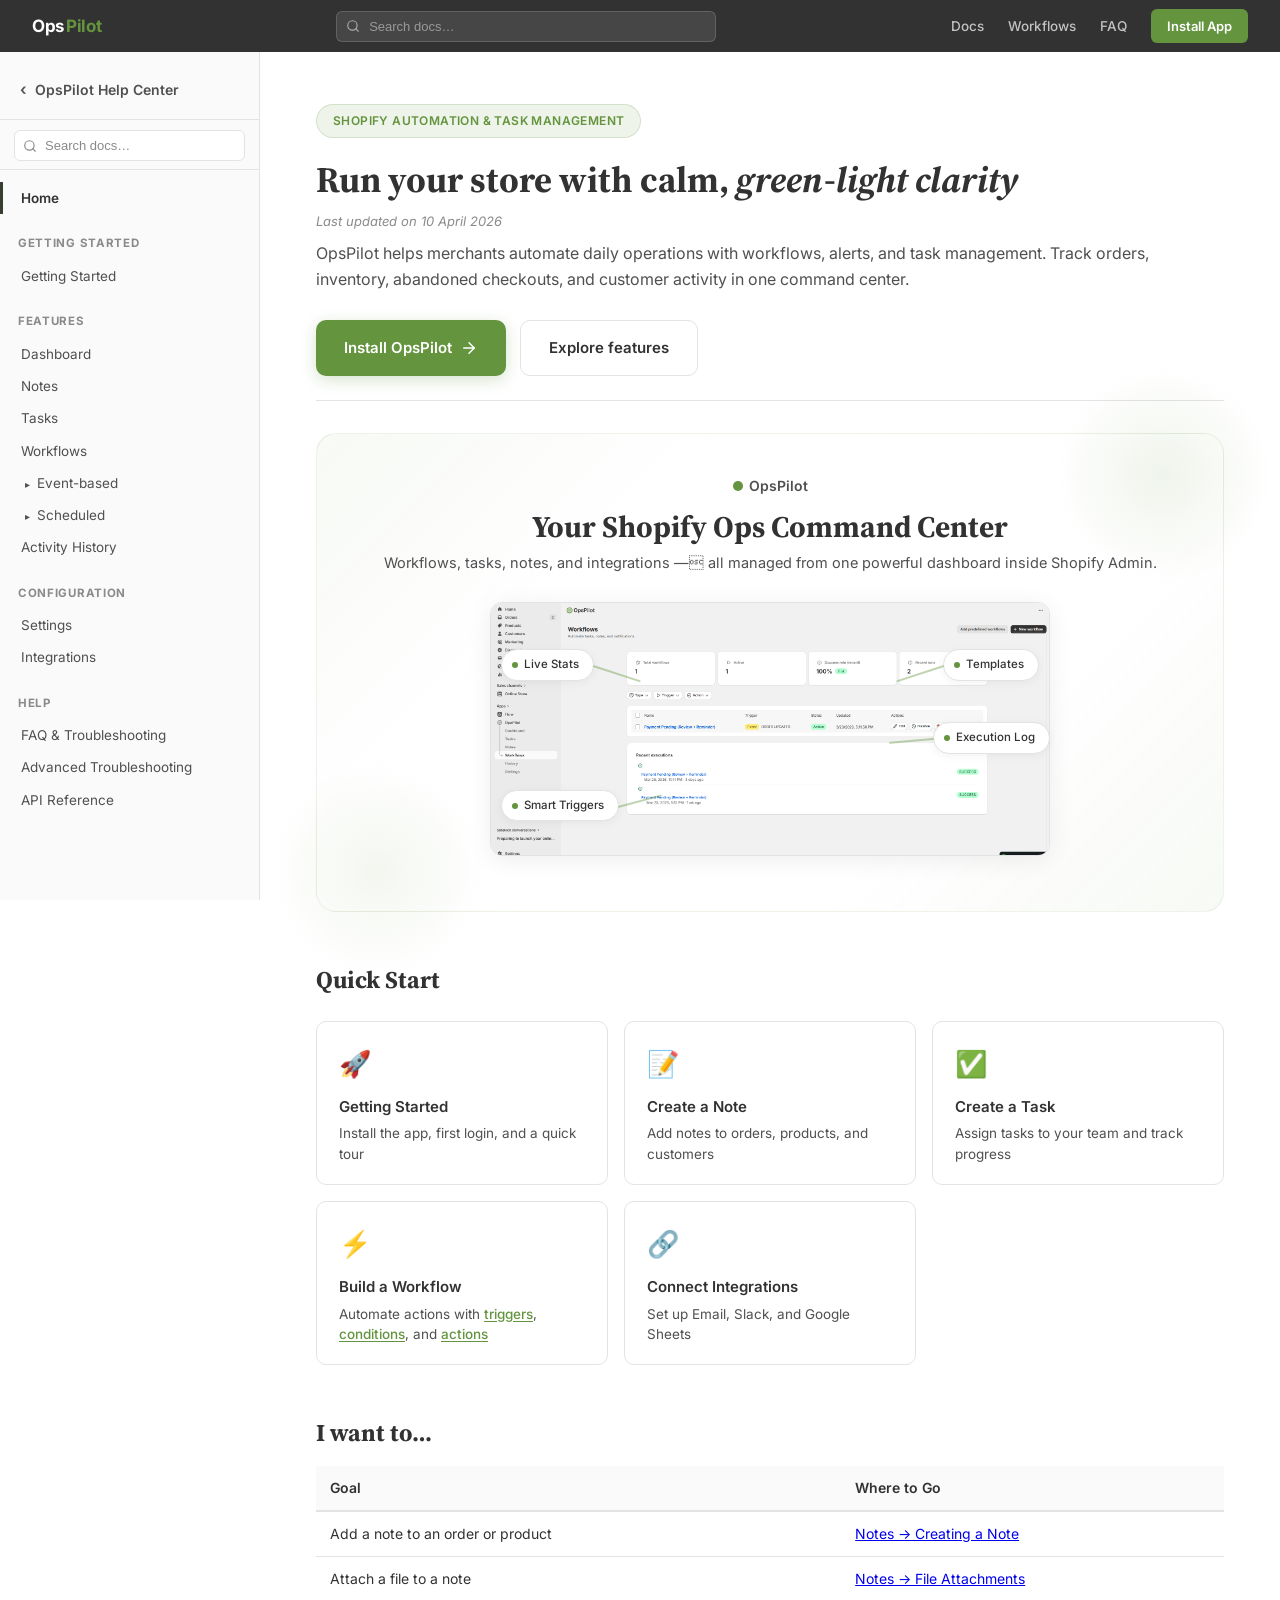
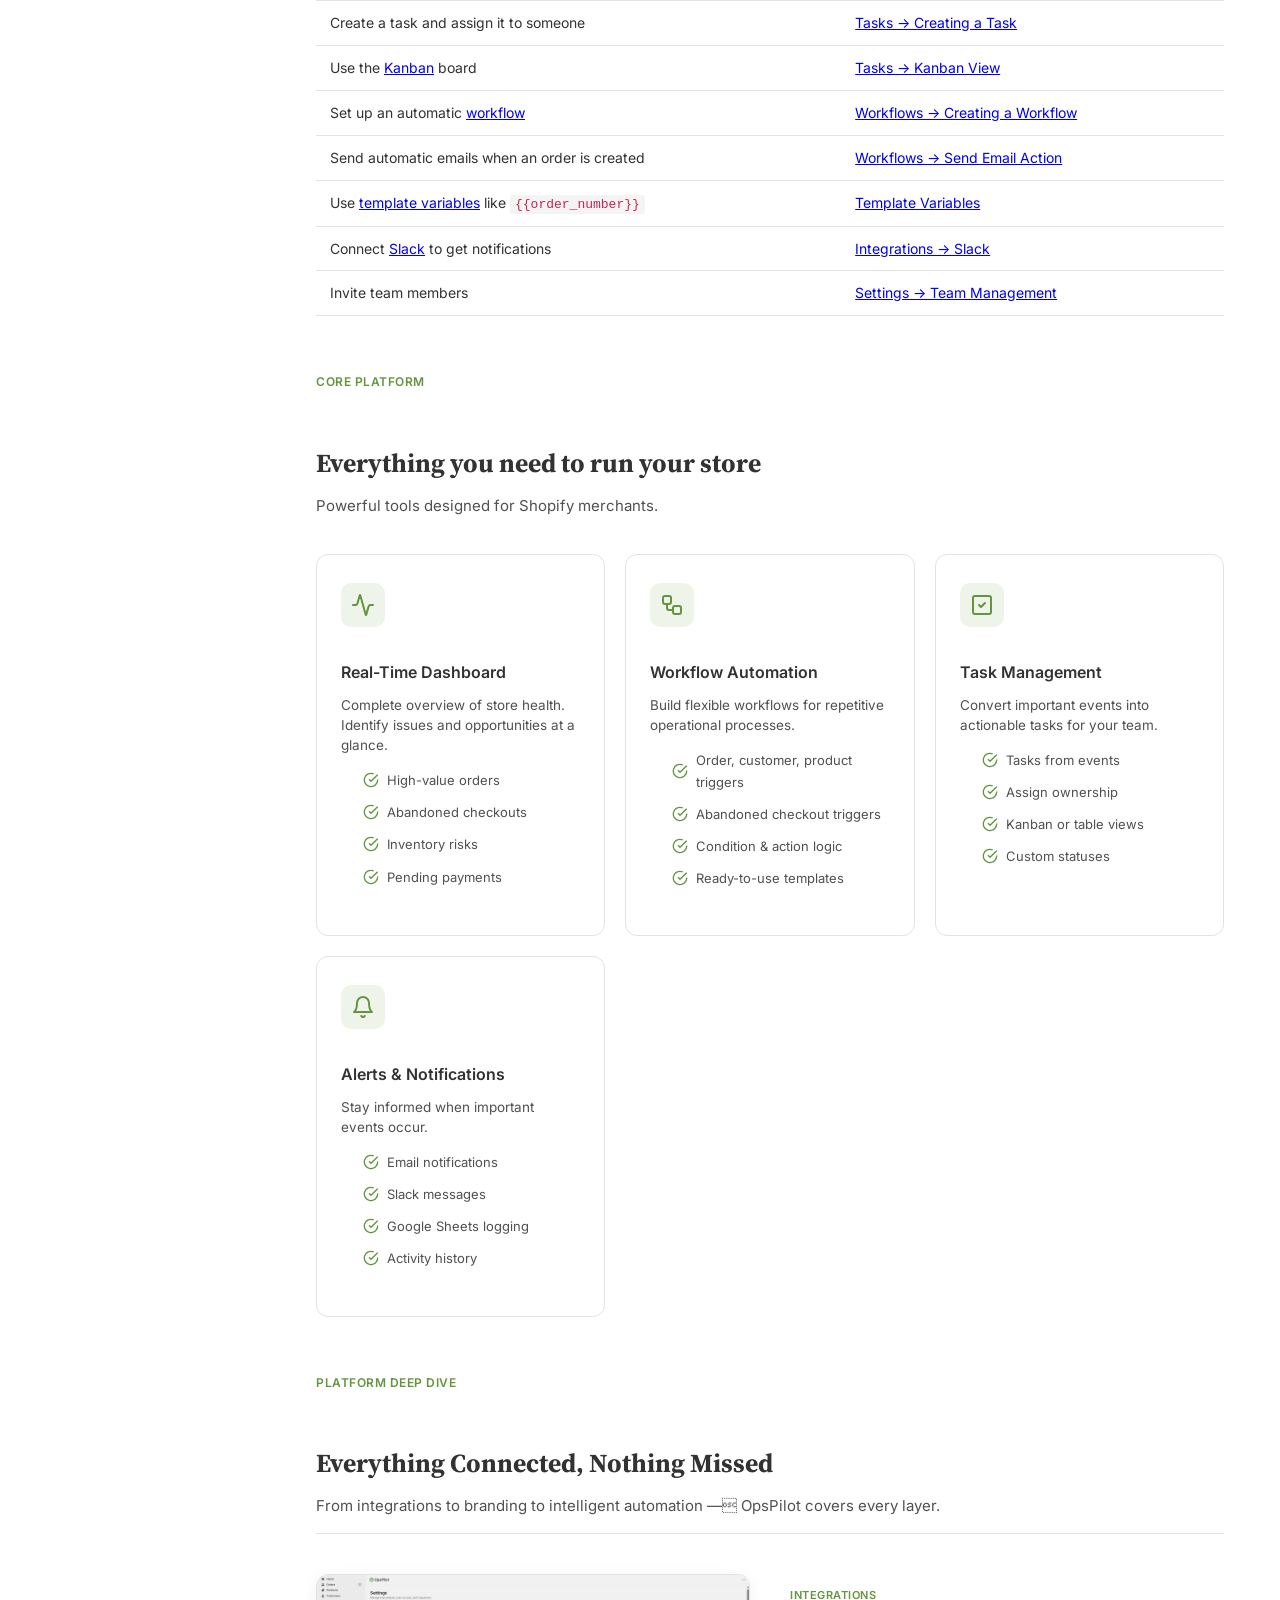
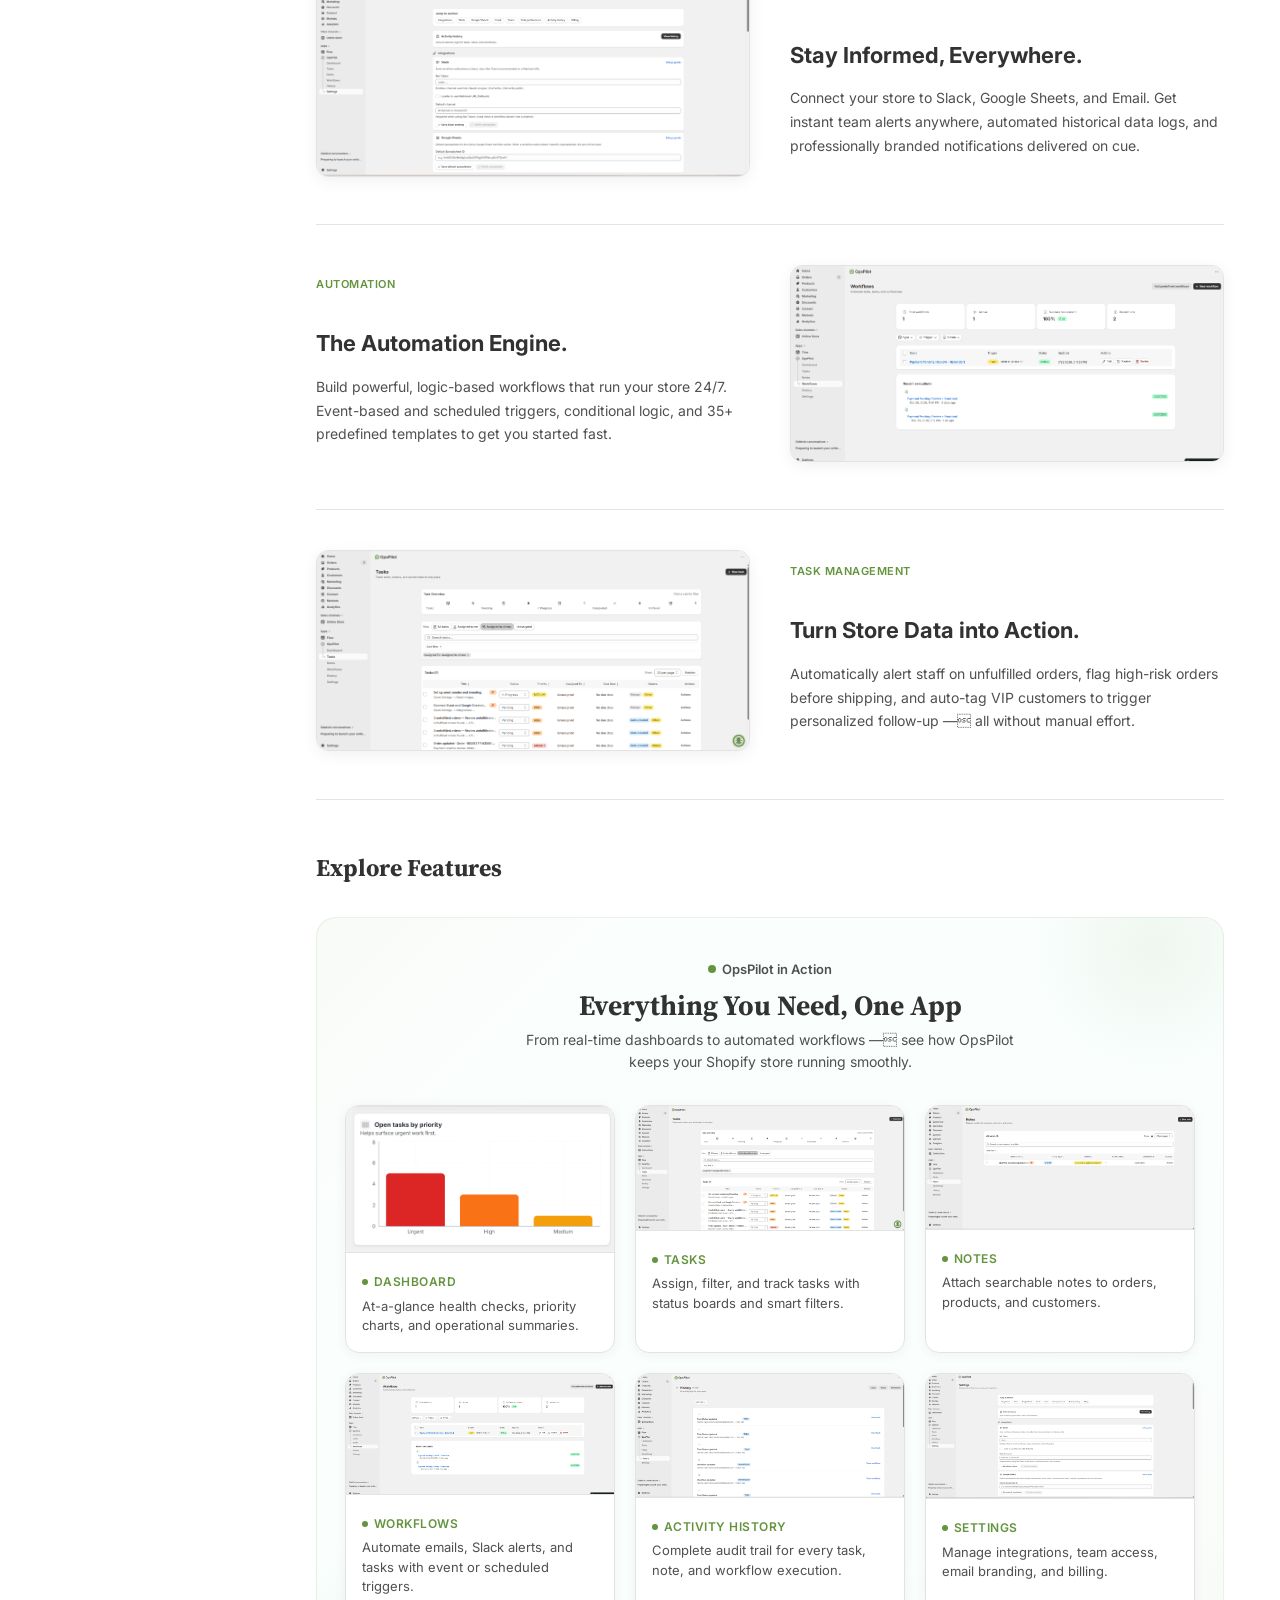
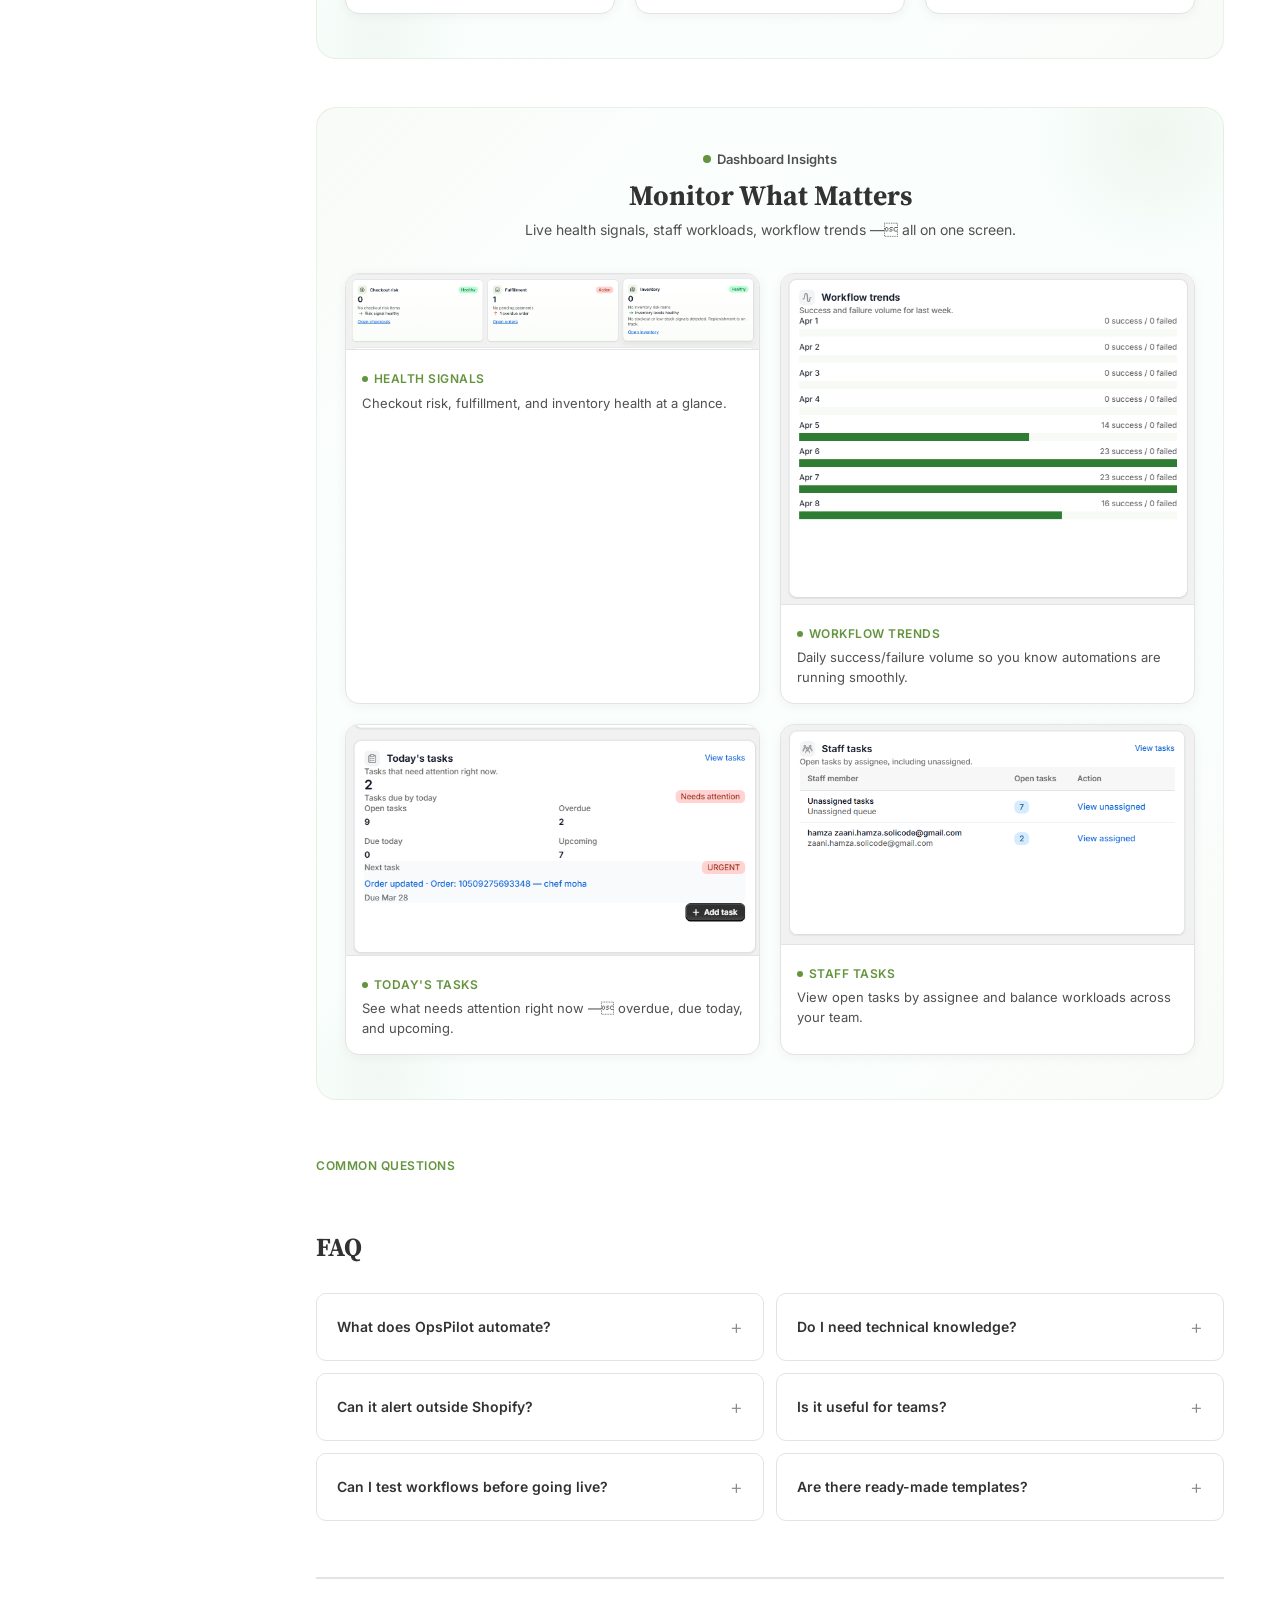
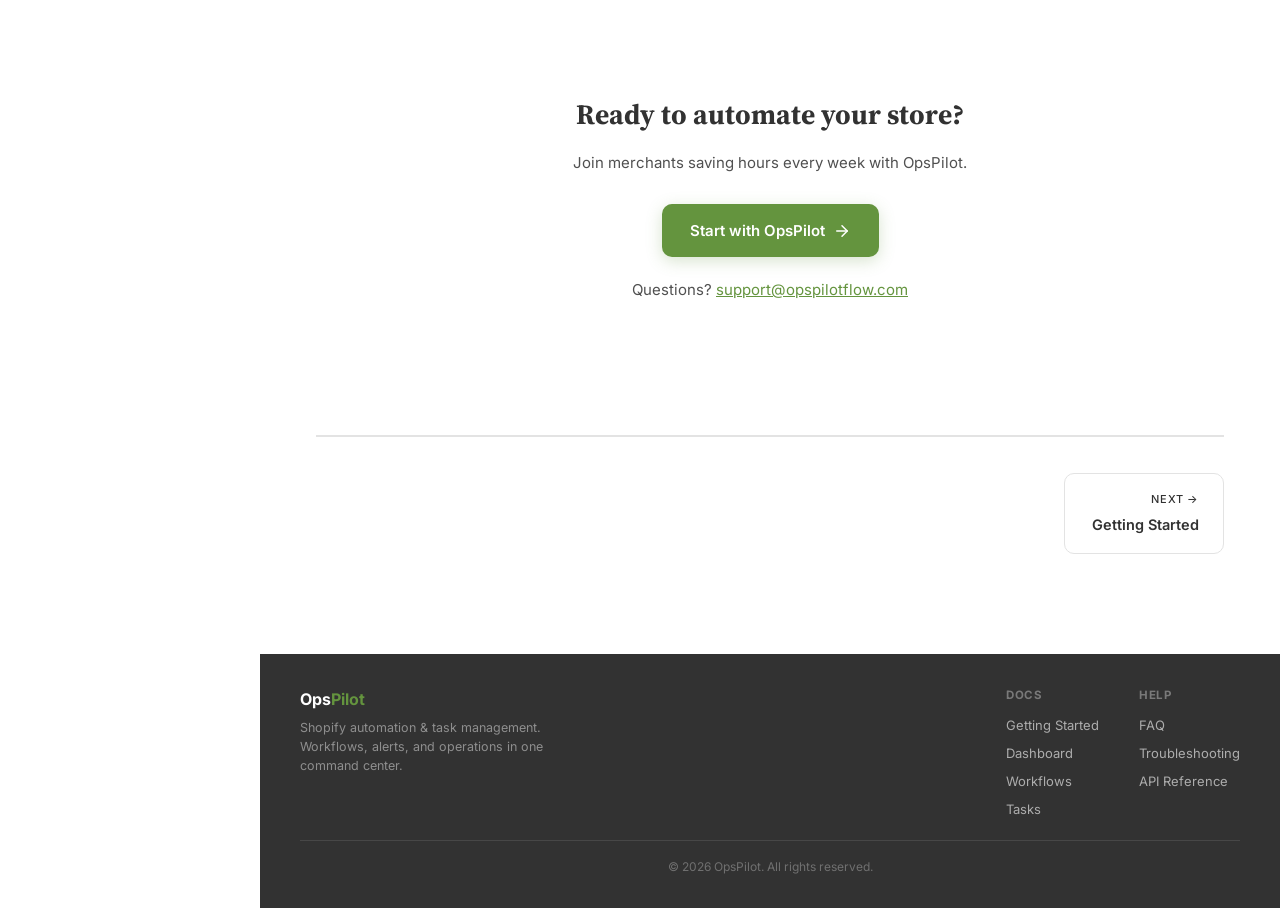
<file: index.html>
<!DOCTYPE html>
<html lang="en">
<head>
  <meta charset="UTF-8" />
  <meta name="viewport" content="width=device-width, initial-scale=1.0" />
  <title>OpsPilot — Help Center</title>
  <link rel="stylesheet" href="styles.css" />
</head>
<body>

<header class="site-header">
  <a class="site-header-logo" href="index.html"><span class="logo-ops">Ops</span><span class="logo-pilot">Pilot</span></a>
  <div class="header-search">
    <input type="text" id="header-doc-search" placeholder="Search docs…" autocomplete="off" />
    <div id="header-search-results" class="header-search-results" style="display:none;"></div>
  </div>
  <nav class="site-header-nav">
    <a href="getting-started.html">Docs</a>
    <a href="workflows.html">Workflows</a>
    <a href="faq.html">FAQ</a>
    <a href="https://apps.shopify.com/" class="header-btn">Install App</a>
  </nav>
</header>

<div class="sidebar-overlay" id="overlay" onclick="toggleSidebar()"></div>

<aside class="sidebar" id="sidebar">
  <div class="sidebar-header">
    <a class="logo" href="index.html"><span class="back-arrow">&lsaquo;</span> OpsPilot Help Center</a>
  </div>
  <div class="sidebar-search">
    <input type="text" id="doc-search" placeholder="Search docs…" autocomplete="off" />
    <div id="search-results" class="search-results" style="display:none;"></div>
  </div>
  <nav>
    <a href="index.html" class="active">Home</a>
    <div class="section-label">Getting Started</div>
    <a href="getting-started.html">Getting Started</a>
    <div class="section-label">Features</div>
    <a href="dashboard.html">Dashboard</a>
    <a href="notes.html">Notes</a>
    <a href="tasks.html">Tasks</a>
    <div class="nav-tree">
      <a href="workflows.html">Workflows</a>
      <div class="tree-branch">
        <div class="tree-node">
          <a href="workflows.html#event-based-triggers" class="tree-toggle" onclick="toggleTree(this)">
            <span class="tree-arrow">&#9656;</span> Event-based
          </a>
          <div class="tree-children">
            <a href="workflows.html#event-based-triggers">Triggers</a>
            <a href="workflows.html#conditions">Conditions</a>
            <a href="workflows.html#actions">Actions</a>
            <a href="template-variables.html">Template Variables</a>
            <a href="workflows.html#delayed-actions">Delayed Actions</a>
            <a href="workflows.html#deduplication">Deduplication</a>
          </div>
        </div>
        <div class="tree-node">
          <a href="workflows.html#scheduled-workflows" class="tree-toggle" onclick="toggleTree(this)">
            <span class="tree-arrow">&#9656;</span> Scheduled
          </a>
          <div class="tree-children">
            <a href="workflows.html#scheduled-trigger">Scheduled Trigger</a>
            <a href="workflows.html#scheduled-workflows">Scheduled Workflows</a>
          </div>
        </div>
      </div>
    </div>
    <a href="activity.html">Activity History</a>
    <div class="section-label">Configuration</div>
    <a href="settings.html">Settings</a>
    <a href="integrations.html">Integrations</a>
    <div class="section-label">Help</div>
    <a href="faq.html">FAQ &amp; Troubleshooting</a>
    <a href="troubleshooting.html">Advanced Troubleshooting</a>
    <a href="api-reference.html">API Reference</a>
  </nav>
</aside>

<div class="main">
  <button class="hamburger" onclick="toggleSidebar()">&#9776;</button>
  <div class="content">

    <div class="section-hero">
      <div class="hero-badge">Shopify Automation &amp; Task Management</div>
      <h1>Run your store with calm, <em>green-light clarity</em></h1>
      <div class="last-updated">Last updated on 10 April 2026</div>
      <p>OpsPilot helps merchants automate daily operations with workflows, alerts, and task management. Track orders, inventory, abandoned checkouts, and customer activity in one command center.</p>
      <div class="hero-actions">
        <a class="btn-hero btn-hero-primary" href="https://apps.shopify.com/">Install OpsPilot <svg width="18" height="18" viewBox="0 0 24 24" fill="none" stroke="currentColor" stroke-width="2" stroke-linecap="round" stroke-linejoin="round"><path d="M5 12h14"/><path d="m12 5 7 7-7 7"/></svg></a>
        <a class="btn-hero btn-hero-secondary" href="#explore-features">Explore features</a>
      </div>
    </div>

    <!-- ── HERO SHOWCASE ── -->
    <div class="feature-showcase">
      <div class="blob-tr"></div>
      <div class="blob-bl"></div>
      <div class="showcase-logo">
        <span class="showcase-logo-dot"></span> OpsPilot
      </div>
      <div class="showcase-title">Your Shopify Ops Command Center</div>
      <div class="showcase-subtitle">Workflows, tasks, notes, and integrations — all managed from one powerful dashboard inside Shopify Admin.</div>
      <div class="showcase-body">
        <img class="showcase-image" src="images/workflows_list_.png" alt="OpsPilot Workflows overview showing stats, workflow list, and recent executions" />
        <span class="showcase-annotation ann-left ann-pos-tl" style="--ann-w:50px;--ann-rot:18deg" data-tip="Track total, active, and success rates at a glance">
          <span class="ann-icon"></span> Live Stats
        </span>
        <span class="showcase-annotation ann-left ann-pos-bl" style="--ann-w:45px;--ann-rot:-15deg" data-tip="Event-based and scheduled automation triggers">
          <span class="ann-icon"></span> Smart Triggers
        </span>
        <span class="showcase-annotation ann-right ann-pos-tr" style="--ann-w:50px;--ann-rot:-18deg" data-tip="Use predefined templates or create custom workflows">
          <span class="ann-icon"></span> Templates
        </span>
        <span class="showcase-annotation ann-right ann-pos-mr" style="--ann-w:45px;--ann-rot:-5deg" data-tip="Full execution history with success/failure status">
          <span class="ann-icon"></span> Execution Log
        </span>
      </div>
    </div>


    <h2 id="quick-start">Quick Start</h2>
    <div class="quick-links">
      <a class="quick-link" href="getting-started.html">
        <div class="ql-icon">🚀</div>
        <div class="ql-title">Getting Started</div>
        <div class="ql-desc">Install the app, first login, and a quick tour</div>
      </a>
      <a class="quick-link" href="notes.html">
        <div class="ql-icon">📝</div>
        <div class="ql-title">Create a Note</div>
        <div class="ql-desc">Add notes to orders, products, and customers</div>
      </a>
      <a class="quick-link" href="tasks.html">
        <div class="ql-icon">✅</div>
        <div class="ql-title">Create a Task</div>
        <div class="ql-desc">Assign tasks to your team and track progress</div>
      </a>
      <div class="quick-link">
        <div class="ql-icon">⚡</div>
        <div class="ql-title"><a href="workflows.html" style="text-decoration:none;color:inherit">Build a Workflow</a></div>
        <div class="ql-desc">Automate actions with <a href="workflows.html#triggers">triggers</a>, <a href="workflows.html#conditions">conditions</a>, and <a href="workflows.html#actions">actions</a></div>
      </div>
      <a class="quick-link" href="integrations.html">
        <div class="ql-icon">🔗</div>
        <div class="ql-title">Connect Integrations</div>
        <div class="ql-desc">Set up Email, Slack, and Google Sheets</div>
      </a>
    </div>

    <h2 id="i-want-to">I want to…</h2>
    <table>
      <thead><tr><th>Goal</th><th>Where to Go</th></tr></thead>
      <tbody>
        <tr><td>Add a note to an order or product</td><td><a href="notes.html#creating-a-note">Notes → Creating a Note</a></td></tr>
        <tr><td>Attach a file to a note</td><td><a href="notes.html#attaching-files">Notes → File Attachments</a></td></tr>
        <tr><td>Create a task and assign it to someone</td><td><a href="tasks.html#creating-a-task">Tasks → Creating a Task</a></td></tr>
        <tr><td>Use the <a href="tasks.html#kanban-board-view">Kanban</a> board</td><td><a href="tasks.html#kanban-board-view">Tasks → Kanban View</a></td></tr>
        <tr><td>Set up an automatic <a href="workflows.html#creating-a-workflow">workflow</a></td><td><a href="workflows.html#creating-a-workflow">Workflows → Creating a Workflow</a></td></tr>
        <tr><td>Send automatic emails when an order is created</td><td><a href="workflows.html#send-email">Workflows → Send Email Action</a></td></tr>
        <tr><td>Use <a href="template-variables.html">template variables</a> like <code>{{order_number}}</code></td><td><a href="template-variables.html">Template Variables</a></td></tr>
        <tr><td>Connect <a href="integrations.html#slack-integration">Slack</a> to get notifications</td><td><a href="integrations.html#slack-integration">Integrations → Slack</a></td></tr>
        <tr><td>Invite team members</td><td><a href="settings.html#team-management">Settings → Team Management</a></td></tr>
      </tbody>
    </table>

    <!-- ── CORE PLATFORM FEATURES ── -->
    <div class="lp-section-header" style="margin-top:56px;">
      <p class="lp-eyebrow">Core Platform</p>
      <h2 class="lp-section-title" id="core-features">Everything you need to run your store</h2>
      <p class="lp-section-sub">Powerful tools designed for Shopify merchants.</p>
    </div>
    <div class="lp-features">
      <article class="lp-card">
        <div class="lp-card-icon"><svg width="24" height="24" viewBox="0 0 24 24" fill="none" stroke="currentColor" stroke-width="2" stroke-linecap="round" stroke-linejoin="round"><path d="M22 12h-2.48a2 2 0 0 0-1.93 1.46l-2.35 8.36a.25.25 0 0 1-.48 0L9.24 2.18a.25.25 0 0 0-.48 0l-2.35 8.36A2 2 0 0 1 4.49 12H2"/></svg></div>
        <h3>Real-Time Dashboard</h3>
        <p>Complete overview of store health. Identify issues and opportunities at a glance.</p>
        <ul class="lp-card-list">
          <li><svg viewBox="0 0 24 24" fill="none" stroke="currentColor" stroke-width="2"><path d="M22 11.08V12a10 10 0 1 1-5.93-9.14"/><path d="m9 11 3 3L22 4"/></svg> High-value orders</li>
          <li><svg viewBox="0 0 24 24" fill="none" stroke="currentColor" stroke-width="2"><path d="M22 11.08V12a10 10 0 1 1-5.93-9.14"/><path d="m9 11 3 3L22 4"/></svg> Abandoned checkouts</li>
          <li><svg viewBox="0 0 24 24" fill="none" stroke="currentColor" stroke-width="2"><path d="M22 11.08V12a10 10 0 1 1-5.93-9.14"/><path d="m9 11 3 3L22 4"/></svg> Inventory risks</li>
          <li><svg viewBox="0 0 24 24" fill="none" stroke="currentColor" stroke-width="2"><path d="M22 11.08V12a10 10 0 1 1-5.93-9.14"/><path d="m9 11 3 3L22 4"/></svg> Pending payments</li>
        </ul>
      </article>
      <article class="lp-card">
        <div class="lp-card-icon"><svg width="24" height="24" viewBox="0 0 24 24" fill="none" stroke="currentColor" stroke-width="2" stroke-linecap="round" stroke-linejoin="round"><rect x="3" y="3" width="8" height="8" rx="2"/><rect x="13" y="13" width="8" height="8" rx="2"/><path d="M7 11v4a2 2 0 0 0 2 2h4"/></svg></div>
        <h3>Workflow Automation</h3>
        <p>Build flexible workflows for repetitive operational processes.</p>
        <ul class="lp-card-list">
          <li><svg viewBox="0 0 24 24" fill="none" stroke="currentColor" stroke-width="2"><path d="M22 11.08V12a10 10 0 1 1-5.93-9.14"/><path d="m9 11 3 3L22 4"/></svg> Order, customer, product triggers</li>
          <li><svg viewBox="0 0 24 24" fill="none" stroke="currentColor" stroke-width="2"><path d="M22 11.08V12a10 10 0 1 1-5.93-9.14"/><path d="m9 11 3 3L22 4"/></svg> Abandoned checkout triggers</li>
          <li><svg viewBox="0 0 24 24" fill="none" stroke="currentColor" stroke-width="2"><path d="M22 11.08V12a10 10 0 1 1-5.93-9.14"/><path d="m9 11 3 3L22 4"/></svg> Condition &amp; action logic</li>
          <li><svg viewBox="0 0 24 24" fill="none" stroke="currentColor" stroke-width="2"><path d="M22 11.08V12a10 10 0 1 1-5.93-9.14"/><path d="m9 11 3 3L22 4"/></svg> Ready-to-use templates</li>
        </ul>
      </article>
      <article class="lp-card">
        <div class="lp-card-icon"><svg width="24" height="24" viewBox="0 0 24 24" fill="none" stroke="currentColor" stroke-width="2" stroke-linecap="round" stroke-linejoin="round"><rect x="3" y="3" width="18" height="18" rx="2"/><path d="m9 12 2 2 4-4"/></svg></div>
        <h3>Task Management</h3>
        <p>Convert important events into actionable tasks for your team.</p>
        <ul class="lp-card-list">
          <li><svg viewBox="0 0 24 24" fill="none" stroke="currentColor" stroke-width="2"><path d="M22 11.08V12a10 10 0 1 1-5.93-9.14"/><path d="m9 11 3 3L22 4"/></svg> Tasks from events</li>
          <li><svg viewBox="0 0 24 24" fill="none" stroke="currentColor" stroke-width="2"><path d="M22 11.08V12a10 10 0 1 1-5.93-9.14"/><path d="m9 11 3 3L22 4"/></svg> Assign ownership</li>
          <li><svg viewBox="0 0 24 24" fill="none" stroke="currentColor" stroke-width="2"><path d="M22 11.08V12a10 10 0 1 1-5.93-9.14"/><path d="m9 11 3 3L22 4"/></svg> Kanban or table views</li>
          <li><svg viewBox="0 0 24 24" fill="none" stroke="currentColor" stroke-width="2"><path d="M22 11.08V12a10 10 0 1 1-5.93-9.14"/><path d="m9 11 3 3L22 4"/></svg> Custom statuses</li>
        </ul>
      </article>
      <article class="lp-card">
        <div class="lp-card-icon"><svg width="24" height="24" viewBox="0 0 24 24" fill="none" stroke="currentColor" stroke-width="2" stroke-linecap="round" stroke-linejoin="round"><path d="M6 8a6 6 0 0 1 12 0c0 7 3 9 3 9H3s3-2 3-9"/><path d="M10.3 21a1.94 1.94 0 0 0 3.4 0"/></svg></div>
        <h3>Alerts &amp; Notifications</h3>
        <p>Stay informed when important events occur.</p>
        <ul class="lp-card-list">
          <li><svg viewBox="0 0 24 24" fill="none" stroke="currentColor" stroke-width="2"><path d="M22 11.08V12a10 10 0 1 1-5.93-9.14"/><path d="m9 11 3 3L22 4"/></svg> Email notifications</li>
          <li><svg viewBox="0 0 24 24" fill="none" stroke="currentColor" stroke-width="2"><path d="M22 11.08V12a10 10 0 1 1-5.93-9.14"/><path d="m9 11 3 3L22 4"/></svg> Slack messages</li>
          <li><svg viewBox="0 0 24 24" fill="none" stroke="currentColor" stroke-width="2"><path d="M22 11.08V12a10 10 0 1 1-5.93-9.14"/><path d="m9 11 3 3L22 4"/></svg> Google Sheets logging</li>
          <li><svg viewBox="0 0 24 24" fill="none" stroke="currentColor" stroke-width="2"><path d="M22 11.08V12a10 10 0 1 1-5.93-9.14"/><path d="m9 11 3 3L22 4"/></svg> Activity history</li>
        </ul>
      </article>
    </div>

    <!-- ── SPOTLIGHT — Alternating rows ── -->
    <div class="lp-spotlight">
      <div class="lp-section-header">
        <p class="lp-eyebrow">Platform Deep Dive</p>
        <h2 class="lp-section-title">Everything Connected, Nothing Missed</h2>
        <p class="lp-section-sub">From integrations to branding to intelligent automation — OpsPilot covers every layer.</p>
      </div>
      <div class="lp-spotlight-row">
        <div class="lp-spotlight-img"><img src="images/settings/Screenshot%202026-04-08%20175929.png" alt="Stay Informed Everywhere — Slack, Email, Google Sheets" loading="lazy" /></div>
        <div class="lp-spotlight-text">
          <p class="lp-eyebrow">Integrations</p>
          <h3>Stay Informed, Everywhere.</h3>
          <p>Connect your store to Slack, Google Sheets, and Email. Get instant team alerts anywhere, automated historical data logs, and professionally branded notifications delivered on cue.</p>
        </div>
      </div>
      <div class="lp-spotlight-row reverse">
        <div class="lp-spotlight-img"><img src="images/workflows_list_.png" alt="The Automation Engine — Workflows" loading="lazy" /></div>
        <div class="lp-spotlight-text">
          <p class="lp-eyebrow">Automation</p>
          <h3>The Automation Engine.</h3>
          <p>Build powerful, logic-based workflows that run your store 24/7. Event-based and scheduled triggers, conditional logic, and 35+ predefined templates to get you started fast.</p>
        </div>
      </div>
      <div class="lp-spotlight-row">
        <div class="lp-spotlight-img"><img src="images/tasks/Screenshot%202026-04-09%20142352.png" alt="Turn Alerts into Action — Kanban tasks" loading="lazy" /></div>
        <div class="lp-spotlight-text">
          <p class="lp-eyebrow">Task Management</p>
          <h3>Turn Store Data into Action.</h3>
          <p>Automatically alert staff on unfulfilled orders, flag high-risk orders before shipping, and auto-tag VIP customers to trigger personalized follow-up — all without manual effort.</p>
        </div>
      </div>
    </div>

    <!-- ── FEATURE HIGHLIGHTS ── -->
    <h2 id="explore-features">Explore Features</h2>
    <div class="pro-showcase">
      <div class="pro-showcase-header">
        <div class="pro-showcase-logo">OpsPilot in Action</div>
        <div class="pro-showcase-title">Everything You Need, One App</div>
        <div class="pro-showcase-subtitle">From real-time dashboards to automated workflows — see how OpsPilot keeps your Shopify store running smoothly.</div>
      </div>

      <div class="pro-showcase-grid cols-3">
        <a href="dashboard.html" class="pro-card" style="text-decoration:none;color:inherit">
          <img class="pro-card-img" src="images/dashboard/Screenshot%202026-04-08%20183943.png" alt="Dashboard — Open tasks by priority chart" />
          <div class="pro-card-body">
            <div class="pro-card-label">Dashboard</div>
            <p class="pro-card-desc">At-a-glance health checks, priority charts, and operational summaries.</p>
          </div>
        </a>

        <a href="tasks.html" class="pro-card" style="text-decoration:none;color:inherit">
          <img class="pro-card-img" src="images/tasks/Screenshot%202026-04-09%20142352.png" alt="Tasks — overview with filters and status tracking" />
          <div class="pro-card-body">
            <div class="pro-card-label">Tasks</div>
            <p class="pro-card-desc">Assign, filter, and track tasks with status boards and smart filters.</p>
          </div>
        </a>

        <a href="notes.html" class="pro-card" style="text-decoration:none;color:inherit">
          <img class="pro-card-img" src="images/note/Screenshot%202026-04-09%20143148.png" alt="Notes — searchable notes linked to orders and products" />
          <div class="pro-card-body">
            <div class="pro-card-label">Notes</div>
            <p class="pro-card-desc">Attach searchable notes to orders, products, and customers.</p>
          </div>
        </a>

        <a href="workflows.html" class="pro-card" style="text-decoration:none;color:inherit">
          <img class="pro-card-img" src="images/workflows_list_.png" alt="Workflows — automation list with triggers and execution log" />
          <div class="pro-card-body">
            <div class="pro-card-label">Workflows</div>
            <p class="pro-card-desc">Automate emails, Slack alerts, and tasks with event or scheduled triggers.</p>
          </div>
        </a>

        <a href="activity.html" class="pro-card" style="text-decoration:none;color:inherit">
          <img class="pro-card-img" src="images/history/Screenshot%202026-04-09%20143316.png" alt="Activity History — full log of all task, note, and workflow changes" />
          <div class="pro-card-body">
            <div class="pro-card-label">Activity History</div>
            <p class="pro-card-desc">Complete audit trail for every task, note, and workflow execution.</p>
          </div>
        </a>

        <a href="settings.html" class="pro-card" style="text-decoration:none;color:inherit">
          <img class="pro-card-img" src="images/settings/Screenshot%202026-04-08%20175929.png" alt="Settings — integrations, team management, and billing" />
          <div class="pro-card-body">
            <div class="pro-card-label">Settings</div>
            <p class="pro-card-desc">Manage integrations, team access, email branding, and billing.</p>
          </div>
        </a>
      </div>
    </div>

    <!-- ── DASHBOARD DEEP DIVE ── -->
    <div class="pro-showcase" style="margin-top:12px">
      <div class="pro-showcase-header">
        <div class="pro-showcase-logo">Dashboard Insights</div>
        <div class="pro-showcase-title">Monitor What Matters</div>
        <div class="pro-showcase-subtitle">Live health signals, staff workloads, workflow trends — all on one screen.</div>
      </div>

      <div class="pro-showcase-grid cols-2">
        <div class="pro-card">
          <img class="pro-card-img" src="images/dashboard/Screenshot%202026-04-08%20183754.png" alt="Health cards — checkout risk, fulfillment, and inventory status" />
          <div class="pro-card-body">
            <div class="pro-card-label">Health Signals</div>
            <p class="pro-card-desc">Checkout risk, fulfillment, and inventory health at a glance.</p>
          </div>
        </div>

        <div class="pro-card">
          <img class="pro-card-img" src="images/dashboard/Screenshot%202026-04-08%20184024.png" alt="Workflow trends — daily success and failure chart" />
          <div class="pro-card-body">
            <div class="pro-card-label">Workflow Trends</div>
            <p class="pro-card-desc">Daily success/failure volume so you know automations are running smoothly.</p>
          </div>
        </div>

        <div class="pro-card">
          <img class="pro-card-img" src="images/dashboard/Screenshot%202026-04-08%20183912.png" alt="Today's tasks panel with due dates and urgency" />
          <div class="pro-card-body">
            <div class="pro-card-label">Today's Tasks</div>
            <p class="pro-card-desc">See what needs attention right now — overdue, due today, and upcoming.</p>
          </div>
        </div>

        <div class="pro-card">
          <img class="pro-card-img" src="images/dashboard/Screenshot%202026-04-08%20184004.png" alt="Staff tasks — workload split by team member" />
          <div class="pro-card-body">
            <div class="pro-card-label">Staff Tasks</div>
            <p class="pro-card-desc">View open tasks by assignee and balance workloads across your team.</p>
          </div>
        </div>
      </div>
    </div>

    <!-- ── FAQ ── -->
    <div class="lp-faq">
      <div class="lp-section-header">
        <p class="lp-eyebrow">Common Questions</p>
        <h2 class="lp-section-title">FAQ</h2>
      </div>
      <div class="lp-faq-grid">
        <details class="lp-faq-item">
          <summary class="lp-faq-q"><span>What does OpsPilot automate?</span><span class="lp-faq-marker">+</span></summary>
          <p class="lp-faq-a">Operational follow-up across orders, customers, products, inventory, checkouts, and scheduled workflows.</p>
        </details>
        <details class="lp-faq-item">
          <summary class="lp-faq-q"><span>Do I need technical knowledge?</span><span class="lp-faq-marker">+</span></summary>
          <p class="lp-faq-a">No. Use templates or the visual builder — no code needed.</p>
        </details>
        <details class="lp-faq-item">
          <summary class="lp-faq-q"><span>Can it alert outside Shopify?</span><span class="lp-faq-marker">+</span></summary>
          <p class="lp-faq-a">Yes. Slack, email, and Google Sheets integrations are built in.</p>
        </details>
        <details class="lp-faq-item">
          <summary class="lp-faq-q"><span>Is it useful for teams?</span><span class="lp-faq-marker">+</span></summary>
          <p class="lp-faq-a">Yes — task assignments, notes, activity history, and shared workflows keep everyone aligned.</p>
        </details>
        <details class="lp-faq-item">
          <summary class="lp-faq-q"><span>Can I test workflows before going live?</span><span class="lp-faq-marker">+</span></summary>
          <p class="lp-faq-a">Yes. Run manually or test with the latest order payload to verify everything works.</p>
        </details>
        <details class="lp-faq-item">
          <summary class="lp-faq-q"><span>Are there ready-made templates?</span><span class="lp-faq-marker">+</span></summary>
          <p class="lp-faq-a">Yes. Built-in templates for common use cases that you can customize anytime.</p>
        </details>
      </div>
    </div>

    <!-- ── CTA ── -->
    <div class="lp-cta">
      <h2>Ready to automate your store?</h2>
      <p>Join merchants saving hours every week with OpsPilot.</p>
      <a class="btn-hero btn-hero-primary" href="https://apps.shopify.com/">Start with OpsPilot <svg width="18" height="18" viewBox="0 0 24 24" fill="none" stroke="currentColor" stroke-width="2" stroke-linecap="round" stroke-linejoin="round"><path d="M5 12h14"/><path d="m12 5 7 7-7 7"/></svg></a>
      <p class="lp-support-text">Questions? <a href="mailto:support@opspilotflow.com">support@opspilotflow.com</a></p>
    </div>

    <div class="page-nav">
      <span class="page-nav-btn page-nav-prev disabled"></span>
      <a class="page-nav-btn page-nav-next" href="getting-started.html"><span class="nav-label">Next &#8594;</span>Getting Started </a>
    </div>

  </div>
</div>

<footer class="site-footer">
  <div class="site-footer-inner">
    <div class="site-footer-brand">
      <a class="footer-logo" href="index.html"><span>Ops</span><span class="logo-pilot">Pilot</span></a>
      <p>Shopify automation &amp; task management. Workflows, alerts, and operations in one command center.</p>
    </div>
    <div class="site-footer-links">
      <div>
        <span class="footer-heading">Docs</span>
        <a href="getting-started.html">Getting Started</a>
        <a href="dashboard.html">Dashboard</a>
        <a href="workflows.html">Workflows</a>
        <a href="tasks.html">Tasks</a>
      </div>
      <div>
        <span class="footer-heading">Help</span>
        <a href="faq.html">FAQ</a>
        <a href="troubleshooting.html">Troubleshooting</a>
        <a href="api-reference.html">API Reference</a>
      </div>
    </div>
  </div>
  <div class="site-footer-bottom">&copy; 2026 OpsPilot. All rights reserved.</div>
</footer>

<script src="nav.js"></script>
<!-- Crisp Live Chat -->
<script type="text/javascript">
  window.$crisp=[];window.CRISP_WEBSITE_ID="6f9ec4d1-3401-45af-af1c-9f0f0315773c";
  (function(){var d=document;var s=d.createElement("script");s.src="https://client.crisp.chat/l.js";s.async=1;d.getElementsByTagName("head")[0].appendChild(s);})();
</script>
</body>
</html>
</file>
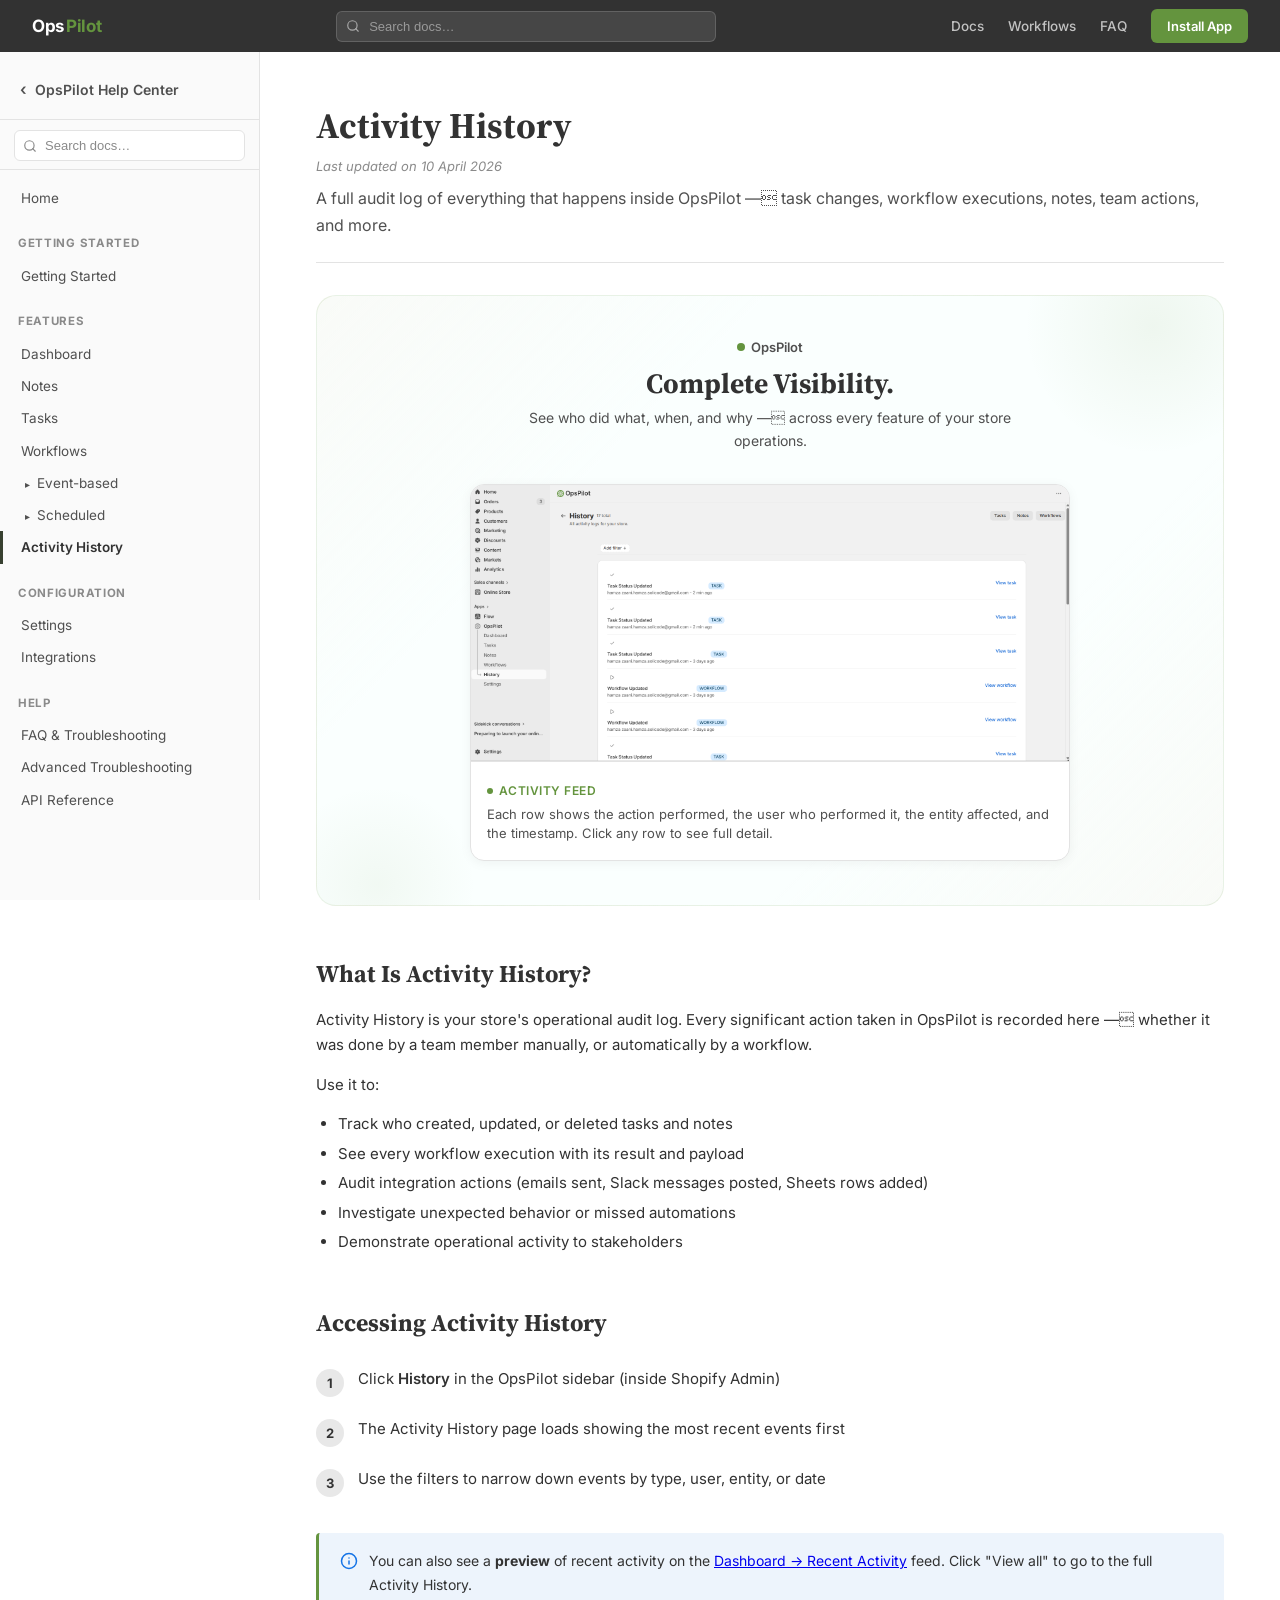
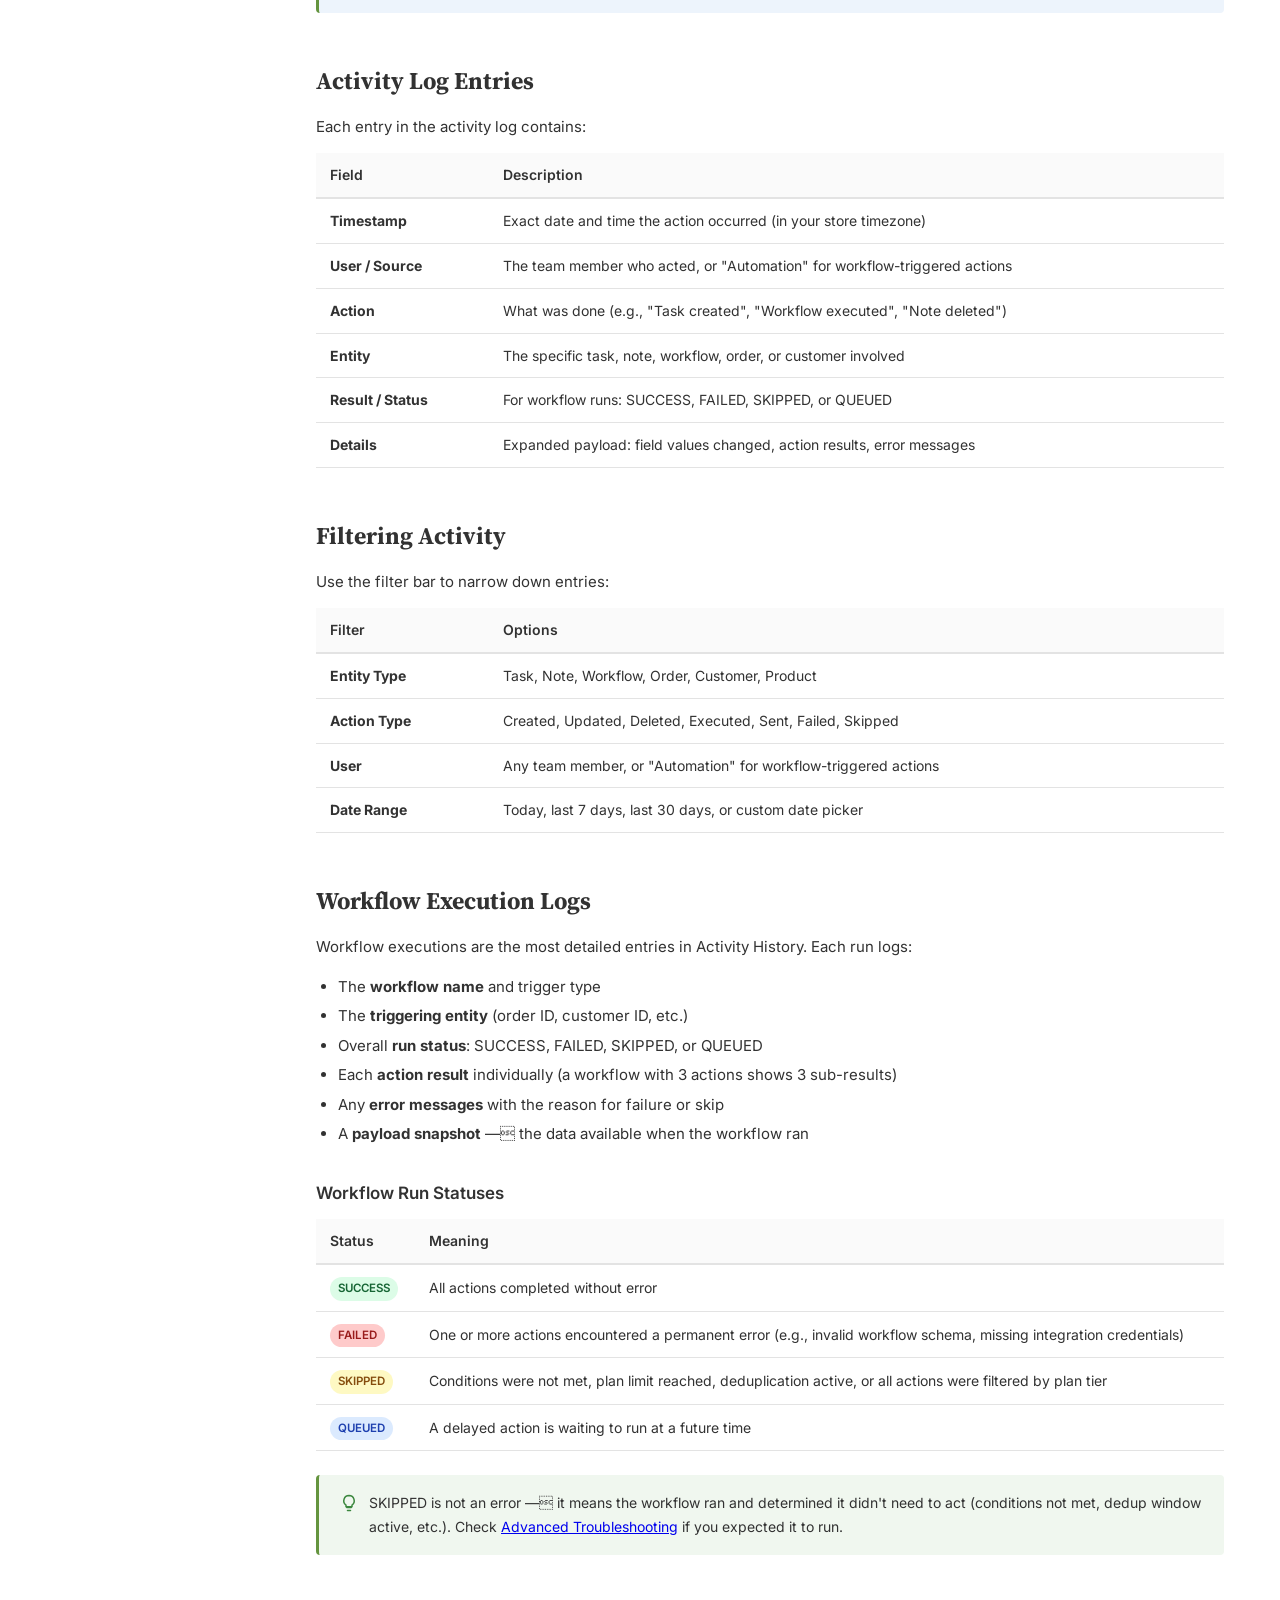
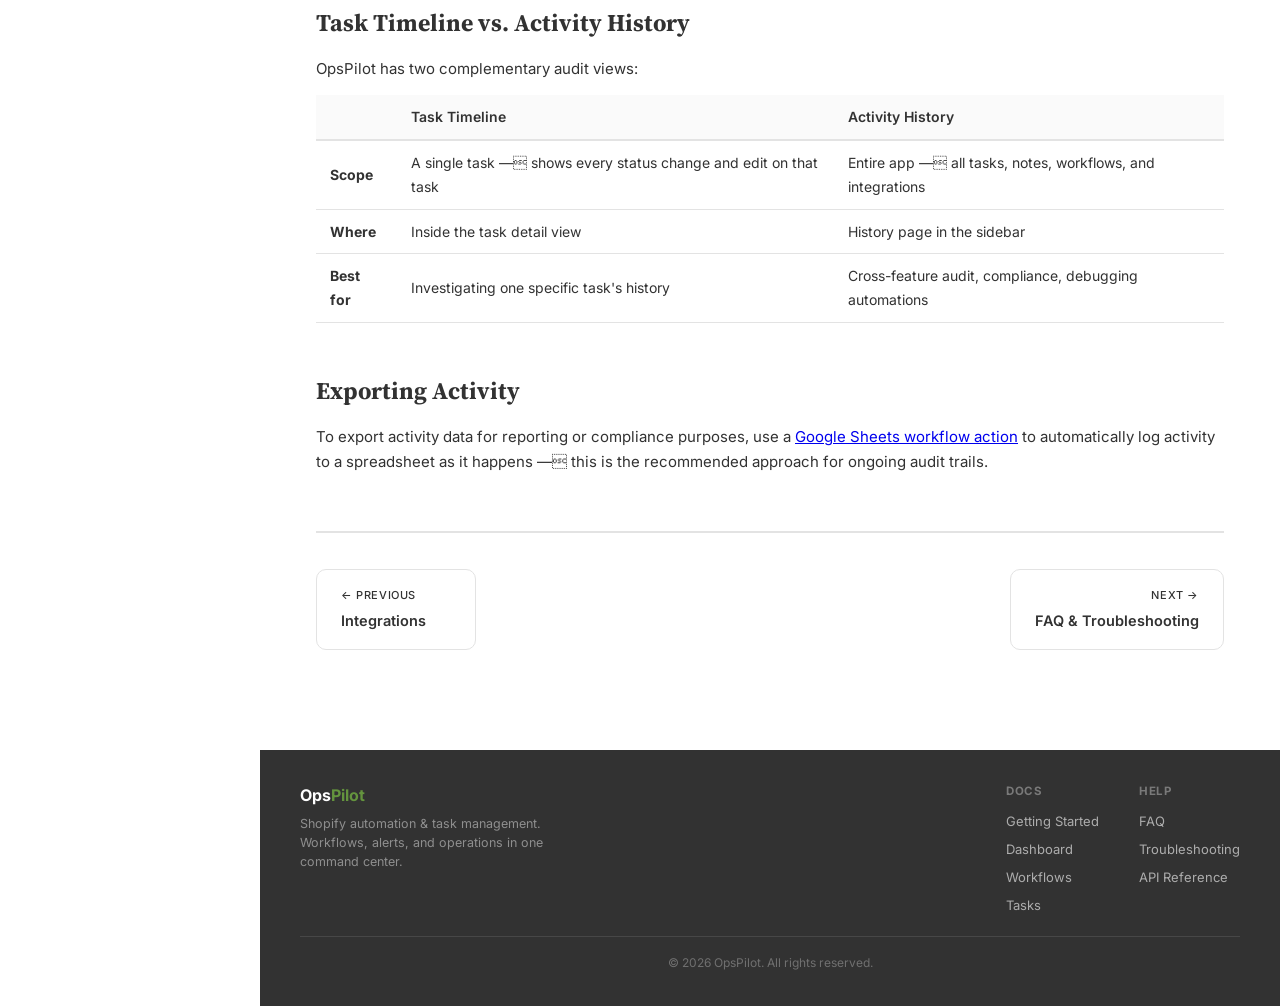
<file: activity.html>
<!DOCTYPE html>
<html lang="en">
<head>
  <meta charset="UTF-8" />
  <meta name="viewport" content="width=device-width, initial-scale=1.0" />
  <title>Activity History — OpsPilot</title>
  <link rel="stylesheet" href="styles.css" />
</head>
<body>

<header class="site-header">
  <a class="site-header-logo" href="index.html"><span class="logo-ops">Ops</span><span class="logo-pilot">Pilot</span></a>
  <div class="header-search">
    <input type="text" id="header-doc-search" placeholder="Search docs…" autocomplete="off" />
    <div id="header-search-results" class="header-search-results" style="display:none;"></div>
  </div>
  <nav class="site-header-nav">
    <a href="getting-started.html">Docs</a>
    <a href="workflows.html">Workflows</a>
    <a href="faq.html">FAQ</a>
    <a href="https://apps.shopify.com/" class="header-btn">Install App</a>
  </nav>
</header>

<div class="sidebar-overlay" id="overlay" onclick="toggleSidebar()"></div>

<aside class="sidebar" id="sidebar">
  <div class="sidebar-header">
    <a class="logo" href="index.html"><span class="back-arrow">&lsaquo;</span> OpsPilot Help Center</a>
  </div>
  <div class="sidebar-search">
    <input type="text" id="doc-search" placeholder="Search docs…" autocomplete="off" />
    <div id="search-results" class="search-results" style="display:none;"></div>
  </div>
  <nav>
    <a href="index.html">Home</a>
    <div class="section-label">Getting Started</div>
    <a href="getting-started.html">Getting Started</a>
    <div class="section-label">Features</div>
    <a href="dashboard.html">Dashboard</a>
    <a href="notes.html">Notes</a>
    <a href="tasks.html">Tasks</a>
    <div class="nav-tree">
      <a href="workflows.html">Workflows</a>
      <div class="tree-branch">
        <div class="tree-node">
          <a href="workflows.html#event-based-triggers" class="tree-toggle" onclick="toggleTree(this)">
            <span class="tree-arrow">&#9656;</span> Event-based
          </a>
          <div class="tree-children">
            <a href="workflows.html#event-based-triggers">Triggers</a>
            <a href="workflows.html#conditions">Conditions</a>
            <a href="workflows.html#actions">Actions</a>
            <a href="template-variables.html">Template Variables</a>
            <a href="workflows.html#delayed-actions">Delayed Actions</a>
            <a href="workflows.html#deduplication">Deduplication</a>
          </div>
        </div>
        <div class="tree-node">
          <a href="workflows.html#scheduled-workflows" class="tree-toggle" onclick="toggleTree(this)">
            <span class="tree-arrow">&#9656;</span> Scheduled
          </a>
          <div class="tree-children">
            <a href="workflows.html#scheduled-trigger">Scheduled Trigger</a>
            <a href="workflows.html#scheduled-workflows">Scheduled Workflows</a>
          </div>
        </div>
      </div>
    </div>
    <a href="activity.html" class="active">Activity History</a>
    <div class="section-label">Configuration</div>
    <a href="settings.html">Settings</a>
    <a href="integrations.html">Integrations</a>
    <div class="section-label">Help</div>
    <a href="faq.html">FAQ &amp; Troubleshooting</a>
    <a href="troubleshooting.html">Advanced Troubleshooting</a>
    <a href="api-reference.html">API Reference</a>
  </nav>
</aside>

<div class="main">
  <button class="hamburger" onclick="toggleSidebar()">&#9776;</button>
  <div class="content">

    <div class="section-hero">
      <h1>Activity History</h1>
      <div class="last-updated">Last updated on 10 April 2026</div>
      <p>A full audit log of everything that happens inside OpsPilot — task changes, workflow executions, notes, team actions, and more.</p>
    </div>

    <!-- Hero Showcase -->
    <div class="pro-showcase">
      <div class="pro-showcase-header">
        <div class="pro-showcase-logo">OpsPilot</div>
        <div class="pro-showcase-title">Complete Visibility.</div>
        <div class="pro-showcase-subtitle">See who did what, when, and why — across every feature of your store operations.</div>
      </div>
      <div class="pro-showcase-grid cols-1">
        <div class="pro-card">
          <img class="pro-card-img" src="images/history/Screenshot%202026-04-09%20143316.png" alt="Recent activity feed showing action log entries with user, action, and time" loading="lazy" />
          <div class="pro-card-body">
            <div class="pro-card-label">Activity Feed</div>
            <p class="pro-card-desc">Each row shows the action performed, the user who performed it, the entity affected, and the timestamp. Click any row to see full detail.</p>
          </div>
        </div>
      </div>
    </div>

    <h2 id="what-is-activity-history">What Is Activity History?</h2>
    <p>Activity History is your store's operational audit log. Every significant action taken in OpsPilot is recorded here — whether it was done by a team member manually, or automatically by a workflow.</p>
    <p>Use it to:</p>
    <ul>
      <li>Track who created, updated, or deleted tasks and notes</li>
      <li>See every workflow execution with its result and payload</li>
      <li>Audit integration actions (emails sent, Slack messages posted, Sheets rows added)</li>
      <li>Investigate unexpected behavior or missed automations</li>
      <li>Demonstrate operational activity to stakeholders</li>
    </ul>

    <h2 id="accessing-activity-history">Accessing Activity History</h2>
    <div class="steps">
      <div class="step"><div class="step-content">Click <strong>History</strong> in the OpsPilot sidebar (inside Shopify Admin)</div></div>
      <div class="step"><div class="step-content">The Activity History page loads showing the most recent events first</div></div>
      <div class="step"><div class="step-content">Use the filters to narrow down events by type, user, entity, or date</div></div>
    </div>

    <div class="callout callout-note">
      <span class="callout-icon"><svg xmlns="http://www.w3.org/2000/svg" width="18" height="18" viewBox="0 0 24 24" fill="none" stroke="#1473e6" stroke-width="2" stroke-linecap="round" stroke-linejoin="round"><circle cx="12" cy="12" r="10"/><path d="M12 16v-4"/><path d="M12 8h.01"/></svg></span>
      <div>You can also see a <strong>preview</strong> of recent activity on the <a href="dashboard.html#recent-activity">Dashboard &rarr; Recent Activity</a> feed. Click "View all" to go to the full Activity History.</div>
    </div>

    <h2 id="activity-log-entries">Activity Log Entries</h2>
    <p>Each entry in the activity log contains:</p>
    <table>
      <thead><tr><th>Field</th><th>Description</th></tr></thead>
      <tbody>
        <tr><td><strong>Timestamp</strong></td><td>Exact date and time the action occurred (in your store timezone)</td></tr>
        <tr><td><strong>User / Source</strong></td><td>The team member who acted, or "Automation" for workflow-triggered actions</td></tr>
        <tr><td><strong>Action</strong></td><td>What was done (e.g., "Task created", "Workflow executed", "Note deleted")</td></tr>
        <tr><td><strong>Entity</strong></td><td>The specific task, note, workflow, order, or customer involved</td></tr>
        <tr><td><strong>Result / Status</strong></td><td>For workflow runs: SUCCESS, FAILED, SKIPPED, or QUEUED</td></tr>
        <tr><td><strong>Details</strong></td><td>Expanded payload: field values changed, action results, error messages</td></tr>
      </tbody>
    </table>

    <h2 id="filtering-activity">Filtering Activity</h2>
    <p>Use the filter bar to narrow down entries:</p>
    <table>
      <thead><tr><th>Filter</th><th>Options</th></tr></thead>
      <tbody>
        <tr><td><strong>Entity Type</strong></td><td>Task, Note, Workflow, Order, Customer, Product</td></tr>
        <tr><td><strong>Action Type</strong></td><td>Created, Updated, Deleted, Executed, Sent, Failed, Skipped</td></tr>
        <tr><td><strong>User</strong></td><td>Any team member, or "Automation" for workflow-triggered actions</td></tr>
        <tr><td><strong>Date Range</strong></td><td>Today, last 7 days, last 30 days, or custom date picker</td></tr>
      </tbody>
    </table>

    <h2 id="workflow-execution-logs">Workflow Execution Logs</h2>
    <p>Workflow executions are the most detailed entries in Activity History. Each run logs:</p>
    <ul>
      <li>The <strong>workflow name</strong> and trigger type</li>
      <li>The <strong>triggering entity</strong> (order ID, customer ID, etc.)</li>
      <li>Overall <strong>run status</strong>: SUCCESS, FAILED, SKIPPED, or QUEUED</li>
      <li>Each <strong>action result</strong> individually (a workflow with 3 actions shows 3 sub-results)</li>
      <li>Any <strong>error messages</strong> with the reason for failure or skip</li>
      <li>A <strong>payload snapshot</strong> — the data available when the workflow ran</li>
    </ul>

    <h3 id="workflow-run-statuses">Workflow Run Statuses</h3>
    <table>
      <thead><tr><th>Status</th><th>Meaning</th></tr></thead>
      <tbody>
        <tr><td><span class="badge badge-green">SUCCESS</span></td><td>All actions completed without error</td></tr>
        <tr><td><span class="badge badge-red">FAILED</span></td><td>One or more actions encountered a permanent error (e.g., invalid workflow schema, missing integration credentials)</td></tr>
        <tr><td><span class="badge badge-yellow">SKIPPED</span></td><td>Conditions were not met, plan limit reached, deduplication active, or all actions were filtered by plan tier</td></tr>
        <tr><td><span class="badge badge-blue">QUEUED</span></td><td>A delayed action is waiting to run at a future time</td></tr>
      </tbody>
    </table>

    <div class="callout callout-tip">
      <span class="callout-icon"><svg xmlns="http://www.w3.org/2000/svg" width="18" height="18" viewBox="0 0 24 24" fill="none" stroke="#3b873e" stroke-width="2" stroke-linecap="round" stroke-linejoin="round"><path d="M9 18h6"/><path d="M10 22h4"/><path d="M12 2a7 7 0 0 0-4 12.7V17h8v-2.3A7 7 0 0 0 12 2z"/></svg></span>
      <div>SKIPPED is not an error — it means the workflow ran and determined it didn't need to act (conditions not met, dedup window active, etc.). Check <a href="troubleshooting.html#workflow-errors">Advanced Troubleshooting</a> if you expected it to run.</div>
    </div>

    <h2 id="task-timeline">Task Timeline vs. Activity History</h2>
    <p>OpsPilot has two complementary audit views:</p>
    <table>
      <thead><tr><th></th><th>Task Timeline</th><th>Activity History</th></tr></thead>
      <tbody>
        <tr><td><strong>Scope</strong></td><td>A single task — shows every status change and edit on that task</td><td>Entire app — all tasks, notes, workflows, and integrations</td></tr>
        <tr><td><strong>Where</strong></td><td>Inside the task detail view</td><td>History page in the sidebar</td></tr>
        <tr><td><strong>Best for</strong></td><td>Investigating one specific task's history</td><td>Cross-feature audit, compliance, debugging automations</td></tr>
      </tbody>
    </table>

    <h2 id="exporting-activity">Exporting Activity</h2>
    <p>To export activity data for reporting or compliance purposes, use a <a href="workflows.html#add-to-google-sheet">Google Sheets workflow action</a> to automatically log activity to a spreadsheet as it happens — this is the recommended approach for ongoing audit trails.</p>

    <div class="page-nav">
      <a class="page-nav-btn page-nav-prev" href="integrations.html"><span class="nav-label">&#8592; Previous</span>Integrations</a>
      <a class="page-nav-btn page-nav-next" href="faq.html"><span class="nav-label">Next &#8594;</span>FAQ &amp; Troubleshooting</a>
    </div>

</div>
</div>


<footer class="site-footer">
  <div class="site-footer-inner">
    <div class="site-footer-brand">
      <a class="footer-logo" href="index.html"><span>Ops</span><span class="logo-pilot">Pilot</span></a>
      <p>Shopify automation &amp; task management. Workflows, alerts, and operations in one command center.</p>
    </div>
    <div class="site-footer-links">
      <div>
        <span class="footer-heading">Docs</span>
        <a href="getting-started.html">Getting Started</a>
        <a href="dashboard.html">Dashboard</a>
        <a href="workflows.html">Workflows</a>
        <a href="tasks.html">Tasks</a>
      </div>
      <div>
        <span class="footer-heading">Help</span>
        <a href="faq.html">FAQ</a>
        <a href="troubleshooting.html">Troubleshooting</a>
        <a href="api-reference.html">API Reference</a>
      </div>
    </div>
  </div>
  <div class="site-footer-bottom">&copy; 2026 OpsPilot. All rights reserved.</div>
</footer>

<script src="nav.js"></script>
<!-- Crisp Live Chat -->
<script type="text/javascript">
  window.$crisp=[];window.CRISP_WEBSITE_ID="6f9ec4d1-3401-45af-af1c-9f0f0315773c";
  (function(){var d=document;var s=d.createElement("script");s.src="https://client.crisp.chat/l.js";s.async=1;d.getElementsByTagName("head")[0].appendChild(s);})();
</script>
</body>
</html>
</file>
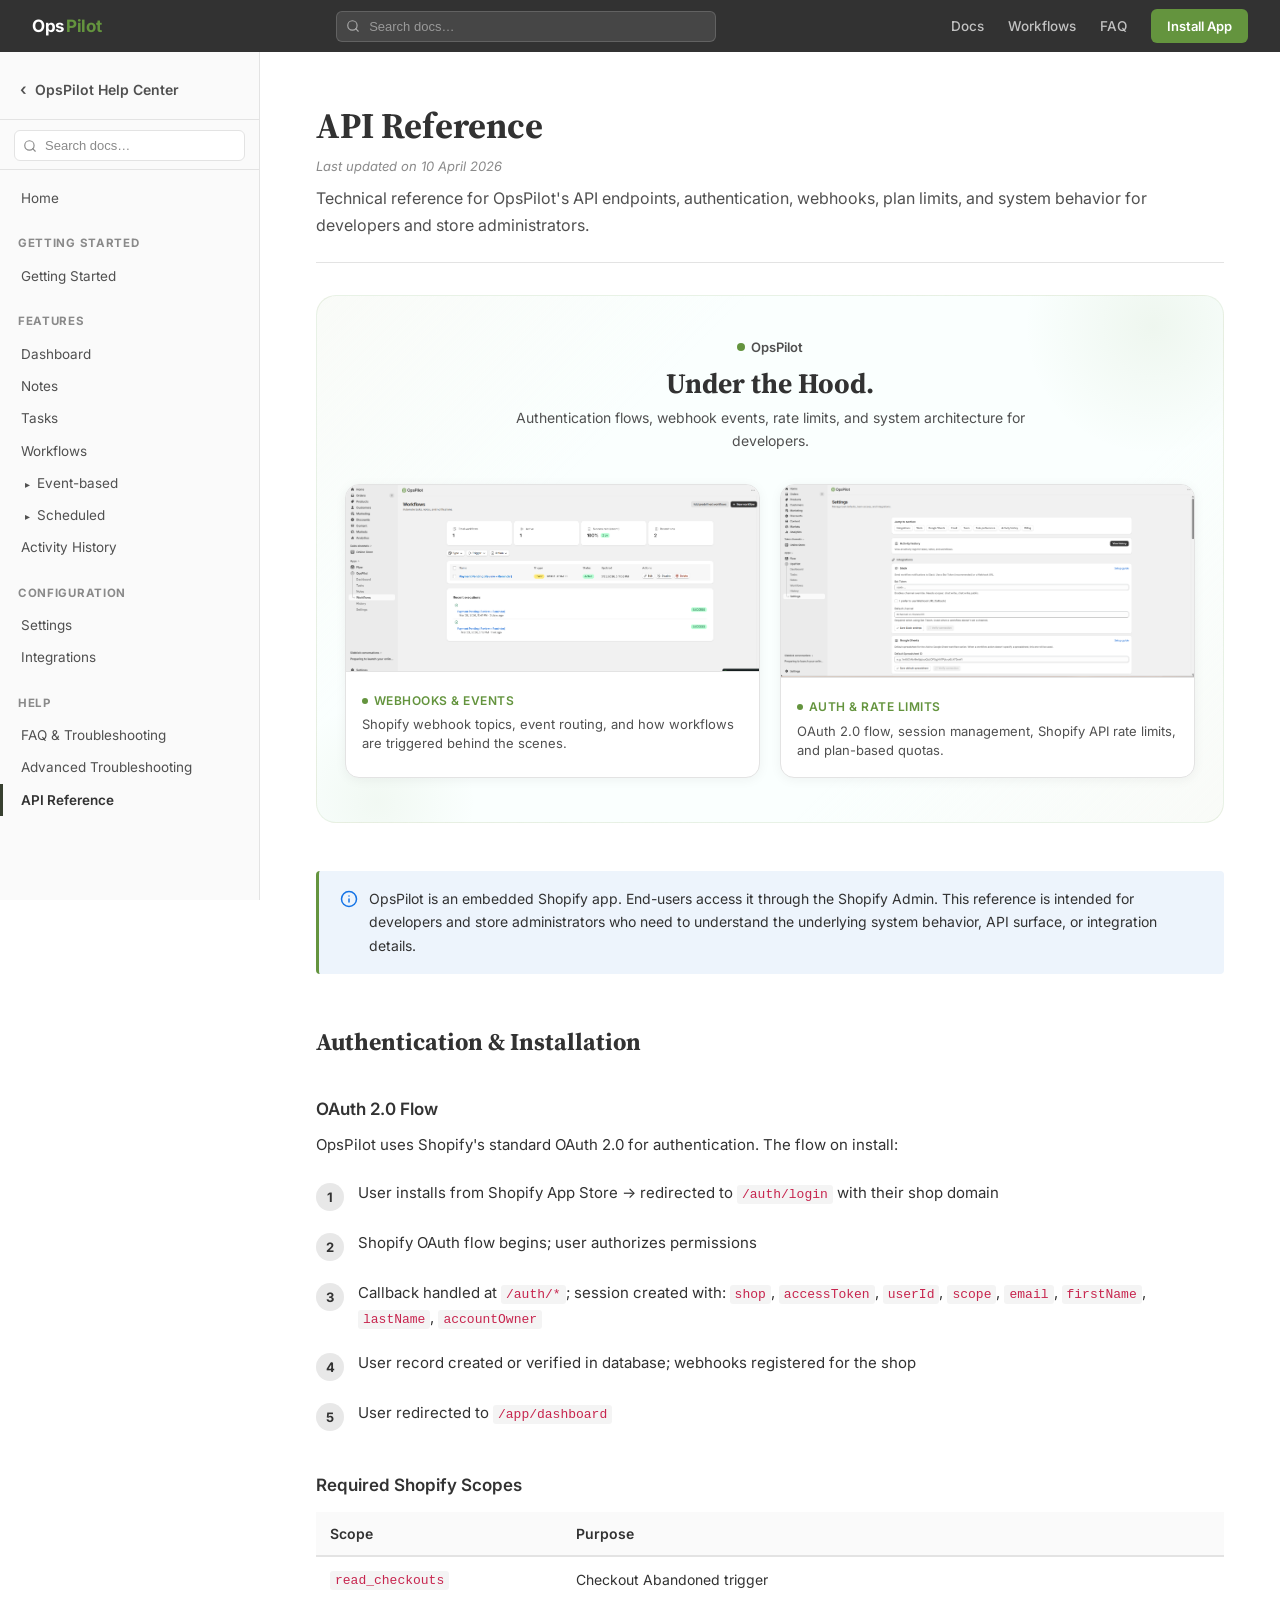
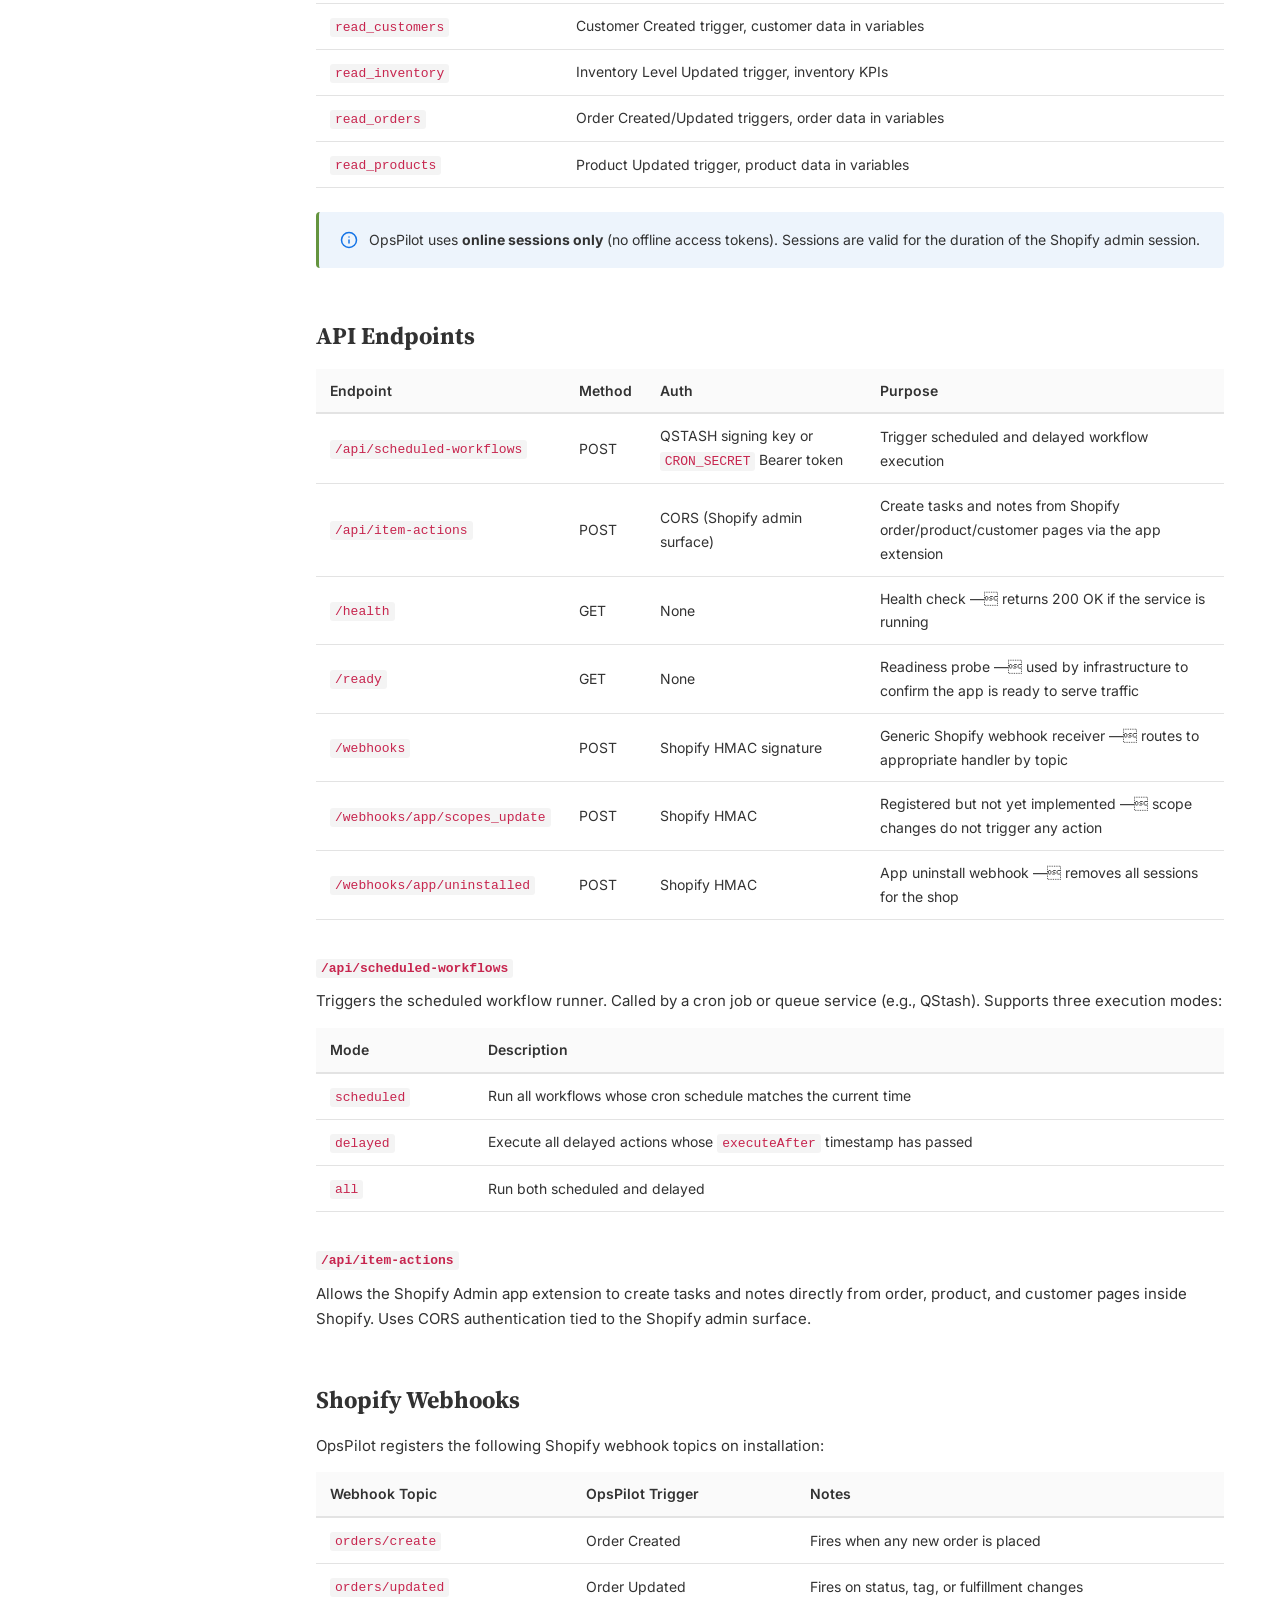
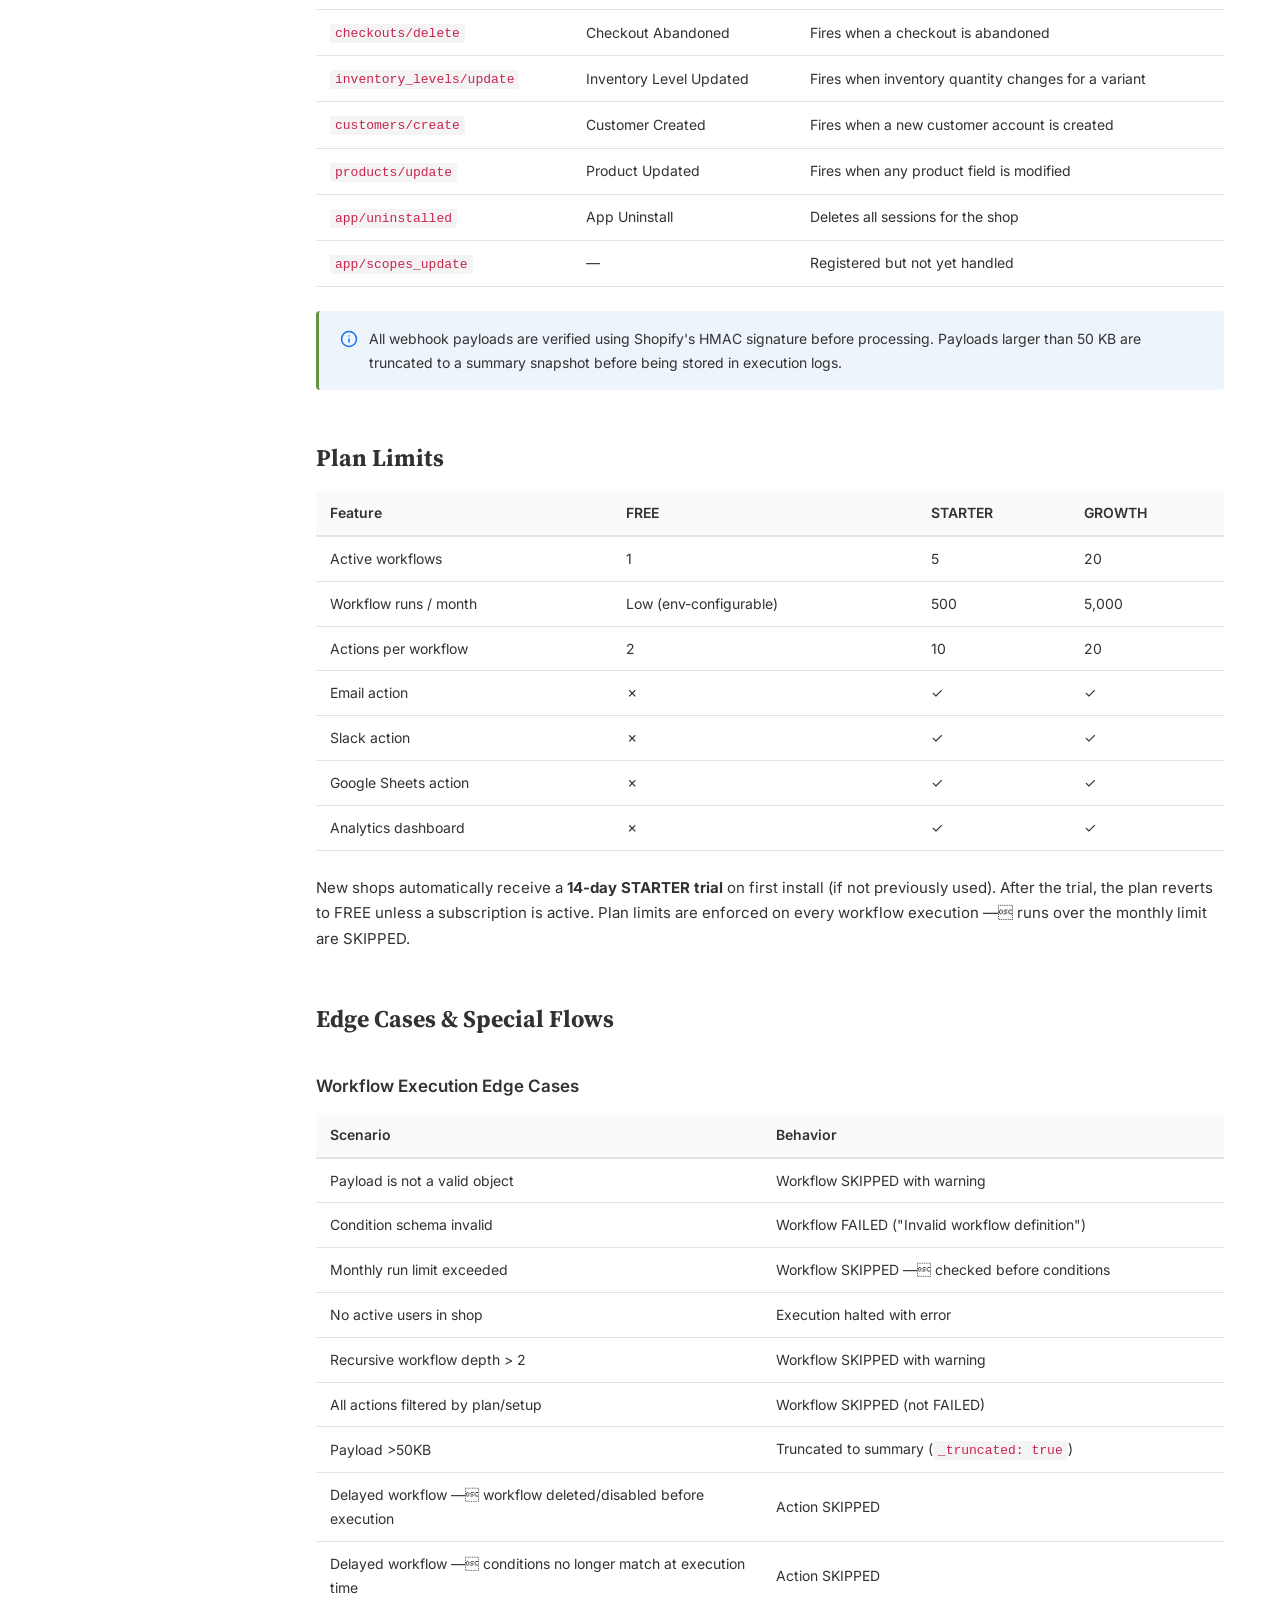
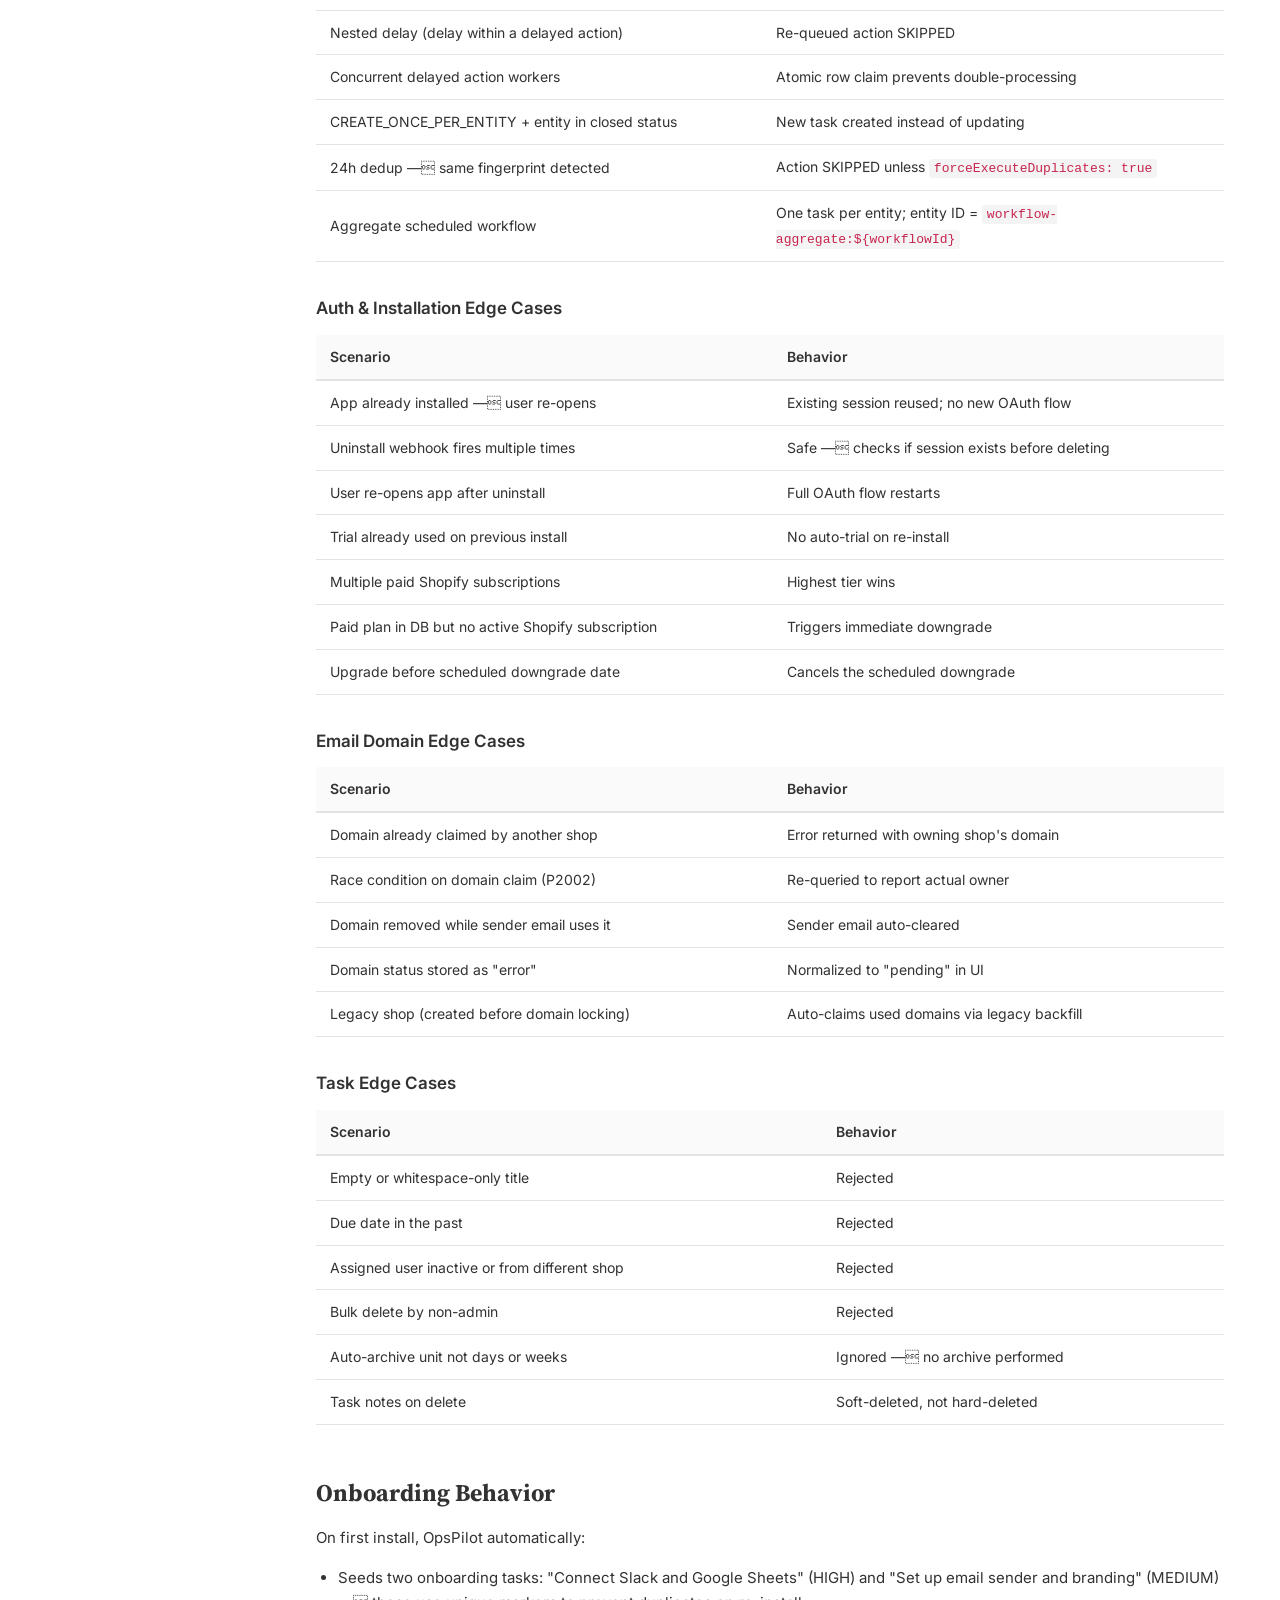
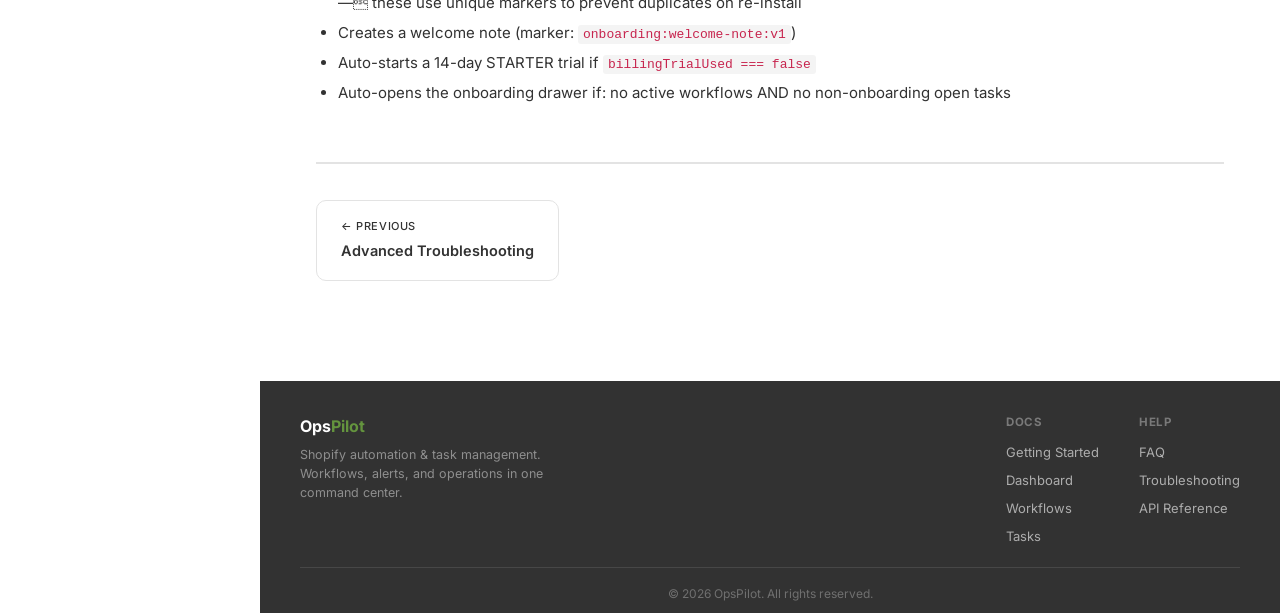
<file: api-reference.html>
<!DOCTYPE html>
<html lang="en">
<head>
  <meta charset="UTF-8" />
  <meta name="viewport" content="width=device-width, initial-scale=1.0" />
  <title>API Reference — OpsPilot</title>
  <link rel="stylesheet" href="styles.css" />
</head>
<body>

<header class="site-header">
  <a class="site-header-logo" href="index.html"><span class="logo-ops">Ops</span><span class="logo-pilot">Pilot</span></a>
  <div class="header-search">
    <input type="text" id="header-doc-search" placeholder="Search docs…" autocomplete="off" />
    <div id="header-search-results" class="header-search-results" style="display:none;"></div>
  </div>
  <nav class="site-header-nav">
    <a href="getting-started.html">Docs</a>
    <a href="workflows.html">Workflows</a>
    <a href="faq.html">FAQ</a>
    <a href="https://apps.shopify.com/" class="header-btn">Install App</a>
  </nav>
</header>

<div class="sidebar-overlay" id="overlay" onclick="toggleSidebar()"></div>

<aside class="sidebar" id="sidebar">
  <div class="sidebar-header">
    <a class="logo" href="index.html"><span class="back-arrow">&lsaquo;</span> OpsPilot Help Center</a>
  </div>
  <div class="sidebar-search">
    <input type="text" id="doc-search" placeholder="Search docs…" autocomplete="off" />
    <div id="search-results" class="search-results" style="display:none;"></div>
  </div>
  <nav>
    <a href="index.html">Home</a>
    <div class="section-label">Getting Started</div>
    <a href="getting-started.html">Getting Started</a>
    <div class="section-label">Features</div>
    <a href="dashboard.html">Dashboard</a>
    <a href="notes.html">Notes</a>
    <a href="tasks.html">Tasks</a>
    <div class="nav-tree">
      <a href="workflows.html">Workflows</a>
      <div class="tree-branch">
        <div class="tree-node">
          <a href="workflows.html#event-based-triggers" class="tree-toggle" onclick="toggleTree(this)">
            <span class="tree-arrow">&#9656;</span> Event-based
          </a>
          <div class="tree-children">
            <a href="workflows.html#event-based-triggers">Triggers</a>
            <a href="workflows.html#conditions">Conditions</a>
            <a href="workflows.html#actions">Actions</a>
            <a href="template-variables.html">Template Variables</a>
            <a href="workflows.html#delayed-actions">Delayed Actions</a>
            <a href="workflows.html#deduplication">Deduplication</a>
          </div>
        </div>
        <div class="tree-node">
          <a href="workflows.html#scheduled-workflows" class="tree-toggle" onclick="toggleTree(this)">
            <span class="tree-arrow">&#9656;</span> Scheduled
          </a>
          <div class="tree-children">
            <a href="workflows.html#scheduled-trigger">Scheduled Trigger</a>
            <a href="workflows.html#scheduled-workflows">Scheduled Workflows</a>
          </div>
        </div>
      </div>
    </div>
    <a href="activity.html">Activity History</a>
    <div class="section-label">Configuration</div>
    <a href="settings.html">Settings</a>
    <a href="integrations.html">Integrations</a>
    <div class="section-label">Help</div>
    <a href="faq.html">FAQ &amp; Troubleshooting</a>
    <a href="troubleshooting.html">Advanced Troubleshooting</a>
    <a href="api-reference.html" class="active">API Reference</a>
  </nav>
</aside>

<div class="main">
  <button class="hamburger" onclick="toggleSidebar()">&#9776;</button>
  <div class="content">

    <div class="section-hero">
      <h1>API Reference</h1>
      <div class="last-updated">Last updated on 10 April 2026</div>
      <p>Technical reference for OpsPilot's API endpoints, authentication, webhooks, plan limits, and system behavior for developers and store administrators.</p>
    </div>

    <!-- Hero Showcase -->
    <div class="pro-showcase">
      <div class="pro-showcase-header">
        <div class="pro-showcase-logo">OpsPilot</div>
        <div class="pro-showcase-title">Under the Hood.</div>
        <div class="pro-showcase-subtitle">Authentication flows, webhook events, rate limits, and system architecture for developers.</div>
      </div>
      <div class="pro-showcase-grid cols-2">
        <div class="pro-card">
          <img class="pro-card-img" src="images/workflows_list_.png" alt="Workflows list with stats and execution data" loading="lazy" />
          <div class="pro-card-body">
            <div class="pro-card-label">Webhooks &amp; Events</div>
            <p class="pro-card-desc">Shopify webhook topics, event routing, and how workflows are triggered behind the scenes.</p>
          </div>
        </div>
        <div class="pro-card">
          <img class="pro-card-img" src="images/settings/Screenshot%202026-04-08%20175929.png" alt="Settings page with integration configuration" loading="lazy" />
          <div class="pro-card-body">
            <div class="pro-card-label">Auth &amp; Rate Limits</div>
            <p class="pro-card-desc">OAuth 2.0 flow, session management, Shopify API rate limits, and plan-based quotas.</p>
          </div>
        </div>
      </div>
    </div>

    <div class="callout callout-note">
      <span class="callout-icon"><svg xmlns="http://www.w3.org/2000/svg" width="18" height="18" viewBox="0 0 24 24" fill="none" stroke="#1473e6" stroke-width="2" stroke-linecap="round" stroke-linejoin="round"><circle cx="12" cy="12" r="10"/><path d="M12 16v-4"/><path d="M12 8h.01"/></svg></span>
      <div>OpsPilot is an embedded Shopify app. End-users access it through the Shopify Admin. This reference is intended for developers and store administrators who need to understand the underlying system behavior, API surface, or integration details.</div>
    </div>

    <h2 id="authentication">Authentication &amp; Installation</h2>

    <h3 id="oauth-flow">OAuth 2.0 Flow</h3>
    <p>OpsPilot uses Shopify's standard OAuth 2.0 for authentication. The flow on install:</p>
    <div class="steps">
      <div class="step"><div class="step-content">User installs from Shopify App Store → redirected to <code>/auth/login</code> with their shop domain</div></div>
      <div class="step"><div class="step-content">Shopify OAuth flow begins; user authorizes permissions</div></div>
      <div class="step"><div class="step-content">Callback handled at <code>/auth/*</code>; session created with: <code>shop</code>, <code>accessToken</code>, <code>userId</code>, <code>scope</code>, <code>email</code>, <code>firstName</code>, <code>lastName</code>, <code>accountOwner</code></div></div>
      <div class="step"><div class="step-content">User record created or verified in database; webhooks registered for the shop</div></div>
      <div class="step"><div class="step-content">User redirected to <code>/app/dashboard</code></div></div>
    </div>

    <h3 id="required-scopes">Required Shopify Scopes</h3>
    <table>
      <thead><tr><th>Scope</th><th>Purpose</th></tr></thead>
      <tbody>
        <tr><td><code>read_checkouts</code></td><td>Checkout Abandoned trigger</td></tr>
        <tr><td><code>read_customers</code></td><td>Customer Created trigger, customer data in variables</td></tr>
        <tr><td><code>read_inventory</code></td><td>Inventory Level Updated trigger, inventory KPIs</td></tr>
        <tr><td><code>read_orders</code></td><td>Order Created/Updated triggers, order data in variables</td></tr>
        <tr><td><code>read_products</code></td><td>Product Updated trigger, product data in variables</td></tr>
      </tbody>
    </table>

    <div class="callout callout-note">
      <span class="callout-icon"><svg xmlns="http://www.w3.org/2000/svg" width="18" height="18" viewBox="0 0 24 24" fill="none" stroke="#1473e6" stroke-width="2" stroke-linecap="round" stroke-linejoin="round"><circle cx="12" cy="12" r="10"/><path d="M12 16v-4"/><path d="M12 8h.01"/></svg></span>
      <div>OpsPilot uses <strong>online sessions only</strong> (no offline access tokens). Sessions are valid for the duration of the Shopify admin session.</div>
    </div>

    <h2 id="api-endpoints">API Endpoints</h2>

    <table>
      <thead><tr><th>Endpoint</th><th>Method</th><th>Auth</th><th>Purpose</th></tr></thead>
      <tbody>
        <tr><td><code>/api/scheduled-workflows</code></td><td>POST</td><td>QSTASH signing key or <code>CRON_SECRET</code> Bearer token</td><td>Trigger scheduled and delayed workflow execution</td></tr>
        <tr><td><code>/api/item-actions</code></td><td>POST</td><td>CORS (Shopify admin surface)</td><td>Create tasks and notes from Shopify order/product/customer pages via the app extension</td></tr>
        <tr><td><code>/health</code></td><td>GET</td><td>None</td><td>Health check — returns 200 OK if the service is running</td></tr>
        <tr><td><code>/ready</code></td><td>GET</td><td>None</td><td>Readiness probe — used by infrastructure to confirm the app is ready to serve traffic</td></tr>
        <tr><td><code>/webhooks</code></td><td>POST</td><td>Shopify HMAC signature</td><td>Generic Shopify webhook receiver — routes to appropriate handler by topic</td></tr>
        <tr><td><code>/webhooks/app/scopes_update</code></td><td>POST</td><td>Shopify HMAC</td><td>Registered but not yet implemented — scope changes do not trigger any action</td></tr>
        <tr><td><code>/webhooks/app/uninstalled</code></td><td>POST</td><td>Shopify HMAC</td><td>App uninstall webhook — removes all sessions for the shop</td></tr>
      </tbody>
    </table>

    <h3 id="scheduled-workflows-endpoint"><code>/api/scheduled-workflows</code></h3>
    <p>Triggers the scheduled workflow runner. Called by a cron job or queue service (e.g., QStash). Supports three execution modes:</p>
    <table>
      <thead><tr><th>Mode</th><th>Description</th></tr></thead>
      <tbody>
        <tr><td><code>scheduled</code></td><td>Run all workflows whose cron schedule matches the current time</td></tr>
        <tr><td><code>delayed</code></td><td>Execute all delayed actions whose <code>executeAfter</code> timestamp has passed</td></tr>
        <tr><td><code>all</code></td><td>Run both scheduled and delayed</td></tr>
      </tbody>
    </table>

    <h3 id="item-actions-endpoint"><code>/api/item-actions</code></h3>
    <p>Allows the Shopify Admin app extension to create tasks and notes directly from order, product, and customer pages inside Shopify. Uses CORS authentication tied to the Shopify admin surface.</p>

    <h2 id="webhooks">Shopify Webhooks</h2>
    <p>OpsPilot registers the following Shopify webhook topics on installation:</p>

    <table>
      <thead><tr><th>Webhook Topic</th><th>OpsPilot Trigger</th><th>Notes</th></tr></thead>
      <tbody>
        <tr><td><code>orders/create</code></td><td>Order Created</td><td>Fires when any new order is placed</td></tr>
        <tr><td><code>orders/updated</code></td><td>Order Updated</td><td>Fires on status, tag, or fulfillment changes</td></tr>
        <tr><td><code>checkouts/delete</code></td><td>Checkout Abandoned</td><td>Fires when a checkout is abandoned</td></tr>
        <tr><td><code>inventory_levels/update</code></td><td>Inventory Level Updated</td><td>Fires when inventory quantity changes for a variant</td></tr>
        <tr><td><code>customers/create</code></td><td>Customer Created</td><td>Fires when a new customer account is created</td></tr>
        <tr><td><code>products/update</code></td><td>Product Updated</td><td>Fires when any product field is modified</td></tr>
        <tr><td><code>app/uninstalled</code></td><td>App Uninstall</td><td>Deletes all sessions for the shop</td></tr>
        <tr><td><code>app/scopes_update</code></td><td>&mdash;</td><td>Registered but not yet handled</td></tr>
      </tbody>
    </table>

    <div class="callout callout-note">
      <span class="callout-icon"><svg xmlns="http://www.w3.org/2000/svg" width="18" height="18" viewBox="0 0 24 24" fill="none" stroke="#1473e6" stroke-width="2" stroke-linecap="round" stroke-linejoin="round"><circle cx="12" cy="12" r="10"/><path d="M12 16v-4"/><path d="M12 8h.01"/></svg></span>
      <div>All webhook payloads are verified using Shopify's HMAC signature before processing. Payloads larger than 50 KB are truncated to a summary snapshot before being stored in execution logs.</div>
    </div>

    <h2 id="plan-limits">Plan Limits</h2>

    <table>
      <thead><tr><th>Feature</th><th>FREE</th><th>STARTER</th><th>GROWTH</th></tr></thead>
      <tbody>
        <tr><td>Active workflows</td><td>1</td><td>5</td><td>20</td></tr>
        <tr><td>Workflow runs / month</td><td>Low (env-configurable)</td><td>500</td><td>5,000</td></tr>
        <tr><td>Actions per workflow</td><td>2</td><td>10</td><td>20</td></tr>
        <tr><td>Email action</td><td>&#10007;</td><td>&#10003;</td><td>&#10003;</td></tr>
        <tr><td>Slack action</td><td>&#10007;</td><td>&#10003;</td><td>&#10003;</td></tr>
        <tr><td>Google Sheets action</td><td>&#10007;</td><td>&#10003;</td><td>&#10003;</td></tr>
        <tr><td>Analytics dashboard</td><td>&#10007;</td><td>&#10003;</td><td>&#10003;</td></tr>
      </tbody>
    </table>

    <p>New shops automatically receive a <strong>14-day STARTER trial</strong> on first install (if not previously used). After the trial, the plan reverts to FREE unless a subscription is active. Plan limits are enforced on every workflow execution — runs over the monthly limit are SKIPPED.</p>

    <h2 id="edge-cases">Edge Cases &amp; Special Flows</h2>

    <h3 id="workflow-edge-cases">Workflow Execution Edge Cases</h3>
    <table>
      <thead><tr><th>Scenario</th><th>Behavior</th></tr></thead>
      <tbody>
        <tr><td>Payload is not a valid object</td><td>Workflow SKIPPED with warning</td></tr>
        <tr><td>Condition schema invalid</td><td>Workflow FAILED ("Invalid workflow definition")</td></tr>
        <tr><td>Monthly run limit exceeded</td><td>Workflow SKIPPED — checked before conditions</td></tr>
        <tr><td>No active users in shop</td><td>Execution halted with error</td></tr>
        <tr><td>Recursive workflow depth &gt; 2</td><td>Workflow SKIPPED with warning</td></tr>
        <tr><td>All actions filtered by plan/setup</td><td>Workflow SKIPPED (not FAILED)</td></tr>
        <tr><td>Payload &gt;50KB</td><td>Truncated to summary (<code>_truncated: true</code>)</td></tr>
        <tr><td>Delayed workflow — workflow deleted/disabled before execution</td><td>Action SKIPPED</td></tr>
        <tr><td>Delayed workflow — conditions no longer match at execution time</td><td>Action SKIPPED</td></tr>
        <tr><td>Nested delay (delay within a delayed action)</td><td>Re-queued action SKIPPED</td></tr>
        <tr><td>Concurrent delayed action workers</td><td>Atomic row claim prevents double-processing</td></tr>
        <tr><td>CREATE_ONCE_PER_ENTITY + entity in closed status</td><td>New task created instead of updating</td></tr>
        <tr><td>24h dedup — same fingerprint detected</td><td>Action SKIPPED unless <code>forceExecuteDuplicates: true</code></td></tr>
        <tr><td>Aggregate scheduled workflow</td><td>One task per entity; entity ID = <code>workflow-aggregate:${workflowId}</code></td></tr>
      </tbody>
    </table>

    <h3 id="auth-edge-cases">Auth &amp; Installation Edge Cases</h3>
    <table>
      <thead><tr><th>Scenario</th><th>Behavior</th></tr></thead>
      <tbody>
        <tr><td>App already installed — user re-opens</td><td>Existing session reused; no new OAuth flow</td></tr>
        <tr><td>Uninstall webhook fires multiple times</td><td>Safe — checks if session exists before deleting</td></tr>
        <tr><td>User re-opens app after uninstall</td><td>Full OAuth flow restarts</td></tr>
        <tr><td>Trial already used on previous install</td><td>No auto-trial on re-install</td></tr>
        <tr><td>Multiple paid Shopify subscriptions</td><td>Highest tier wins</td></tr>
        <tr><td>Paid plan in DB but no active Shopify subscription</td><td>Triggers immediate downgrade</td></tr>
        <tr><td>Upgrade before scheduled downgrade date</td><td>Cancels the scheduled downgrade</td></tr>
      </tbody>
    </table>

    <h3 id="email-domain-edge-cases">Email Domain Edge Cases</h3>
    <table>
      <thead><tr><th>Scenario</th><th>Behavior</th></tr></thead>
      <tbody>
        <tr><td>Domain already claimed by another shop</td><td>Error returned with owning shop's domain</td></tr>
        <tr><td>Race condition on domain claim (P2002)</td><td>Re-queried to report actual owner</td></tr>
        <tr><td>Domain removed while sender email uses it</td><td>Sender email auto-cleared</td></tr>
        <tr><td>Domain status stored as "error"</td><td>Normalized to "pending" in UI</td></tr>
        <tr><td>Legacy shop (created before domain locking)</td><td>Auto-claims used domains via legacy backfill</td></tr>
      </tbody>
    </table>

    <h3 id="task-edge-cases">Task Edge Cases</h3>
    <table>
      <thead><tr><th>Scenario</th><th>Behavior</th></tr></thead>
      <tbody>
        <tr><td>Empty or whitespace-only title</td><td>Rejected</td></tr>
        <tr><td>Due date in the past</td><td>Rejected</td></tr>
        <tr><td>Assigned user inactive or from different shop</td><td>Rejected</td></tr>
        <tr><td>Bulk delete by non-admin</td><td>Rejected</td></tr>
        <tr><td>Auto-archive unit not days or weeks</td><td>Ignored — no archive performed</td></tr>
        <tr><td>Task notes on delete</td><td>Soft-deleted, not hard-deleted</td></tr>
      </tbody>
    </table>

    <h2 id="onboarding">Onboarding Behavior</h2>
    <p>On first install, OpsPilot automatically:</p>
    <ul>
      <li>Seeds two onboarding tasks: "Connect Slack and Google Sheets" (HIGH) and "Set up email sender and branding" (MEDIUM) — these use unique markers to prevent duplicates on re-install</li>
      <li>Creates a welcome note (marker: <code>onboarding:welcome-note:v1</code>)</li>
      <li>Auto-starts a 14-day STARTER trial if <code>billingTrialUsed === false</code></li>
      <li>Auto-opens the onboarding drawer if: no active workflows AND no non-onboarding open tasks</li>
    </ul>

    <div class="page-nav">
      <a class="page-nav-btn page-nav-prev" href="troubleshooting.html"><span class="nav-label">&#8592; Previous</span>Advanced Troubleshooting</a>
      <span class="page-nav-btn page-nav-next disabled"></span>
    </div>

  </div>
</div>


<footer class="site-footer">
  <div class="site-footer-inner">
    <div class="site-footer-brand">
      <a class="footer-logo" href="index.html"><span>Ops</span><span class="logo-pilot">Pilot</span></a>
      <p>Shopify automation &amp; task management. Workflows, alerts, and operations in one command center.</p>
    </div>
    <div class="site-footer-links">
      <div>
        <span class="footer-heading">Docs</span>
        <a href="getting-started.html">Getting Started</a>
        <a href="dashboard.html">Dashboard</a>
        <a href="workflows.html">Workflows</a>
        <a href="tasks.html">Tasks</a>
      </div>
      <div>
        <span class="footer-heading">Help</span>
        <a href="faq.html">FAQ</a>
        <a href="troubleshooting.html">Troubleshooting</a>
        <a href="api-reference.html">API Reference</a>
      </div>
    </div>
  </div>
  <div class="site-footer-bottom">&copy; 2026 OpsPilot. All rights reserved.</div>
</footer>

<script src="nav.js"></script>
<!-- Crisp Live Chat -->
<script type="text/javascript">
  window.$crisp=[];window.CRISP_WEBSITE_ID="6f9ec4d1-3401-45af-af1c-9f0f0315773c";
  (function(){var d=document;var s=d.createElement("script");s.src="https://client.crisp.chat/l.js";s.async=1;d.getElementsByTagName("head")[0].appendChild(s);})();
</script>
</body>
</html>
</file>
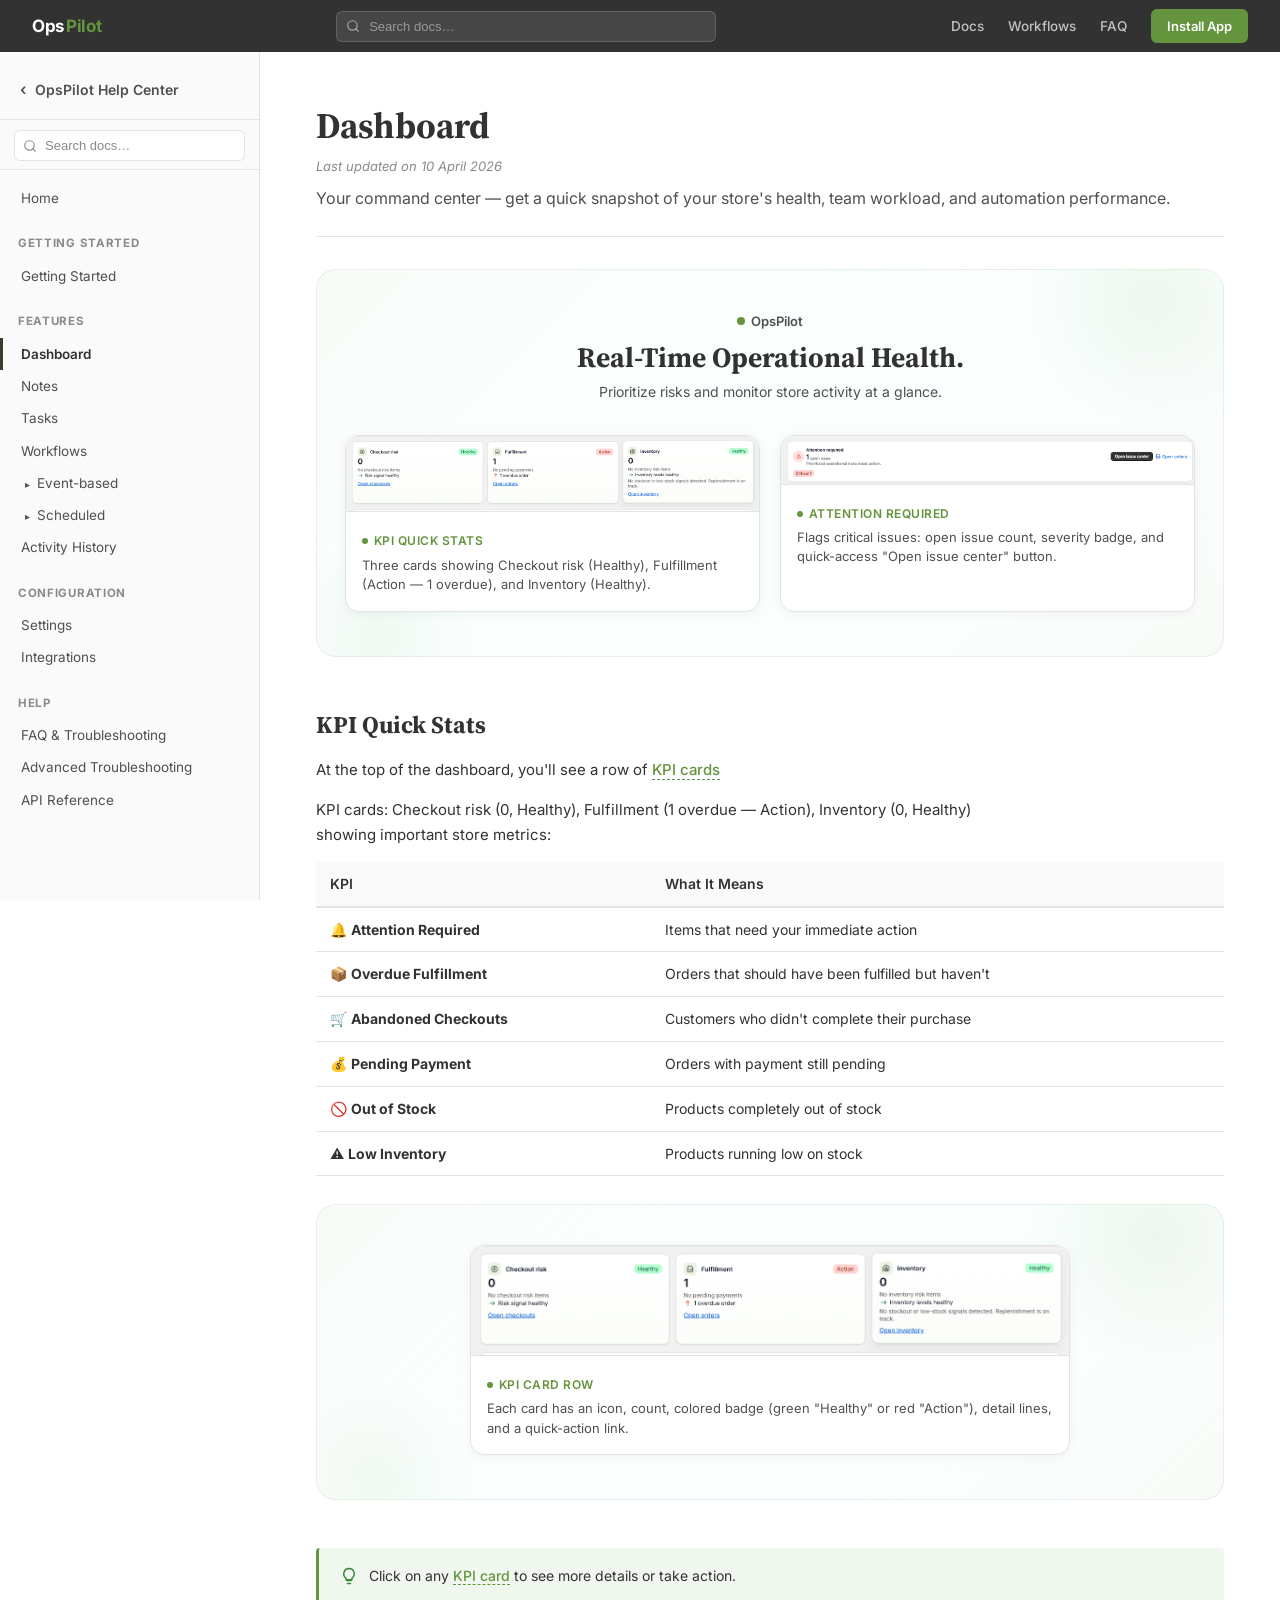
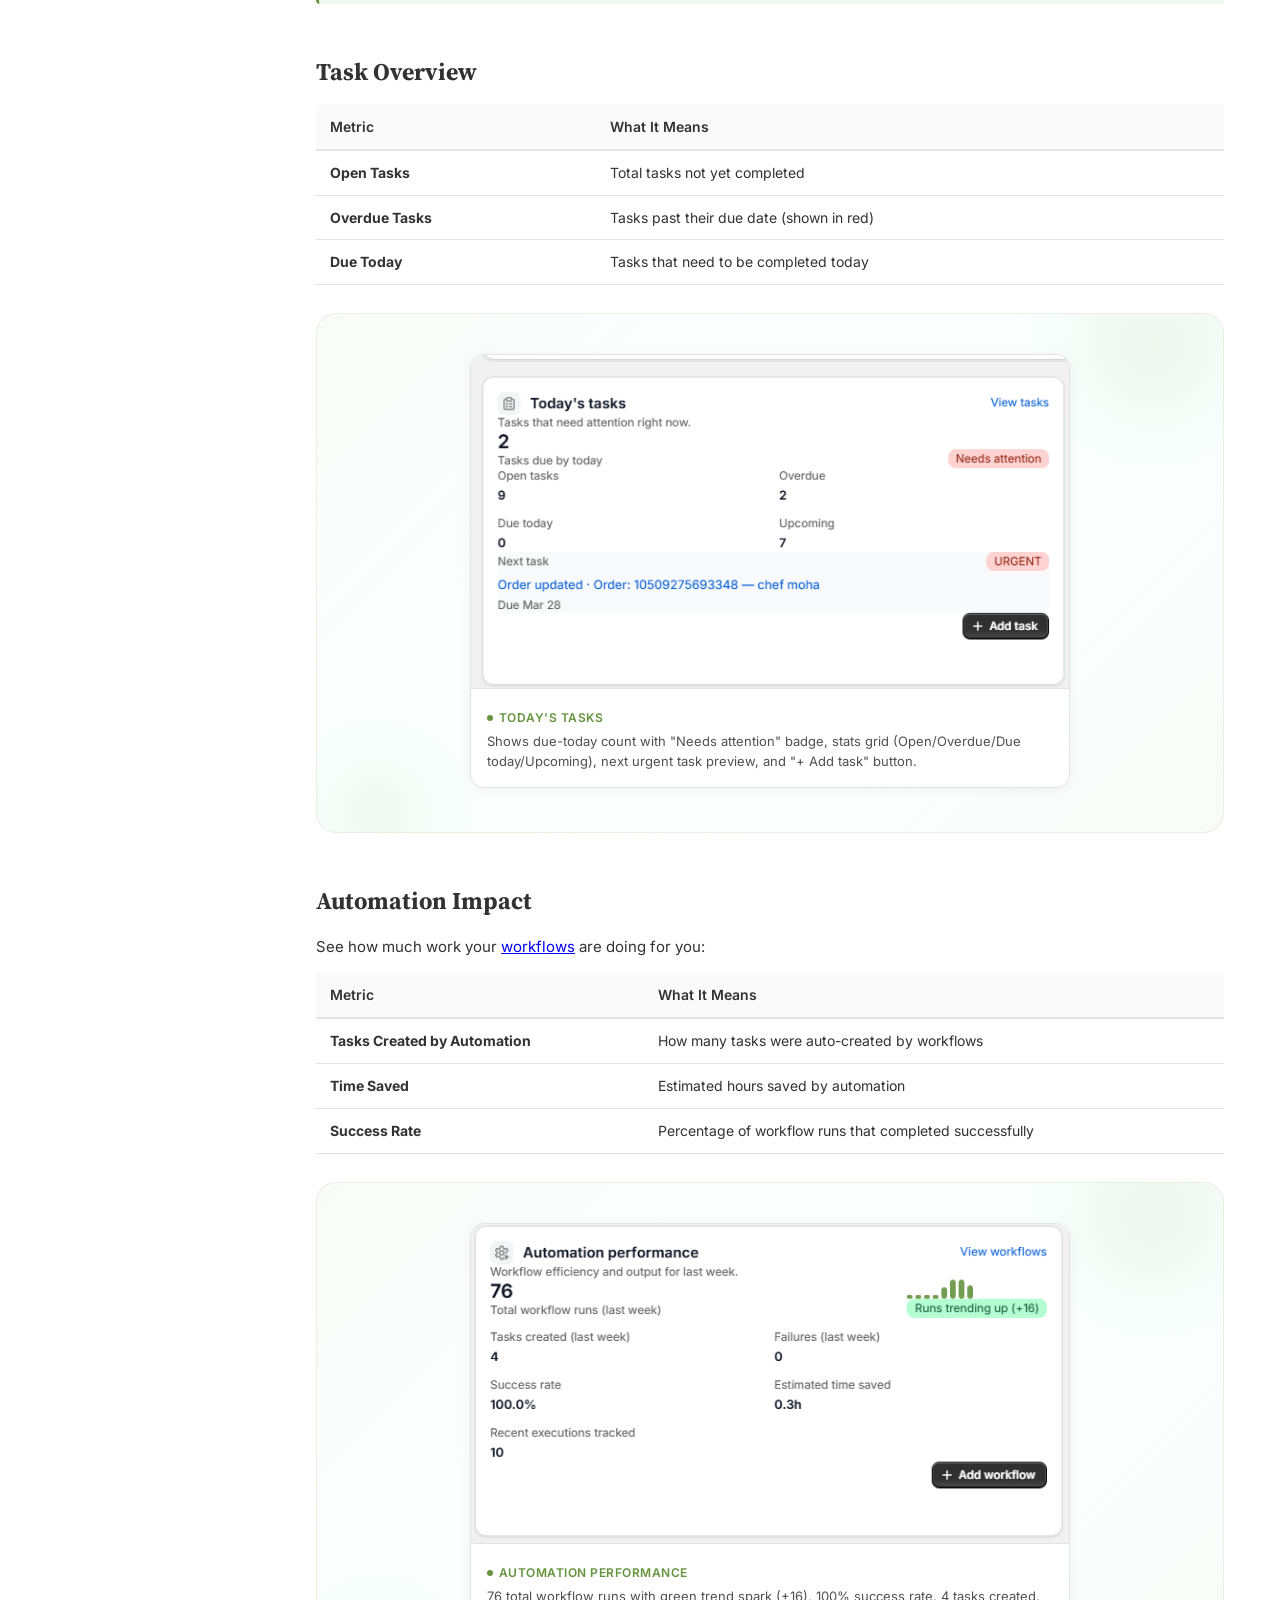
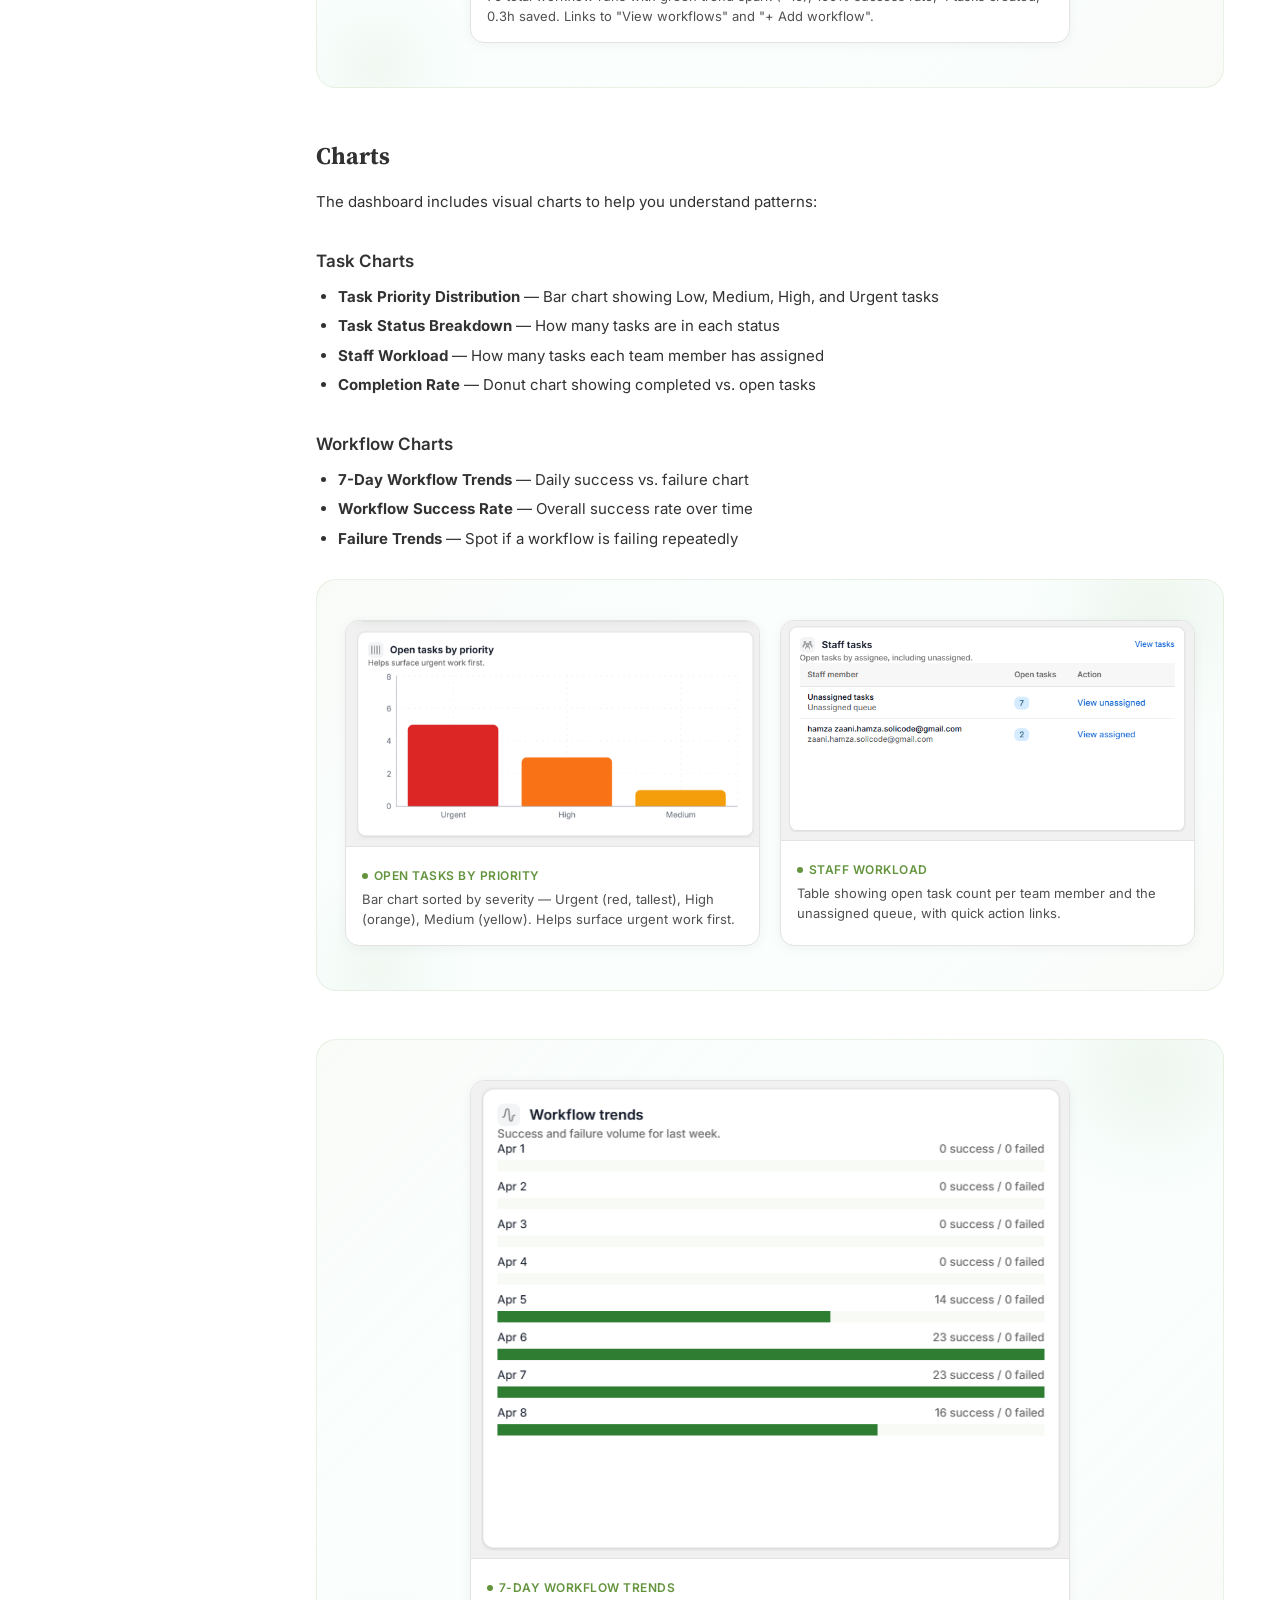
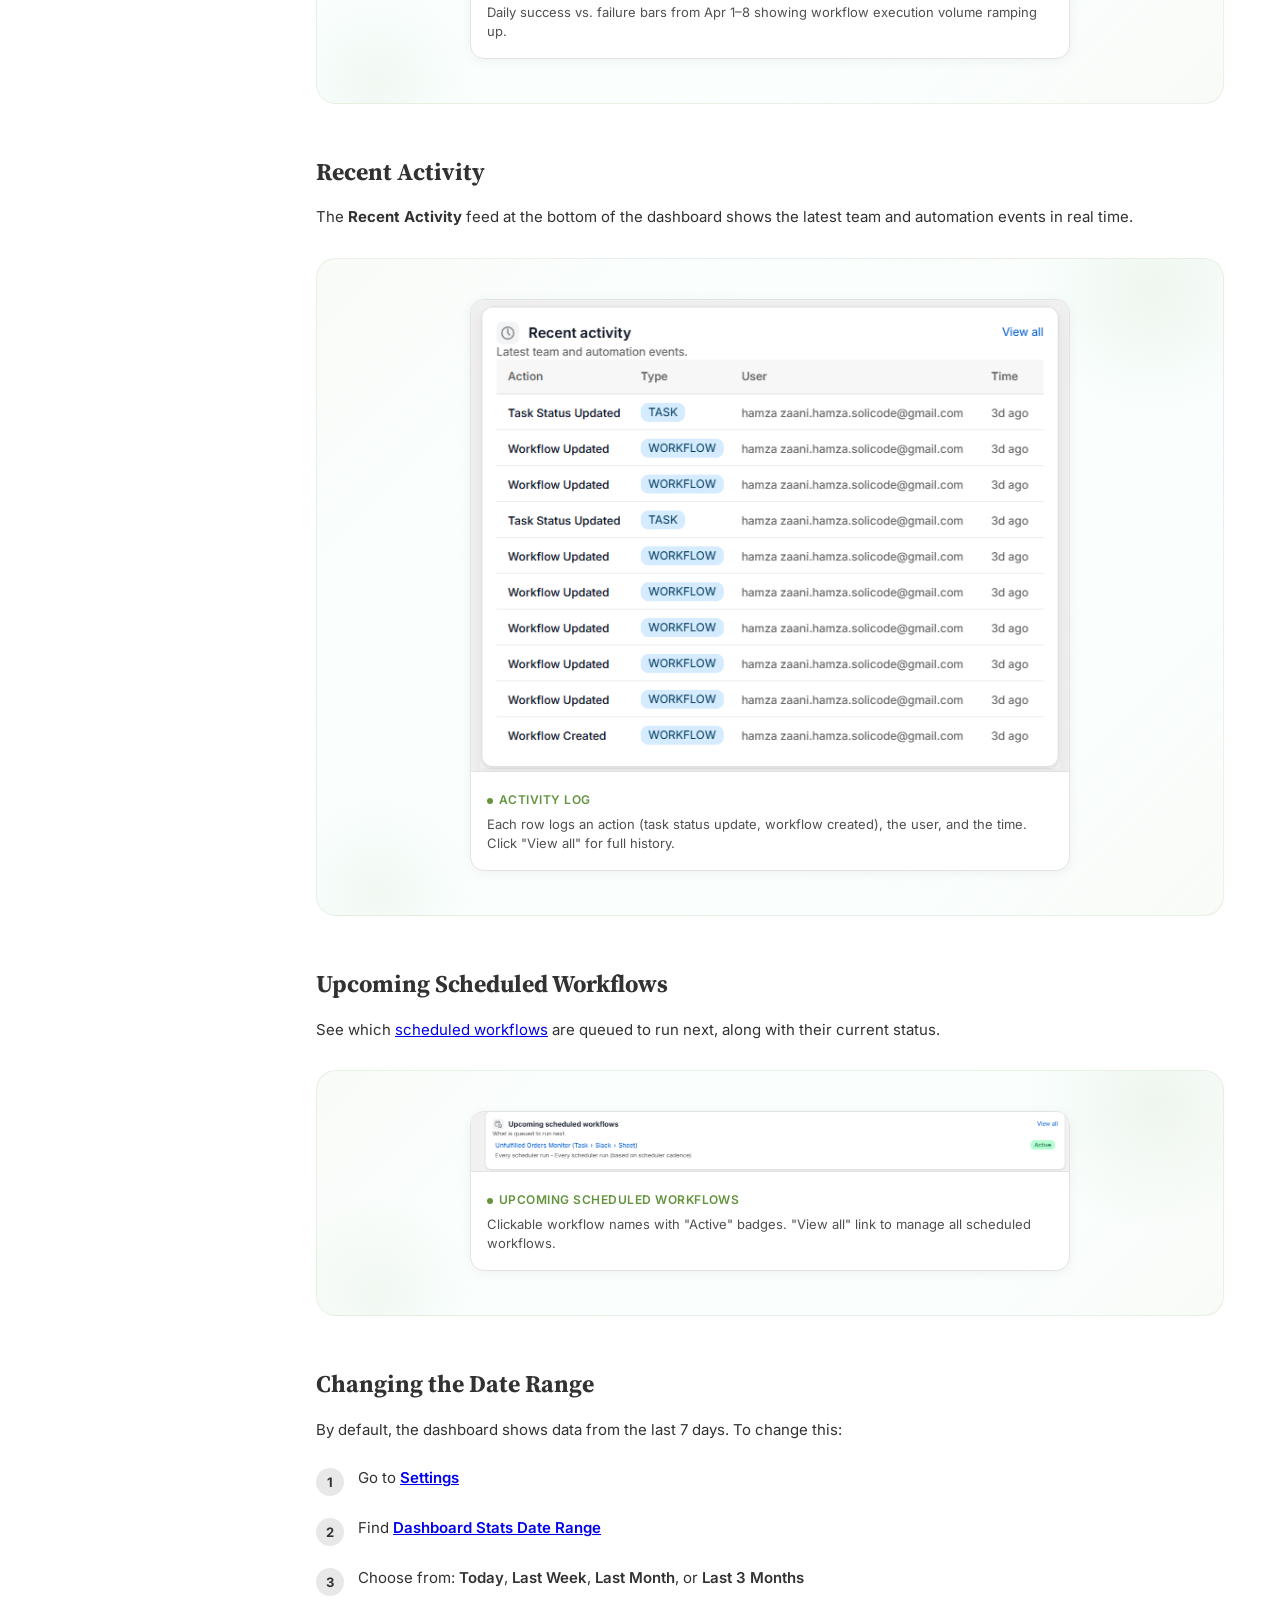
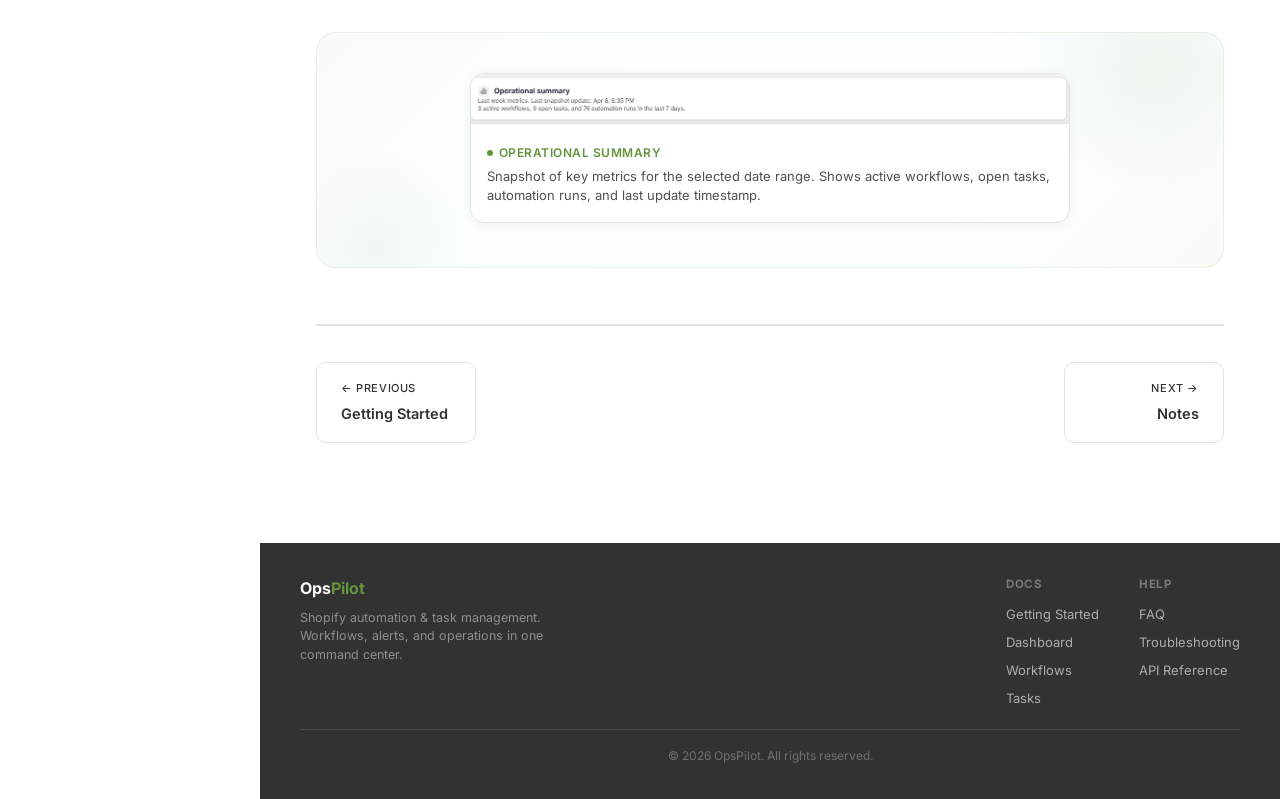
<file: dashboard.html>
<!DOCTYPE html>
<html lang="en">
<head>
  <meta charset="UTF-8" />
  <meta name="viewport" content="width=device-width, initial-scale=1.0" />
  <title>Dashboard — OpsPilot</title>
  <link rel="stylesheet" href="styles.css" />
</head>
<body>

<header class="site-header">
  <a class="site-header-logo" href="index.html"><span class="logo-ops">Ops</span><span class="logo-pilot">Pilot</span></a>
  <div class="header-search">
    <input type="text" id="header-doc-search" placeholder="Search docs…" autocomplete="off" />
    <div id="header-search-results" class="header-search-results" style="display:none;"></div>
  </div>
  <nav class="site-header-nav">
    <a href="getting-started.html">Docs</a>
    <a href="workflows.html">Workflows</a>
    <a href="faq.html">FAQ</a>
    <a href="https://apps.shopify.com/" class="header-btn">Install App</a>
  </nav>
</header>

<div class="sidebar-overlay" id="overlay" onclick="toggleSidebar()"></div>

<aside class="sidebar" id="sidebar">
  <div class="sidebar-header">
    <a class="logo" href="index.html"><span class="back-arrow">&lsaquo;</span> OpsPilot Help Center</a>
  </div>
  <div class="sidebar-search">
    <input type="text" id="doc-search" placeholder="Search docs…" autocomplete="off" />
    <div id="search-results" class="search-results" style="display:none;"></div>
  </div>
  <nav>
    <a href="index.html">Home</a>
    <div class="section-label">Getting Started</div>
    <a href="getting-started.html">Getting Started</a>
    <div class="section-label">Features</div>
    <a href="dashboard.html" class="active">Dashboard</a>
    <a href="notes.html">Notes</a>
    <a href="tasks.html">Tasks</a>
    <div class="nav-tree">
      <a href="workflows.html">Workflows</a>
      <div class="tree-branch">
        <div class="tree-node">
          <a href="workflows.html#event-based-triggers" class="tree-toggle" onclick="toggleTree(this)">
            <span class="tree-arrow">&#9656;</span> Event-based
          </a>
          <div class="tree-children">
            <a href="workflows.html#event-based-triggers">Triggers</a>
            <a href="workflows.html#conditions">Conditions</a>
            <a href="workflows.html#actions">Actions</a>
            <a href="template-variables.html">Template Variables</a>
            <a href="workflows.html#delayed-actions">Delayed Actions</a>
            <a href="workflows.html#deduplication">Deduplication</a>
          </div>
        </div>
        <div class="tree-node">
          <a href="workflows.html#scheduled-workflows" class="tree-toggle" onclick="toggleTree(this)">
            <span class="tree-arrow">&#9656;</span> Scheduled
          </a>
          <div class="tree-children">
            <a href="workflows.html#scheduled-trigger">Scheduled Trigger</a>
            <a href="workflows.html#scheduled-workflows">Scheduled Workflows</a>
          </div>
        </div>
      </div>
    </div>
    <a href="activity.html">Activity History</a>
    <div class="section-label">Configuration</div>
    <a href="settings.html">Settings</a>
    <a href="integrations.html">Integrations</a>
    <div class="section-label">Help</div>
    <a href="faq.html">FAQ &amp; Troubleshooting</a>
    <a href="troubleshooting.html">Advanced Troubleshooting</a>
    <a href="api-reference.html">API Reference</a>
  </nav>
</aside>

<div class="main">
  <button class="hamburger" onclick="toggleSidebar()">&#9776;</button>
  <div class="content">

    <div class="section-hero">
      <h1>Dashboard</h1>
      <div class="last-updated">Last updated on 10 April 2026</div>
      <p>Your command center — get a quick snapshot of your store's health, team workload, and automation performance.</p>
    </div>

    <!-- Hero Showcase -->
    <div class="pro-showcase">
      <div class="pro-showcase-header">
        <div class="pro-showcase-logo">OpsPilot</div>
        <div class="pro-showcase-title">Real-Time Operational Health.</div>
        <div class="pro-showcase-subtitle">Prioritize risks and monitor store activity at a glance.</div>
      </div>
      <div class="pro-showcase-grid cols-2">
        <div class="pro-card">
          <img class="pro-card-img" src="images/dashboard/Screenshot%202026-04-08%20183754.png" alt="KPI cards: Checkout risk, Fulfillment, Inventory" loading="lazy" />
          <div class="pro-card-body">
            <div class="pro-card-label">KPI Quick Stats</div>
            <p class="pro-card-desc">Three cards showing Checkout risk (Healthy), Fulfillment (Action — 1 overdue), and Inventory (Healthy).</p>
          </div>
        </div>
        <div class="pro-card">
          <img class="pro-card-img" src="images/dashboard/Screenshot%202026-04-08%20183713.png" alt="Attention required banner with open issue count" loading="lazy" />
          <div class="pro-card-body">
            <div class="pro-card-label">Attention Required</div>
            <p class="pro-card-desc">Flags critical issues: open issue count, severity badge, and quick-access "Open issue center" button.</p>
          </div>
        </div>
      </div>
    </div>

    <h2 id="kpi-quick-stats">KPI Quick Stats</h2>
    <p>At the top of the dashboard, you'll see a row of <span class="hover-preview">KPI cards<span class="preview-popup"><img src="images/dashboard/Screenshot%202026-04-08%20183754.png" alt="KPI cards showing Checkout risk, Fulfillment, and Inventory" /><div class="popup-label">KPI cards: Checkout risk (0, Healthy), Fulfillment (1 overdue — Action), Inventory (0, Healthy)</div></span></span> showing important store metrics:</p>

    <table>
      <thead><tr><th>KPI</th><th>What It Means</th></tr></thead>
      <tbody>
        <tr><td>&#128276; <strong>Attention Required</strong></td><td>Items that need your immediate action</td></tr>
        <tr><td>&#128230; <strong>Overdue Fulfillment</strong></td><td>Orders that should have been fulfilled but haven't</td></tr>
        <tr><td>&#128722; <strong>Abandoned Checkouts</strong></td><td>Customers who didn't complete their purchase</td></tr>
        <tr><td>&#128176; <strong>Pending Payment</strong></td><td>Orders with payment still pending</td></tr>
        <tr><td>&#128683; <strong>Out of Stock</strong></td><td>Products completely out of stock</td></tr>
        <tr><td>&#9888;&#65039; <strong>Low Inventory</strong></td><td>Products running low on stock</td></tr>
      </tbody>
    </table>

    <!-- KPI Cards Showcase -->
    <div class="pro-showcase">
      <div class="pro-showcase-grid cols-1">
        <div class="pro-card">
          <img class="pro-card-img" src="images/dashboard/Screenshot%202026-04-08%20183754.png" alt="Dashboard KPI cards row" loading="lazy" />
          <div class="pro-card-body">
            <div class="pro-card-label">KPI Card Row</div>
            <p class="pro-card-desc">Each card has an icon, count, colored badge (green "Healthy" or red "Action"), detail lines, and a quick-action link.</p>
          </div>
        </div>
      </div>
    </div>

    <div class="callout callout-tip">
      <span class="callout-icon"><svg xmlns="http://www.w3.org/2000/svg" width="18" height="18" viewBox="0 0 24 24" fill="none" stroke="#3b873e" stroke-width="2" stroke-linecap="round" stroke-linejoin="round"><path d="M9 18h6"/><path d="M10 22h4"/><path d="M12 2a7 7 0 0 0-4 12.7V17h8v-2.3A7 7 0 0 0 12 2z"/></svg></span>
      <div>Click on any <span class="hover-preview">KPI card<span class="preview-popup"><img src="images/dashboard/Screenshot%202026-04-08%20183754.png" alt="KPI cards with action links" /><div class="popup-label">Each card has a quick-action link: 'Open checkouts', 'Open orders', or 'Open inventory'</div></span></span> to see more details or take action.</div>
    </div>

    <h2 id="task-overview">Task Overview</h2>
    <table>
      <thead><tr><th>Metric</th><th>What It Means</th></tr></thead>
      <tbody>
        <tr><td><strong>Open Tasks</strong></td><td>Total tasks not yet completed</td></tr>
        <tr><td><strong>Overdue Tasks</strong></td><td>Tasks past their due date (shown in red)</td></tr>
        <tr><td><strong>Due Today</strong></td><td>Tasks that need to be completed today</td></tr>
      </tbody>
    </table>

    <!-- Today's Tasks Showcase -->
    <div class="pro-showcase">
      <div class="pro-showcase-grid cols-1">
        <div class="pro-card">
          <img class="pro-card-img" src="images/dashboard/Screenshot%202026-04-08%20183912.png" alt="Today's tasks card: 2 due today, 9 open, 2 overdue, next urgent task" loading="lazy" />
          <div class="pro-card-body">
            <div class="pro-card-label">Today's Tasks</div>
            <p class="pro-card-desc">Shows due-today count with "Needs attention" badge, stats grid (Open/Overdue/Due today/Upcoming), next urgent task preview, and "+ Add task" button.</p>
          </div>
        </div>
      </div>
    </div>

    <h2 id="automation-impact">Automation Impact</h2>
    <p>See how much work your <a href="workflows.html">workflows</a> are doing for you:</p>
    <table>
      <thead><tr><th>Metric</th><th>What It Means</th></tr></thead>
      <tbody>
        <tr><td><strong>Tasks Created by Automation</strong></td><td>How many tasks were auto-created by workflows</td></tr>
        <tr><td><strong>Time Saved</strong></td><td>Estimated hours saved by automation</td></tr>
        <tr><td><strong>Success Rate</strong></td><td>Percentage of workflow runs that completed successfully</td></tr>
      </tbody>
    </table>

    <!-- Automation Performance Showcase -->
    <div class="pro-showcase">
      <div class="pro-showcase-grid cols-1">
        <div class="pro-card">
          <img class="pro-card-img" src="images/dashboard/Screenshot%202026-04-08%20183923.png" alt="Automation performance: 76 runs, 100% success, 0.3h saved, trending up +16" loading="lazy" />
          <div class="pro-card-body">
            <div class="pro-card-label">Automation Performance</div>
            <p class="pro-card-desc">76 total workflow runs with green trend spark (+16), 100% success rate, 4 tasks created, 0.3h saved. Links to "View workflows" and "+ Add workflow".</p>
          </div>
        </div>
      </div>
    </div>

    <h2 id="charts">Charts</h2>
    <p>The dashboard includes visual charts to help you understand patterns:</p>
    <h3 id="task-charts">Task Charts</h3>
    <ul>
      <li><strong>Task Priority Distribution</strong> — Bar chart showing Low, Medium, High, and Urgent tasks</li>
      <li><strong>Task Status Breakdown</strong> — How many tasks are in each status</li>
      <li><strong>Staff Workload</strong> — How many tasks each team member has assigned</li>
      <li><strong>Completion Rate</strong> — Donut chart showing completed vs. open tasks</li>
    </ul>

    <h3 id="workflow-charts">Workflow Charts</h3>
    <ul>
      <li><strong>7-Day Workflow Trends</strong> — Daily success vs. failure chart</li>
      <li><strong>Workflow Success Rate</strong> — Overall success rate over time</li>
      <li><strong>Failure Trends</strong> — Spot if a workflow is failing repeatedly</li>
    </ul>

    <!-- Charts Showcase -->
    <div class="pro-showcase">
      <div class="pro-showcase-grid cols-2">
        <div class="pro-card">
          <img class="pro-card-img" src="images/dashboard/Screenshot%202026-04-08%20183943.png" alt="Open tasks by priority bar chart: Urgent ~5, High ~3, Medium ~1" loading="lazy" />
          <div class="pro-card-body">
            <div class="pro-card-label">Open Tasks by Priority</div>
            <p class="pro-card-desc">Bar chart sorted by severity — Urgent (red, tallest), High (orange), Medium (yellow). Helps surface urgent work first.</p>
          </div>
        </div>
        <div class="pro-card">
          <img class="pro-card-img" src="images/dashboard/Screenshot%202026-04-08%20184004.png" alt="Staff workload table showing open tasks per assignee" loading="lazy" />
          <div class="pro-card-body">
            <div class="pro-card-label">Staff Workload</div>
            <p class="pro-card-desc">Table showing open task count per team member and the unassigned queue, with quick action links.</p>
          </div>
        </div>
      </div>
    </div>

    <!-- Workflow Trends Showcase -->
    <div class="pro-showcase">
      <div class="pro-showcase-grid cols-1">
        <div class="pro-card">
          <img class="pro-card-img" src="images/dashboard/Screenshot%202026-04-08%20184024.png" alt="7-day workflow trends chart" loading="lazy" />
          <div class="pro-card-body">
            <div class="pro-card-label">7-Day Workflow Trends</div>
            <p class="pro-card-desc">Daily success vs. failure bars from Apr 1–8 showing workflow execution volume ramping up.</p>
          </div>
        </div>
      </div>
    </div>

    <h2 id="recent-activity">Recent Activity</h2>
    <p>The <strong>Recent Activity</strong> feed at the bottom of the dashboard shows the latest team and automation events in real time.</p>

    <!-- Recent Activity Showcase -->
    <div class="pro-showcase">
      <div class="pro-showcase-grid cols-1">
        <div class="pro-card">
          <img class="pro-card-img" src="images/dashboard/Screenshot%202026-04-08%20184040.png" alt="Recent activity feed with action log entries" loading="lazy" />
          <div class="pro-card-body">
            <div class="pro-card-label">Activity Log</div>
            <p class="pro-card-desc">Each row logs an action (task status update, workflow created), the user, and the time. Click "View all" for full history.</p>
          </div>
        </div>
      </div>
    </div>

    <h2 id="upcoming-workflows">Upcoming Scheduled Workflows</h2>
    <p>See which <a href="workflows.html#scheduled-workflows">scheduled workflows</a> are queued to run next, along with their current status.</p>

    <!-- Upcoming Workflows Showcase -->
    <div class="pro-showcase">
      <div class="pro-showcase-grid cols-1">
        <div class="pro-card">
          <img class="pro-card-img" src="images/dashboard/Screenshot%202026-04-08%20184233.png" alt="Upcoming scheduled workflows with active badges" loading="lazy" />
          <div class="pro-card-body">
            <div class="pro-card-label">Upcoming Scheduled Workflows</div>
            <p class="pro-card-desc">Clickable workflow names with "Active" badges. "View all" link to manage all scheduled workflows.</p>
          </div>
        </div>
      </div>
    </div>

    <h2 id="changing-the-date-range">Changing the Date Range</h2>
    <p>By default, the dashboard shows data from the last 7 days. To change this:</p>
    <div class="steps">
      <div class="step"><div class="step-content">Go to <strong><a href="settings.html#dashboard-date-range">Settings</a></strong></div></div>
      <div class="step"><div class="step-content">Find <strong><a href="settings.html#dashboard-date-range">Dashboard Stats Date Range</a></strong></div></div>
      <div class="step"><div class="step-content">Choose from: <strong>Today</strong>, <strong>Last Week</strong>, <strong>Last Month</strong>, or <strong>Last 3 Months</strong></div></div>
    </div>

    <!-- Operational Summary Showcase -->
    <div class="pro-showcase">
      <div class="pro-showcase-grid cols-1">
        <div class="pro-card">
          <img class="pro-card-img" src="images/dashboard/Screenshot%202026-04-08%20183823.png" alt="Operational summary: 3 active workflows, 9 open tasks, 76 automation runs" loading="lazy" />
          <div class="pro-card-body">
            <div class="pro-card-label">Operational Summary</div>
            <p class="pro-card-desc">Snapshot of key metrics for the selected date range. Shows active workflows, open tasks, automation runs, and last update timestamp.</p>
          </div>
        </div>
      </div>
    </div>

    <div class="page-nav">
      <a class="page-nav-btn page-nav-prev" href="getting-started.html"><span class="nav-label">&#8592; Previous</span>Getting Started</a>
      <a class="page-nav-btn page-nav-next" href="notes.html"><span class="nav-label">Next &#8594;</span>Notes </a>
    </div>

  </div>
</div>

<footer class="site-footer">
  <div class="site-footer-inner">
    <div class="site-footer-brand">
      <a class="footer-logo" href="index.html"><span>Ops</span><span class="logo-pilot">Pilot</span></a>
      <p>Shopify automation &amp; task management. Workflows, alerts, and operations in one command center.</p>
    </div>
    <div class="site-footer-links">
      <div>
        <span class="footer-heading">Docs</span>
        <a href="getting-started.html">Getting Started</a>
        <a href="dashboard.html">Dashboard</a>
        <a href="workflows.html">Workflows</a>
        <a href="tasks.html">Tasks</a>
      </div>
      <div>
        <span class="footer-heading">Help</span>
        <a href="faq.html">FAQ</a>
        <a href="troubleshooting.html">Troubleshooting</a>
        <a href="api-reference.html">API Reference</a>
      </div>
    </div>
  </div>
  <div class="site-footer-bottom">&copy; 2026 OpsPilot. All rights reserved.</div>
</footer>

<script src="nav.js"></script>
<!-- Crisp Live Chat -->
<script type="text/javascript">
  window.$crisp=[];window.CRISP_WEBSITE_ID="6f9ec4d1-3401-45af-af1c-9f0f0315773c";
  (function(){var d=document;var s=d.createElement("script");s.src="https://client.crisp.chat/l.js";s.async=1;d.getElementsByTagName("head")[0].appendChild(s);})();
</script>
</body>
</html>
</file>
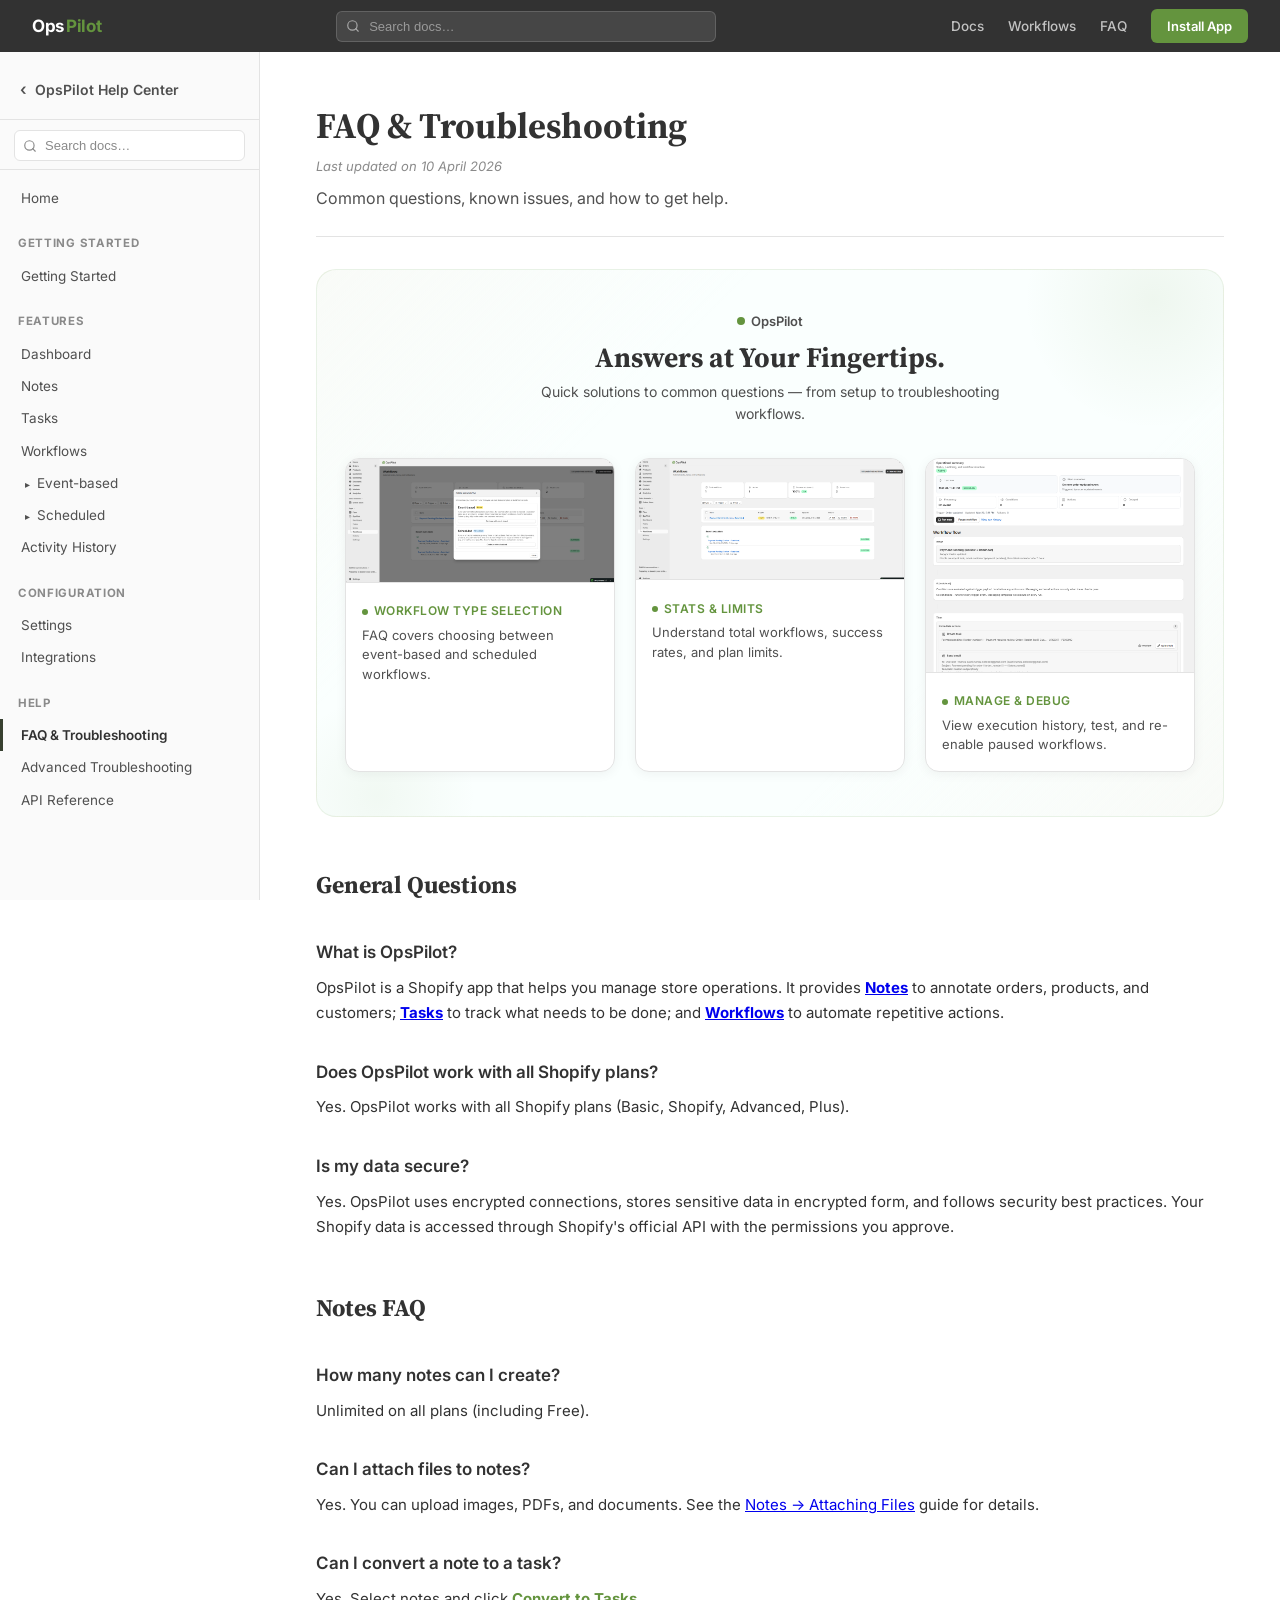
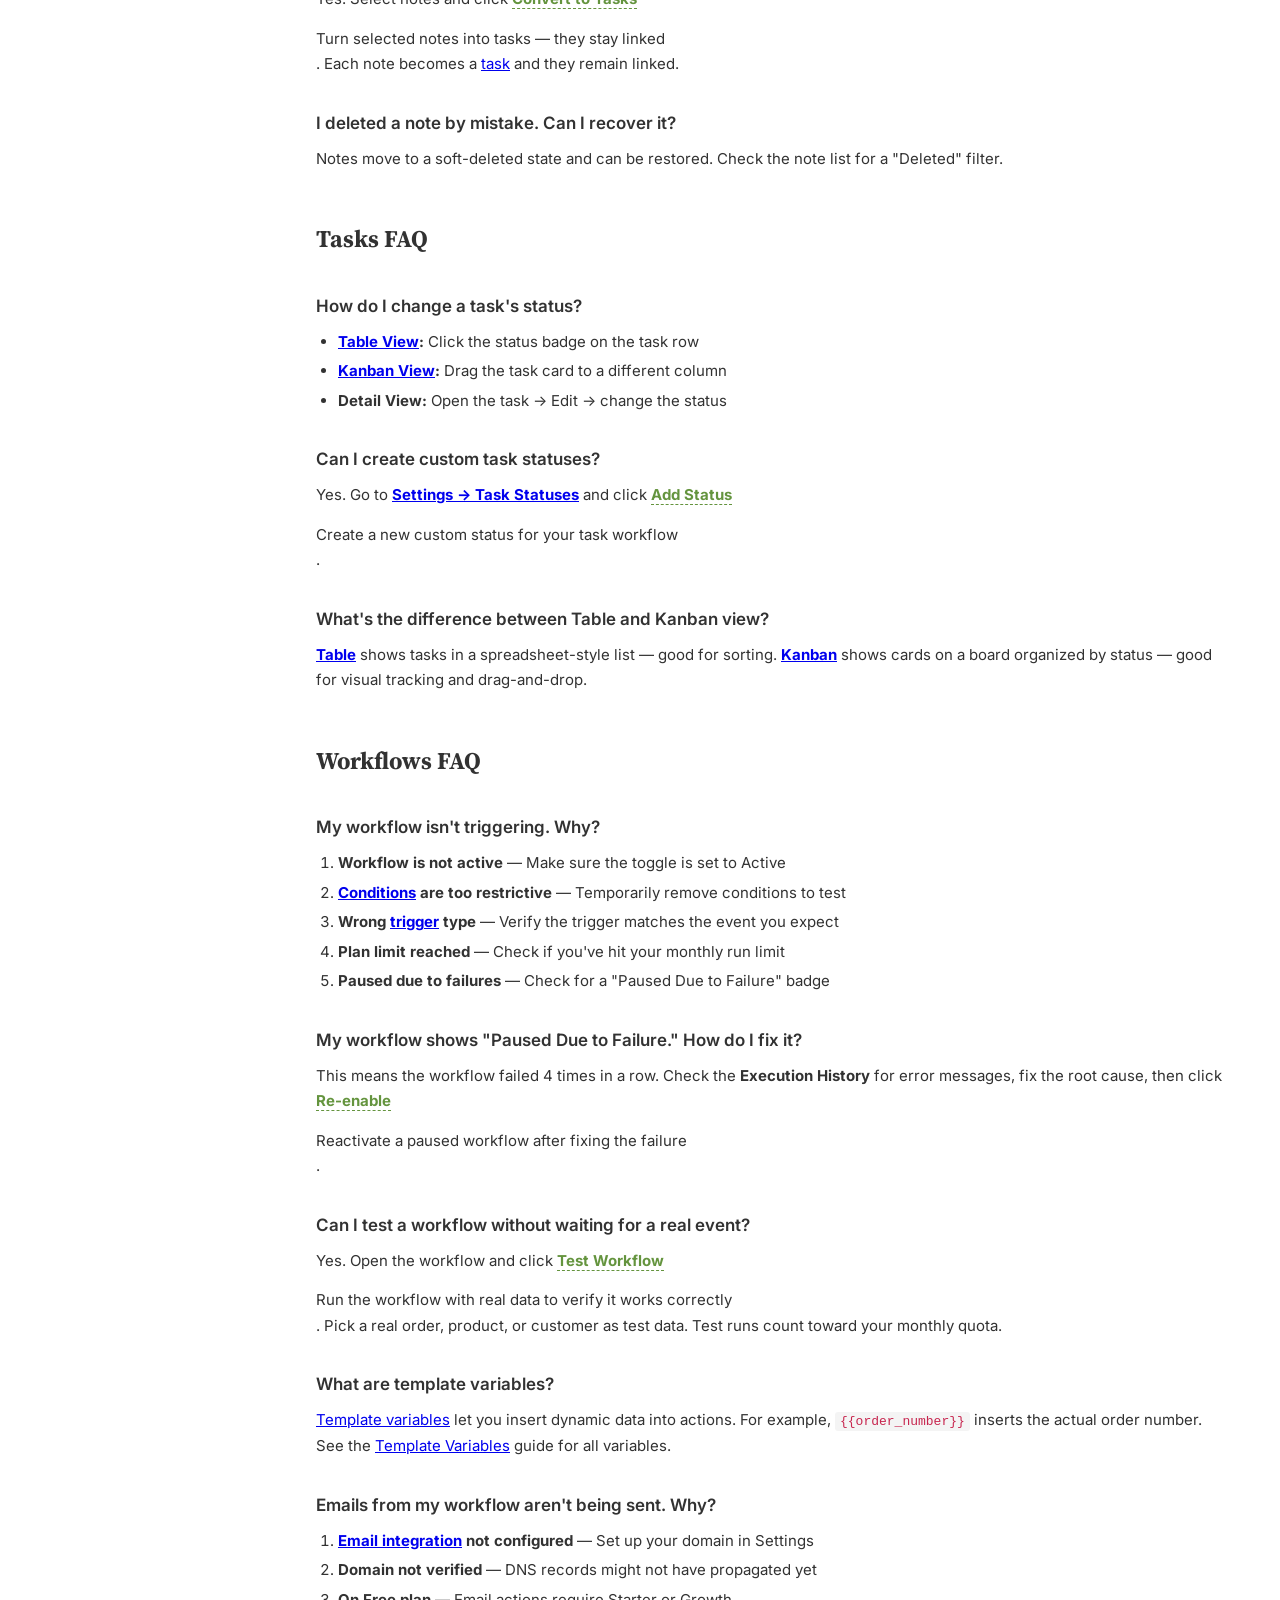
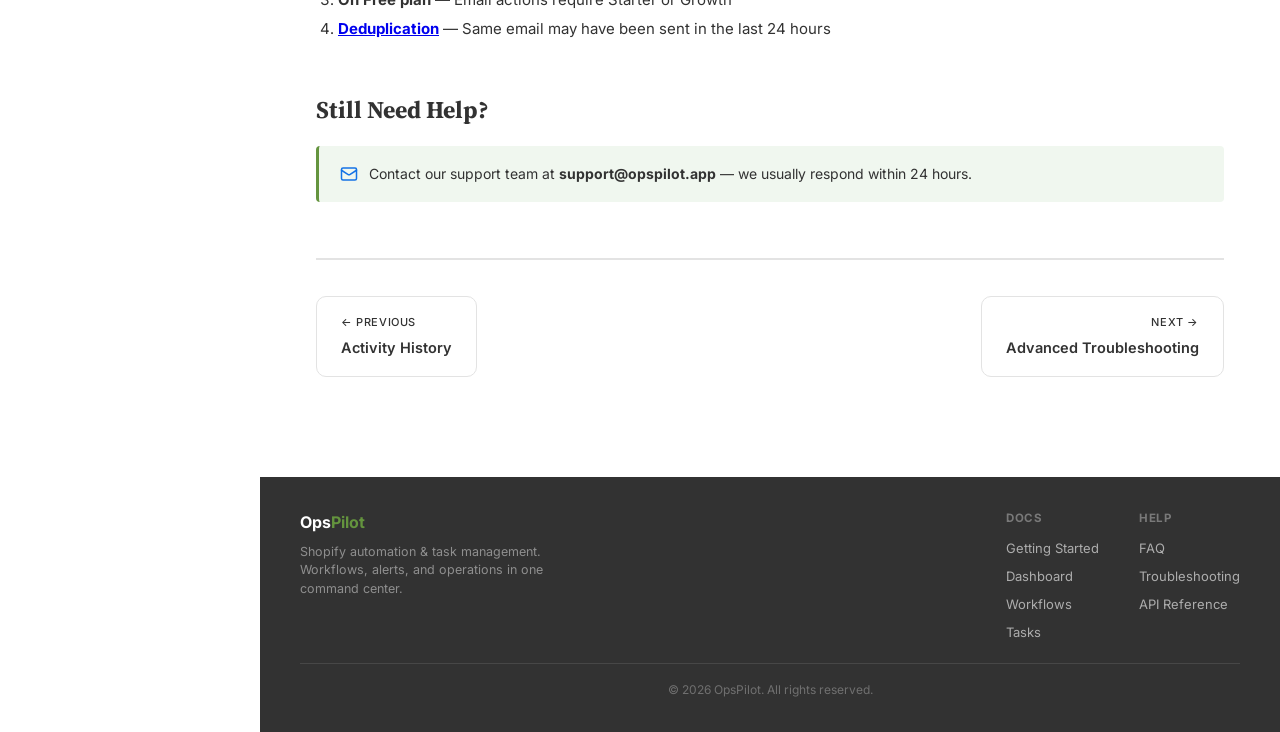
<file: faq.html>
<!DOCTYPE html>
<html lang="en">
<head>
  <meta charset="UTF-8" />
  <meta name="viewport" content="width=device-width, initial-scale=1.0" />
  <title>FAQ &amp; Troubleshooting — OpsPilot</title>
  <link rel="stylesheet" href="styles.css" />
</head>
<body>

<header class="site-header">
  <a class="site-header-logo" href="index.html"><span class="logo-ops">Ops</span><span class="logo-pilot">Pilot</span></a>
  <div class="header-search">
    <input type="text" id="header-doc-search" placeholder="Search docs…" autocomplete="off" />
    <div id="header-search-results" class="header-search-results" style="display:none;"></div>
  </div>
  <nav class="site-header-nav">
    <a href="getting-started.html">Docs</a>
    <a href="workflows.html">Workflows</a>
    <a href="faq.html">FAQ</a>
    <a href="https://apps.shopify.com/" class="header-btn">Install App</a>
  </nav>
</header>

<div class="sidebar-overlay" id="overlay" onclick="toggleSidebar()"></div>

<aside class="sidebar" id="sidebar">
  <div class="sidebar-header">
    <a class="logo" href="index.html"><span class="back-arrow">&lsaquo;</span> OpsPilot Help Center</a>
  </div>
  <div class="sidebar-search">
    <input type="text" id="doc-search" placeholder="Search docs…" autocomplete="off" />
    <div id="search-results" class="search-results" style="display:none;"></div>
  </div>
  <nav>
    <a href="index.html">Home</a>
    <div class="section-label">Getting Started</div>
    <a href="getting-started.html">Getting Started</a>
    <div class="section-label">Features</div>
    <a href="dashboard.html">Dashboard</a>
    <a href="notes.html">Notes</a>
    <a href="tasks.html">Tasks</a>
    <div class="nav-tree">
      <a href="workflows.html">Workflows</a>
      <div class="tree-branch">
        <div class="tree-node">
          <a href="workflows.html#event-based-triggers" class="tree-toggle" onclick="toggleTree(this)">
            <span class="tree-arrow">&#9656;</span> Event-based
          </a>
          <div class="tree-children">
            <a href="workflows.html#event-based-triggers">Triggers</a>
            <a href="workflows.html#conditions">Conditions</a>
            <a href="workflows.html#actions">Actions</a>
            <a href="template-variables.html">Template Variables</a>
            <a href="workflows.html#delayed-actions">Delayed Actions</a>
            <a href="workflows.html#deduplication">Deduplication</a>
          </div>
        </div>
        <div class="tree-node">
          <a href="workflows.html#scheduled-workflows" class="tree-toggle" onclick="toggleTree(this)">
            <span class="tree-arrow">&#9656;</span> Scheduled
          </a>
          <div class="tree-children">
            <a href="workflows.html#scheduled-trigger">Scheduled Trigger</a>
            <a href="workflows.html#scheduled-workflows">Scheduled Workflows</a>
          </div>
        </div>
      </div>
    </div>
    <a href="activity.html">Activity History</a>
    <div class="section-label">Configuration</div>
    <a href="settings.html">Settings</a>
    <a href="integrations.html">Integrations</a>
    <div class="section-label">Help</div>
    <a href="faq.html" class="active">FAQ &amp; Troubleshooting</a>
    <a href="troubleshooting.html">Advanced Troubleshooting</a>
    <a href="api-reference.html">API Reference</a>
  </nav>
</aside>

<div class="main">
  <button class="hamburger" onclick="toggleSidebar()">&#9776;</button>
  <div class="content">

    <div class="section-hero">
      <h1>FAQ &amp; Troubleshooting</h1>
      <div class="last-updated">Last updated on 10 April 2026</div>
      <p>Common questions, known issues, and how to get help.</p>
    </div>

    <!-- Hero Showcase -->
    <div class="pro-showcase">
      <div class="pro-showcase-header">
        <div class="pro-showcase-logo">OpsPilot</div>
        <div class="pro-showcase-title">Answers at Your Fingertips.</div>
        <div class="pro-showcase-subtitle">Quick solutions to common questions — from setup to troubleshooting workflows.</div>
      </div>
      <div class="pro-showcase-grid cols-3">
        <div class="pro-card">
          <img class="pro-card-img" src="images/costmized_workflow_wizard_.png" alt="Create new workflow — Event-based or Scheduled" loading="lazy" />
          <div class="pro-card-body">
            <div class="pro-card-label">Workflow Type Selection</div>
            <p class="pro-card-desc">FAQ covers choosing between event-based and scheduled workflows.</p>
          </div>
        </div>
        <div class="pro-card">
          <img class="pro-card-img" src="images/workflows_list_.png" alt="Workflows page with stats and table" loading="lazy" />
          <div class="pro-card-body">
            <div class="pro-card-label">Stats &amp; Limits</div>
            <p class="pro-card-desc">Understand total workflows, success rates, and plan limits.</p>
          </div>
        </div>
        <div class="pro-card">
          <img class="pro-card-img" src="images/you_can_manage_your_woek_flow_hear_.png" alt="Workflow detail page with operational summary" loading="lazy" />
          <div class="pro-card-body">
            <div class="pro-card-label">Manage &amp; Debug</div>
            <p class="pro-card-desc">View execution history, test, and re-enable paused workflows.</p>
          </div>
        </div>
      </div>
    </div>

    <h2 id="general-questions">General Questions</h2>

    <h3 id="what-is-opspilot">What is OpsPilot?</h3>
    <p>OpsPilot is a Shopify app that helps you manage store operations. It provides <strong><a href="notes.html">Notes</a></strong> to annotate orders, products, and customers; <strong><a href="tasks.html">Tasks</a></strong> to track what needs to be done; and <strong><a href="workflows.html">Workflows</a></strong> to automate repetitive actions.</p>

    <h3 id="shopify-plans">Does OpsPilot work with all Shopify plans?</h3>
    <p>Yes. OpsPilot works with all Shopify plans (Basic, Shopify, Advanced, Plus).</p>

    <h3 id="data-secure">Is my data secure?</h3>
    <p>Yes. OpsPilot uses encrypted connections, stores sensitive data in encrypted form, and follows security best practices. Your Shopify data is accessed through Shopify's official API with the permissions you approve.</p>

    <h2 id="notes-faq">Notes FAQ</h2>

    <h3 id="notes-limit">How many notes can I create?</h3>
    <p>Unlimited on all plans (including Free).</p>

    <h3 id="attach-files">Can I attach files to notes?</h3>
    <p>Yes. You can upload images, PDFs, and documents. See the <a href="notes.html#attaching-files">Notes &rarr; Attaching Files</a> guide for details.</p>

    <h3 id="convert-note-to-task">Can I convert a note to a task?</h3>
    <p>Yes. Select notes and click <span class="hover-preview"><strong>Convert to Tasks</strong><span class="preview-popup"><img src="images/ation_informations.png" alt="Convert to Tasks" /><div class="popup-label">Turn selected notes into tasks — they stay linked</div></span></span>. Each note becomes a <a href="tasks.html">task</a> and they remain linked.</p>

    <h3 id="recover-deleted-note">I deleted a note by mistake. Can I recover it?</h3>
    <p>Notes move to a soft-deleted state and can be restored. Check the note list for a "Deleted" filter.</p>

    <h2 id="tasks-faq">Tasks FAQ</h2>

    <h3 id="change-task-status">How do I change a task's status?</h3>
    <ul>
      <li><strong><a href="tasks.html#table-view">Table View</a>:</strong> Click the status badge on the task row</li>
      <li><strong><a href="tasks.html#kanban-board-view">Kanban View</a>:</strong> Drag the task card to a different column</li>
      <li><strong>Detail View:</strong> Open the task &rarr; Edit &rarr; change the status</li>
    </ul>

    <h3 id="custom-statuses">Can I create custom task statuses?</h3>
    <p>Yes. Go to <strong><a href="settings.html#creating-custom-statuses">Settings &rarr; Task Statuses</a></strong> and click <span class="hover-preview"><strong>Add Status</strong><span class="preview-popup"><img src="images/settings/Screenshot%202026-04-08%20181909.png" alt="Task statuses configuration" /><div class="popup-label">Create a new custom status for your task workflow</div></span></span>.</p>

    <h3 id="table-vs-kanban">What's the difference between Table and Kanban view?</h3>
    <p><strong><a href="tasks.html#table-view">Table</a></strong> shows tasks in a spreadsheet-style list — good for sorting. <strong><a href="tasks.html#kanban-board-view">Kanban</a></strong> shows cards on a board organized by status — good for visual tracking and drag-and-drop.</p>

    <h2 id="workflows-faq">Workflows FAQ</h2>

    <h3 id="workflow-not-triggering">My workflow isn't triggering. Why?</h3>
    <ol>
      <li><strong>Workflow is not active</strong> — Make sure the toggle is set to Active</li>
      <li><strong><a href="workflows.html#conditions">Conditions</a> are too restrictive</strong> — Temporarily remove conditions to test</li>
      <li><strong>Wrong <a href="workflows.html#triggers">trigger</a> type</strong> — Verify the trigger matches the event you expect</li>
      <li><strong>Plan limit reached</strong> — Check if you've hit your monthly run limit</li>
      <li><strong>Paused due to failures</strong> — Check for a "Paused Due to Failure" badge</li>
    </ol>

    <h3 id="paused-due-to-failure">My workflow shows "Paused Due to Failure." How do I fix it?</h3>
    <p>This means the workflow failed 4 times in a row. Check the <strong>Execution History</strong> for error messages, fix the root cause, then click <span class="hover-preview"><strong>Re-enable</strong><span class="preview-popup"><img src="images/workflows_list_.png" alt="Re-enable" /><div class="popup-label">Reactivate a paused workflow after fixing the failure</div></span></span>.</p>

    <h3 id="test-workflow">Can I test a workflow without waiting for a real event?</h3>
    <p>Yes. Open the workflow and click <span class="hover-preview"><strong>Test Workflow</strong><span class="preview-popup"><img src="images/you_can_manage_your_woek_flow_hear_.png" alt="Test Workflow" /><div class="popup-label">Run the workflow with real data to verify it works correctly</div></span></span>. Pick a real order, product, or customer as test data. Test runs count toward your monthly quota.</p>

    <h3 id="what-are-template-variables">What are template variables?</h3>
    <p><a href="template-variables.html">Template variables</a> let you insert dynamic data into actions. For example, <code>{{order_number}}</code> inserts the actual order number. See the <a href="template-variables.html">Template Variables</a> guide for all variables.</p>

    <h3 id="emails-not-sent">Emails from my workflow aren't being sent. Why?</h3>
    <ol>
      <li><strong><a href="integrations.html#email-integration">Email integration</a> not configured</strong> — Set up your domain in Settings</li>
      <li><strong>Domain not verified</strong> — DNS records might not have propagated yet</li>
      <li><strong>On Free plan</strong> — Email actions require Starter or Growth</li>
      <li><strong><a href="workflows.html#deduplication">Deduplication</a></strong> — Same email may have been sent in the last 24 hours</li>
    </ol>

    <h2 id="still-need-help">Still Need Help?</h2>
    <div class="callout callout-tip">
      <span class="callout-icon"><svg xmlns="http://www.w3.org/2000/svg" width="18" height="18" viewBox="0 0 24 24" fill="none" stroke="#1473e6" stroke-width="2" stroke-linecap="round" stroke-linejoin="round"><rect x="2" y="4" width="20" height="16" rx="2"/><path d="m22 7-8.97 5.7a1.94 1.94 0 0 1-2.06 0L2 7"/></svg></span>
      <div>Contact our support team at <strong>support@opspilot.app</strong> — we usually respond within 24 hours.</div>
    </div>

    <div class="page-nav">
      <a class="page-nav-btn page-nav-prev" href="activity.html"><span class="nav-label">&#8592; Previous</span>Activity History</a>
      <a class="page-nav-btn page-nav-next" href="troubleshooting.html"><span class="nav-label">Next &#8594;</span>Advanced Troubleshooting </a>
    </div>

  </div>
</div>

<footer class="site-footer">
  <div class="site-footer-inner">
    <div class="site-footer-brand">
      <a class="footer-logo" href="index.html"><span>Ops</span><span class="logo-pilot">Pilot</span></a>
      <p>Shopify automation &amp; task management. Workflows, alerts, and operations in one command center.</p>
    </div>
    <div class="site-footer-links">
      <div>
        <span class="footer-heading">Docs</span>
        <a href="getting-started.html">Getting Started</a>
        <a href="dashboard.html">Dashboard</a>
        <a href="workflows.html">Workflows</a>
        <a href="tasks.html">Tasks</a>
      </div>
      <div>
        <span class="footer-heading">Help</span>
        <a href="faq.html">FAQ</a>
        <a href="troubleshooting.html">Troubleshooting</a>
        <a href="api-reference.html">API Reference</a>
      </div>
    </div>
  </div>
  <div class="site-footer-bottom">&copy; 2026 OpsPilot. All rights reserved.</div>
</footer>

<script src="nav.js"></script>
<!-- Crisp Live Chat -->
<script type="text/javascript">
  window.$crisp=[];window.CRISP_WEBSITE_ID="6f9ec4d1-3401-45af-af1c-9f0f0315773c";
  (function(){var d=document;var s=d.createElement("script");s.src="https://client.crisp.chat/l.js";s.async=1;d.getElementsByTagName("head")[0].appendChild(s);})();
</script>
</body>
</html>
</file>
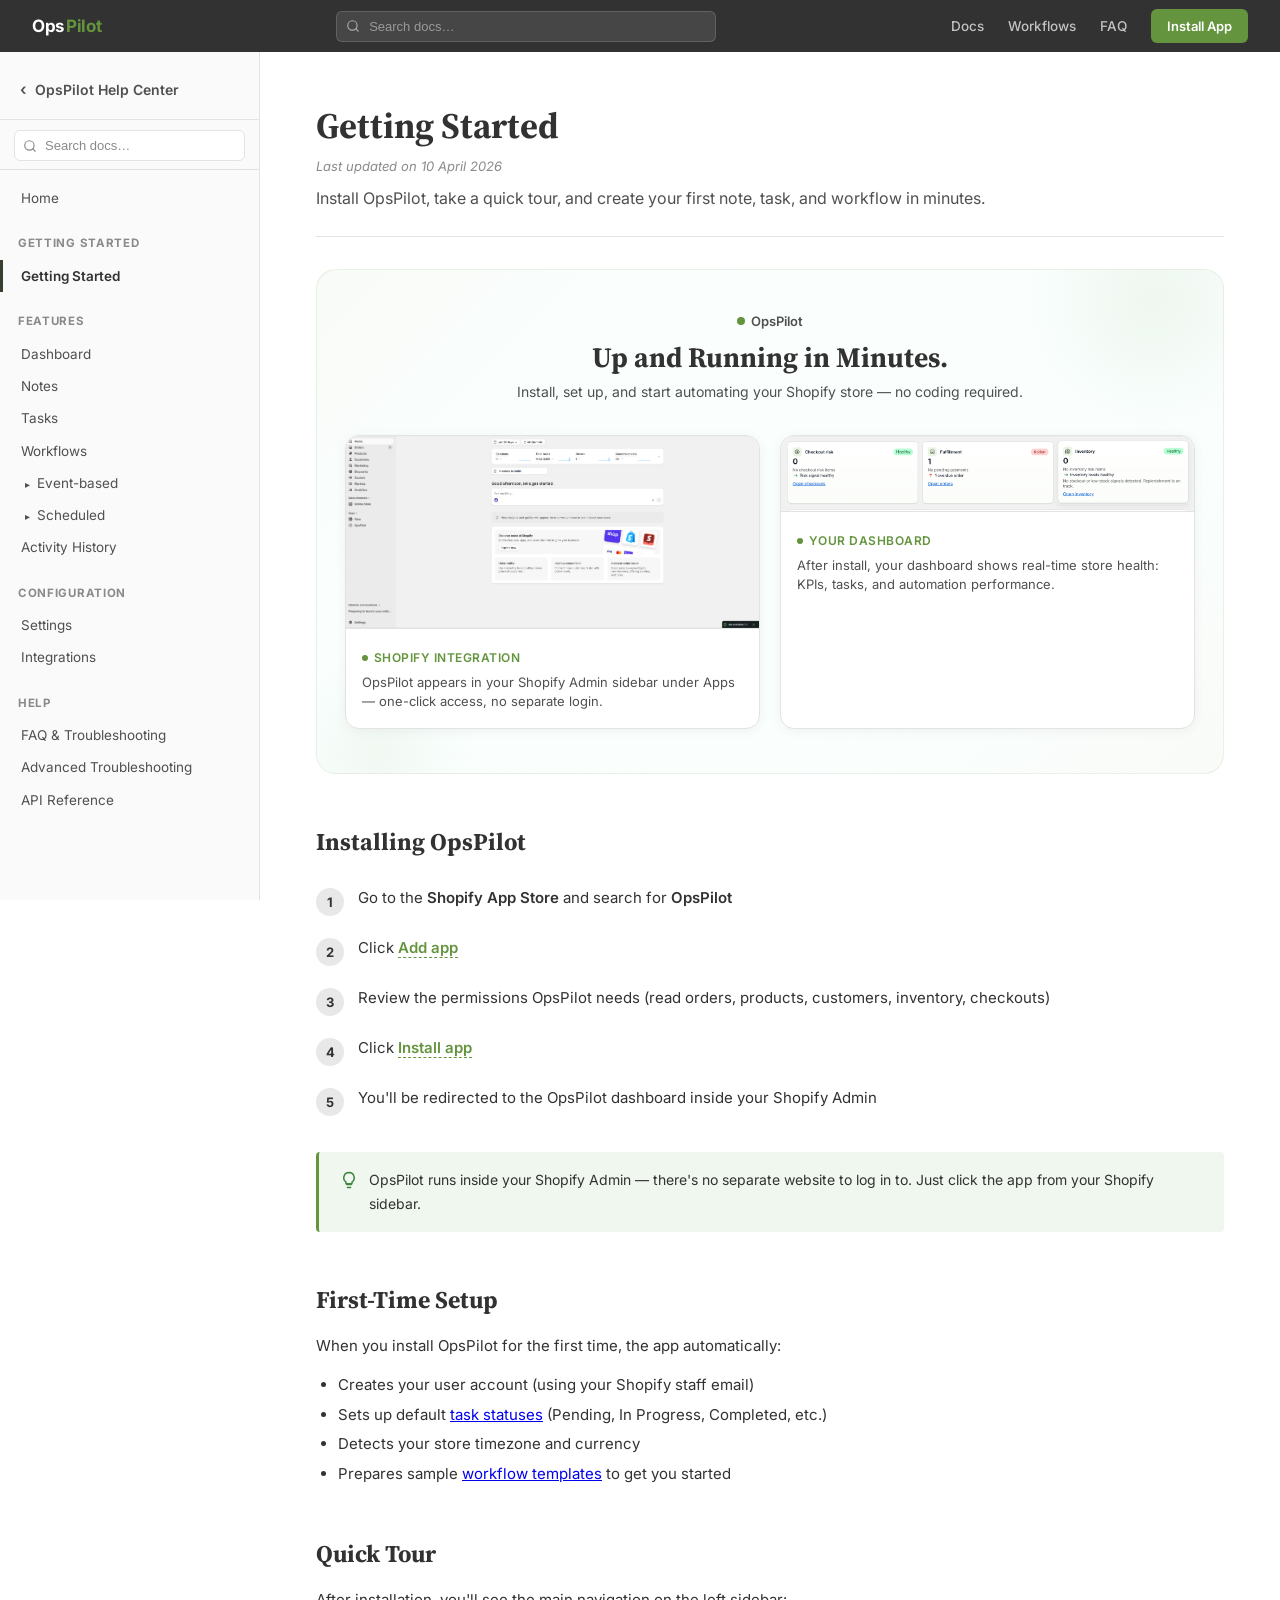
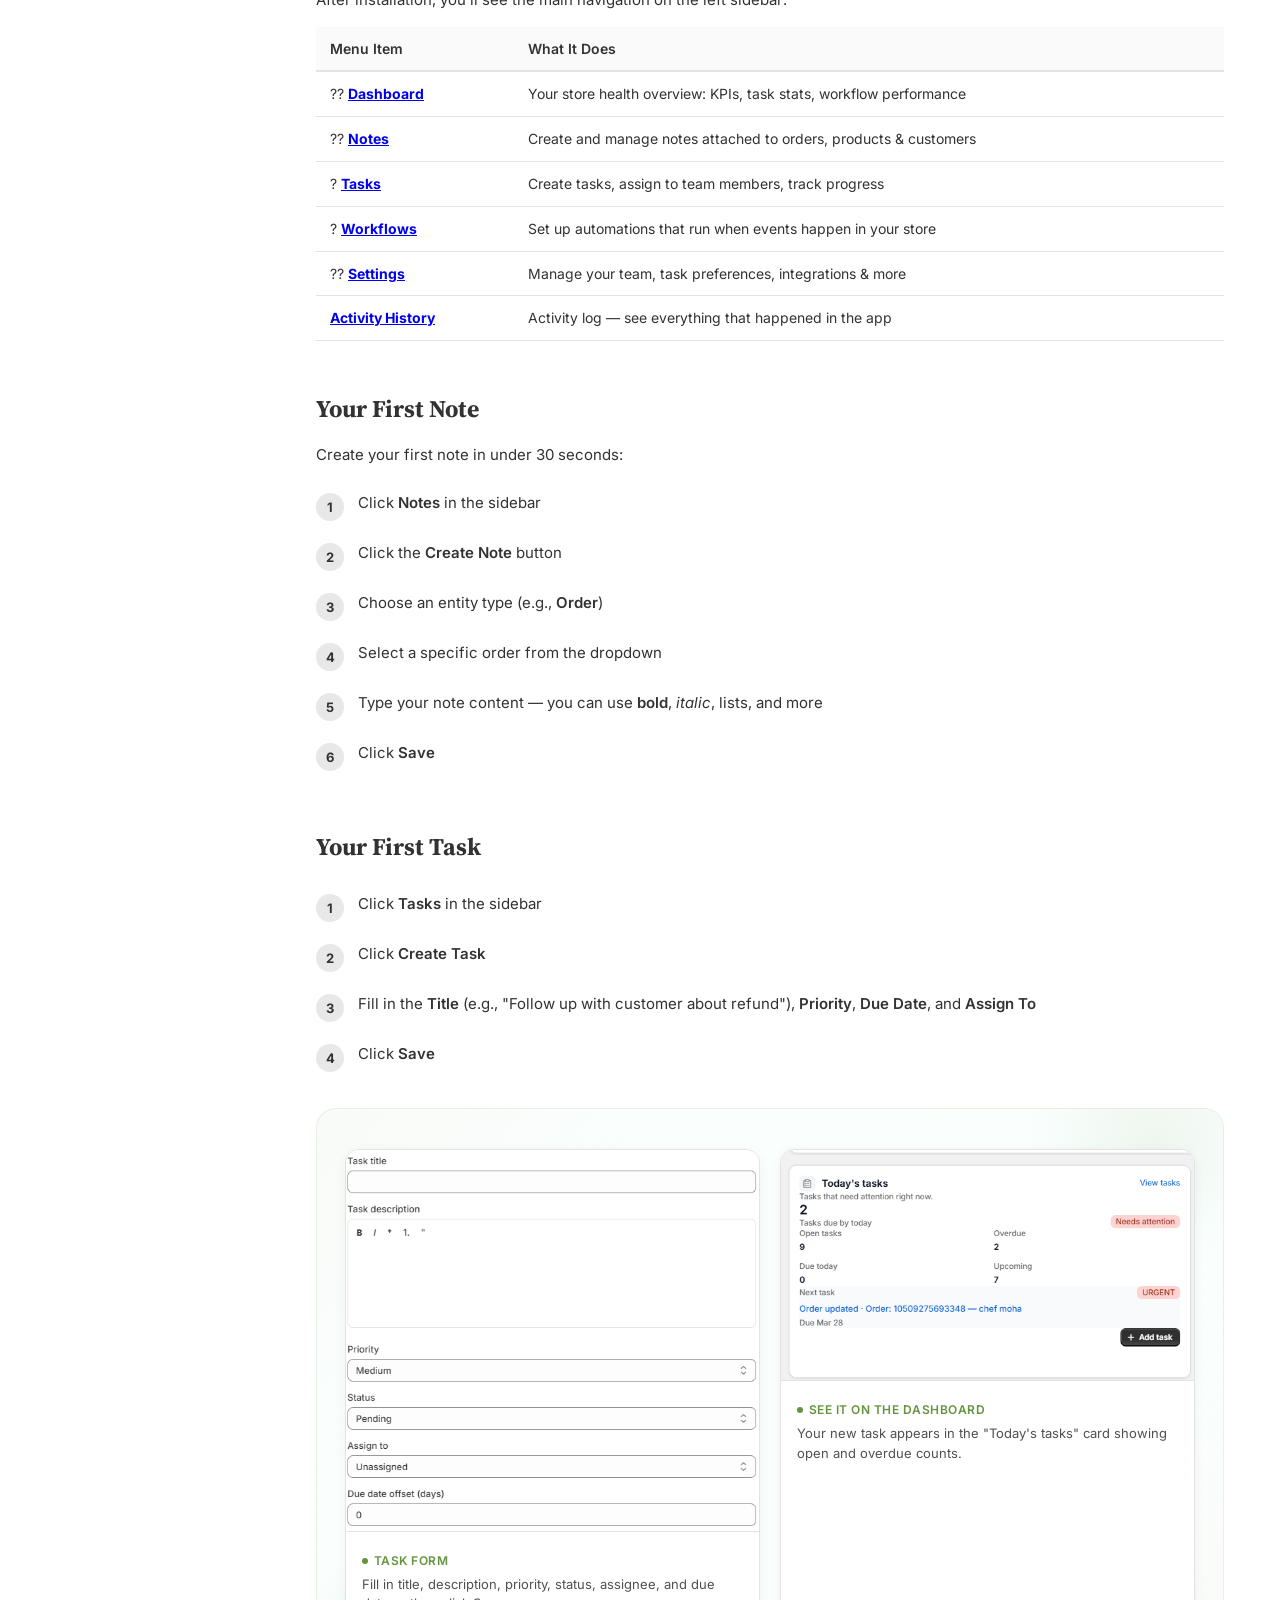
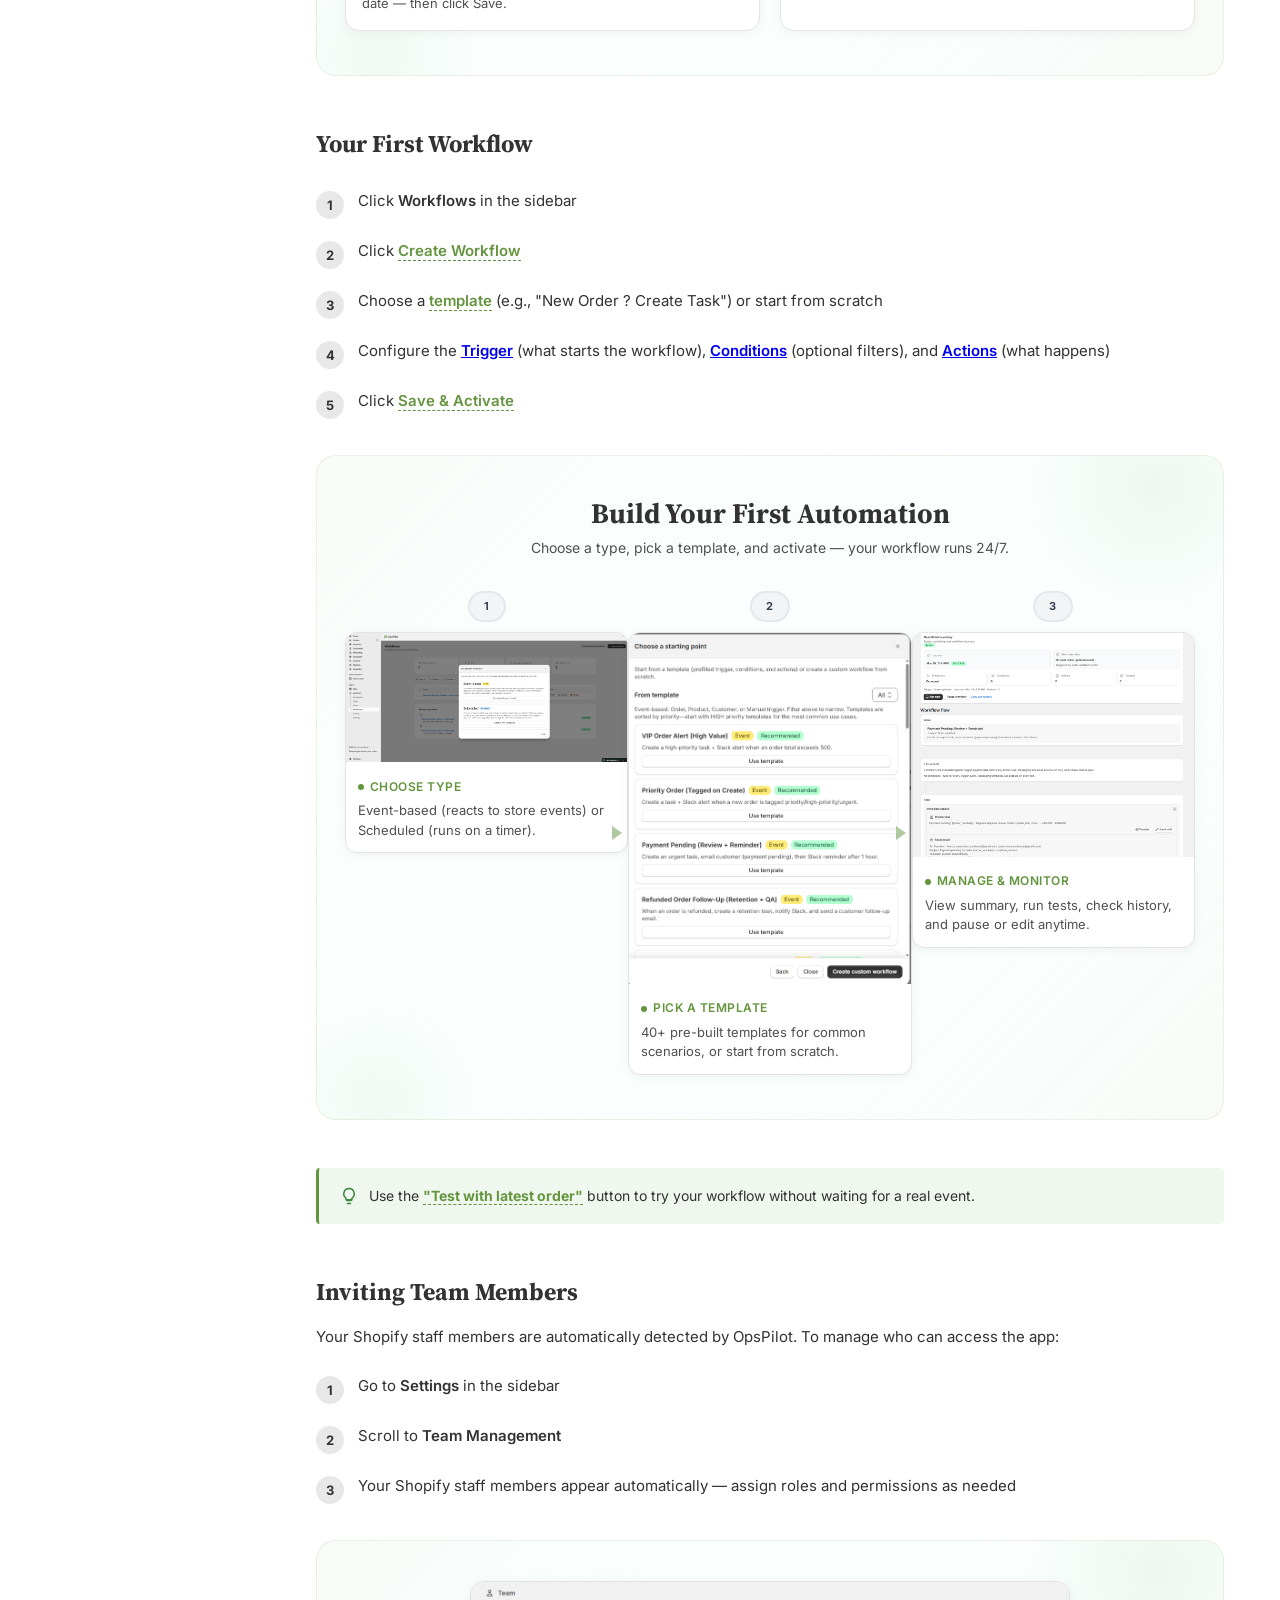
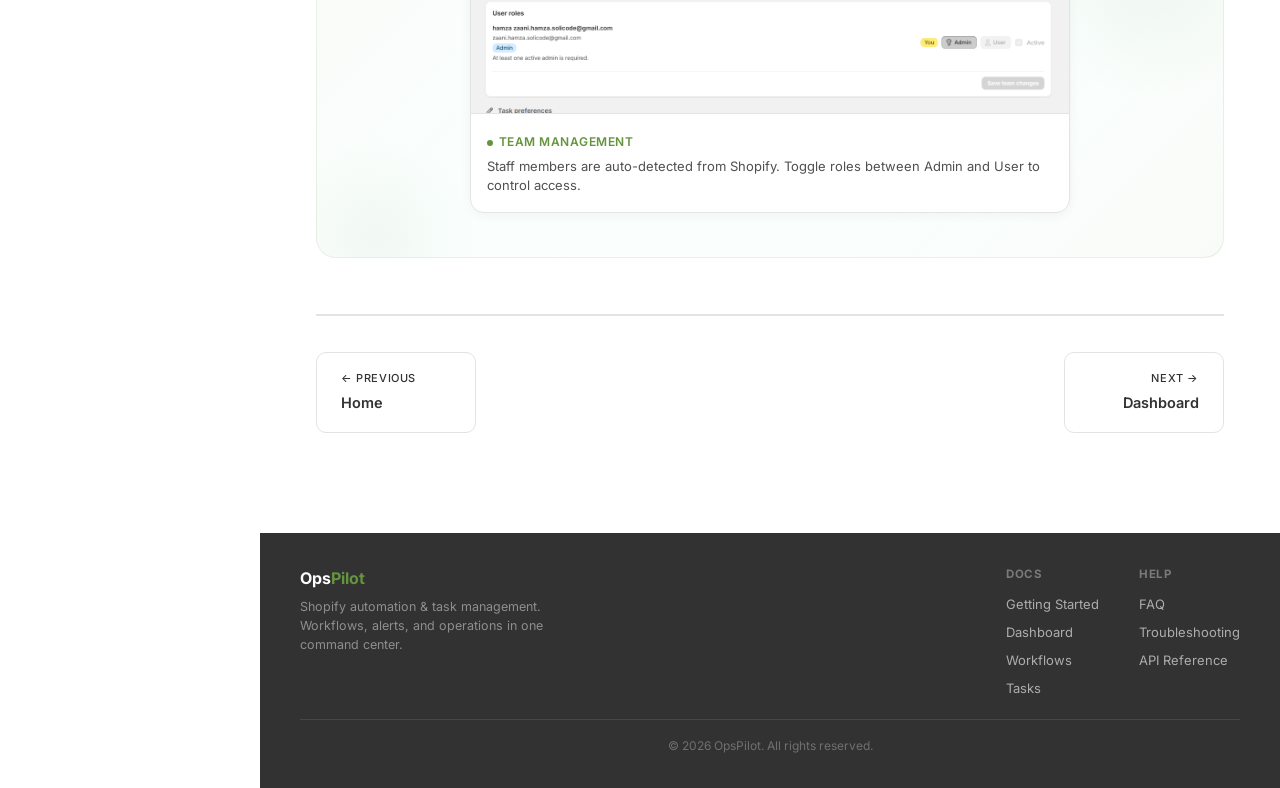
<file: getting-started.html>
<!DOCTYPE html>
<html lang="en">
<head>
  <meta charset="UTF-8" />
  <meta name="viewport" content="width=device-width, initial-scale=1.0" />
  <title>Getting Started — OpsPilot</title>
  <link rel="stylesheet" href="styles.css" />
</head>
<body>

<header class="site-header">
  <a class="site-header-logo" href="index.html"><span class="logo-ops">Ops</span><span class="logo-pilot">Pilot</span></a>
  <div class="header-search">
    <input type="text" id="header-doc-search" placeholder="Search docs…" autocomplete="off" />
    <div id="header-search-results" class="header-search-results" style="display:none;"></div>
  </div>
  <nav class="site-header-nav">
    <a href="getting-started.html">Docs</a>
    <a href="workflows.html">Workflows</a>
    <a href="faq.html">FAQ</a>
    <a href="https://apps.shopify.com/" class="header-btn">Install App</a>
  </nav>
</header>

<div class="sidebar-overlay" id="overlay" onclick="toggleSidebar()"></div>

<aside class="sidebar" id="sidebar">
  <div class="sidebar-header">
    <a class="logo" href="index.html"><span class="back-arrow">&lsaquo;</span> OpsPilot Help Center</a>
  </div>
  <div class="sidebar-search">
    <input type="text" id="doc-search" placeholder="Search docs…" autocomplete="off" />
    <div id="search-results" class="search-results" style="display:none;"></div>
  </div>
  <nav>
    <a href="index.html">Home</a>
    <div class="section-label">Getting Started</div>
    <a href="getting-started.html" class="active">Getting Started</a>
    <div class="section-label">Features</div>
    <a href="dashboard.html">Dashboard</a>
    <a href="notes.html">Notes</a>
    <a href="tasks.html">Tasks</a>
    <div class="nav-tree">
      <a href="workflows.html">Workflows</a>
      <div class="tree-branch">
        <div class="tree-node">
          <a href="workflows.html#event-based-triggers" class="tree-toggle" onclick="toggleTree(this)">
            <span class="tree-arrow">&#9656;</span> Event-based
          </a>
          <div class="tree-children">
            <a href="workflows.html#event-based-triggers">Triggers</a>
            <a href="workflows.html#conditions">Conditions</a>
            <a href="workflows.html#actions">Actions</a>
            <a href="template-variables.html">Template Variables</a>
            <a href="workflows.html#delayed-actions">Delayed Actions</a>
            <a href="workflows.html#deduplication">Deduplication</a>
          </div>
        </div>
        <div class="tree-node">
          <a href="workflows.html#scheduled-workflows" class="tree-toggle" onclick="toggleTree(this)">
            <span class="tree-arrow">&#9656;</span> Scheduled
          </a>
          <div class="tree-children">
            <a href="workflows.html#scheduled-trigger">Scheduled Trigger</a>
            <a href="workflows.html#scheduled-workflows">Scheduled Workflows</a>
          </div>
        </div>
      </div>
    </div>
    <a href="activity.html">Activity History</a>
    <div class="section-label">Configuration</div>
    <a href="settings.html">Settings</a>
    <a href="integrations.html">Integrations</a>
    <div class="section-label">Help</div>
    <a href="faq.html">FAQ &amp; Troubleshooting</a>
    <a href="troubleshooting.html">Advanced Troubleshooting</a>
    <a href="api-reference.html">API Reference</a>
  </nav>
</aside>

<div class="main">
  <button class="hamburger" onclick="toggleSidebar()">&#9776;</button>
  <div class="content">

    <div class="section-hero">
      <h1>Getting Started</h1>
      <div class="last-updated">Last updated on 10 April 2026</div>
      <p>Install OpsPilot, take a quick tour, and create your first note, task, and workflow in minutes.</p>
    </div>

    <!-- Hero Showcase -->
    <div class="pro-showcase">
      <div class="pro-showcase-header">
        <div class="pro-showcase-logo">OpsPilot</div>
        <div class="pro-showcase-title">Up and Running in Minutes.</div>
        <div class="pro-showcase-subtitle">Install, set up, and start automating your Shopify store — no coding required.</div>
      </div>
      <div class="pro-showcase-grid cols-2">
        <div class="pro-card">
          <img class="pro-card-img" src="images/Screenshot_2026-04-01_162458.png" alt="Shopify admin with OpsPilot in the Apps sidebar" loading="lazy" />
          <div class="pro-card-body">
            <div class="pro-card-label">Shopify Integration</div>
            <p class="pro-card-desc">OpsPilot appears in your Shopify Admin sidebar under Apps — one-click access, no separate login.</p>
          </div>
        </div>
        <div class="pro-card">
          <img class="pro-card-img" src="images/dashboard/Screenshot%202026-04-08%20183754.png" alt="Dashboard KPI cards — Checkout risk, Fulfillment, Inventory" loading="lazy" />
          <div class="pro-card-body">
            <div class="pro-card-label">Your Dashboard</div>
            <p class="pro-card-desc">After install, your dashboard shows real-time store health: KPIs, tasks, and automation performance.</p>
          </div>
        </div>
      </div>
    </div>

    <h2 id="installing-opspilot">Installing OpsPilot</h2>
    <div class="steps">
      <div class="step"><div class="step-content">Go to the <strong>Shopify App Store</strong> and search for <strong>OpsPilot</strong></div></div>
      <div class="step"><div class="step-content">Click <span class="hover-preview popup-below"><strong>Add app</strong><span class="preview-popup"><img src="images/Screenshot_2026-04-01_162458.png" alt="Shopify Add app" /><div class="popup-label">Add OpsPilot to your Shopify store from the App Store</div></span></span></div></div>
      <div class="step"><div class="step-content">Review the permissions OpsPilot needs (read orders, products, customers, inventory, checkouts)</div></div>
      <div class="step"><div class="step-content">Click <span class="hover-preview popup-below"><strong>Install app</strong><span class="preview-popup"><img src="images/Screenshot_2026-04-01_162458.png" alt="Install app" /><div class="popup-label">Confirm permissions and install OpsPilot</div></span></span></div></div>
      <div class="step"><div class="step-content">You'll be redirected to the OpsPilot dashboard inside your Shopify Admin</div></div>
    </div>

    <div class="callout callout-tip">
      <span class="callout-icon"><svg xmlns="http://www.w3.org/2000/svg" width="18" height="18" viewBox="0 0 24 24" fill="none" stroke="#3b873e" stroke-width="2" stroke-linecap="round" stroke-linejoin="round"><path d="M9 18h6"/><path d="M10 22h4"/><path d="M12 2a7 7 0 0 0-4 12.7V17h8v-2.3A7 7 0 0 0 12 2z"/></svg></span>
      <div>OpsPilot runs inside your Shopify Admin — there's no separate website to log in to. Just click the app from your Shopify sidebar.</div>
    </div>

    <h2 id="first-time-setup">First-Time Setup</h2>
    <p>When you install OpsPilot for the first time, the app automatically:</p>
    <ul>
      <li>Creates your user account (using your Shopify staff email)</li>
      <li>Sets up default <a href="tasks.html#task-statuses">task statuses</a> (Pending, In Progress, Completed, etc.)</li>
      <li>Detects your store timezone and currency</li>
      <li>Prepares sample <a href="workflows.html#workflow-templates">workflow templates</a> to get you started</li>
    </ul>

    <h2 id="quick-tour">Quick Tour</h2>
    <p>After installation, you'll see the main navigation on the left sidebar:</p>

    <table>
      <thead><tr><th>Menu Item</th><th>What It Does</th></tr></thead>
      <tbody>
        <tr><td>?? <strong><a href="dashboard.html">Dashboard</a></strong></td><td>Your store health overview: KPIs, task stats, workflow performance</td></tr>
        <tr><td>?? <strong><a href="notes.html">Notes</a></strong></td><td>Create and manage notes attached to orders, products &amp; customers</td></tr>
        <tr><td>? <strong><a href="tasks.html">Tasks</a></strong></td><td>Create tasks, assign to team members, track progress</td></tr>
        <tr><td>? <strong><a href="workflows.html">Workflows</a></strong></td><td>Set up automations that run when events happen in your store</td></tr>
        <tr><td>?? <strong><a href="settings.html">Settings</a></strong></td><td>Manage your team, task preferences, integrations &amp; more</td></tr>
        <tr><td> <strong><a href="activity.html">Activity History</a></strong></td><td>Activity log — see everything that happened in the app</td></tr>
      </tbody>
    </table>

    <h2 id="your-first-note">Your First Note</h2>
    <p>Create your first note in under 30 seconds:</p>
    <div class="steps">
      <div class="step"><div class="step-content">Click <strong>Notes</strong> in the sidebar</div></div>
      <div class="step"><div class="step-content">Click the <strong>Create Note</strong> button</div></div>
      <div class="step"><div class="step-content">Choose an entity type (e.g., <strong>Order</strong>)</div></div>
      <div class="step"><div class="step-content">Select a specific order from the dropdown</div></div>
      <div class="step"><div class="step-content">Type your note content — you can use <strong>bold</strong>, <em>italic</em>, lists, and more</div></div>
      <div class="step"><div class="step-content">Click <strong>Save</strong></div></div>
    </div>

    <h2 id="your-first-task">Your First Task</h2>
    <div class="steps">
      <div class="step"><div class="step-content">Click <strong>Tasks</strong> in the sidebar</div></div>
      <div class="step"><div class="step-content">Click <strong>Create Task</strong></div></div>
      <div class="step"><div class="step-content">Fill in the <strong>Title</strong> (e.g., "Follow up with customer about refund"), <strong>Priority</strong>, <strong>Due Date</strong>, and <strong>Assign To</strong></div></div>
      <div class="step"><div class="step-content">Click <strong>Save</strong></div></div>
    </div>

    <!-- First Task Showcase — using real task form -->
    <div class="pro-showcase">
      <div class="pro-showcase-grid cols-2">
        <div class="pro-card">
          <img class="pro-card-img" src="images/ation_informations.png" alt="Task form — title, description, priority, status, assignee, due date" loading="lazy" />
          <div class="pro-card-body">
            <div class="pro-card-label">Task Form</div>
            <p class="pro-card-desc">Fill in title, description, priority, status, assignee, and due date — then click Save.</p>
          </div>
        </div>
        <div class="pro-card">
          <img class="pro-card-img" src="images/dashboard/Screenshot%202026-04-08%20183912.png" alt="Today's tasks card on dashboard" loading="lazy" />
          <div class="pro-card-body">
            <div class="pro-card-label">See It on the Dashboard</div>
            <p class="pro-card-desc">Your new task appears in the "Today's tasks" card showing open and overdue counts.</p>
          </div>
        </div>
      </div>
    </div>

    <h2 id="your-first-workflow">Your First Workflow</h2>
    <div class="steps">
      <div class="step"><div class="step-content">Click <strong>Workflows</strong> in the sidebar</div></div>
      <div class="step"><div class="step-content">Click <span class="hover-preview popup-below"><strong>Create Workflow</strong><span class="preview-popup"><img src="images/costmized_workflow_wizard_.png" alt="Create Workflow" /><div class="popup-label">Opens the workflow wizard — choose Event-based or Scheduled</div></span></span></div></div>
      <div class="step"><div class="step-content">Choose a <span class="hover-preview popup-below"><strong>template</strong><span class="preview-popup"><img src="images/use_a_tamplate_.png" alt="Workflow templates" /><div class="popup-label">Pick from 40+ pre-built workflow templates</div></span></span> (e.g., "New Order ? Create Task") or start from scratch</div></div>
      <div class="step"><div class="step-content">Configure the <strong><a href="workflows.html#triggers">Trigger</a></strong> (what starts the workflow), <strong><a href="workflows.html#conditions">Conditions</a></strong> (optional filters), and <strong><a href="workflows.html#actions">Actions</a></strong> (what happens)</div></div>
      <div class="step"><div class="step-content">Click <span class="hover-preview popup-below"><strong>Save &amp; Activate</strong><span class="preview-popup"><img src="images/workflows_list_.png" alt="Save &amp; Activate" /><div class="popup-label">Save your workflow and set it to active immediately</div></span></span></div></div>
    </div>

    <!-- First Workflow Showcase -->
    <div class="pro-showcase">
      <div class="pro-showcase-header">
        <div class="pro-showcase-title">Build Your First Automation</div>
        <div class="pro-showcase-subtitle">Choose a type, pick a template, and activate — your workflow runs 24/7.</div>
      </div>
      <div class="pro-flow">
        <div class="pro-flow-step">
          <div class="pro-flow-badge step-num">1</div>
          <div class="pro-flow-card">
            <img src="images/costmized_workflow_wizard_.png" alt="Create new workflow — Event-based or Scheduled" loading="lazy" />
            <div class="pro-card-body">
              <div class="pro-card-label">Choose Type</div>
              <p class="pro-card-desc">Event-based (reacts to store events) or Scheduled (runs on a timer).</p>
            </div>
          </div>
        </div>
        <div class="pro-flow-step">
          <div class="pro-flow-badge step-num">2</div>
          <div class="pro-flow-card">
            <img src="images/use_a_tamplate_.png" alt="Choose a starting point — template list" loading="lazy" />
            <div class="pro-card-body">
              <div class="pro-card-label">Pick a Template</div>
              <p class="pro-card-desc">40+ pre-built templates for common scenarios, or start from scratch.</p>
            </div>
          </div>
        </div>
        <div class="pro-flow-step">
          <div class="pro-flow-badge step-num">3</div>
          <div class="pro-flow-card">
            <img src="images/you_can_manage_your_woek_flow_hear_.png" alt="Workflow detail page with operational summary and flow" loading="lazy" />
            <div class="pro-card-body">
              <div class="pro-card-label">Manage &amp; Monitor</div>
              <p class="pro-card-desc">View summary, run tests, check history, and pause or edit anytime.</p>
            </div>
          </div>
        </div>
      </div>
    </div>

    <div class="callout callout-tip">
      <span class="callout-icon"><svg xmlns="http://www.w3.org/2000/svg" width="18" height="18" viewBox="0 0 24 24" fill="none" stroke="#3b873e" stroke-width="2" stroke-linecap="round" stroke-linejoin="round"><path d="M9 18h6"/><path d="M10 22h4"/><path d="M12 2a7 7 0 0 0-4 12.7V17h8v-2.3A7 7 0 0 0 12 2z"/></svg></span>
      <div>Use the <span class="hover-preview"><strong>"Test with latest order"</strong><span class="preview-popup"><img src="images/you_can_manage_your_woek_flow_hear_.png" alt="Test workflow" /><div class="popup-label">Run a test using real store data without waiting for an event</div></span></span> button to try your workflow without waiting for a real event.</div>
    </div>

    <h2 id="inviting-team-members">Inviting Team Members</h2>
    <p>Your Shopify staff members are automatically detected by OpsPilot. To manage who can access the app:</p>
    <div class="steps">
      <div class="step"><div class="step-content">Go to <strong>Settings</strong> in the sidebar</div></div>
      <div class="step"><div class="step-content">Scroll to <strong>Team Management</strong></div></div>
      <div class="step"><div class="step-content">Your Shopify staff members appear automatically — assign roles and permissions as needed</div></div>
    </div>

    <!-- Team Showcase -->
    <div class="pro-showcase">
      <div class="pro-showcase-grid cols-1">
        <div class="pro-card">
          <img class="pro-card-img" src="images/settings/Screenshot%202026-04-08%20181715.png" alt="Team management — user roles with Admin/User toggles" loading="lazy" />
          <div class="pro-card-body">
            <div class="pro-card-label">Team Management</div>
            <p class="pro-card-desc">Staff members are auto-detected from Shopify. Toggle roles between Admin and User to control access.</p>
          </div>
        </div>
      </div>
    </div>

    <div class="page-nav">
      <a class="page-nav-btn page-nav-prev" href="index.html"><span class="nav-label">&#8592; Previous</span>Home</a>
      <a class="page-nav-btn page-nav-next" href="dashboard.html"><span class="nav-label">Next &#8594;</span>Dashboard </a>
    </div>

  </div>
</div>

<footer class="site-footer">
  <div class="site-footer-inner">
    <div class="site-footer-brand">
      <a class="footer-logo" href="index.html"><span>Ops</span><span class="logo-pilot">Pilot</span></a>
      <p>Shopify automation &amp; task management. Workflows, alerts, and operations in one command center.</p>
    </div>
    <div class="site-footer-links">
      <div>
        <span class="footer-heading">Docs</span>
        <a href="getting-started.html">Getting Started</a>
        <a href="dashboard.html">Dashboard</a>
        <a href="workflows.html">Workflows</a>
        <a href="tasks.html">Tasks</a>
      </div>
      <div>
        <span class="footer-heading">Help</span>
        <a href="faq.html">FAQ</a>
        <a href="troubleshooting.html">Troubleshooting</a>
        <a href="api-reference.html">API Reference</a>
      </div>
    </div>
  </div>
  <div class="site-footer-bottom">&copy; 2026 OpsPilot. All rights reserved.</div>
</footer>

<script src="nav.js"></script>
<!-- Crisp Live Chat -->
<script type="text/javascript">
  window.$crisp=[];window.CRISP_WEBSITE_ID="6f9ec4d1-3401-45af-af1c-9f0f0315773c";
  (function(){var d=document;var s=d.createElement("script");s.src="https://client.crisp.chat/l.js";s.async=1;d.getElementsByTagName("head")[0].appendChild(s);})();
</script>
</body>
</html>
</file>
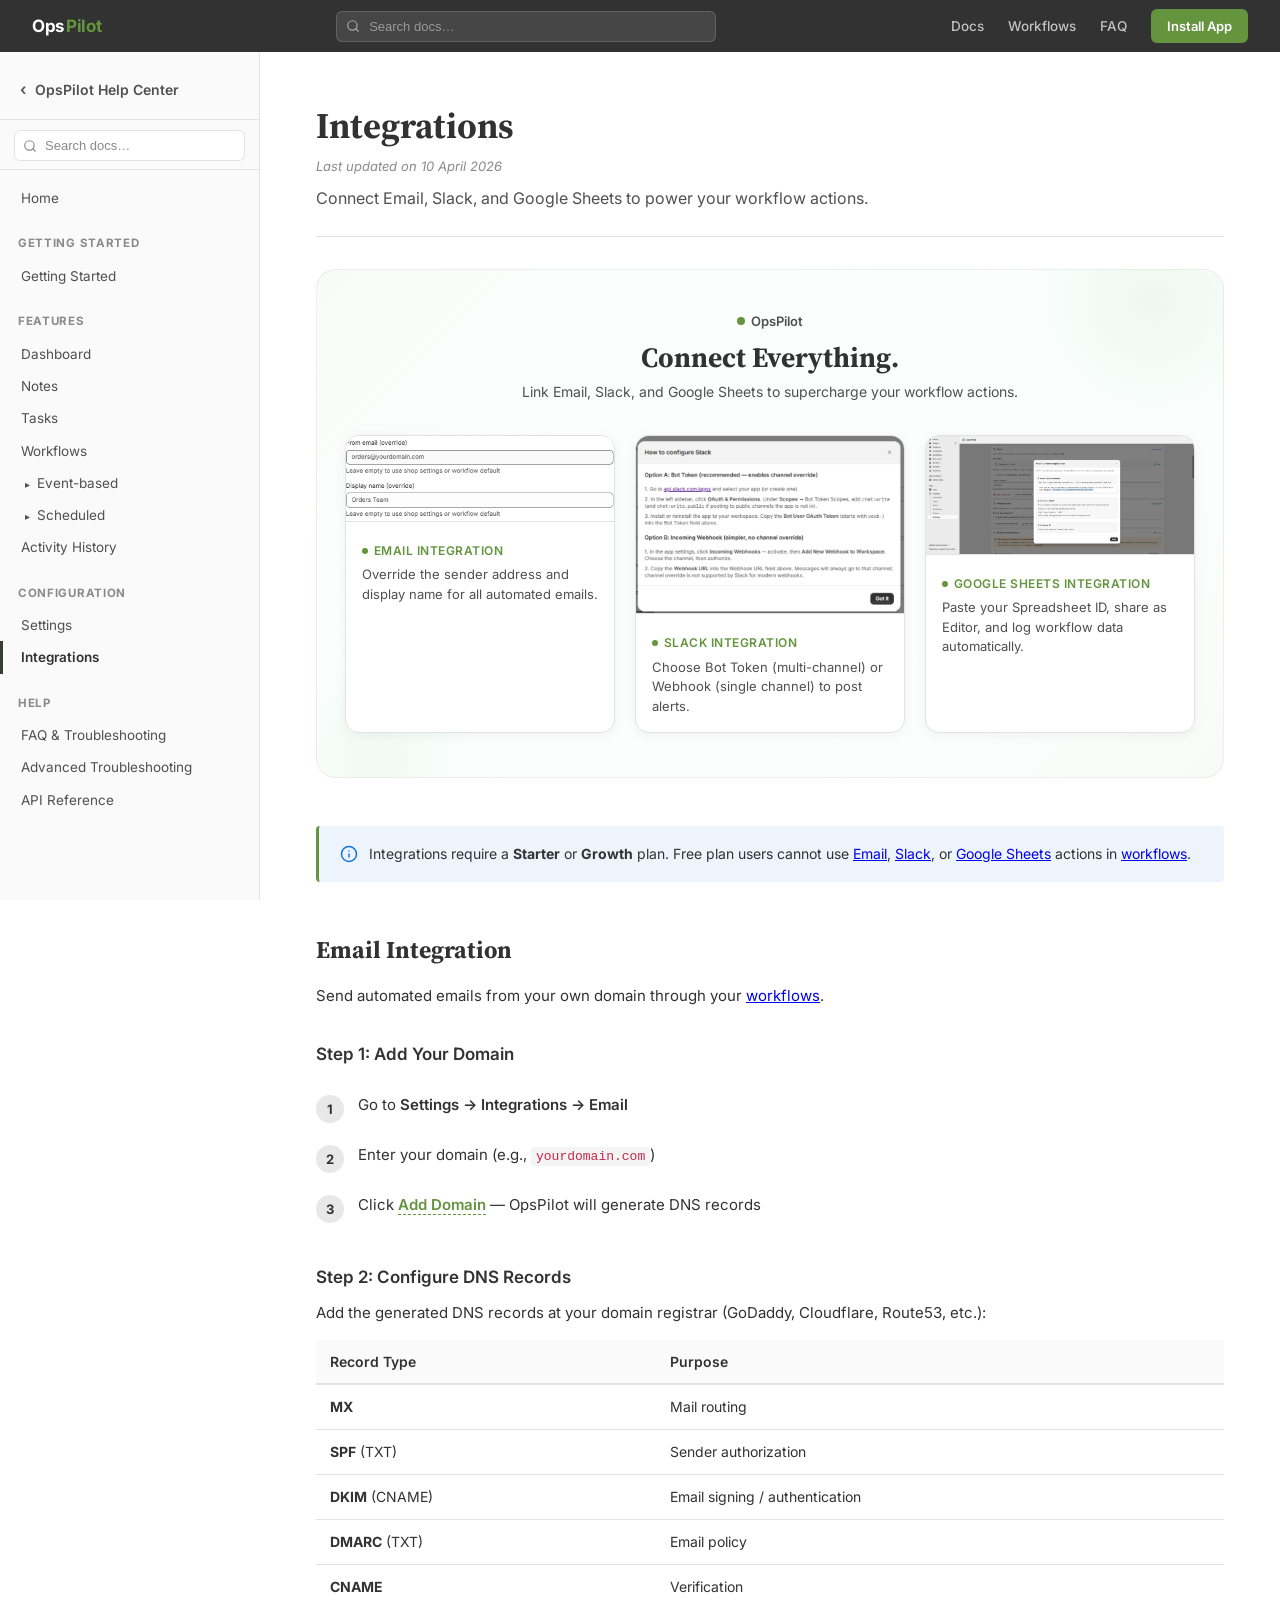
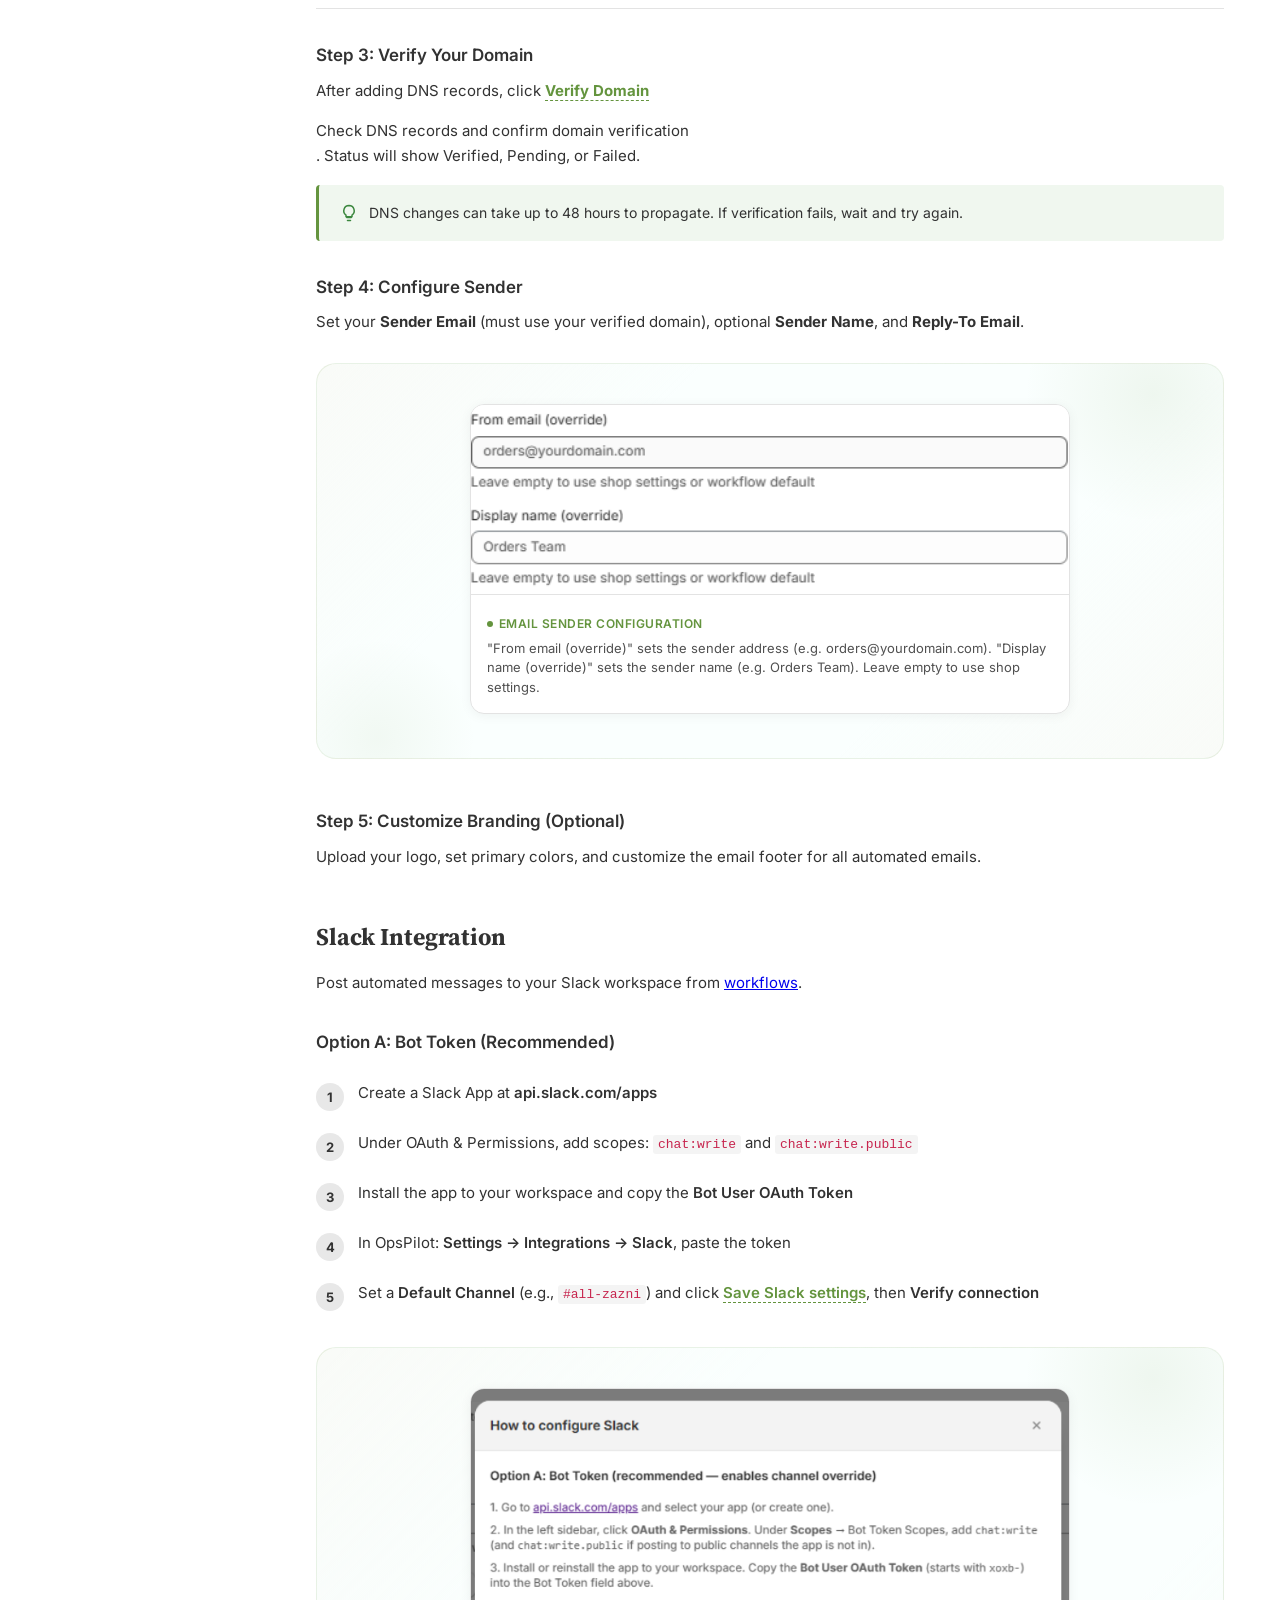
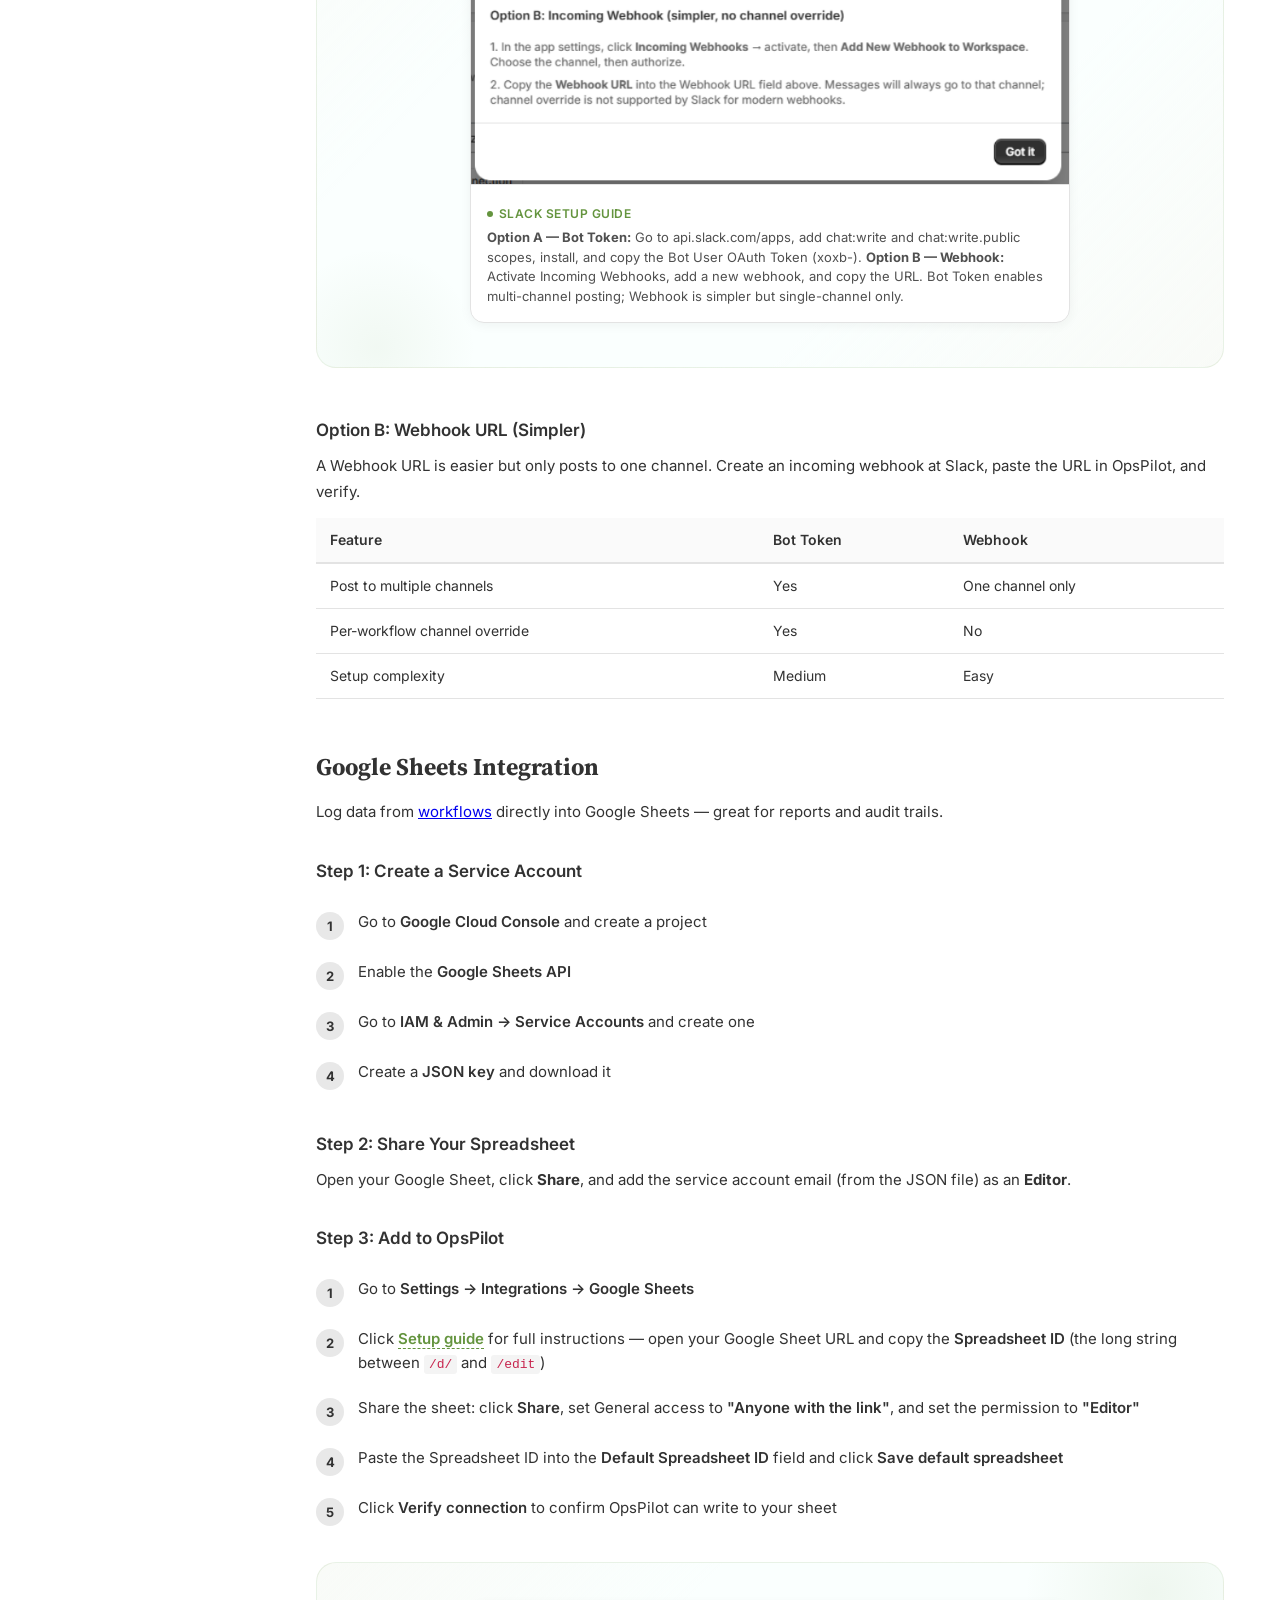
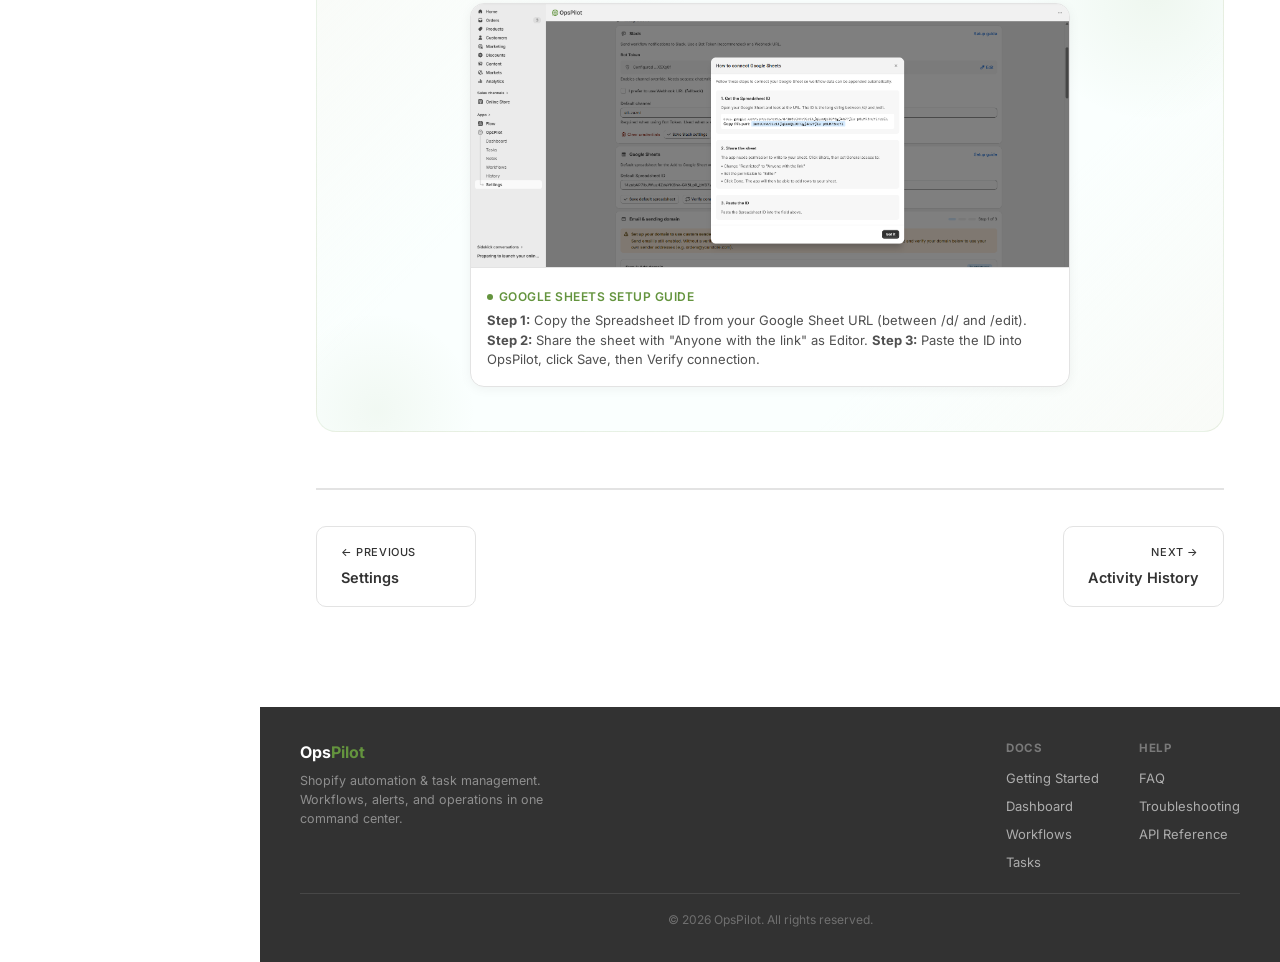
<file: integrations.html>
<!DOCTYPE html>
<html lang="en">
<head>
  <meta charset="UTF-8" />
  <meta name="viewport" content="width=device-width, initial-scale=1.0" />
  <title>Integrations — OpsPilot</title>
  <link rel="stylesheet" href="styles.css" />
</head>
<body>

<header class="site-header">
  <a class="site-header-logo" href="index.html"><span class="logo-ops">Ops</span><span class="logo-pilot">Pilot</span></a>
  <div class="header-search">
    <input type="text" id="header-doc-search" placeholder="Search docs…" autocomplete="off" />
    <div id="header-search-results" class="header-search-results" style="display:none;"></div>
  </div>
  <nav class="site-header-nav">
    <a href="getting-started.html">Docs</a>
    <a href="workflows.html">Workflows</a>
    <a href="faq.html">FAQ</a>
    <a href="https://apps.shopify.com/" class="header-btn">Install App</a>
  </nav>
</header>

<div class="sidebar-overlay" id="overlay" onclick="toggleSidebar()"></div>

<aside class="sidebar" id="sidebar">
  <div class="sidebar-header">
    <a class="logo" href="index.html"><span class="back-arrow">&lsaquo;</span> OpsPilot Help Center</a>
  </div>
  <div class="sidebar-search">
    <input type="text" id="doc-search" placeholder="Search docs…" autocomplete="off" />
    <div id="search-results" class="search-results" style="display:none;"></div>
  </div>
  <nav>
    <a href="index.html">Home</a>
    <div class="section-label">Getting Started</div>
    <a href="getting-started.html">Getting Started</a>
    <div class="section-label">Features</div>
    <a href="dashboard.html">Dashboard</a>
    <a href="notes.html">Notes</a>
    <a href="tasks.html">Tasks</a>
    <div class="nav-tree">
      <a href="workflows.html">Workflows</a>
      <div class="tree-branch">
        <div class="tree-node">
          <a href="workflows.html#event-based-triggers" class="tree-toggle" onclick="toggleTree(this)">
            <span class="tree-arrow">&#9656;</span> Event-based
          </a>
          <div class="tree-children">
            <a href="workflows.html#event-based-triggers">Triggers</a>
            <a href="workflows.html#conditions">Conditions</a>
            <a href="workflows.html#actions">Actions</a>
            <a href="template-variables.html">Template Variables</a>
            <a href="workflows.html#delayed-actions">Delayed Actions</a>
            <a href="workflows.html#deduplication">Deduplication</a>
          </div>
        </div>
        <div class="tree-node">
          <a href="workflows.html#scheduled-workflows" class="tree-toggle" onclick="toggleTree(this)">
            <span class="tree-arrow">&#9656;</span> Scheduled
          </a>
          <div class="tree-children">
            <a href="workflows.html#scheduled-trigger">Scheduled Trigger</a>
            <a href="workflows.html#scheduled-workflows">Scheduled Workflows</a>
          </div>
        </div>
      </div>
    </div>
    <a href="activity.html">Activity History</a>
    <div class="section-label">Configuration</div>
    <a href="settings.html">Settings</a>
    <a href="integrations.html" class="active">Integrations</a>
    <div class="section-label">Help</div>
    <a href="faq.html">FAQ &amp; Troubleshooting</a>
    <a href="troubleshooting.html">Advanced Troubleshooting</a>
    <a href="api-reference.html">API Reference</a>
  </nav>
</aside>

<div class="main">
  <button class="hamburger" onclick="toggleSidebar()">&#9776;</button>
  <div class="content">

    <div class="section-hero">
      <h1>Integrations</h1>
      <div class="last-updated">Last updated on 10 April 2026</div>
      <p>Connect Email, Slack, and Google Sheets to power your workflow actions.</p>
    </div>

    <!-- Hero Showcase -->
    <div class="pro-showcase">
      <div class="pro-showcase-header">
        <div class="pro-showcase-logo">OpsPilot</div>
        <div class="pro-showcase-title">Connect Everything.</div>
        <div class="pro-showcase-subtitle">Link Email, Slack, and Google Sheets to supercharge your workflow actions.</div>
      </div>
      <div class="pro-showcase-grid cols-3">
        <div class="pro-card">
          <img class="pro-card-img" src="images/if_uou_link_your_email_you_you_wll_not_see_this__else_add_email_to_nsad_from.png" alt="Email sender override — From email and Display name fields" loading="lazy" />
          <div class="pro-card-body">
            <div class="pro-card-label">Email Integration</div>
            <p class="pro-card-desc">Override the sender address and display name for all automated emails.</p>
          </div>
        </div>
        <div class="pro-card">
          <img class="pro-card-img" src="images/settings/Screenshot%202026-04-08%20184825.png" alt="Slack setup guide — Bot Token vs Webhook" loading="lazy" />
          <div class="pro-card-body">
            <div class="pro-card-label">Slack Integration</div>
            <p class="pro-card-desc">Choose Bot Token (multi-channel) or Webhook (single channel) to post alerts.</p>
          </div>
        </div>
        <div class="pro-card">
          <img class="pro-card-img" src="images/settings/Screenshot%202026-04-08%20181328.png" alt="Google Sheets setup guide — Spreadsheet ID and sharing" loading="lazy" />
          <div class="pro-card-body">
            <div class="pro-card-label">Google Sheets Integration</div>
            <p class="pro-card-desc">Paste your Spreadsheet ID, share as Editor, and log workflow data automatically.</p>
          </div>
        </div>
      </div>
    </div>

    <div class="callout callout-note">
      <span class="callout-icon"><svg xmlns="http://www.w3.org/2000/svg" width="18" height="18" viewBox="0 0 24 24" fill="none" stroke="#1473e6" stroke-width="2" stroke-linecap="round" stroke-linejoin="round"><circle cx="12" cy="12" r="10"/><path d="M12 16v-4"/><path d="M12 8h.01"/></svg></span>
      <div>Integrations require a <strong>Starter</strong> or <strong>Growth</strong> plan. Free plan users cannot use <a href="workflows.html#send-email">Email</a>, <a href="workflows.html#send-slack-message">Slack</a>, or <a href="workflows.html#add-to-google-sheet">Google Sheets</a> actions in <a href="workflows.html">workflows</a>.</div>
    </div>

    <h2 id="email-integration">Email Integration</h2>
    <p>Send automated emails from your own domain through your <a href="workflows.html">workflows</a>.</p>

    <h3 id="email-step-1">Step 1: Add Your Domain</h3>
    <div class="steps">
      <div class="step"><div class="step-content">Go to <strong>Settings &rarr; Integrations &rarr; Email</strong></div></div>
      <div class="step"><div class="step-content">Enter your domain (e.g., <code>yourdomain.com</code>)</div></div>
      <div class="step"><div class="step-content">Click <span class="hover-preview popup-below"><strong>Add Domain</strong><span class="preview-popup"><img src="images/if_uou_link_your_email_you_you_wll_not_see_this__else_add_email_to_nsad_from.png" alt="Add Domain" /><div class="popup-label">Register your email domain for sending workflow emails</div></span></span> &mdash; OpsPilot will generate DNS records</div></div>
    </div>

    <h3 id="email-step-2">Step 2: Configure DNS Records</h3>
    <p>Add the generated DNS records at your domain registrar (GoDaddy, Cloudflare, Route53, etc.):</p>
    <table>
      <thead><tr><th>Record Type</th><th>Purpose</th></tr></thead>
      <tbody>
        <tr><td><strong>MX</strong></td><td>Mail routing</td></tr>
        <tr><td><strong>SPF</strong> (TXT)</td><td>Sender authorization</td></tr>
        <tr><td><strong>DKIM</strong> (CNAME)</td><td>Email signing / authentication</td></tr>
        <tr><td><strong>DMARC</strong> (TXT)</td><td>Email policy</td></tr>
        <tr><td><strong>CNAME</strong></td><td>Verification</td></tr>
      </tbody>
    </table>

    <h3 id="email-step-3">Step 3: Verify Your Domain</h3>
    <p>After adding DNS records, click <span class="hover-preview"><strong>Verify Domain</strong><span class="preview-popup"><img src="images/if_uou_link_your_email_you_you_wll_not_see_this__else_add_email_to_nsad_from.png" alt="Verify Domain" /><div class="popup-label">Check DNS records and confirm domain verification</div></span></span>. Status will show Verified, Pending, or Failed.</p>

    <div class="callout callout-tip">
      <span class="callout-icon"><svg xmlns="http://www.w3.org/2000/svg" width="18" height="18" viewBox="0 0 24 24" fill="none" stroke="#3b873e" stroke-width="2" stroke-linecap="round" stroke-linejoin="round"><path d="M9 18h6"/><path d="M10 22h4"/><path d="M12 2a7 7 0 0 0-4 12.7V17h8v-2.3A7 7 0 0 0 12 2z"/></svg></span>
      <div>DNS changes can take up to 48 hours to propagate. If verification fails, wait and try again.</div>
    </div>

    <h3 id="email-step-4">Step 4: Configure Sender</h3>
    <p>Set your <strong>Sender Email</strong> (must use your verified domain), optional <strong>Sender Name</strong>, and <strong>Reply-To Email</strong>.</p>

    <!-- Email Sender Showcase -->
    <div class="pro-showcase">
      <div class="pro-showcase-grid cols-1">
        <div class="pro-card">
          <img class="pro-card-img" src="images/if_uou_link_your_email_you_you_wll_not_see_this__else_add_email_to_nsad_from.png" alt="Email sender override — From email, Display name, and fallback helper text" loading="lazy" />
          <div class="pro-card-body">
            <div class="pro-card-label">Email Sender Configuration</div>
            <p class="pro-card-desc">"From email (override)" sets the sender address (e.g. orders@yourdomain.com). "Display name (override)" sets the sender name (e.g. Orders Team). Leave empty to use shop settings.</p>
          </div>
        </div>
      </div>
    </div>

    <h3 id="email-step-5">Step 5: Customize Branding (Optional)</h3>
    <p>Upload your logo, set primary colors, and customize the email footer for all automated emails.</p>

    <h2 id="slack-integration">Slack Integration</h2>
    <p>Post automated messages to your Slack workspace from <a href="workflows.html">workflows</a>.</p>

    <h3 id="slack-bot-token">Option A: Bot Token (Recommended)</h3>
    <div class="steps">
      <div class="step"><div class="step-content">Create a Slack App at <strong>api.slack.com/apps</strong></div></div>
      <div class="step"><div class="step-content">Under OAuth &amp; Permissions, add scopes: <code>chat:write</code> and <code>chat:write.public</code></div></div>
      <div class="step"><div class="step-content">Install the app to your workspace and copy the <strong>Bot User OAuth Token</strong></div></div>
      <div class="step"><div class="step-content">In OpsPilot: <strong>Settings &rarr; Integrations &rarr; Slack</strong>, paste the token</div></div>
      <div class="step"><div class="step-content">Set a <strong>Default Channel</strong> (e.g., <code>#all-zazni</code>) and click <span class="hover-preview popup-below"><strong>Save Slack settings</strong><span class="preview-popup"><img src="images/settings/Screenshot%202026-04-08%20184825.png" alt="Slack setup guide" /><div class="popup-label">Click 'Setup guide' next to Slack to see step-by-step instructions</div></span></span>, then <strong>Verify connection</strong></div></div>
    </div>

    <!-- Slack Showcase -->
    <div class="pro-showcase">
      <div class="pro-showcase-grid cols-1">
        <div class="pro-card">
          <img class="pro-card-img" src="images/settings/Screenshot%202026-04-08%20184825.png" alt="How to configure Slack — Option A: Bot Token (recommended) with chat:write scopes, Option B: Incoming Webhook" loading="lazy" />
          <div class="pro-card-body">
            <div class="pro-card-label">Slack Setup Guide</div>
            <p class="pro-card-desc"><strong>Option A — Bot Token:</strong> Go to api.slack.com/apps, add chat:write and chat:write.public scopes, install, and copy the Bot User OAuth Token (xoxb-). <strong>Option B — Webhook:</strong> Activate Incoming Webhooks, add a new webhook, and copy the URL. Bot Token enables multi-channel posting; Webhook is simpler but single-channel only.</p>
          </div>
        </div>
      </div>
    </div>

    <h3 id="slack-webhook">Option B: Webhook URL (Simpler)</h3>
    <p>A Webhook URL is easier but only posts to one channel. Create an incoming webhook at Slack, paste the URL in OpsPilot, and verify.</p>

    <table>
      <thead><tr><th>Feature</th><th>Bot Token</th><th>Webhook</th></tr></thead>
      <tbody>
        <tr><td>Post to multiple channels</td><td>Yes</td><td>One channel only</td></tr>
        <tr><td>Per-workflow channel override</td><td>Yes</td><td>No</td></tr>
        <tr><td>Setup complexity</td><td>Medium</td><td>Easy</td></tr>
      </tbody>
    </table>

    <h2 id="google-sheets-integration">Google Sheets Integration</h2>
    <p>Log data from <a href="workflows.html">workflows</a> directly into Google Sheets &mdash; great for reports and audit trails.</p>

    <h3 id="sheets-step-1">Step 1: Create a Service Account</h3>
    <div class="steps">
      <div class="step"><div class="step-content">Go to <strong>Google Cloud Console</strong> and create a project</div></div>
      <div class="step"><div class="step-content">Enable the <strong>Google Sheets API</strong></div></div>
      <div class="step"><div class="step-content">Go to <strong>IAM &amp; Admin &rarr; Service Accounts</strong> and create one</div></div>
      <div class="step"><div class="step-content">Create a <strong>JSON key</strong> and download it</div></div>
    </div>

    <h3 id="sheets-step-2">Step 2: Share Your Spreadsheet</h3>
    <p>Open your Google Sheet, click <strong>Share</strong>, and add the service account email (from the JSON file) as an <strong>Editor</strong>.</p>

    <h3 id="sheets-step-3">Step 3: Add to OpsPilot</h3>
    <div class="steps">
      <div class="step"><div class="step-content">Go to <strong>Settings &rarr; Integrations &rarr; Google Sheets</strong></div></div>
      <div class="step"><div class="step-content">Click <span class="hover-preview popup-below"><strong>Setup guide</strong><span class="preview-popup"><img src="images/settings/Screenshot%202026-04-08%20181328.png" alt="Google Sheets setup guide" /><div class="popup-label">Click 'Setup guide' next to Google Sheets for step-by-step connection instructions</div></span></span> for full instructions &mdash; open your Google Sheet URL and copy the <strong>Spreadsheet ID</strong> (the long string between <code>/d/</code> and <code>/edit</code>)</div></div>
      <div class="step"><div class="step-content">Share the sheet: click <strong>Share</strong>, set General access to <strong>"Anyone with the link"</strong>, and set the permission to <strong>"Editor"</strong></div></div>
      <div class="step"><div class="step-content">Paste the Spreadsheet ID into the <strong>Default Spreadsheet ID</strong> field and click <strong>Save default spreadsheet</strong></div></div>
      <div class="step"><div class="step-content">Click <strong>Verify connection</strong> to confirm OpsPilot can write to your sheet</div></div>
    </div>

    <!-- Google Sheets Showcase -->
    <div class="pro-showcase">
      <div class="pro-showcase-grid cols-1">
        <div class="pro-card">
          <img class="pro-card-img" src="images/settings/Screenshot%202026-04-08%20181328.png" alt="How to connect Google Sheets — get Spreadsheet ID from URL, share as Editor, paste ID, save and verify" loading="lazy" />
          <div class="pro-card-body">
            <div class="pro-card-label">Google Sheets Setup Guide</div>
            <p class="pro-card-desc"><strong>Step 1:</strong> Copy the Spreadsheet ID from your Google Sheet URL (between /d/ and /edit). <strong>Step 2:</strong> Share the sheet with "Anyone with the link" as Editor. <strong>Step 3:</strong> Paste the ID into OpsPilot, click Save, then Verify connection.</p>
          </div>
        </div>
      </div>
    </div>

    <div class="page-nav">
      <a class="page-nav-btn page-nav-prev" href="settings.html"><span class="nav-label">&#8592; Previous</span>Settings</a>
      <a class="page-nav-btn page-nav-next" href="activity.html"><span class="nav-label">Next &#8594;</span>Activity History </a>
    </div>

  </div>
</div>

<footer class="site-footer">
  <div class="site-footer-inner">
    <div class="site-footer-brand">
      <a class="footer-logo" href="index.html"><span>Ops</span><span class="logo-pilot">Pilot</span></a>
      <p>Shopify automation &amp; task management. Workflows, alerts, and operations in one command center.</p>
    </div>
    <div class="site-footer-links">
      <div>
        <span class="footer-heading">Docs</span>
        <a href="getting-started.html">Getting Started</a>
        <a href="dashboard.html">Dashboard</a>
        <a href="workflows.html">Workflows</a>
        <a href="tasks.html">Tasks</a>
      </div>
      <div>
        <span class="footer-heading">Help</span>
        <a href="faq.html">FAQ</a>
        <a href="troubleshooting.html">Troubleshooting</a>
        <a href="api-reference.html">API Reference</a>
      </div>
    </div>
  </div>
  <div class="site-footer-bottom">&copy; 2026 OpsPilot. All rights reserved.</div>
</footer>

<script src="nav.js"></script>
<!-- Crisp Live Chat -->
<script type="text/javascript">
  window.$crisp=[];window.CRISP_WEBSITE_ID="6f9ec4d1-3401-45af-af1c-9f0f0315773c";
  (function(){var d=document;var s=d.createElement("script");s.src="https://client.crisp.chat/l.js";s.async=1;d.getElementsByTagName("head")[0].appendChild(s);})();
</script>
</body>
</html>
</file>
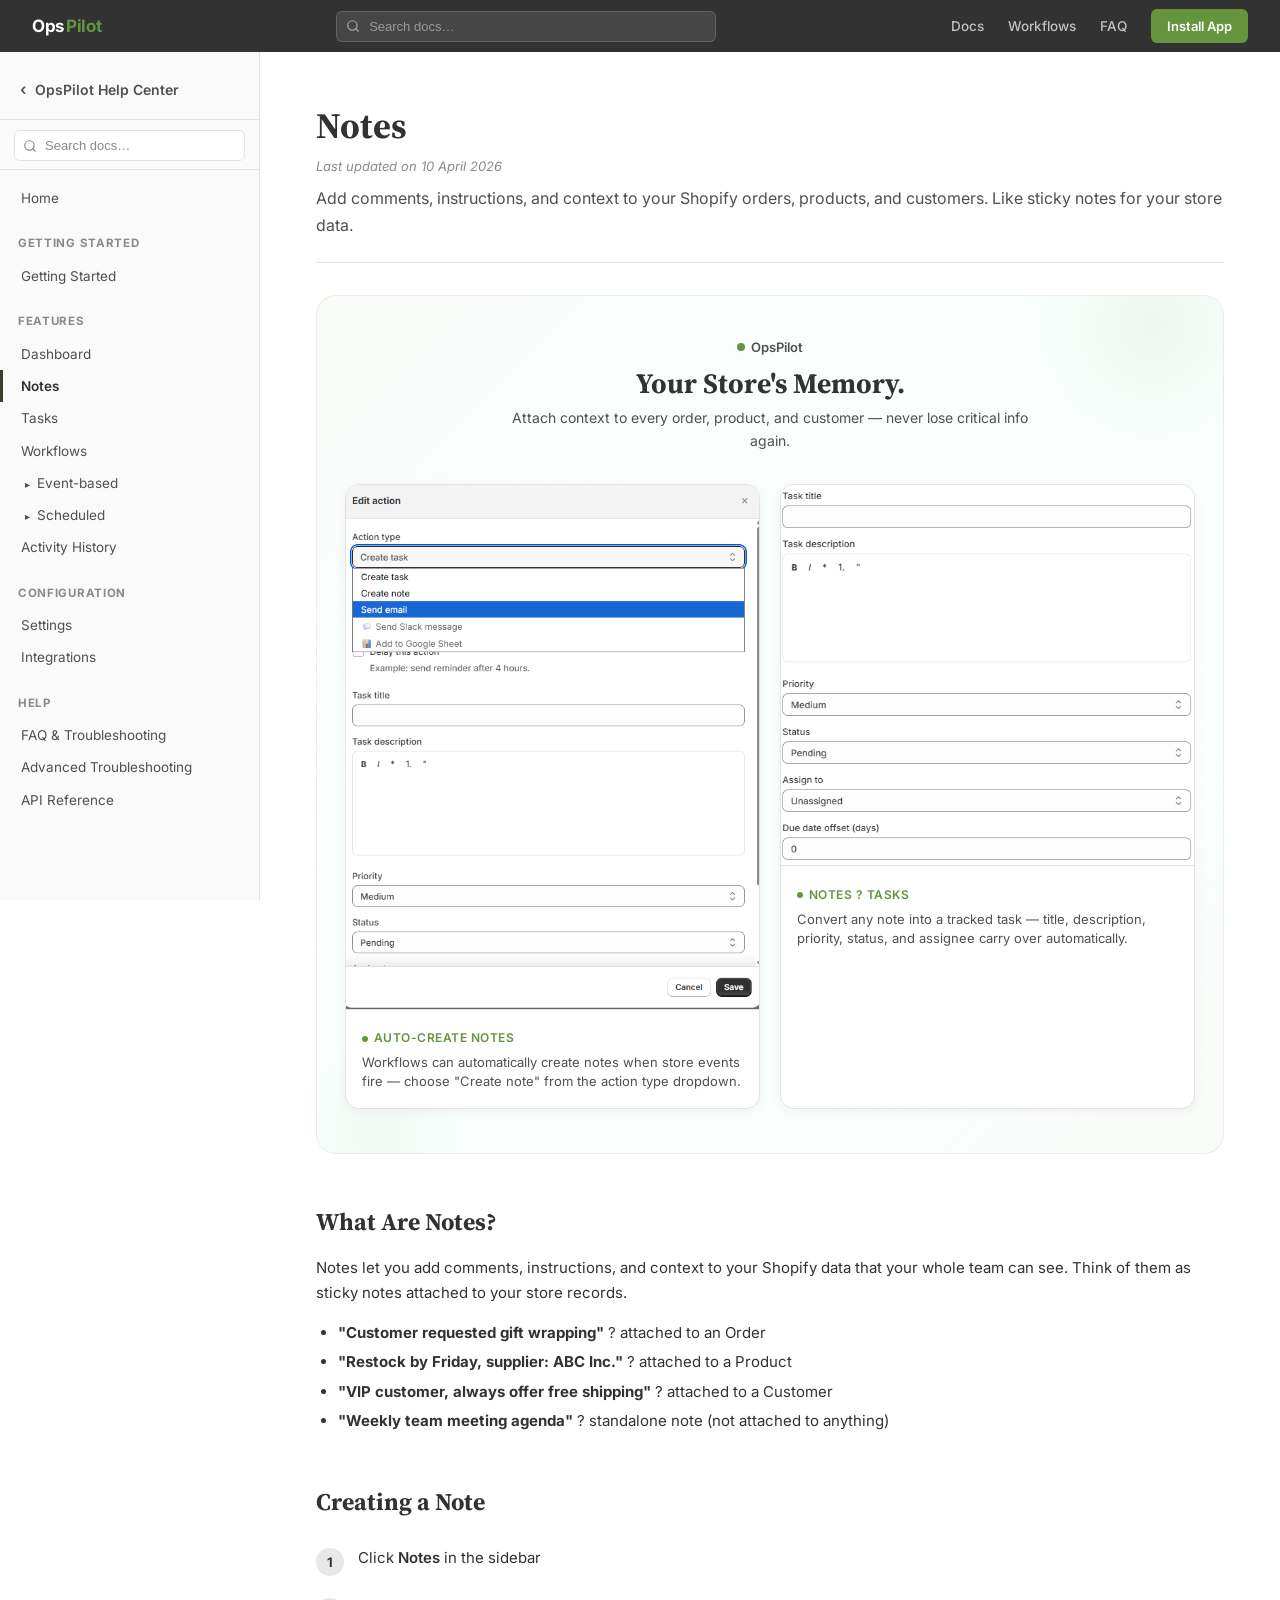
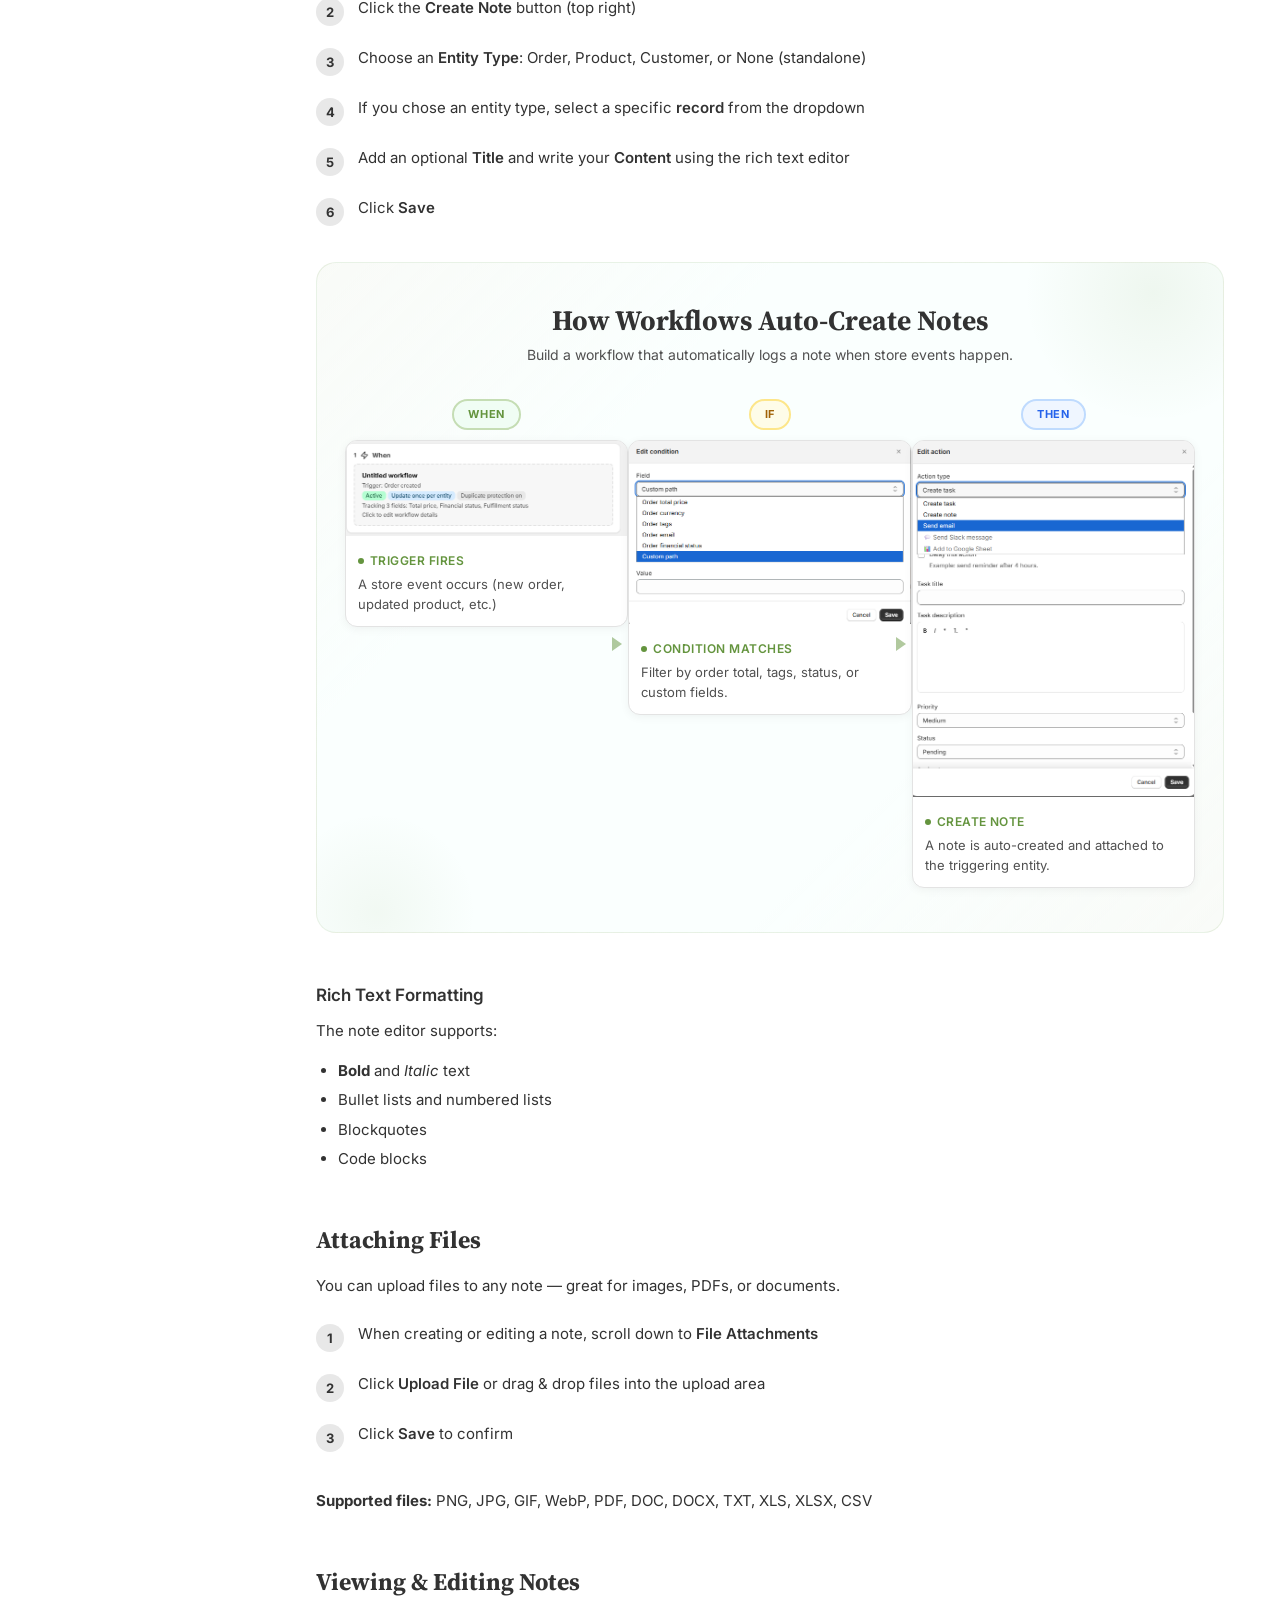
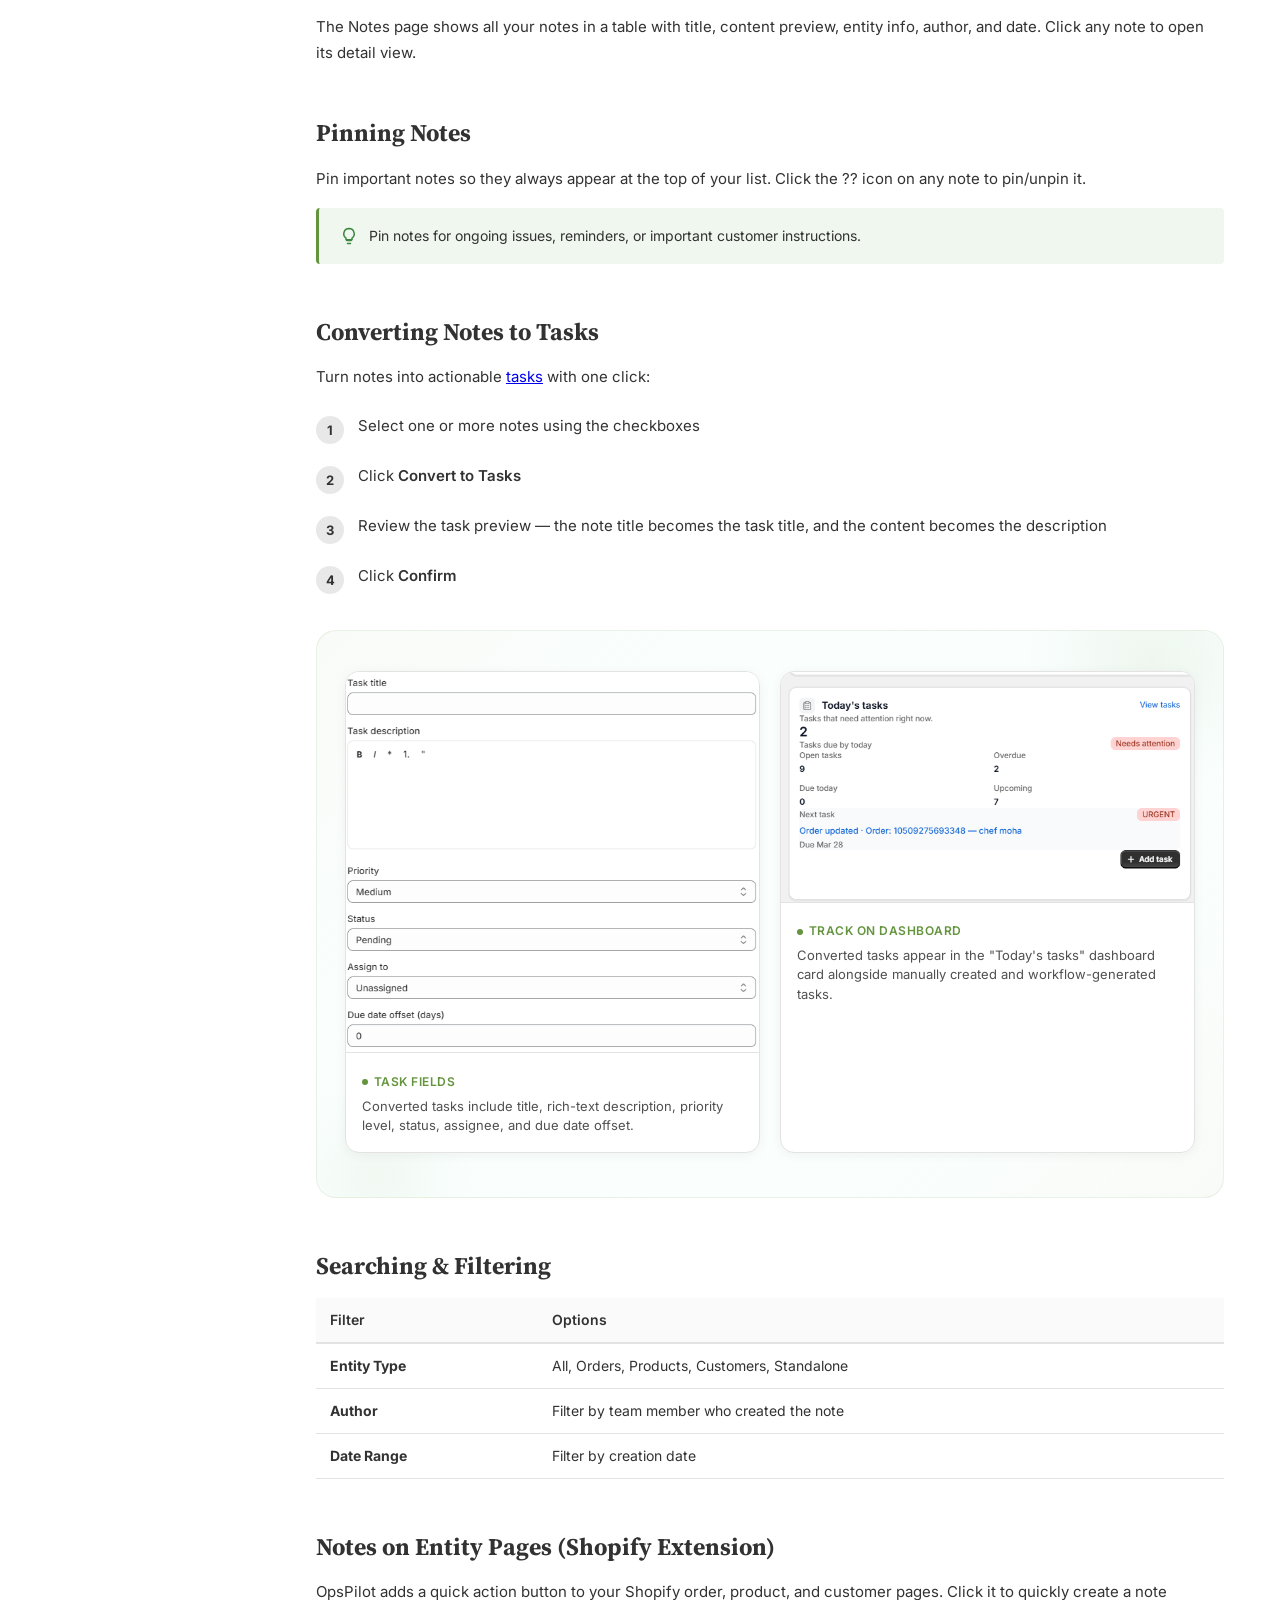
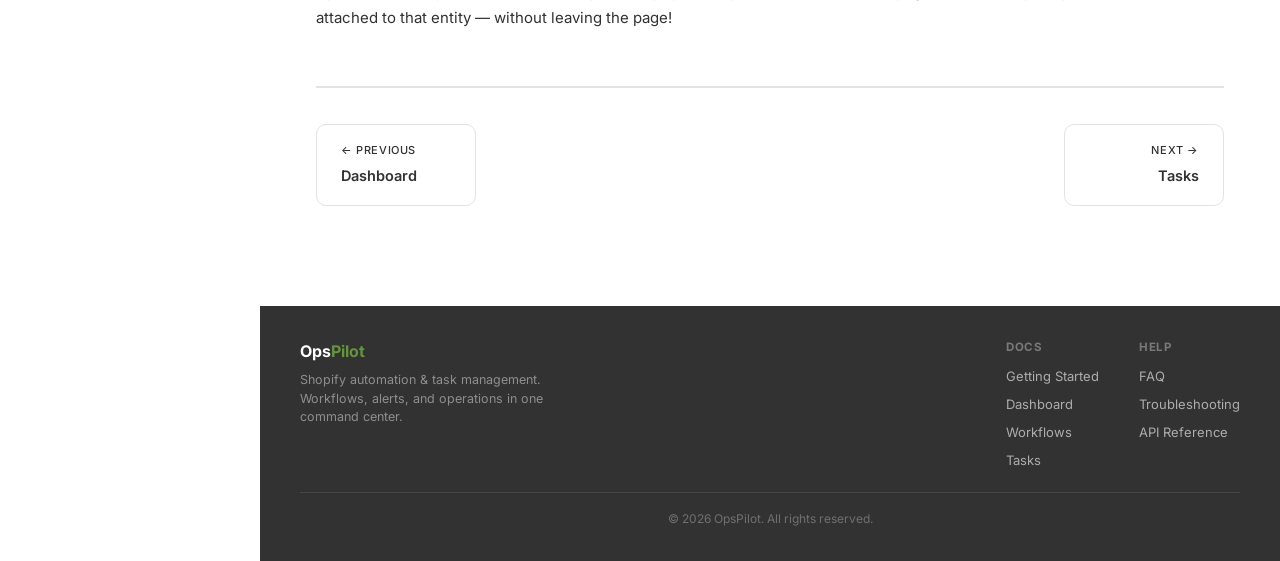
<file: notes.html>
<!DOCTYPE html>
<html lang="en">
<head>
  <meta charset="UTF-8" />
  <meta name="viewport" content="width=device-width, initial-scale=1.0" />
  <title>Notes — OpsPilot</title>
  <link rel="stylesheet" href="styles.css" />
</head>
<body>

<header class="site-header">
  <a class="site-header-logo" href="index.html"><span class="logo-ops">Ops</span><span class="logo-pilot">Pilot</span></a>
  <div class="header-search">
    <input type="text" id="header-doc-search" placeholder="Search docs…" autocomplete="off" />
    <div id="header-search-results" class="header-search-results" style="display:none;"></div>
  </div>
  <nav class="site-header-nav">
    <a href="getting-started.html">Docs</a>
    <a href="workflows.html">Workflows</a>
    <a href="faq.html">FAQ</a>
    <a href="https://apps.shopify.com/" class="header-btn">Install App</a>
  </nav>
</header>

<div class="sidebar-overlay" id="overlay" onclick="toggleSidebar()"></div>

<aside class="sidebar" id="sidebar">
  <div class="sidebar-header">
    <a class="logo" href="index.html"><span class="back-arrow">&lsaquo;</span> OpsPilot Help Center</a>
  </div>
  <div class="sidebar-search">
    <input type="text" id="doc-search" placeholder="Search docs…" autocomplete="off" />
    <div id="search-results" class="search-results" style="display:none;"></div>
  </div>
  <nav>
    <a href="index.html">Home</a>
    <div class="section-label">Getting Started</div>
    <a href="getting-started.html">Getting Started</a>
    <div class="section-label">Features</div>
    <a href="dashboard.html">Dashboard</a>
    <a href="notes.html" class="active">Notes</a>
    <a href="tasks.html">Tasks</a>
    <div class="nav-tree">
      <a href="workflows.html">Workflows</a>
      <div class="tree-branch">
        <div class="tree-node">
          <a href="workflows.html#event-based-triggers" class="tree-toggle" onclick="toggleTree(this)">
            <span class="tree-arrow">&#9656;</span> Event-based
          </a>
          <div class="tree-children">
            <a href="workflows.html#event-based-triggers">Triggers</a>
            <a href="workflows.html#conditions">Conditions</a>
            <a href="workflows.html#actions">Actions</a>
            <a href="template-variables.html">Template Variables</a>
            <a href="workflows.html#delayed-actions">Delayed Actions</a>
            <a href="workflows.html#deduplication">Deduplication</a>
          </div>
        </div>
        <div class="tree-node">
          <a href="workflows.html#scheduled-workflows" class="tree-toggle" onclick="toggleTree(this)">
            <span class="tree-arrow">&#9656;</span> Scheduled
          </a>
          <div class="tree-children">
            <a href="workflows.html#scheduled-trigger">Scheduled Trigger</a>
            <a href="workflows.html#scheduled-workflows">Scheduled Workflows</a>
          </div>
        </div>
      </div>
    </div>
    <a href="activity.html">Activity History</a>
    <div class="section-label">Configuration</div>
    <a href="settings.html">Settings</a>
    <a href="integrations.html">Integrations</a>
    <div class="section-label">Help</div>
    <a href="faq.html">FAQ &amp; Troubleshooting</a>
    <a href="troubleshooting.html">Advanced Troubleshooting</a>
    <a href="api-reference.html">API Reference</a>
  </nav>
</aside>

<div class="main">
  <button class="hamburger" onclick="toggleSidebar()">&#9776;</button>
  <div class="content">

    <div class="section-hero">
      <h1>Notes</h1>
      <div class="last-updated">Last updated on 10 April 2026</div>
      <p>Add comments, instructions, and context to your Shopify orders, products, and customers. Like sticky notes for your store data.</p>
    </div>

    <!-- Hero Showcase -->
    <div class="pro-showcase">
      <div class="pro-showcase-header">
        <div class="pro-showcase-logo">OpsPilot</div>
        <div class="pro-showcase-title">Your Store's Memory.</div>
        <div class="pro-showcase-subtitle">Attach context to every order, product, and customer — never lose critical info again.</div>
      </div>
      <div class="pro-showcase-grid cols-2">
        <div class="pro-card">
          <img class="pro-card-img" src="images/the_action_tipe_.png" alt="Workflow action type dropdown showing Create note option" loading="lazy" />
          <div class="pro-card-body">
            <div class="pro-card-label">Auto-Create Notes</div>
            <p class="pro-card-desc">Workflows can automatically create notes when store events fire — choose "Create note" from the action type dropdown.</p>
          </div>
        </div>
        <div class="pro-card">
          <img class="pro-card-img" src="images/ation_informations.png" alt="Action form with title, description, priority, status, and assignee" loading="lazy" />
          <div class="pro-card-body">
            <div class="pro-card-label">Notes ? Tasks</div>
            <p class="pro-card-desc">Convert any note into a tracked task — title, description, priority, status, and assignee carry over automatically.</p>
          </div>
        </div>
      </div>
    </div>

    <h2 id="what-are-notes">What Are Notes?</h2>
    <p>Notes let you add comments, instructions, and context to your Shopify data that your whole team can see. Think of them as sticky notes attached to your store records.</p>
    <ul>
      <li><strong>"Customer requested gift wrapping"</strong> ? attached to an Order</li>
      <li><strong>"Restock by Friday, supplier: ABC Inc."</strong> ? attached to a Product</li>
      <li><strong>"VIP customer, always offer free shipping"</strong> ? attached to a Customer</li>
      <li><strong>"Weekly team meeting agenda"</strong> ? standalone note (not attached to anything)</li>
    </ul>

    <h2 id="creating-a-note">Creating a Note</h2>
    <div class="steps">
      <div class="step"><div class="step-content">Click <strong>Notes</strong> in the sidebar</div></div>
      <div class="step"><div class="step-content">Click the <strong>Create Note</strong> button (top right)</div></div>
      <div class="step"><div class="step-content">Choose an <strong>Entity Type</strong>: Order, Product, Customer, or None (standalone)</div></div>
      <div class="step"><div class="step-content">If you chose an entity type, select a specific <strong>record</strong> from the dropdown</div></div>
      <div class="step"><div class="step-content">Add an optional <strong>Title</strong> and write your <strong>Content</strong> using the rich text editor</div></div>
      <div class="step"><div class="step-content">Click <strong>Save</strong></div></div>
    </div>

    <!-- Creating Notes Showcase -->
    <div class="pro-showcase">
      <div class="pro-showcase-header">
        <div class="pro-showcase-title">How Workflows Auto-Create Notes</div>
        <div class="pro-showcase-subtitle">Build a workflow that automatically logs a note when store events happen.</div>
      </div>
      <div class="pro-flow">
        <div class="pro-flow-step">
          <div class="pro-flow-badge when">When</div>
          <div class="pro-flow-card">
            <img src="images/chos_a_treger_waht_shloud_hapen_to_lanch_the_workflow_.png" alt="When step — trigger summary" loading="lazy" />
            <div class="pro-card-body">
              <div class="pro-card-label">Trigger fires</div>
              <p class="pro-card-desc">A store event occurs (new order, updated product, etc.)</p>
            </div>
          </div>
        </div>
        <div class="pro-flow-step">
          <div class="pro-flow-badge if">If</div>
          <div class="pro-flow-card">
            <img src="images/choos_predfined_condition_.png" alt="If step — predefined condition dropdown" loading="lazy" />
            <div class="pro-card-body">
              <div class="pro-card-label">Condition matches</div>
              <p class="pro-card-desc">Filter by order total, tags, status, or custom fields.</p>
            </div>
          </div>
        </div>
        <div class="pro-flow-step">
          <div class="pro-flow-badge then">Then</div>
          <div class="pro-flow-card">
            <img src="images/the_action_tipe_.png" alt="Then step — Create note action type" loading="lazy" />
            <div class="pro-card-body">
              <div class="pro-card-label">Create Note</div>
              <p class="pro-card-desc">A note is auto-created and attached to the triggering entity.</p>
            </div>
          </div>
        </div>
      </div>
    </div>

    <h3 id="rich-text-formatting">Rich Text Formatting</h3>
    <p>The note editor supports:</p>
    <ul>
      <li><strong>Bold</strong> and <em>Italic</em> text</li>
      <li>Bullet lists and numbered lists</li>
      <li>Blockquotes</li>
      <li>Code blocks</li>
    </ul>

    <h2 id="attaching-files">Attaching Files</h2>
    <p>You can upload files to any note — great for images, PDFs, or documents.</p>
    <div class="steps">
      <div class="step"><div class="step-content">When creating or editing a note, scroll down to <strong>File Attachments</strong></div></div>
      <div class="step"><div class="step-content">Click <strong>Upload File</strong> or drag &amp; drop files into the upload area</div></div>
      <div class="step"><div class="step-content">Click <strong>Save</strong> to confirm</div></div>
    </div>

    <p><strong>Supported files:</strong> PNG, JPG, GIF, WebP, PDF, DOC, DOCX, TXT, XLS, XLSX, CSV</p>

    <h2 id="viewing-editing-notes">Viewing &amp; Editing Notes</h2>
    <p>The Notes page shows all your notes in a table with title, content preview, entity info, author, and date. Click any note to open its detail view.</p>

    <h2 id="pinning-notes">Pinning Notes</h2>
    <p>Pin important notes so they always appear at the top of your list. Click the ?? icon on any note to pin/unpin it.</p>

    <div class="callout callout-tip">
      <span class="callout-icon"><svg xmlns="http://www.w3.org/2000/svg" width="18" height="18" viewBox="0 0 24 24" fill="none" stroke="#3b873e" stroke-width="2" stroke-linecap="round" stroke-linejoin="round"><path d="M9 18h6"/><path d="M10 22h4"/><path d="M12 2a7 7 0 0 0-4 12.7V17h8v-2.3A7 7 0 0 0 12 2z"/></svg></span>
      <div>Pin notes for ongoing issues, reminders, or important customer instructions.</div>
    </div>

    <h2 id="converting-notes-to-tasks">Converting Notes to Tasks</h2>
    <p>Turn notes into actionable <a href="tasks.html">tasks</a> with one click:</p>
    <div class="steps">
      <div class="step"><div class="step-content">Select one or more notes using the checkboxes</div></div>
      <div class="step"><div class="step-content">Click <strong>Convert to Tasks</strong></div></div>
      <div class="step"><div class="step-content">Review the task preview — the note title becomes the task title, and the content becomes the description</div></div>
      <div class="step"><div class="step-content">Click <strong>Confirm</strong></div></div>
    </div>

    <!-- Convert to Tasks Showcase -->
    <div class="pro-showcase">
      <div class="pro-showcase-grid cols-2">
        <div class="pro-card">
          <img class="pro-card-img" src="images/ation_informations.png" alt="Task details form — title, description, priority, status, assignee, due date" loading="lazy" />
          <div class="pro-card-body">
            <div class="pro-card-label">Task Fields</div>
            <p class="pro-card-desc">Converted tasks include title, rich-text description, priority level, status, assignee, and due date offset.</p>
          </div>
        </div>
        <div class="pro-card">
          <img class="pro-card-img" src="images/dashboard/Screenshot%202026-04-08%20183912.png" alt="Today's tasks dashboard card" loading="lazy" />
          <div class="pro-card-body">
            <div class="pro-card-label">Track on Dashboard</div>
            <p class="pro-card-desc">Converted tasks appear in the "Today's tasks" dashboard card alongside manually created and workflow-generated tasks.</p>
          </div>
        </div>
      </div>
    </div>

    <h2 id="searching-filtering">Searching &amp; Filtering</h2>
    <table>
      <thead><tr><th>Filter</th><th>Options</th></tr></thead>
      <tbody>
        <tr><td><strong>Entity Type</strong></td><td>All, Orders, Products, Customers, Standalone</td></tr>
        <tr><td><strong>Author</strong></td><td>Filter by team member who created the note</td></tr>
        <tr><td><strong>Date Range</strong></td><td>Filter by creation date</td></tr>
      </tbody>
    </table>

    <h2 id="notes-on-entity-pages">Notes on Entity Pages (Shopify Extension)</h2>
    <p>OpsPilot adds a quick action button to your Shopify order, product, and customer pages. Click it to quickly create a note attached to that entity — without leaving the page!</p>

    <div class="page-nav">
      <a class="page-nav-btn page-nav-prev" href="dashboard.html"><span class="nav-label">&#8592; Previous</span>Dashboard</a>
      <a class="page-nav-btn page-nav-next" href="tasks.html"><span class="nav-label">Next &#8594;</span>Tasks </a>
    </div>

  </div>
</div>

<footer class="site-footer">
  <div class="site-footer-inner">
    <div class="site-footer-brand">
      <a class="footer-logo" href="index.html"><span>Ops</span><span class="logo-pilot">Pilot</span></a>
      <p>Shopify automation &amp; task management. Workflows, alerts, and operations in one command center.</p>
    </div>
    <div class="site-footer-links">
      <div>
        <span class="footer-heading">Docs</span>
        <a href="getting-started.html">Getting Started</a>
        <a href="dashboard.html">Dashboard</a>
        <a href="workflows.html">Workflows</a>
        <a href="tasks.html">Tasks</a>
      </div>
      <div>
        <span class="footer-heading">Help</span>
        <a href="faq.html">FAQ</a>
        <a href="troubleshooting.html">Troubleshooting</a>
        <a href="api-reference.html">API Reference</a>
      </div>
    </div>
  </div>
  <div class="site-footer-bottom">&copy; 2026 OpsPilot. All rights reserved.</div>
</footer>

<script src="nav.js"></script>
<!-- Crisp Live Chat -->
<script type="text/javascript">
  window.$crisp=[];window.CRISP_WEBSITE_ID="6f9ec4d1-3401-45af-af1c-9f0f0315773c";
  (function(){var d=document;var s=d.createElement("script");s.src="https://client.crisp.chat/l.js";s.async=1;d.getElementsByTagName("head")[0].appendChild(s);})();
</script>
</body>
</html>
</file>
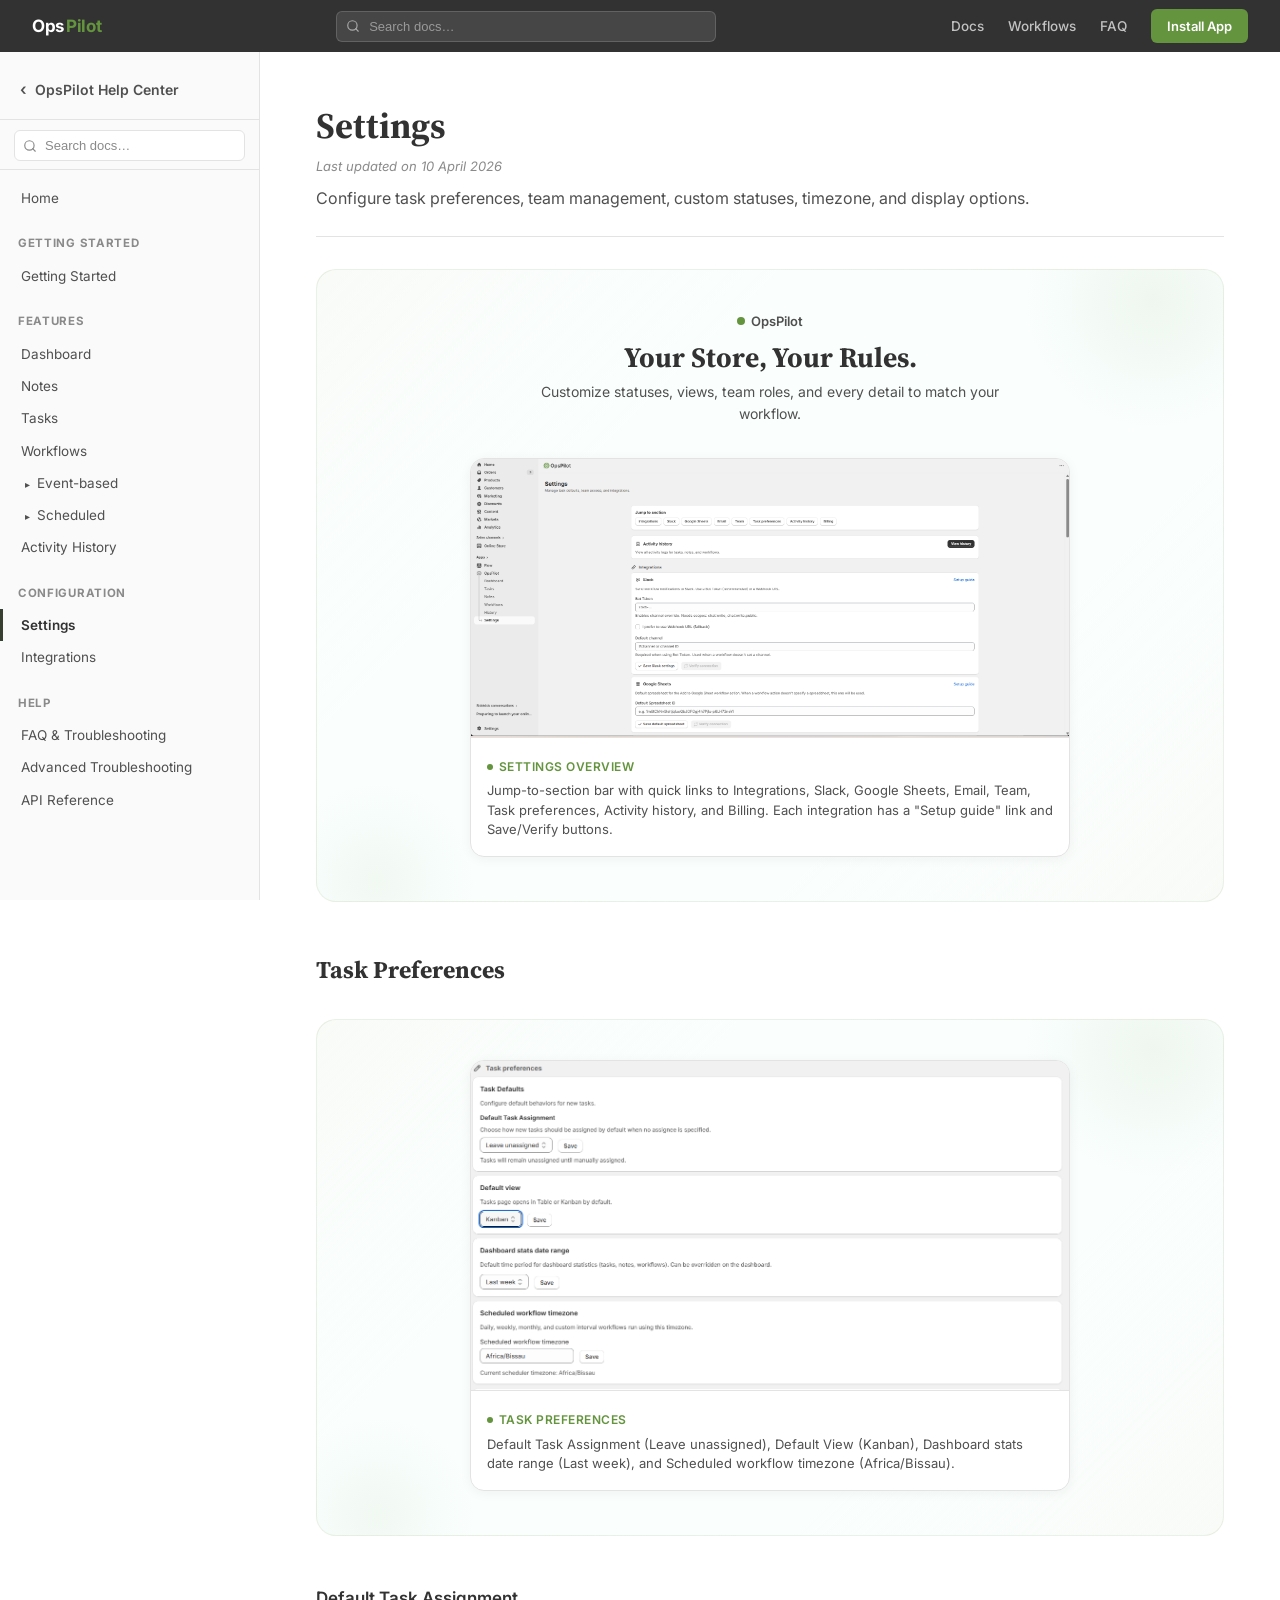
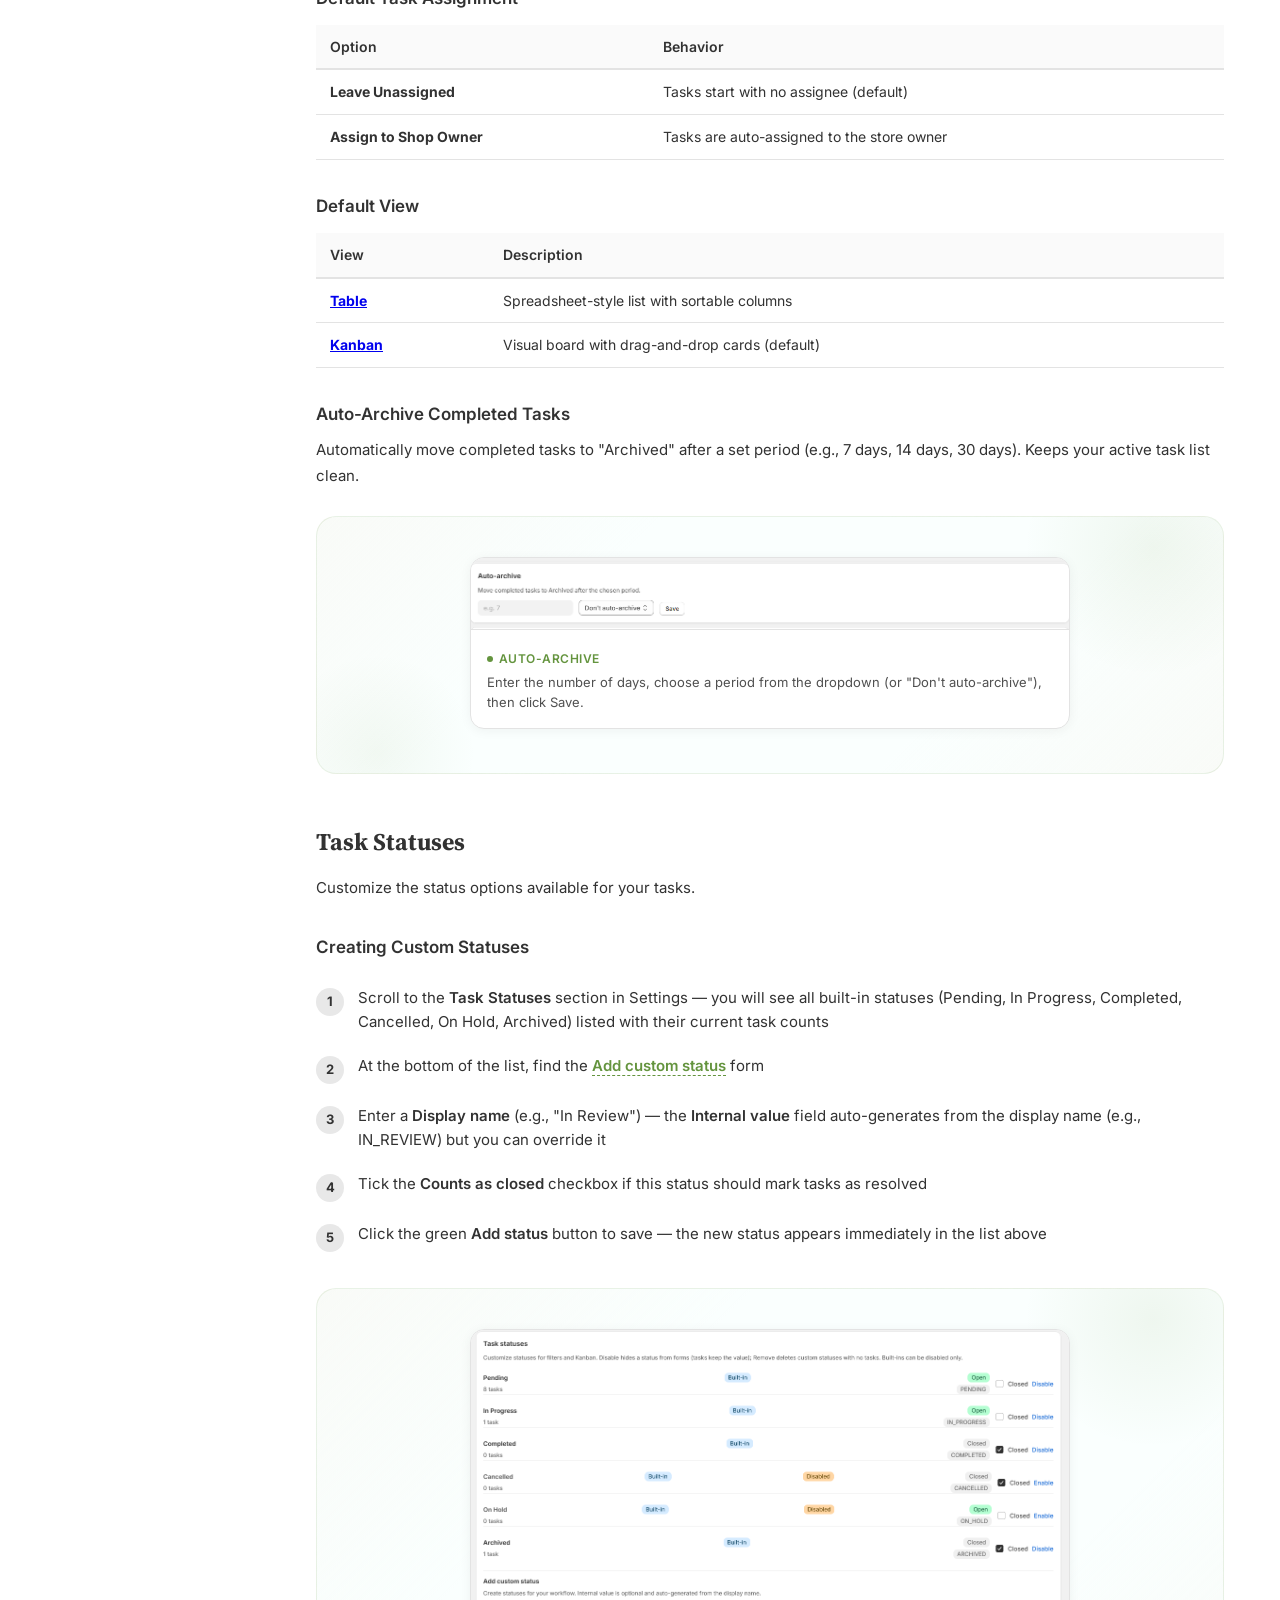
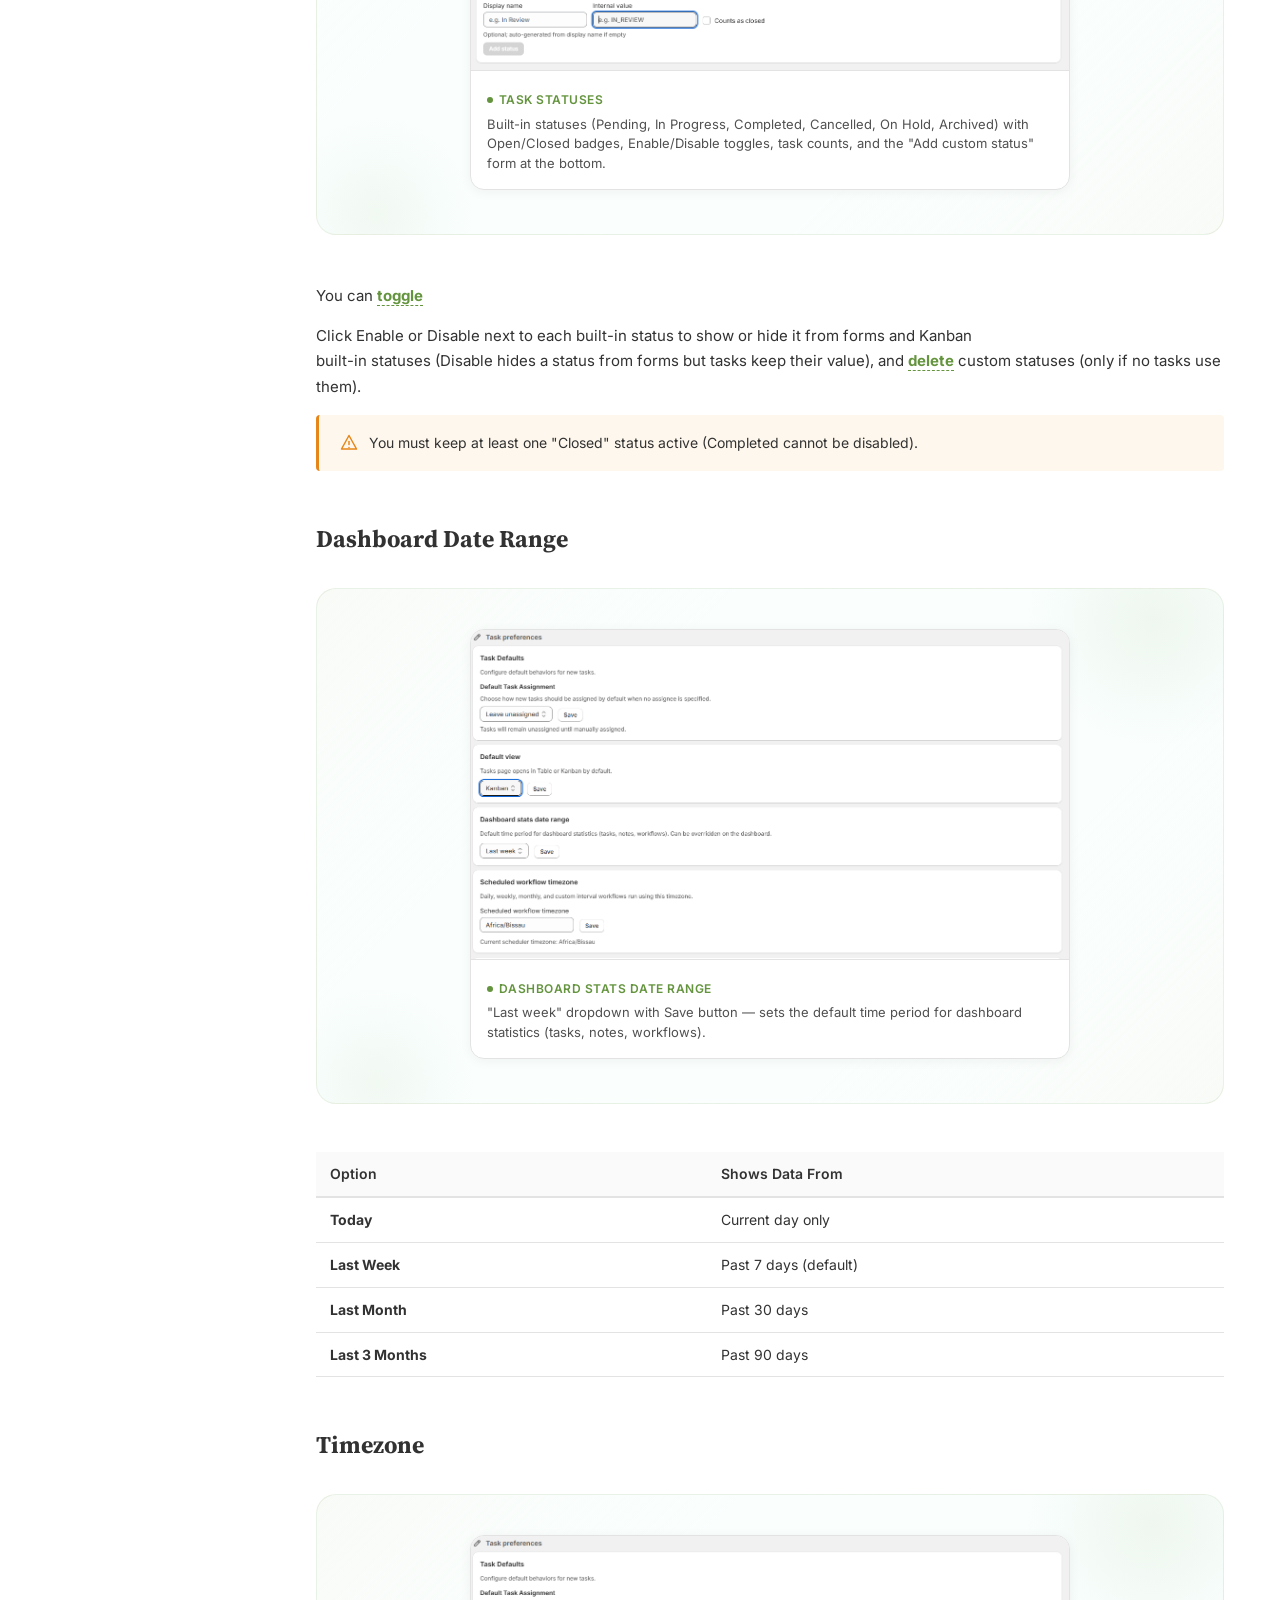
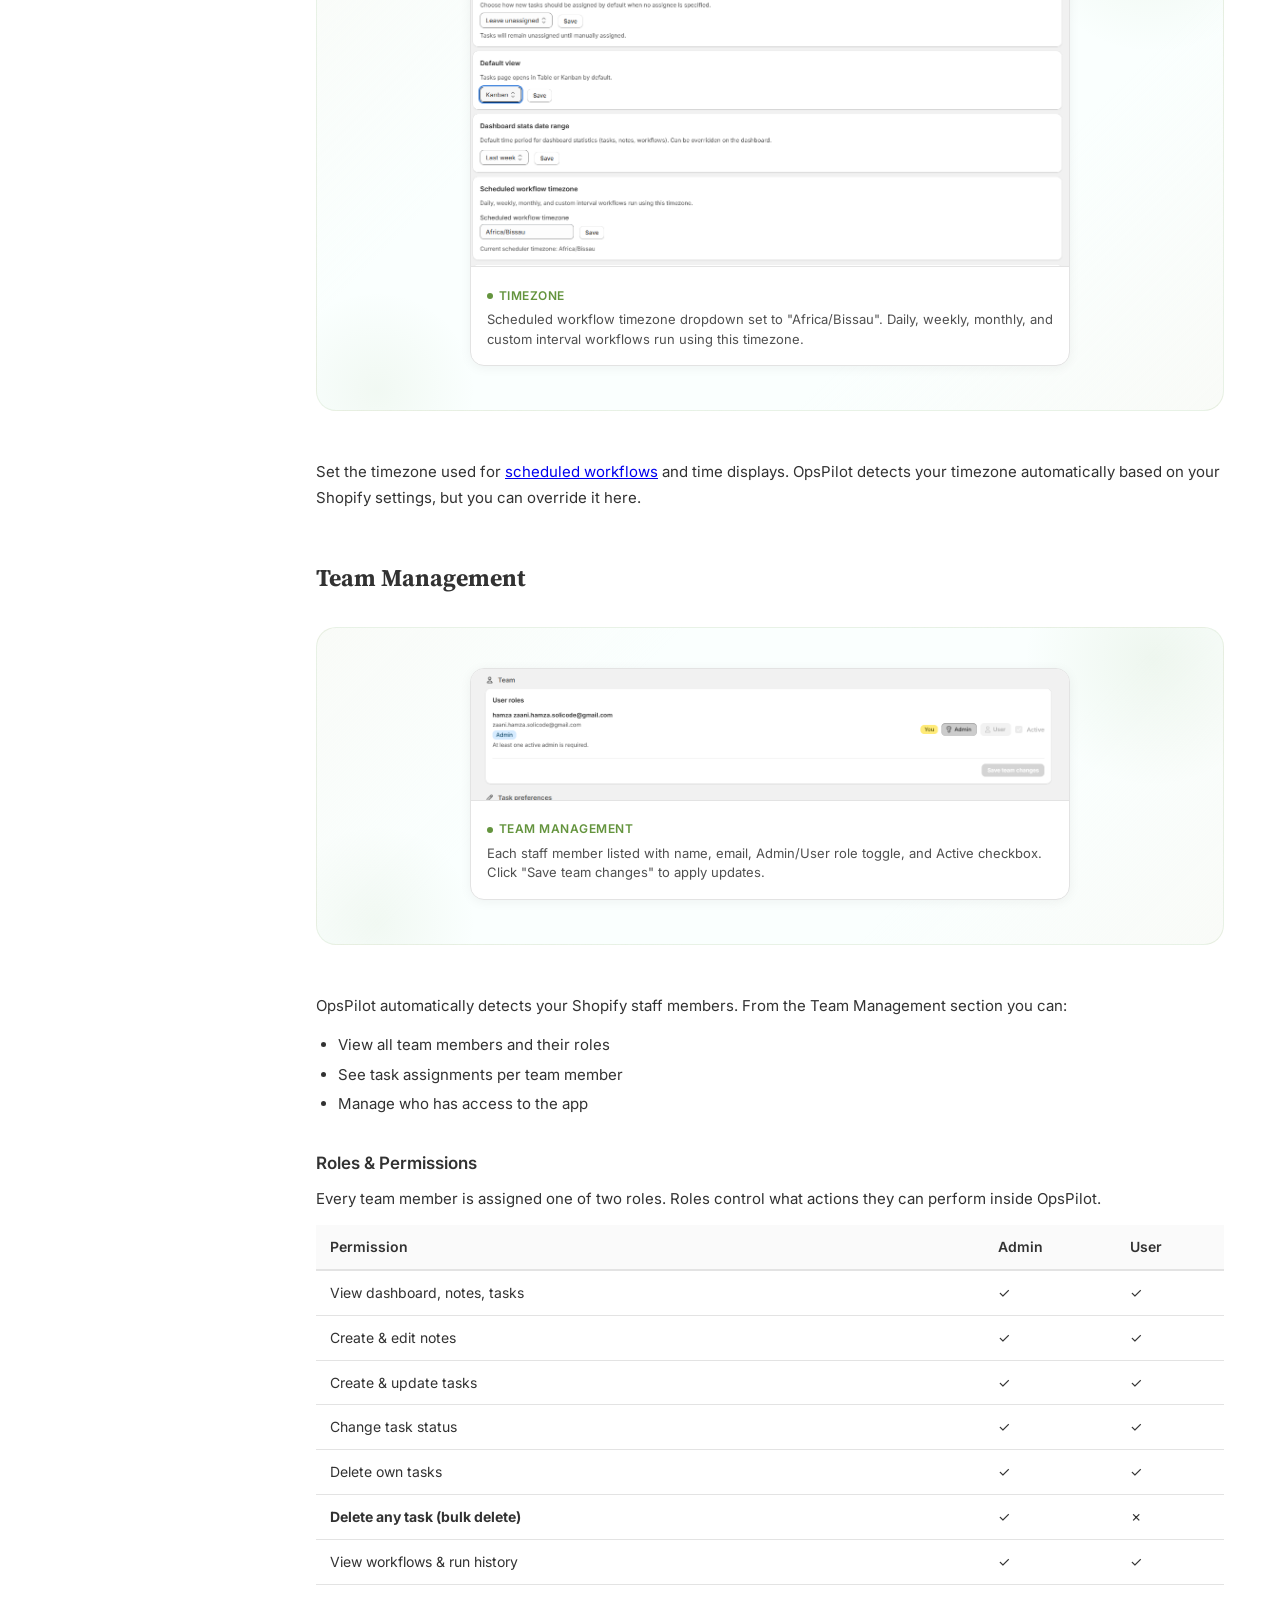
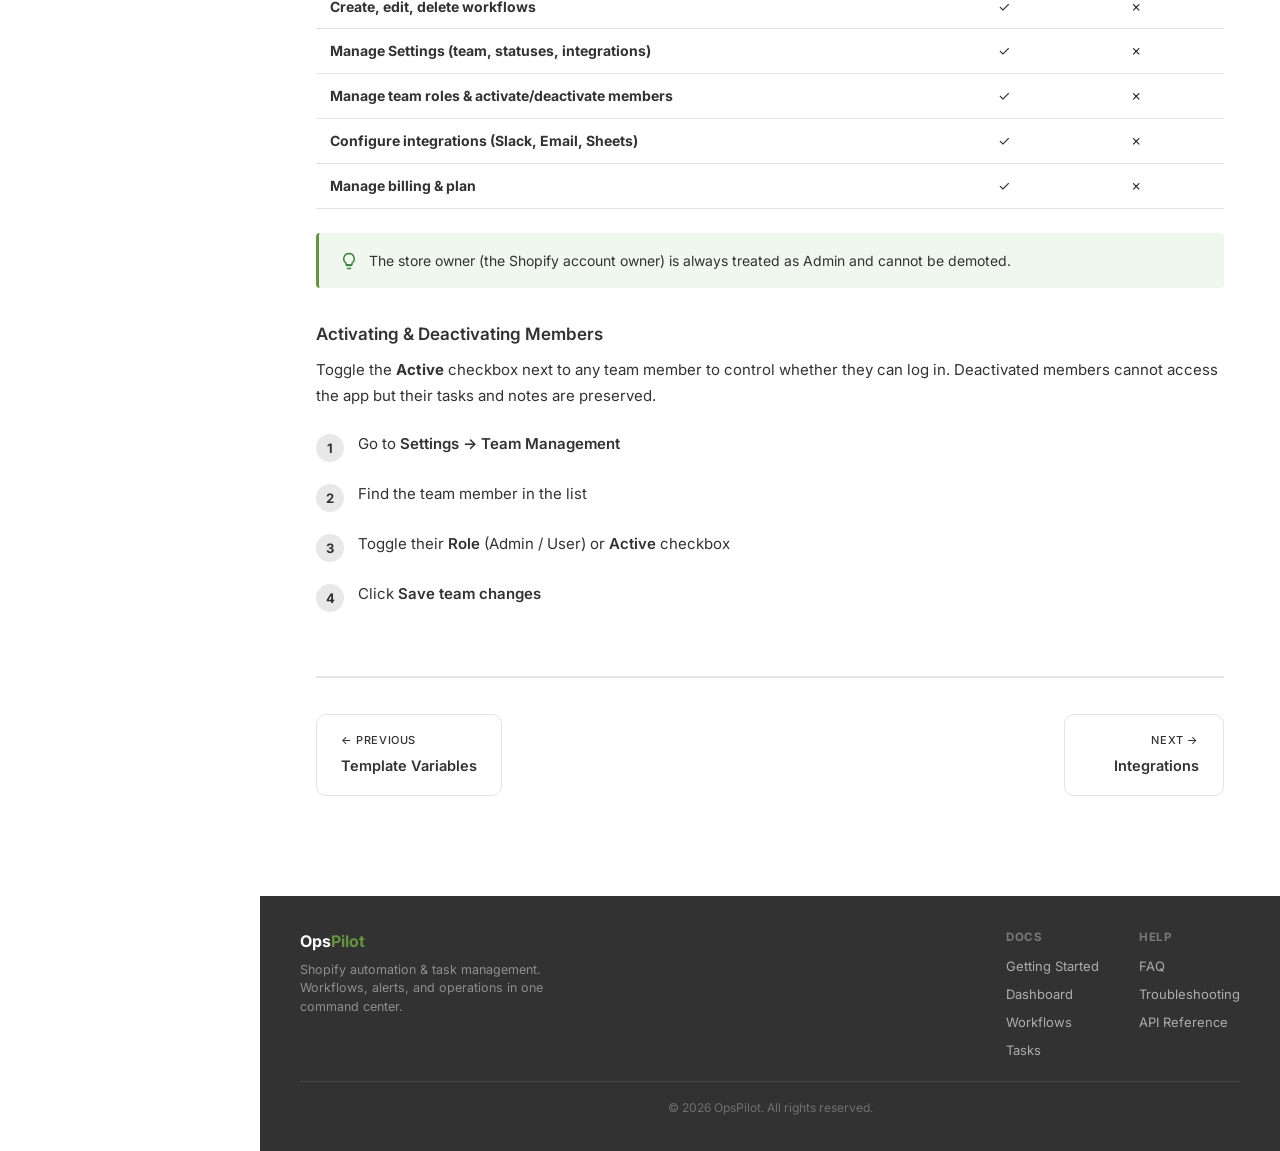
<file: settings.html>
<!DOCTYPE html>
<html lang="en">
<head>
  <meta charset="UTF-8" />
  <meta name="viewport" content="width=device-width, initial-scale=1.0" />
  <title>Settings — OpsPilot</title>
  <link rel="stylesheet" href="styles.css" />
</head>
<body>

<header class="site-header">
  <a class="site-header-logo" href="index.html"><span class="logo-ops">Ops</span><span class="logo-pilot">Pilot</span></a>
  <div class="header-search">
    <input type="text" id="header-doc-search" placeholder="Search docs…" autocomplete="off" />
    <div id="header-search-results" class="header-search-results" style="display:none;"></div>
  </div>
  <nav class="site-header-nav">
    <a href="getting-started.html">Docs</a>
    <a href="workflows.html">Workflows</a>
    <a href="faq.html">FAQ</a>
    <a href="https://apps.shopify.com/" class="header-btn">Install App</a>
  </nav>
</header>

<div class="sidebar-overlay" id="overlay" onclick="toggleSidebar()"></div>

<aside class="sidebar" id="sidebar">
  <div class="sidebar-header">
    <a class="logo" href="index.html"><span class="back-arrow">&lsaquo;</span> OpsPilot Help Center</a>
  </div>
  <div class="sidebar-search">
    <input type="text" id="doc-search" placeholder="Search docs…" autocomplete="off" />
    <div id="search-results" class="search-results" style="display:none;"></div>
  </div>
  <nav>
    <a href="index.html">Home</a>
    <div class="section-label">Getting Started</div>
    <a href="getting-started.html">Getting Started</a>
    <div class="section-label">Features</div>
    <a href="dashboard.html">Dashboard</a>
    <a href="notes.html">Notes</a>
    <a href="tasks.html">Tasks</a>
    <div class="nav-tree">
      <a href="workflows.html">Workflows</a>
      <div class="tree-branch">
        <div class="tree-node">
          <a href="workflows.html#event-based-triggers" class="tree-toggle" onclick="toggleTree(this)">
            <span class="tree-arrow">&#9656;</span> Event-based
          </a>
          <div class="tree-children">
            <a href="workflows.html#event-based-triggers">Triggers</a>
            <a href="workflows.html#conditions">Conditions</a>
            <a href="workflows.html#actions">Actions</a>
            <a href="template-variables.html">Template Variables</a>
            <a href="workflows.html#delayed-actions">Delayed Actions</a>
            <a href="workflows.html#deduplication">Deduplication</a>
          </div>
        </div>
        <div class="tree-node">
          <a href="workflows.html#scheduled-workflows" class="tree-toggle" onclick="toggleTree(this)">
            <span class="tree-arrow">&#9656;</span> Scheduled
          </a>
          <div class="tree-children">
            <a href="workflows.html#scheduled-trigger">Scheduled Trigger</a>
            <a href="workflows.html#scheduled-workflows">Scheduled Workflows</a>
          </div>
        </div>
      </div>
    </div>
    <a href="activity.html">Activity History</a>
    <div class="section-label">Configuration</div>
    <a href="settings.html" class="active">Settings</a>
    <a href="integrations.html">Integrations</a>
    <div class="section-label">Help</div>
    <a href="faq.html">FAQ &amp; Troubleshooting</a>
    <a href="troubleshooting.html">Advanced Troubleshooting</a>
    <a href="api-reference.html">API Reference</a>
  </nav>
</aside>

<div class="main">
  <button class="hamburger" onclick="toggleSidebar()">&#9776;</button>
  <div class="content">

    <div class="section-hero">
      <h1>Settings</h1>
      <div class="last-updated">Last updated on 10 April 2026</div>
      <p>Configure task preferences, team management, custom statuses, timezone, and display options.</p>
    </div>

    <!-- Hero Showcase -->
    <div class="pro-showcase">
      <div class="pro-showcase-header">
        <div class="pro-showcase-logo">OpsPilot</div>
        <div class="pro-showcase-title">Your Store, Your Rules.</div>
        <div class="pro-showcase-subtitle">Customize statuses, views, team roles, and every detail to match your workflow.</div>
      </div>
      <div class="pro-showcase-grid cols-1">
        <div class="pro-card">
          <img class="pro-card-img" src="images/settings/Screenshot%202026-04-08%20175929.png" alt="Settings overview with jump-to-section bar" loading="lazy" />
          <div class="pro-card-body">
            <div class="pro-card-label">Settings Overview</div>
            <p class="pro-card-desc">Jump-to-section bar with quick links to Integrations, Slack, Google Sheets, Email, Team, Task preferences, Activity history, and Billing. Each integration has a "Setup guide" link and Save/Verify buttons.</p>
          </div>
        </div>
      </div>
    </div>

    <h2 id="task-preferences">Task Preferences</h2>

    <!-- Task Preferences Showcase -->
    <div class="pro-showcase">
      <div class="pro-showcase-grid cols-1">
        <div class="pro-card">
          <img class="pro-card-img" src="images/settings/Screenshot%202026-04-08%20181809.png" alt="Task preferences: Default assignment, Default view, Date range, Timezone" loading="lazy" />
          <div class="pro-card-body">
            <div class="pro-card-label">Task Preferences</div>
            <p class="pro-card-desc">Default Task Assignment (Leave unassigned), Default View (Kanban), Dashboard stats date range (Last week), and Scheduled workflow timezone (Africa/Bissau).</p>
          </div>
        </div>
      </div>
    </div>

    <h3 id="default-task-assignment">Default Task Assignment</h3>
    <table>
      <thead><tr><th>Option</th><th>Behavior</th></tr></thead>
      <tbody>
        <tr><td><strong>Leave Unassigned</strong></td><td>Tasks start with no assignee (default)</td></tr>
        <tr><td><strong>Assign to Shop Owner</strong></td><td>Tasks are auto-assigned to the store owner</td></tr>
      </tbody>
    </table>

    <h3 id="default-view">Default View</h3>
    <table>
      <thead><tr><th>View</th><th>Description</th></tr></thead>
      <tbody>
        <tr><td><strong><a href="tasks.html#table-view">Table</a></strong></td><td>Spreadsheet-style list with sortable columns</td></tr>
        <tr><td><strong><a href="tasks.html#kanban-board-view">Kanban</a></strong></td><td>Visual board with drag-and-drop cards (default)</td></tr>
      </tbody>
    </table>

    <h3 id="auto-archive">Auto-Archive Completed Tasks</h3>
    <p>Automatically move completed tasks to "Archived" after a set period (e.g., 7 days, 14 days, 30 days). Keeps your active task list clean.</p>

    <!-- Auto-Archive Showcase -->
    <div class="pro-showcase">
      <div class="pro-showcase-grid cols-1">
        <div class="pro-card">
          <img class="pro-card-img" src="images/settings/Screenshot%202026-04-08%20181837.png" alt="Auto-archive setting with day count and dropdown" loading="lazy" />
          <div class="pro-card-body">
            <div class="pro-card-label">Auto-Archive</div>
            <p class="pro-card-desc">Enter the number of days, choose a period from the dropdown (or "Don't auto-archive"), then click Save.</p>
          </div>
        </div>
      </div>
    </div>

    <h2 id="task-statuses">Task Statuses</h2>
    <p>Customize the status options available for your tasks.</p>

    <h3 id="creating-custom-statuses">Creating Custom Statuses</h3>
    <div class="steps">
      <div class="step"><div class="step-content">Scroll to the <strong>Task Statuses</strong> section in Settings — you will see all built-in statuses (Pending, In Progress, Completed, Cancelled, On Hold, Archived) listed with their current task counts</div></div>
      <div class="step"><div class="step-content">At the bottom of the list, find the <span class="hover-preview popup-below"><strong>Add custom status</strong><span class="preview-popup"><img src="images/settings/Screenshot%202026-04-08%20181909.png" alt="Add custom status form" /><div class="popup-label">The 'Add custom status' form sits below the built-in statuses list</div></span></span> form</div></div>
      <div class="step"><div class="step-content">Enter a <strong>Display name</strong> (e.g., "In Review") — the <strong>Internal value</strong> field auto-generates from the display name (e.g., IN_REVIEW) but you can override it</div></div>
      <div class="step"><div class="step-content">Tick the <strong>Counts as closed</strong> checkbox if this status should mark tasks as resolved</div></div>
      <div class="step"><div class="step-content">Click the green <strong>Add status</strong> button to save — the new status appears immediately in the list above</div></div>
    </div>

    <!-- Task Statuses Showcase -->
    <div class="pro-showcase">
      <div class="pro-showcase-grid cols-1">
        <div class="pro-card">
          <img class="pro-card-img" src="images/settings/Screenshot%202026-04-08%20181909.png" alt="Task statuses panel with Enable/Disable toggles and Add custom status form" loading="lazy" />
          <div class="pro-card-body">
            <div class="pro-card-label">Task Statuses</div>
            <p class="pro-card-desc">Built-in statuses (Pending, In Progress, Completed, Cancelled, On Hold, Archived) with Open/Closed badges, Enable/Disable toggles, task counts, and the "Add custom status" form at the bottom.</p>
          </div>
        </div>
      </div>
    </div>

    <p>You can <span class="hover-preview"><strong>toggle</strong><span class="preview-popup"><img src="images/settings/Screenshot%202026-04-08%20181909.png" alt="Enable/Disable links next to each status" /><div class="popup-label">Click Enable or Disable next to each built-in status to show or hide it from forms and Kanban</div></span></span> built-in statuses (Disable hides a status from forms but tasks keep their value), and <span class="hover-preview"><strong>delete</strong><span class="preview-popup"><img src="images/settings/Screenshot%202026-04-08%20181909.png" alt="Remove custom statuses" /><div class="popup-label">Custom statuses with 0 tasks can be removed — built-in ones can only be disabled</div></span></span> custom statuses (only if no tasks use them).</p>

    <div class="callout callout-warning">
      <span class="callout-icon"><svg xmlns="http://www.w3.org/2000/svg" width="18" height="18" viewBox="0 0 24 24" fill="none" stroke="#e68619" stroke-width="2" stroke-linecap="round" stroke-linejoin="round"><path d="m12 2 10 18H2L12 2z"/><path d="M12 10v4"/><path d="M12 18h.01"/></svg></span>
      <div>You must keep at least one "Closed" status active (Completed cannot be disabled).</div>
    </div>

    <h2 id="dashboard-date-range">Dashboard Date Range</h2>

    <!-- Date Range Showcase -->
    <div class="pro-showcase">
      <div class="pro-showcase-grid cols-1">
        <div class="pro-card">
          <img class="pro-card-img" src="images/settings/Screenshot%202026-04-08%20181809.png" alt="Dashboard stats date range setting" loading="lazy" />
          <div class="pro-card-body">
            <div class="pro-card-label">Dashboard Stats Date Range</div>
            <p class="pro-card-desc">"Last week" dropdown with Save button — sets the default time period for dashboard statistics (tasks, notes, workflows).</p>
          </div>
        </div>
      </div>
    </div>

    <table>
      <thead><tr><th>Option</th><th>Shows Data From</th></tr></thead>
      <tbody>
        <tr><td><strong>Today</strong></td><td>Current day only</td></tr>
        <tr><td><strong>Last Week</strong></td><td>Past 7 days (default)</td></tr>
        <tr><td><strong>Last Month</strong></td><td>Past 30 days</td></tr>
        <tr><td><strong>Last 3 Months</strong></td><td>Past 90 days</td></tr>
      </tbody>
    </table>

    <h2 id="timezone">Timezone</h2>

    <div class="pro-showcase">
      <div class="pro-showcase-grid cols-1">
        <div class="pro-card">
          <img class="pro-card-img" src="images/settings/Screenshot%202026-04-08%20181809.png" alt="Scheduled workflow timezone setting" loading="lazy" />
          <div class="pro-card-body">
            <div class="pro-card-label">Timezone</div>
            <p class="pro-card-desc">Scheduled workflow timezone dropdown set to "Africa/Bissau". Daily, weekly, monthly, and custom interval workflows run using this timezone.</p>
          </div>
        </div>
      </div>
    </div>

    <p>Set the timezone used for <a href="workflows.html#scheduled-workflows">scheduled workflows</a> and time displays. OpsPilot detects your timezone automatically based on your Shopify settings, but you can override it here.</p>

    <h2 id="team-management">Team Management</h2>

    <!-- Team Showcase -->
    <div class="pro-showcase">
      <div class="pro-showcase-grid cols-1">
        <div class="pro-card">
          <img class="pro-card-img" src="images/settings/Screenshot%202026-04-08%20181715.png" alt="Team section with user roles — Admin/User toggles and Active checkboxes" loading="lazy" />
          <div class="pro-card-body">
            <div class="pro-card-label">Team Management</div>
            <p class="pro-card-desc">Each staff member listed with name, email, Admin/User role toggle, and Active checkbox. Click "Save team changes" to apply updates.</p>
          </div>
        </div>
      </div>
    </div>

    <p>OpsPilot automatically detects your Shopify staff members. From the Team Management section you can:</p>
    <ul>
      <li>View all team members and their roles</li>
      <li>See task assignments per team member</li>
      <li>Manage who has access to the app</li>
    </ul>

    <h3 id="roles-and-permissions">Roles &amp; Permissions</h3>
    <p>Every team member is assigned one of two roles. Roles control what actions they can perform inside OpsPilot.</p>

    <table>
      <thead>
        <tr><th>Permission</th><th>Admin</th><th>User</th></tr>
      </thead>
      <tbody>
        <tr><td>View dashboard, notes, tasks</td><td>&#10003;</td><td>&#10003;</td></tr>
        <tr><td>Create &amp; edit notes</td><td>&#10003;</td><td>&#10003;</td></tr>
        <tr><td>Create &amp; update tasks</td><td>&#10003;</td><td>&#10003;</td></tr>
        <tr><td>Change task status</td><td>&#10003;</td><td>&#10003;</td></tr>
        <tr><td>Delete own tasks</td><td>&#10003;</td><td>&#10003;</td></tr>
        <tr><td><strong>Delete any task (bulk delete)</strong></td><td>&#10003;</td><td>&#10007;</td></tr>
        <tr><td>View workflows &amp; run history</td><td>&#10003;</td><td>&#10003;</td></tr>
        <tr><td><strong>Create, edit, delete workflows</strong></td><td>&#10003;</td><td>&#10007;</td></tr>
        <tr><td><strong>Manage Settings (team, statuses, integrations)</strong></td><td>&#10003;</td><td>&#10007;</td></tr>
        <tr><td><strong>Manage team roles &amp; activate/deactivate members</strong></td><td>&#10003;</td><td>&#10007;</td></tr>
        <tr><td><strong>Configure integrations (Slack, Email, Sheets)</strong></td><td>&#10003;</td><td>&#10007;</td></tr>
        <tr><td><strong>Manage billing &amp; plan</strong></td><td>&#10003;</td><td>&#10007;</td></tr>
      </tbody>
    </table>

    <div class="callout callout-tip">
      <span class="callout-icon"><svg xmlns="http://www.w3.org/2000/svg" width="18" height="18" viewBox="0 0 24 24" fill="none" stroke="#3b873e" stroke-width="2" stroke-linecap="round" stroke-linejoin="round"><path d="M9 18h6"/><path d="M10 22h4"/><path d="M12 2a7 7 0 0 0-4 12.7V17h8v-2.3A7 7 0 0 0 12 2z"/></svg></span>
      <div>The store owner (the Shopify account owner) is always treated as Admin and cannot be demoted.</div>
    </div>

    <h3 id="activating-deactivating-members">Activating &amp; Deactivating Members</h3>
    <p>Toggle the <strong>Active</strong> checkbox next to any team member to control whether they can log in. Deactivated members cannot access the app but their tasks and notes are preserved.</p>

    <div class="steps">
      <div class="step"><div class="step-content">Go to <strong>Settings &rarr; Team Management</strong></div></div>
      <div class="step"><div class="step-content">Find the team member in the list</div></div>
      <div class="step"><div class="step-content">Toggle their <strong>Role</strong> (Admin / User) or <strong>Active</strong> checkbox</div></div>
      <div class="step"><div class="step-content">Click <strong>Save team changes</strong></div></div>
    </div>

    <div class="page-nav">
      <a class="page-nav-btn page-nav-prev" href="template-variables.html"><span class="nav-label">&#8592; Previous</span>Template Variables</a>
      <a class="page-nav-btn page-nav-next" href="integrations.html"><span class="nav-label">Next &#8594;</span>Integrations </a>
    </div>

  </div>
</div>

<footer class="site-footer">
  <div class="site-footer-inner">
    <div class="site-footer-brand">
      <a class="footer-logo" href="index.html"><span>Ops</span><span class="logo-pilot">Pilot</span></a>
      <p>Shopify automation &amp; task management. Workflows, alerts, and operations in one command center.</p>
    </div>
    <div class="site-footer-links">
      <div>
        <span class="footer-heading">Docs</span>
        <a href="getting-started.html">Getting Started</a>
        <a href="dashboard.html">Dashboard</a>
        <a href="workflows.html">Workflows</a>
        <a href="tasks.html">Tasks</a>
      </div>
      <div>
        <span class="footer-heading">Help</span>
        <a href="faq.html">FAQ</a>
        <a href="troubleshooting.html">Troubleshooting</a>
        <a href="api-reference.html">API Reference</a>
      </div>
    </div>
  </div>
  <div class="site-footer-bottom">&copy; 2026 OpsPilot. All rights reserved.</div>
</footer>

<script src="nav.js"></script>
<!-- Crisp Live Chat -->
<script type="text/javascript">
  window.$crisp=[];window.CRISP_WEBSITE_ID="6f9ec4d1-3401-45af-af1c-9f0f0315773c";
  (function(){var d=document;var s=d.createElement("script");s.src="https://client.crisp.chat/l.js";s.async=1;d.getElementsByTagName("head")[0].appendChild(s);})();
</script>
</body>
</html>
</file>
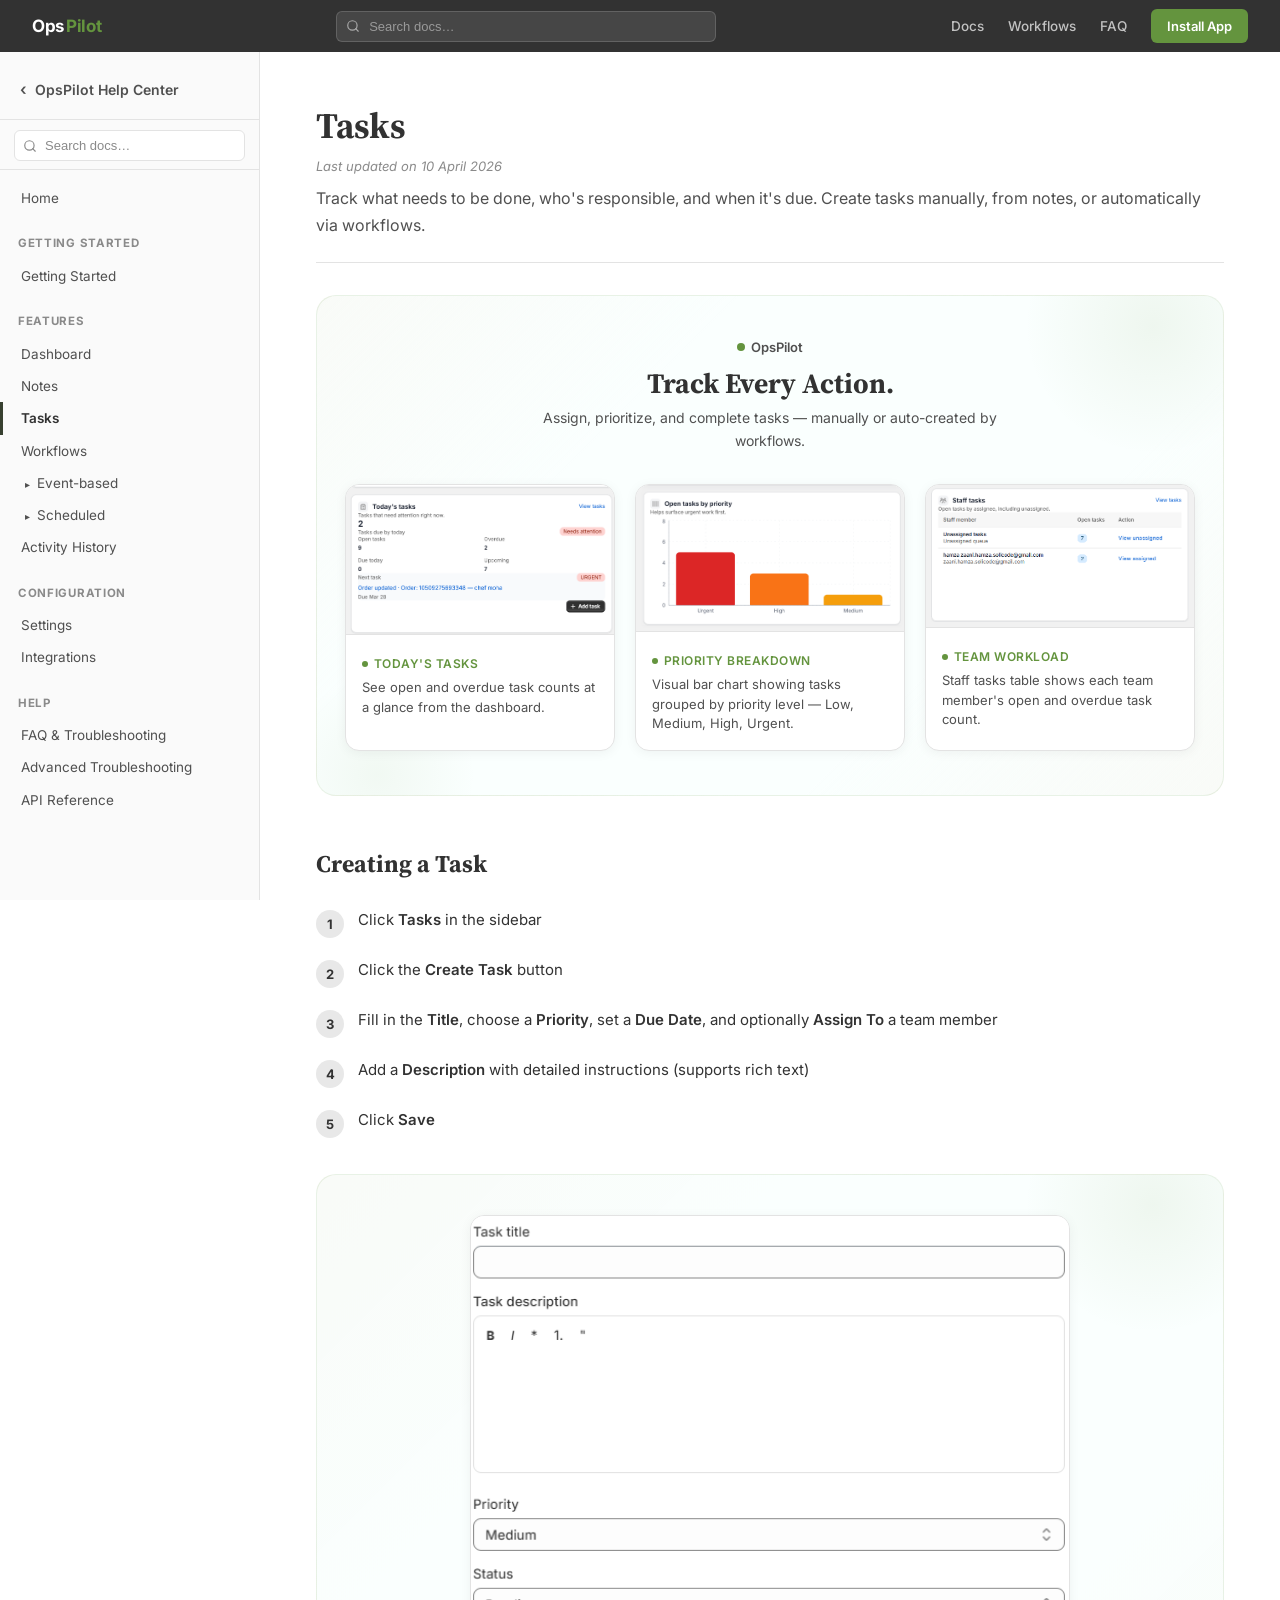
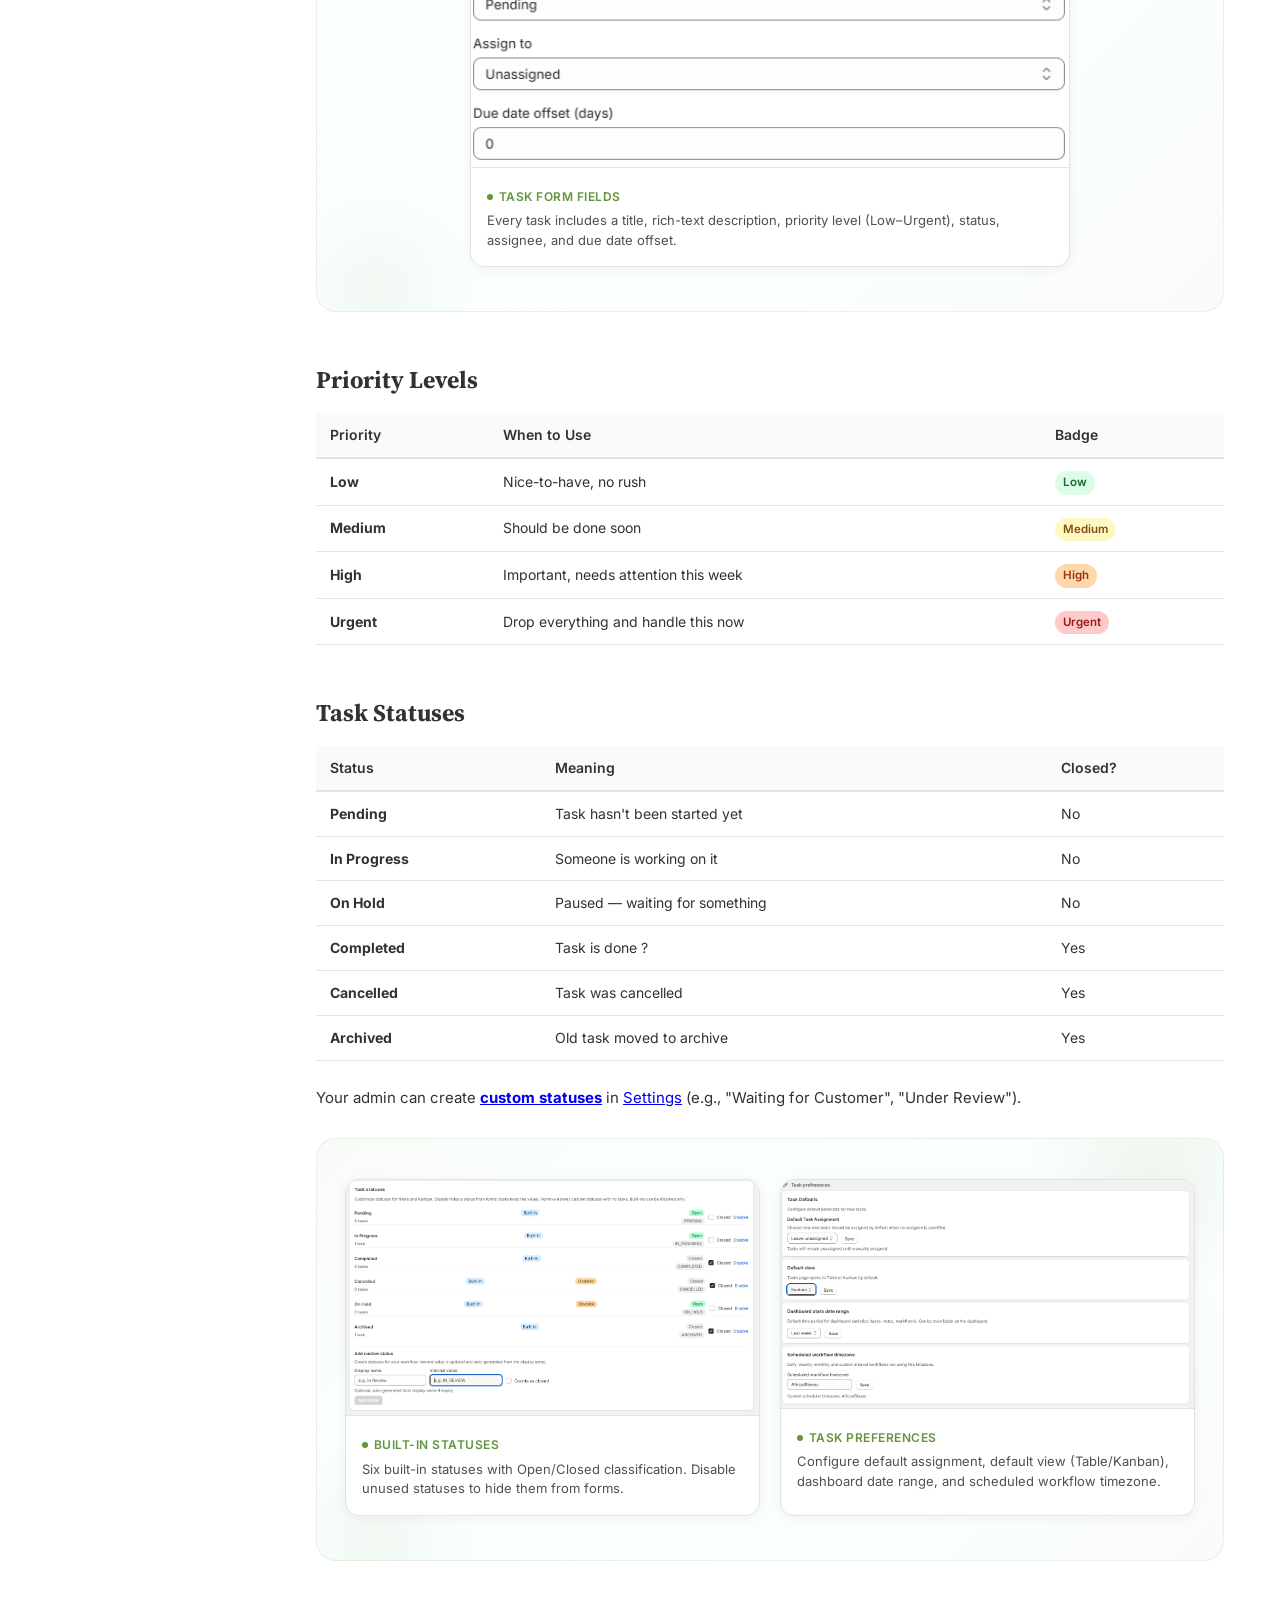
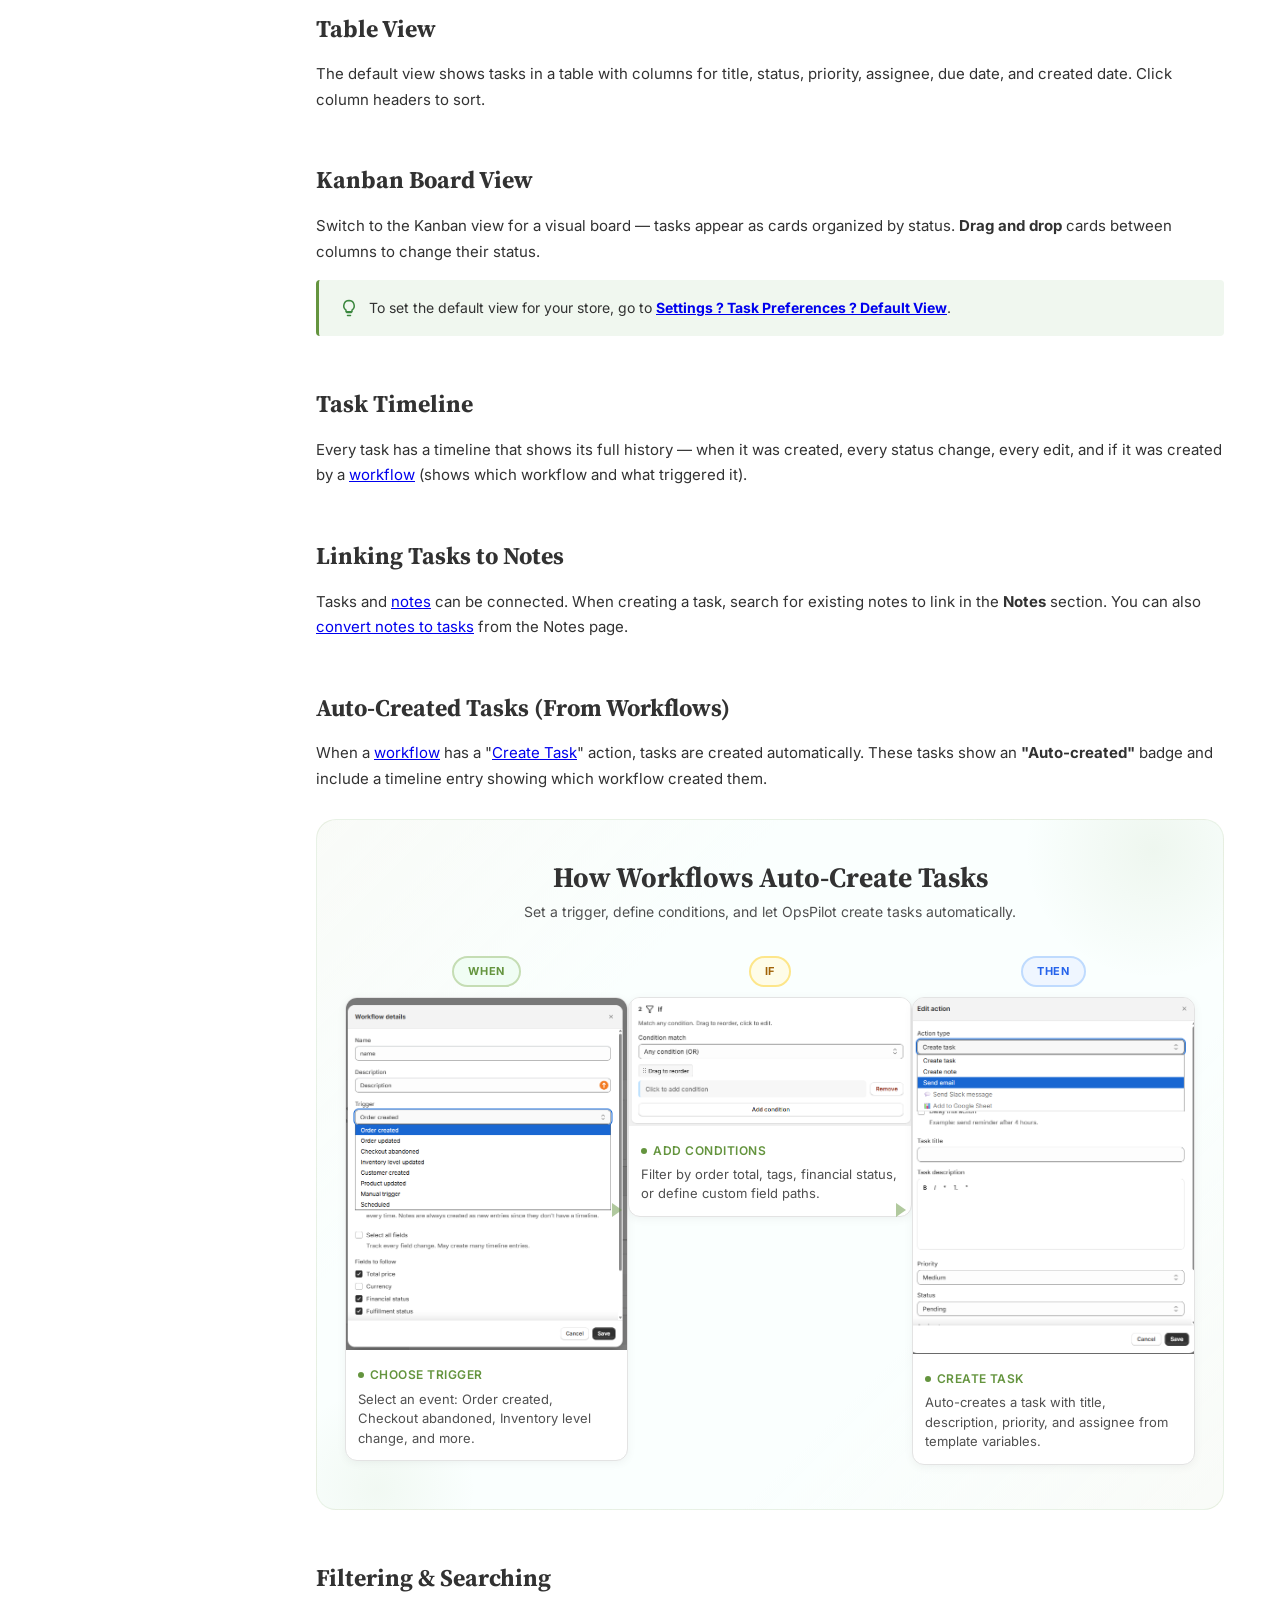
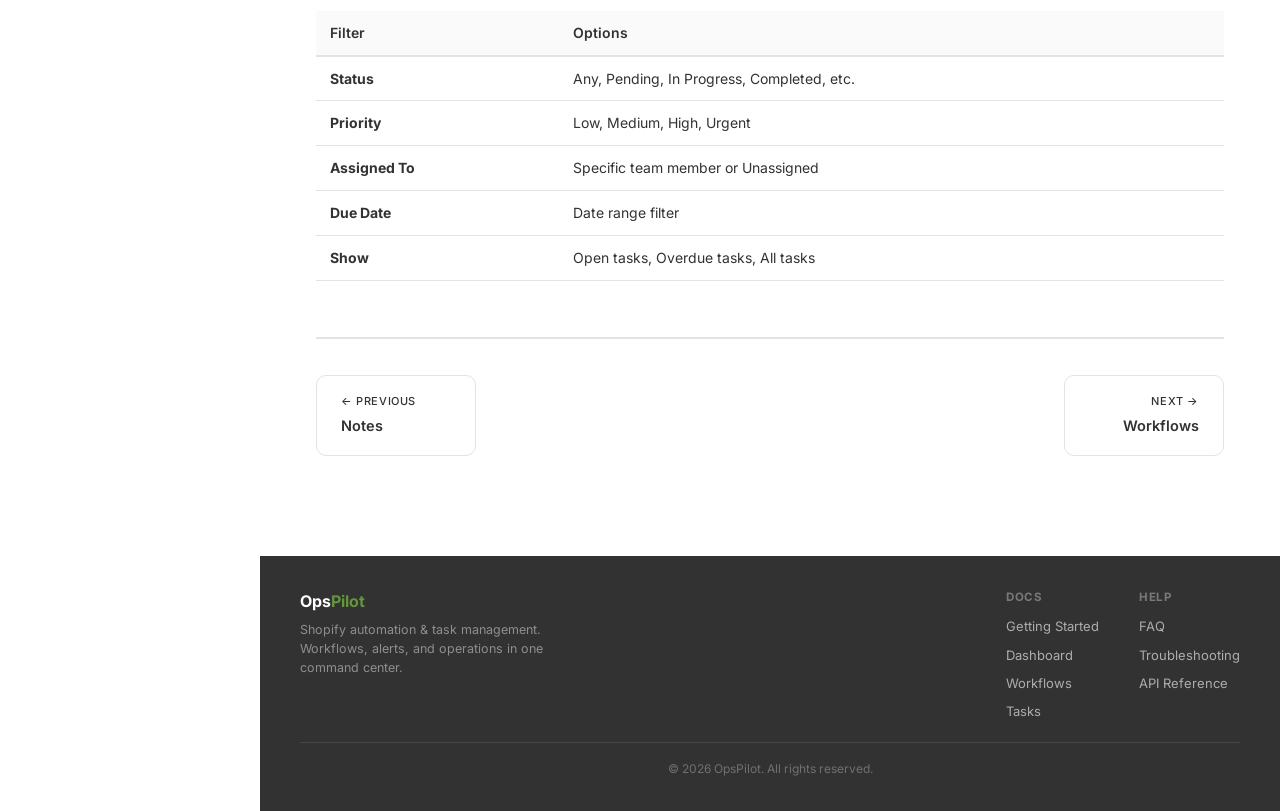
<file: tasks.html>
<!DOCTYPE html>
<html lang="en">
<head>
  <meta charset="UTF-8" />
  <meta name="viewport" content="width=device-width, initial-scale=1.0" />
  <title>Tasks — OpsPilot</title>
  <link rel="stylesheet" href="styles.css" />
</head>
<body>

<header class="site-header">
  <a class="site-header-logo" href="index.html"><span class="logo-ops">Ops</span><span class="logo-pilot">Pilot</span></a>
  <div class="header-search">
    <input type="text" id="header-doc-search" placeholder="Search docs…" autocomplete="off" />
    <div id="header-search-results" class="header-search-results" style="display:none;"></div>
  </div>
  <nav class="site-header-nav">
    <a href="getting-started.html">Docs</a>
    <a href="workflows.html">Workflows</a>
    <a href="faq.html">FAQ</a>
    <a href="https://apps.shopify.com/" class="header-btn">Install App</a>
  </nav>
</header>

<div class="sidebar-overlay" id="overlay" onclick="toggleSidebar()"></div>

<aside class="sidebar" id="sidebar">
  <div class="sidebar-header">
    <a class="logo" href="index.html"><span class="back-arrow">&lsaquo;</span> OpsPilot Help Center</a>
  </div>
  <div class="sidebar-search">
    <input type="text" id="doc-search" placeholder="Search docs…" autocomplete="off" />
    <div id="search-results" class="search-results" style="display:none;"></div>
  </div>
  <nav>
    <a href="index.html">Home</a>
    <div class="section-label">Getting Started</div>
    <a href="getting-started.html">Getting Started</a>
    <div class="section-label">Features</div>
    <a href="dashboard.html">Dashboard</a>
    <a href="notes.html">Notes</a>
    <a href="tasks.html" class="active">Tasks</a>
    <div class="nav-tree">
      <a href="workflows.html">Workflows</a>
      <div class="tree-branch">
        <div class="tree-node">
          <a href="workflows.html#event-based-triggers" class="tree-toggle" onclick="toggleTree(this)">
            <span class="tree-arrow">&#9656;</span> Event-based
          </a>
          <div class="tree-children">
            <a href="workflows.html#event-based-triggers">Triggers</a>
            <a href="workflows.html#conditions">Conditions</a>
            <a href="workflows.html#actions">Actions</a>
            <a href="template-variables.html">Template Variables</a>
            <a href="workflows.html#delayed-actions">Delayed Actions</a>
            <a href="workflows.html#deduplication">Deduplication</a>
          </div>
        </div>
        <div class="tree-node">
          <a href="workflows.html#scheduled-workflows" class="tree-toggle" onclick="toggleTree(this)">
            <span class="tree-arrow">&#9656;</span> Scheduled
          </a>
          <div class="tree-children">
            <a href="workflows.html#scheduled-trigger">Scheduled Trigger</a>
            <a href="workflows.html#scheduled-workflows">Scheduled Workflows</a>
          </div>
        </div>
      </div>
    </div>
    <a href="activity.html">Activity History</a>
    <div class="section-label">Configuration</div>
    <a href="settings.html">Settings</a>
    <a href="integrations.html">Integrations</a>
    <div class="section-label">Help</div>
    <a href="faq.html">FAQ &amp; Troubleshooting</a>
    <a href="troubleshooting.html">Advanced Troubleshooting</a>
    <a href="api-reference.html">API Reference</a>
  </nav>
</aside>

<div class="main">
  <button class="hamburger" onclick="toggleSidebar()">&#9776;</button>
  <div class="content">

    <div class="section-hero">
      <h1>Tasks</h1>
      <div class="last-updated">Last updated on 10 April 2026</div>
      <p>Track what needs to be done, who's responsible, and when it's due. Create tasks manually, from notes, or automatically via workflows.</p>
    </div>

    <!-- Hero Showcase -->
    <div class="pro-showcase">
      <div class="pro-showcase-header">
        <div class="pro-showcase-logo">OpsPilot</div>
        <div class="pro-showcase-title">Track Every Action.</div>
        <div class="pro-showcase-subtitle">Assign, prioritize, and complete tasks — manually or auto-created by workflows.</div>
      </div>
      <div class="pro-showcase-grid cols-3">
        <div class="pro-card">
          <img class="pro-card-img" src="images/dashboard/Screenshot%202026-04-08%20183912.png" alt="Today's tasks dashboard card showing open and overdue counts" loading="lazy" />
          <div class="pro-card-body">
            <div class="pro-card-label">Today's Tasks</div>
            <p class="pro-card-desc">See open and overdue task counts at a glance from the dashboard.</p>
          </div>
        </div>
        <div class="pro-card">
          <img class="pro-card-img" src="images/dashboard/Screenshot%202026-04-08%20183943.png" alt="Open tasks by priority — bar chart showing Low, Medium, High, Urgent" loading="lazy" />
          <div class="pro-card-body">
            <div class="pro-card-label">Priority Breakdown</div>
            <p class="pro-card-desc">Visual bar chart showing tasks grouped by priority level — Low, Medium, High, Urgent.</p>
          </div>
        </div>
        <div class="pro-card">
          <img class="pro-card-img" src="images/dashboard/Screenshot%202026-04-08%20184004.png" alt="Staff tasks table — assignee, open tasks, overdue tasks" loading="lazy" />
          <div class="pro-card-body">
            <div class="pro-card-label">Team Workload</div>
            <p class="pro-card-desc">Staff tasks table shows each team member's open and overdue task count.</p>
          </div>
        </div>
      </div>
    </div>

    <h2 id="creating-a-task">Creating a Task</h2>
    <div class="steps">
      <div class="step"><div class="step-content">Click <strong>Tasks</strong> in the sidebar</div></div>
      <div class="step"><div class="step-content">Click the <strong>Create Task</strong> button</div></div>
      <div class="step"><div class="step-content">Fill in the <strong>Title</strong>, choose a <strong>Priority</strong>, set a <strong>Due Date</strong>, and optionally <strong>Assign To</strong> a team member</div></div>
      <div class="step"><div class="step-content">Add a <strong>Description</strong> with detailed instructions (supports rich text)</div></div>
      <div class="step"><div class="step-content">Click <strong>Save</strong></div></div>
    </div>

    <!-- Task Form Showcase -->
    <div class="pro-showcase">
      <div class="pro-showcase-grid cols-1">
        <div class="pro-card">
          <img class="pro-card-img" src="images/ation_informations.png" alt="Task form — title, description, priority, status, assignee, due date offset" loading="lazy" />
          <div class="pro-card-body">
            <div class="pro-card-label">Task Form Fields</div>
            <p class="pro-card-desc">Every task includes a title, rich-text description, priority level (Low–Urgent), status, assignee, and due date offset.</p>
          </div>
        </div>
      </div>
    </div>

    <h2 id="priority-levels">Priority Levels</h2>
    <table>
      <thead><tr><th>Priority</th><th>When to Use</th><th>Badge</th></tr></thead>
      <tbody>
        <tr><td><strong>Low</strong></td><td>Nice-to-have, no rush</td><td><span class="badge badge-green">Low</span></td></tr>
        <tr><td><strong>Medium</strong></td><td>Should be done soon</td><td><span class="badge badge-yellow">Medium</span></td></tr>
        <tr><td><strong>High</strong></td><td>Important, needs attention this week</td><td><span class="badge badge-orange">High</span></td></tr>
        <tr><td><strong>Urgent</strong></td><td>Drop everything and handle this now</td><td><span class="badge badge-red">Urgent</span></td></tr>
      </tbody>
    </table>

    <h2 id="task-statuses">Task Statuses</h2>
    <table>
      <thead><tr><th>Status</th><th>Meaning</th><th>Closed?</th></tr></thead>
      <tbody>
        <tr><td><strong>Pending</strong></td><td>Task hasn't been started yet</td><td>No</td></tr>
        <tr><td><strong>In Progress</strong></td><td>Someone is working on it</td><td>No</td></tr>
        <tr><td><strong>On Hold</strong></td><td>Paused — waiting for something</td><td>No</td></tr>
        <tr><td><strong>Completed</strong></td><td>Task is done ?</td><td>Yes</td></tr>
        <tr><td><strong>Cancelled</strong></td><td>Task was cancelled</td><td>Yes</td></tr>
        <tr><td><strong>Archived</strong></td><td>Old task moved to archive</td><td>Yes</td></tr>
      </tbody>
    </table>
    <p>Your admin can create <strong><a href="settings.html#creating-custom-statuses">custom statuses</a></strong> in <a href="settings.html">Settings</a> (e.g., "Waiting for Customer", "Under Review").</p>

    <!-- Task Statuses Showcase -->
    <div class="pro-showcase">
      <div class="pro-showcase-grid cols-2">
        <div class="pro-card">
          <img class="pro-card-img" src="images/settings/Screenshot%202026-04-08%20181909.png" alt="Task statuses settings — Pending, In Progress, Completed, Cancelled, On Hold, Archived with Enable/Disable toggles" loading="lazy" />
          <div class="pro-card-body">
            <div class="pro-card-label">Built-in Statuses</div>
            <p class="pro-card-desc">Six built-in statuses with Open/Closed classification. Disable unused statuses to hide them from forms.</p>
          </div>
        </div>
        <div class="pro-card">
          <img class="pro-card-img" src="images/settings/Screenshot%202026-04-08%20181809.png" alt="Task preferences — default assignment, default view, dashboard date range, scheduled timezone" loading="lazy" />
          <div class="pro-card-body">
            <div class="pro-card-label">Task Preferences</div>
            <p class="pro-card-desc">Configure default assignment, default view (Table/Kanban), dashboard date range, and scheduled workflow timezone.</p>
          </div>
        </div>
      </div>
    </div>

    <h2 id="table-view">Table View</h2>
    <p>The default view shows tasks in a table with columns for title, status, priority, assignee, due date, and created date. Click column headers to sort.</p>

    <h2 id="kanban-board-view">Kanban Board View</h2>
    <p>Switch to the Kanban view for a visual board — tasks appear as cards organized by status. <strong>Drag and drop</strong> cards between columns to change their status.</p>

    <div class="callout callout-tip">
      <span class="callout-icon"><svg xmlns="http://www.w3.org/2000/svg" width="18" height="18" viewBox="0 0 24 24" fill="none" stroke="#3b873e" stroke-width="2" stroke-linecap="round" stroke-linejoin="round"><path d="M9 18h6"/><path d="M10 22h4"/><path d="M12 2a7 7 0 0 0-4 12.7V17h8v-2.3A7 7 0 0 0 12 2z"/></svg></span>
      <div>To set the default view for your store, go to <strong><a href="settings.html#default-view">Settings ? Task Preferences ? Default View</a></strong>.</div>
    </div>

    <h2 id="task-timeline">Task Timeline</h2>
    <p>Every task has a timeline that shows its full history — when it was created, every status change, every edit, and if it was created by a <a href="workflows.html">workflow</a> (shows which workflow and what triggered it).</p>

    <h2 id="linking-tasks-to-notes">Linking Tasks to Notes</h2>
    <p>Tasks and <a href="notes.html">notes</a> can be connected. When creating a task, search for existing notes to link in the <strong>Notes</strong> section. You can also <a href="notes.html#converting-notes-to-tasks">convert notes to tasks</a> from the Notes page.</p>

    <h2 id="auto-created-tasks">Auto-Created Tasks (From Workflows)</h2>
    <p>When a <a href="workflows.html">workflow</a> has a "<a href="workflows.html#create-task">Create Task</a>" action, tasks are created automatically. These tasks show an <strong>"Auto-created"</strong> badge and include a timeline entry showing which workflow created them.</p>

    <!-- Auto-Created Tasks Showcase -->
    <div class="pro-showcase">
      <div class="pro-showcase-header">
        <div class="pro-showcase-title">How Workflows Auto-Create Tasks</div>
        <div class="pro-showcase-subtitle">Set a trigger, define conditions, and let OpsPilot create tasks automatically.</div>
      </div>
      <div class="pro-flow">
        <div class="pro-flow-step">
          <div class="pro-flow-badge when">When</div>
          <div class="pro-flow-card">
            <img src="images/chous_the_triger_action_.png" alt="Trigger selection — Order created, Checkout abandoned, Inventory level, etc." loading="lazy" />
            <div class="pro-card-body">
              <div class="pro-card-label">Choose Trigger</div>
              <p class="pro-card-desc">Select an event: Order created, Checkout abandoned, Inventory level change, and more.</p>
            </div>
          </div>
        </div>
        <div class="pro-flow-step">
          <div class="pro-flow-badge if">If</div>
          <div class="pro-flow-card">
            <img src="images/add_a_condetion_to_the_workflow_.png" alt="Condition builder — add conditions to filter when the workflow runs" loading="lazy" />
            <div class="pro-card-body">
              <div class="pro-card-label">Add Conditions</div>
              <p class="pro-card-desc">Filter by order total, tags, financial status, or define custom field paths.</p>
            </div>
          </div>
        </div>
        <div class="pro-flow-step">
          <div class="pro-flow-badge then">Then</div>
          <div class="pro-flow-card">
            <img src="images/the_action_tipe_.png" alt="Action type dropdown — Create task selected" loading="lazy" />
            <div class="pro-card-body">
              <div class="pro-card-label">Create Task</div>
              <p class="pro-card-desc">Auto-creates a task with title, description, priority, and assignee from template variables.</p>
            </div>
          </div>
        </div>
      </div>
    </div>

    <h2 id="filtering-searching">Filtering &amp; Searching</h2>
    <table>
      <thead><tr><th>Filter</th><th>Options</th></tr></thead>
      <tbody>
        <tr><td><strong>Status</strong></td><td>Any, Pending, In Progress, Completed, etc.</td></tr>
        <tr><td><strong>Priority</strong></td><td>Low, Medium, High, Urgent</td></tr>
        <tr><td><strong>Assigned To</strong></td><td>Specific team member or Unassigned</td></tr>
        <tr><td><strong>Due Date</strong></td><td>Date range filter</td></tr>
        <tr><td><strong>Show</strong></td><td>Open tasks, Overdue tasks, All tasks</td></tr>
      </tbody>
    </table>

    <div class="page-nav">
      <a class="page-nav-btn page-nav-prev" href="notes.html"><span class="nav-label">&#8592; Previous</span>Notes</a>
      <a class="page-nav-btn page-nav-next" href="workflows.html"><span class="nav-label">Next &#8594;</span>Workflows </a>
    </div>

  </div>
</div>

<footer class="site-footer">
  <div class="site-footer-inner">
    <div class="site-footer-brand">
      <a class="footer-logo" href="index.html"><span>Ops</span><span class="logo-pilot">Pilot</span></a>
      <p>Shopify automation &amp; task management. Workflows, alerts, and operations in one command center.</p>
    </div>
    <div class="site-footer-links">
      <div>
        <span class="footer-heading">Docs</span>
        <a href="getting-started.html">Getting Started</a>
        <a href="dashboard.html">Dashboard</a>
        <a href="workflows.html">Workflows</a>
        <a href="tasks.html">Tasks</a>
      </div>
      <div>
        <span class="footer-heading">Help</span>
        <a href="faq.html">FAQ</a>
        <a href="troubleshooting.html">Troubleshooting</a>
        <a href="api-reference.html">API Reference</a>
      </div>
    </div>
  </div>
  <div class="site-footer-bottom">&copy; 2026 OpsPilot. All rights reserved.</div>
</footer>

<script src="nav.js"></script>
<!-- Crisp Live Chat -->
<script type="text/javascript">
  window.$crisp=[];window.CRISP_WEBSITE_ID="6f9ec4d1-3401-45af-af1c-9f0f0315773c";
  (function(){var d=document;var s=d.createElement("script");s.src="https://client.crisp.chat/l.js";s.async=1;d.getElementsByTagName("head")[0].appendChild(s);})();
</script>
</body>
</html>
</file>
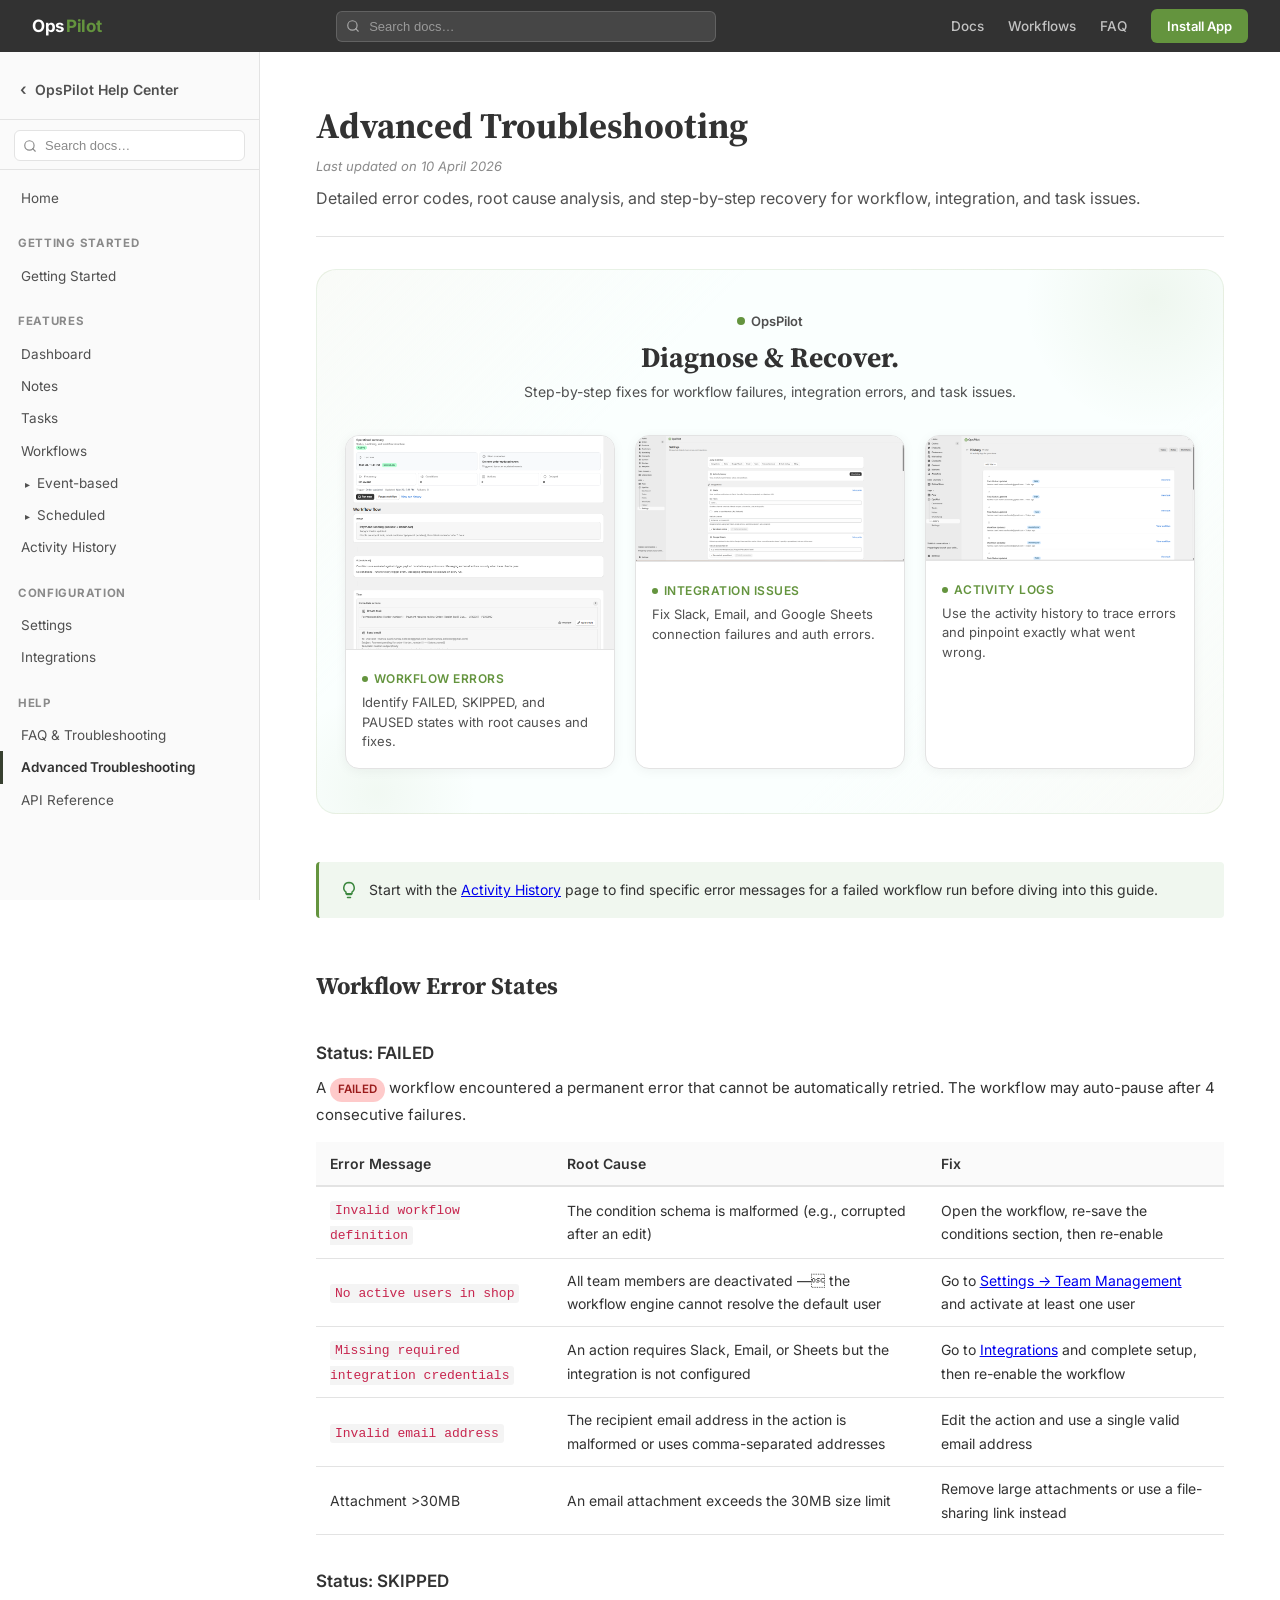
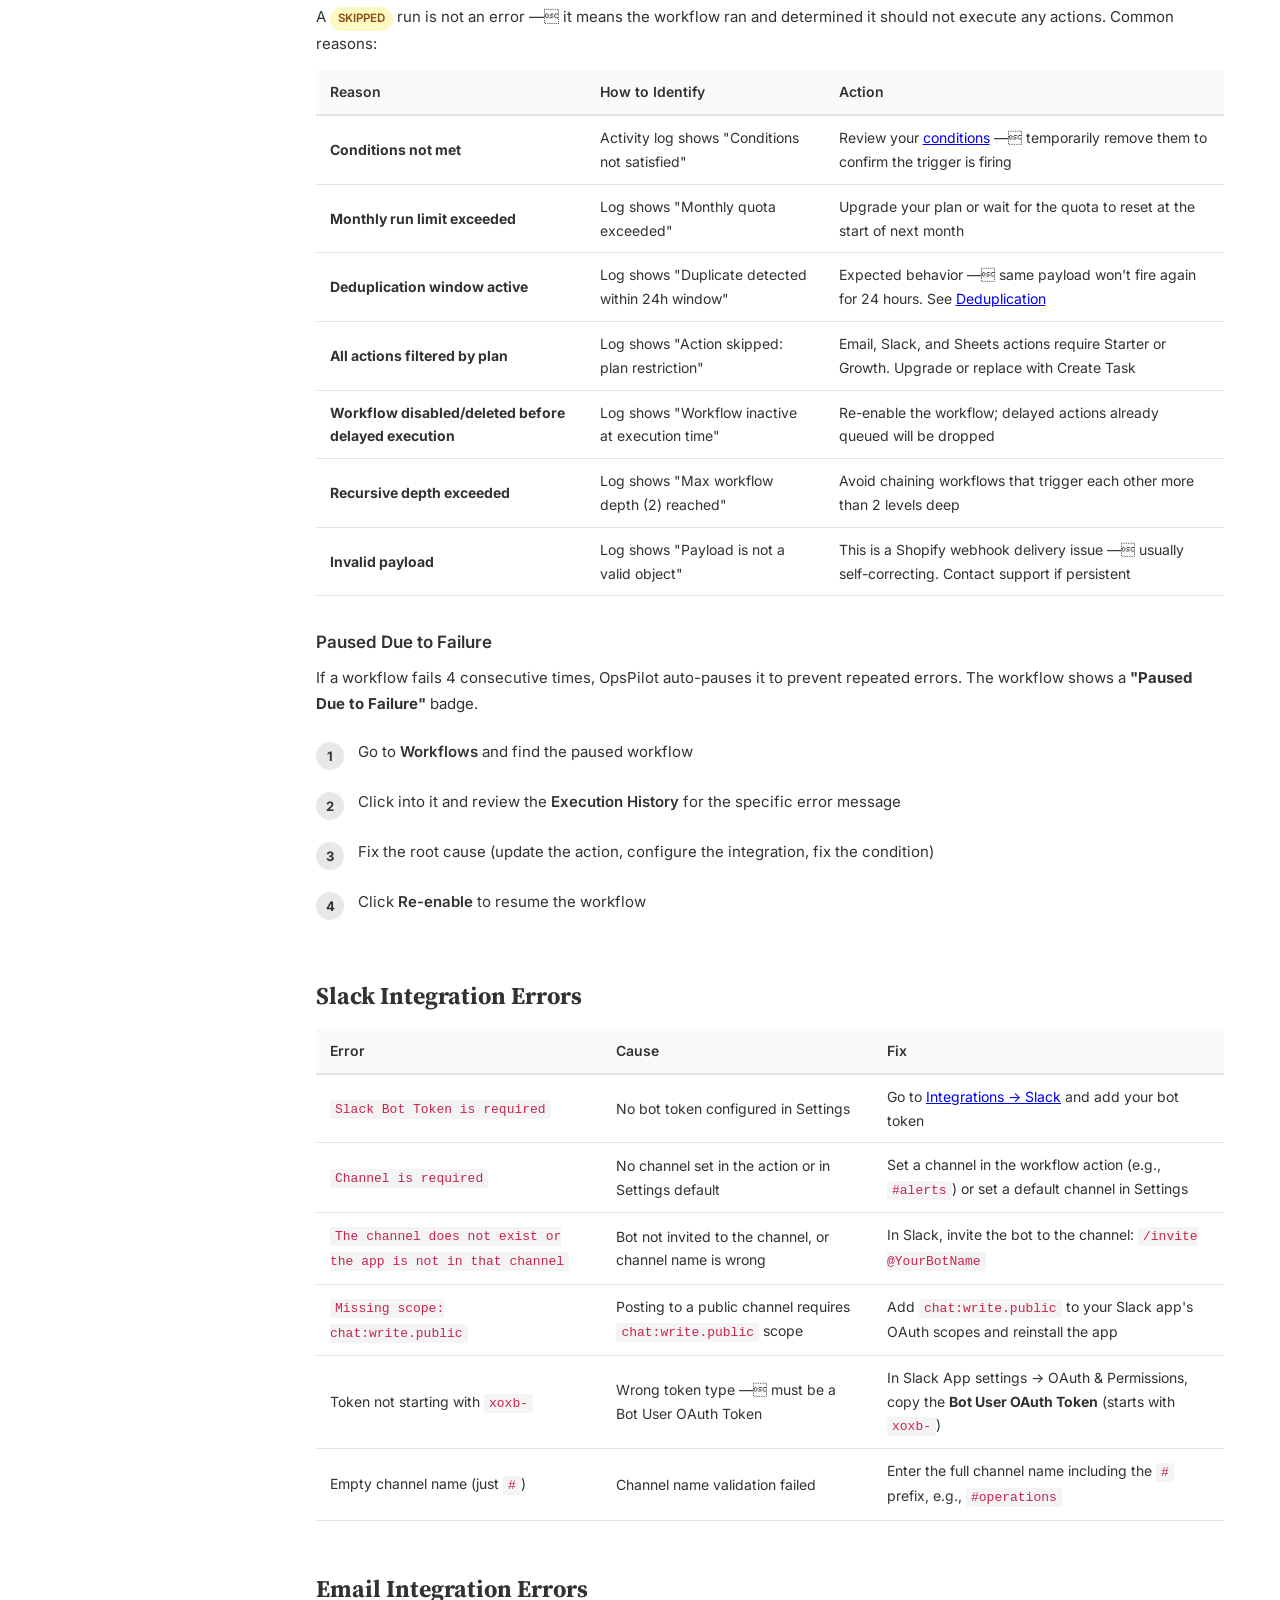
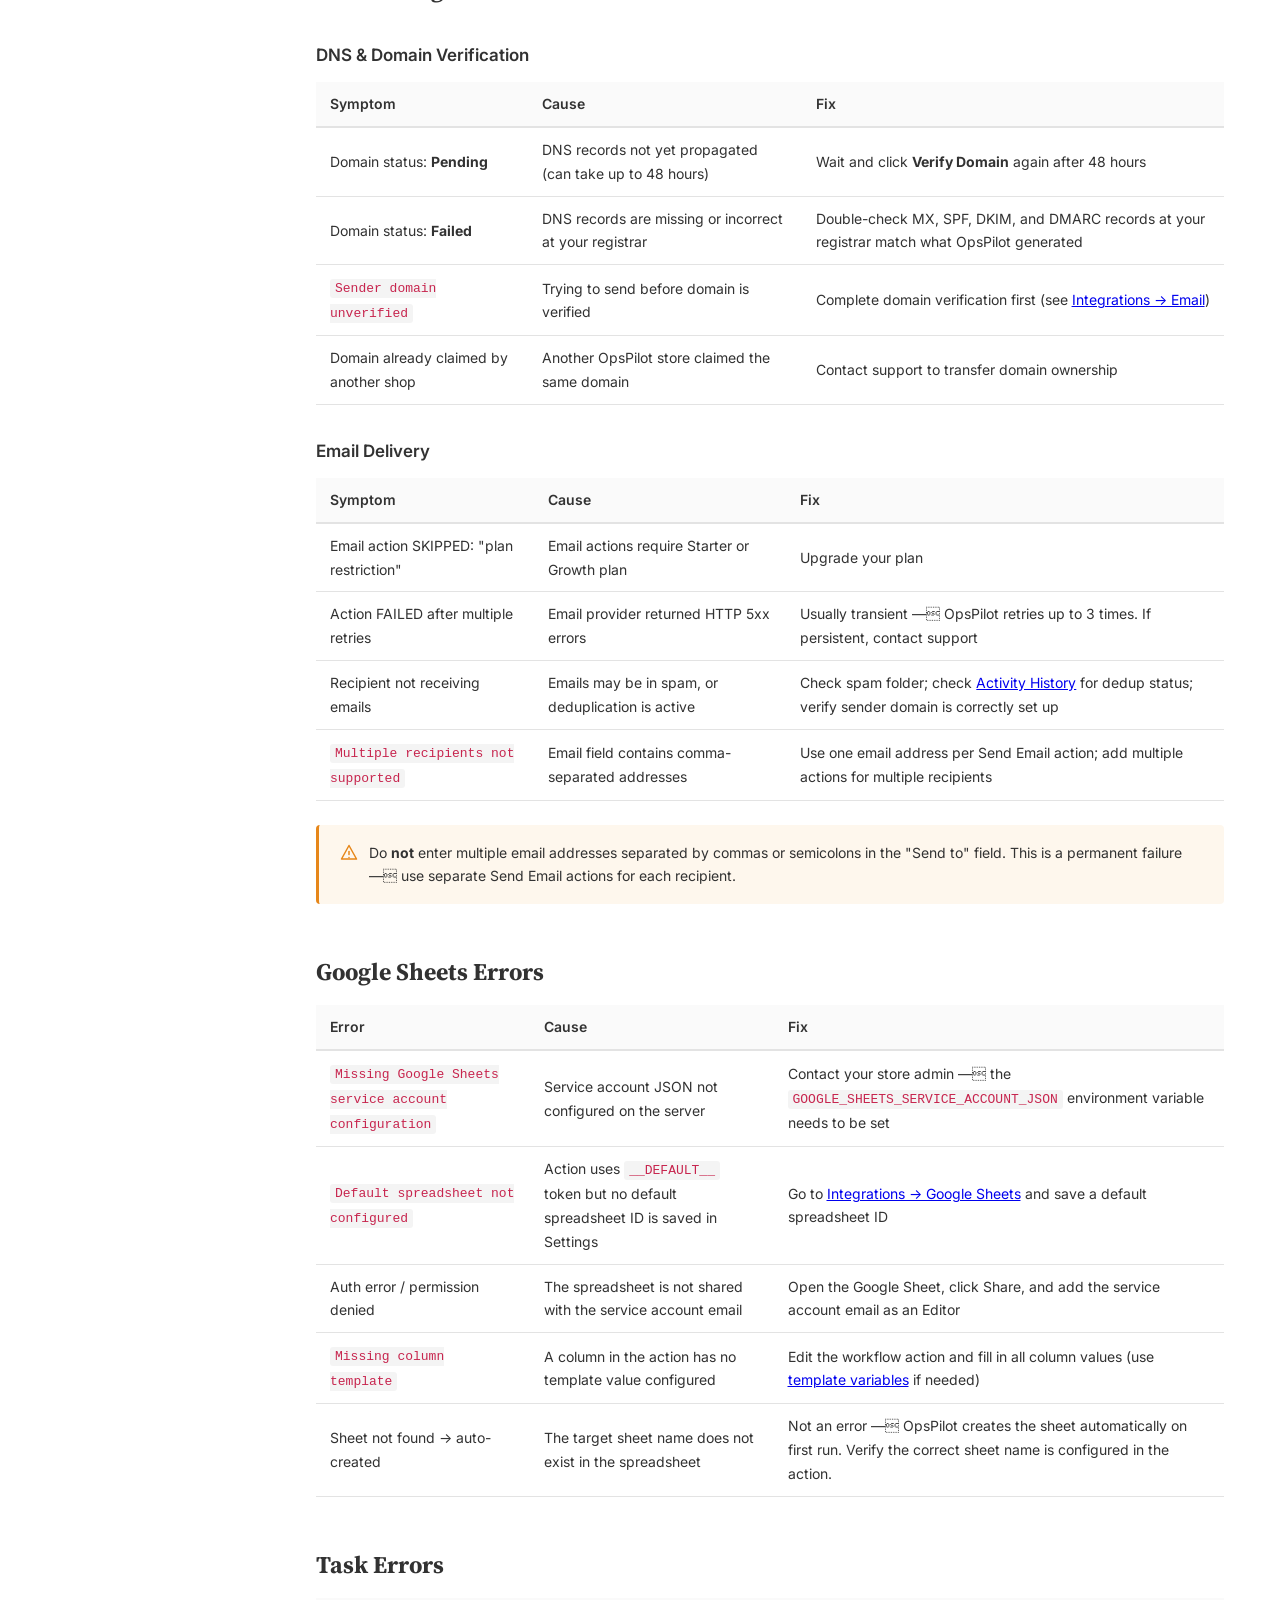
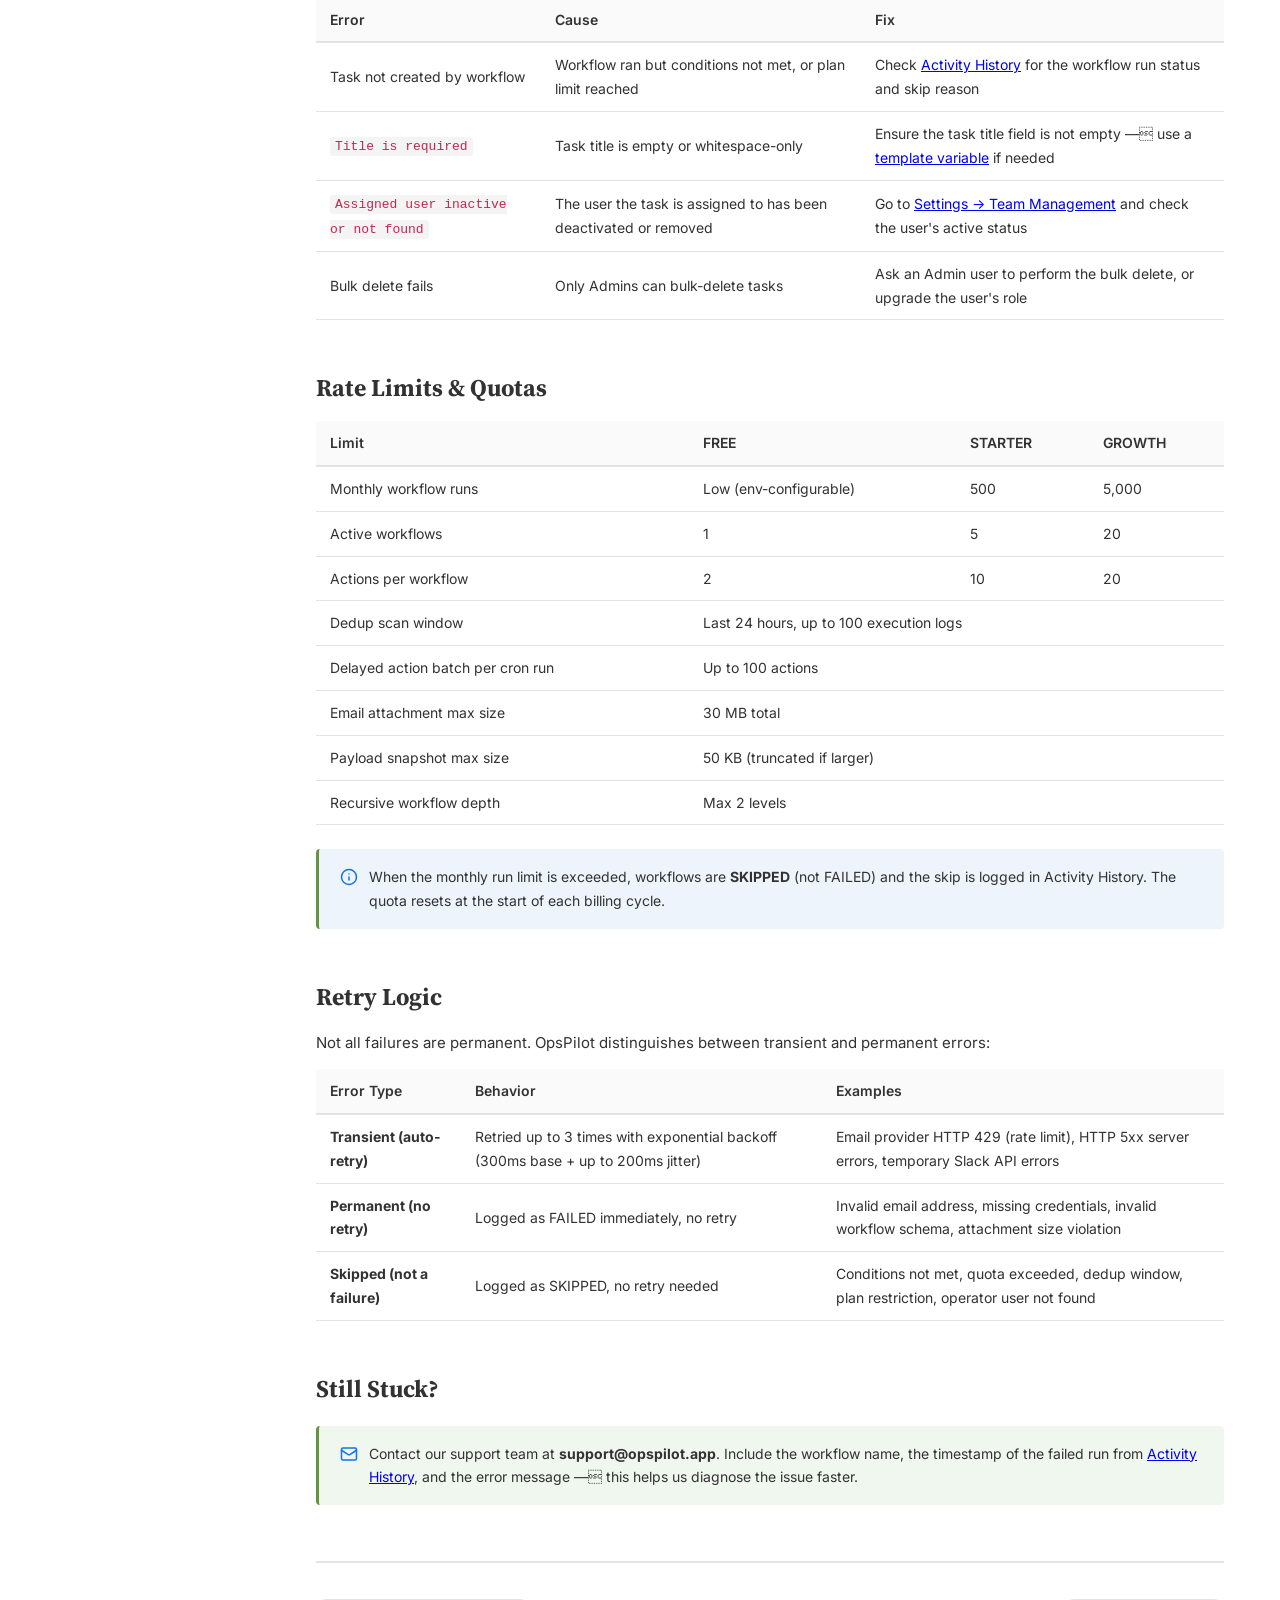
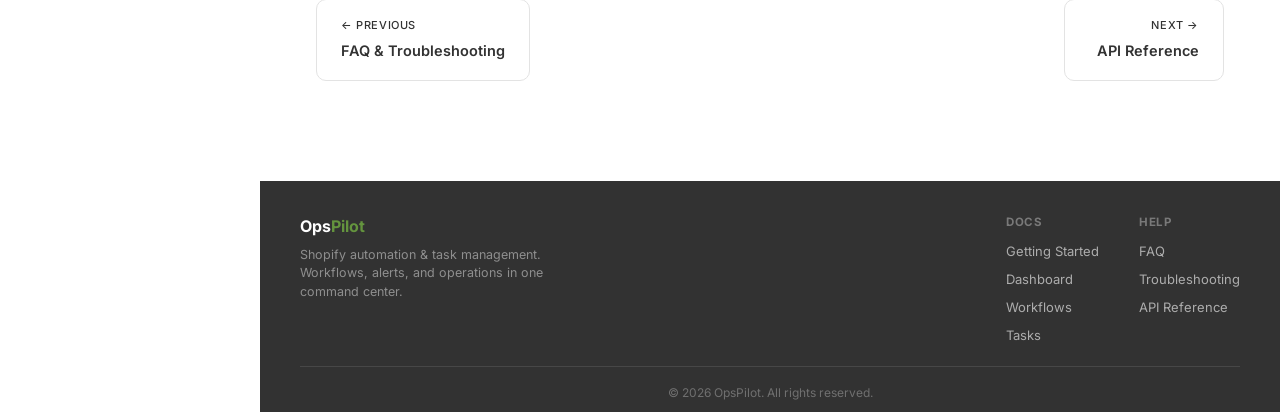
<file: troubleshooting.html>
<!DOCTYPE html>
<html lang="en">
<head>
  <meta charset="UTF-8" />
  <meta name="viewport" content="width=device-width, initial-scale=1.0" />
  <title>Advanced Troubleshooting — OpsPilot</title>
  <link rel="stylesheet" href="styles.css" />
</head>
<body>

<header class="site-header">
  <a class="site-header-logo" href="index.html"><span class="logo-ops">Ops</span><span class="logo-pilot">Pilot</span></a>
  <div class="header-search">
    <input type="text" id="header-doc-search" placeholder="Search docs…" autocomplete="off" />
    <div id="header-search-results" class="header-search-results" style="display:none;"></div>
  </div>
  <nav class="site-header-nav">
    <a href="getting-started.html">Docs</a>
    <a href="workflows.html">Workflows</a>
    <a href="faq.html">FAQ</a>
    <a href="https://apps.shopify.com/" class="header-btn">Install App</a>
  </nav>
</header>

<div class="sidebar-overlay" id="overlay" onclick="toggleSidebar()"></div>

<aside class="sidebar" id="sidebar">
  <div class="sidebar-header">
    <a class="logo" href="index.html"><span class="back-arrow">&lsaquo;</span> OpsPilot Help Center</a>
  </div>
  <div class="sidebar-search">
    <input type="text" id="doc-search" placeholder="Search docs…" autocomplete="off" />
    <div id="search-results" class="search-results" style="display:none;"></div>
  </div>
  <nav>
    <a href="index.html">Home</a>
    <div class="section-label">Getting Started</div>
    <a href="getting-started.html">Getting Started</a>
    <div class="section-label">Features</div>
    <a href="dashboard.html">Dashboard</a>
    <a href="notes.html">Notes</a>
    <a href="tasks.html">Tasks</a>
    <div class="nav-tree">
      <a href="workflows.html">Workflows</a>
      <div class="tree-branch">
        <div class="tree-node">
          <a href="workflows.html#event-based-triggers" class="tree-toggle" onclick="toggleTree(this)">
            <span class="tree-arrow">&#9656;</span> Event-based
          </a>
          <div class="tree-children">
            <a href="workflows.html#event-based-triggers">Triggers</a>
            <a href="workflows.html#conditions">Conditions</a>
            <a href="workflows.html#actions">Actions</a>
            <a href="template-variables.html">Template Variables</a>
            <a href="workflows.html#delayed-actions">Delayed Actions</a>
            <a href="workflows.html#deduplication">Deduplication</a>
          </div>
        </div>
        <div class="tree-node">
          <a href="workflows.html#scheduled-workflows" class="tree-toggle" onclick="toggleTree(this)">
            <span class="tree-arrow">&#9656;</span> Scheduled
          </a>
          <div class="tree-children">
            <a href="workflows.html#scheduled-trigger">Scheduled Trigger</a>
            <a href="workflows.html#scheduled-workflows">Scheduled Workflows</a>
          </div>
        </div>
      </div>
    </div>
    <a href="activity.html">Activity History</a>
    <div class="section-label">Configuration</div>
    <a href="settings.html">Settings</a>
    <a href="integrations.html">Integrations</a>
    <div class="section-label">Help</div>
    <a href="faq.html">FAQ &amp; Troubleshooting</a>
    <a href="troubleshooting.html" class="active">Advanced Troubleshooting</a>
    <a href="api-reference.html">API Reference</a>
  </nav>
</aside>

<div class="main">
  <button class="hamburger" onclick="toggleSidebar()">&#9776;</button>
  <div class="content">

    <div class="section-hero">
      <h1>Advanced Troubleshooting</h1>
      <div class="last-updated">Last updated on 10 April 2026</div>
      <p>Detailed error codes, root cause analysis, and step-by-step recovery for workflow, integration, and task issues.</p>
    </div>

    <!-- Hero Showcase -->
    <div class="pro-showcase">
      <div class="pro-showcase-header">
        <div class="pro-showcase-logo">OpsPilot</div>
        <div class="pro-showcase-title">Diagnose &amp; Recover.</div>
        <div class="pro-showcase-subtitle">Step-by-step fixes for workflow failures, integration errors, and task issues.</div>
      </div>
      <div class="pro-showcase-grid cols-3">
        <div class="pro-card">
          <img class="pro-card-img" src="images/you_can_manage_your_woek_flow_hear_.png" alt="Workflow detail page with execution history" loading="lazy" />
          <div class="pro-card-body">
            <div class="pro-card-label">Workflow Errors</div>
            <p class="pro-card-desc">Identify FAILED, SKIPPED, and PAUSED states with root causes and fixes.</p>
          </div>
        </div>
        <div class="pro-card">
          <img class="pro-card-img" src="images/settings/Screenshot%202026-04-08%20175929.png" alt="Settings page showing integration configuration" loading="lazy" />
          <div class="pro-card-body">
            <div class="pro-card-label">Integration Issues</div>
            <p class="pro-card-desc">Fix Slack, Email, and Google Sheets connection failures and auth errors.</p>
          </div>
        </div>
        <div class="pro-card">
          <img class="pro-card-img" src="images/history/Screenshot%202026-04-09%20143316.png" alt="Activity history feed with action log entries" loading="lazy" />
          <div class="pro-card-body">
            <div class="pro-card-label">Activity Logs</div>
            <p class="pro-card-desc">Use the activity history to trace errors and pinpoint exactly what went wrong.</p>
          </div>
        </div>
      </div>
    </div>

    <div class="callout callout-tip">
      <span class="callout-icon"><svg xmlns="http://www.w3.org/2000/svg" width="18" height="18" viewBox="0 0 24 24" fill="none" stroke="#3b873e" stroke-width="2" stroke-linecap="round" stroke-linejoin="round"><path d="M9 18h6"/><path d="M10 22h4"/><path d="M12 2a7 7 0 0 0-4 12.7V17h8v-2.3A7 7 0 0 0 12 2z"/></svg></span>
      <div>Start with the <a href="activity.html">Activity History</a> page to find specific error messages for a failed workflow run before diving into this guide.</div>
    </div>

    <h2 id="workflow-errors">Workflow Error States</h2>

    <h3 id="workflow-failed">Status: FAILED</h3>
    <p>A <span class="badge badge-red">FAILED</span> workflow encountered a permanent error that cannot be automatically retried. The workflow may auto-pause after 4 consecutive failures.</p>

    <table>
      <thead><tr><th>Error Message</th><th>Root Cause</th><th>Fix</th></tr></thead>
      <tbody>
        <tr>
          <td><code>Invalid workflow definition</code></td>
          <td>The condition schema is malformed (e.g., corrupted after an edit)</td>
          <td>Open the workflow, re-save the conditions section, then re-enable</td>
        </tr>
        <tr>
          <td><code>No active users in shop</code></td>
          <td>All team members are deactivated — the workflow engine cannot resolve the default user</td>
          <td>Go to <a href="settings.html#team-management">Settings &rarr; Team Management</a> and activate at least one user</td>
        </tr>
        <tr>
          <td><code>Missing required integration credentials</code></td>
          <td>An action requires Slack, Email, or Sheets but the integration is not configured</td>
          <td>Go to <a href="integrations.html">Integrations</a> and complete setup, then re-enable the workflow</td>
        </tr>
        <tr>
          <td><code>Invalid email address</code></td>
          <td>The recipient email address in the action is malformed or uses comma-separated addresses</td>
          <td>Edit the action and use a single valid email address</td>
        </tr>
        <tr>
          <td>Attachment &gt;30MB</td>
          <td>An email attachment exceeds the 30MB size limit</td>
          <td>Remove large attachments or use a file-sharing link instead</td>
        </tr>
      </tbody>
    </table>

    <h3 id="workflow-skipped">Status: SKIPPED</h3>
    <p>A <span class="badge badge-yellow">SKIPPED</span> run is not an error — it means the workflow ran and determined it should not execute any actions. Common reasons:</p>

    <table>
      <thead><tr><th>Reason</th><th>How to Identify</th><th>Action</th></tr></thead>
      <tbody>
        <tr>
          <td><strong>Conditions not met</strong></td>
          <td>Activity log shows "Conditions not satisfied"</td>
          <td>Review your <a href="workflows.html#conditions">conditions</a> — temporarily remove them to confirm the trigger is firing</td>
        </tr>
        <tr>
          <td><strong>Monthly run limit exceeded</strong></td>
          <td>Log shows "Monthly quota exceeded"</td>
          <td>Upgrade your plan or wait for the quota to reset at the start of next month</td>
        </tr>
        <tr>
          <td><strong>Deduplication window active</strong></td>
          <td>Log shows "Duplicate detected within 24h window"</td>
          <td>Expected behavior — same payload won't fire again for 24 hours. See <a href="workflows.html#deduplication">Deduplication</a></td>
        </tr>
        <tr>
          <td><strong>All actions filtered by plan</strong></td>
          <td>Log shows "Action skipped: plan restriction"</td>
          <td>Email, Slack, and Sheets actions require Starter or Growth. Upgrade or replace with Create Task</td>
        </tr>
        <tr>
          <td><strong>Workflow disabled/deleted before delayed execution</strong></td>
          <td>Log shows "Workflow inactive at execution time"</td>
          <td>Re-enable the workflow; delayed actions already queued will be dropped</td>
        </tr>
        <tr>
          <td><strong>Recursive depth exceeded</strong></td>
          <td>Log shows "Max workflow depth (2) reached"</td>
          <td>Avoid chaining workflows that trigger each other more than 2 levels deep</td>
        </tr>
        <tr>
          <td><strong>Invalid payload</strong></td>
          <td>Log shows "Payload is not a valid object"</td>
          <td>This is a Shopify webhook delivery issue — usually self-correcting. Contact support if persistent</td>
        </tr>
      </tbody>
    </table>

    <h3 id="paused-due-to-failure">Paused Due to Failure</h3>
    <p>If a workflow fails 4 consecutive times, OpsPilot auto-pauses it to prevent repeated errors. The workflow shows a <strong>"Paused Due to Failure"</strong> badge.</p>
    <div class="steps">
      <div class="step"><div class="step-content">Go to <strong>Workflows</strong> and find the paused workflow</div></div>
      <div class="step"><div class="step-content">Click into it and review the <strong>Execution History</strong> for the specific error message</div></div>
      <div class="step"><div class="step-content">Fix the root cause (update the action, configure the integration, fix the condition)</div></div>
      <div class="step"><div class="step-content">Click <strong>Re-enable</strong> to resume the workflow</div></div>
    </div>

    <h2 id="slack-errors">Slack Integration Errors</h2>

    <table>
      <thead><tr><th>Error</th><th>Cause</th><th>Fix</th></tr></thead>
      <tbody>
        <tr>
          <td><code>Slack Bot Token is required</code></td>
          <td>No bot token configured in Settings</td>
          <td>Go to <a href="integrations.html#slack-integration">Integrations &rarr; Slack</a> and add your bot token</td>
        </tr>
        <tr>
          <td><code>Channel is required</code></td>
          <td>No channel set in the action or in Settings default</td>
          <td>Set a channel in the workflow action (e.g., <code>#alerts</code>) or set a default channel in Settings</td>
        </tr>
        <tr>
          <td><code>The channel does not exist or the app is not in that channel</code></td>
          <td>Bot not invited to the channel, or channel name is wrong</td>
          <td>In Slack, invite the bot to the channel: <code>/invite @YourBotName</code></td>
        </tr>
        <tr>
          <td><code>Missing scope: chat:write.public</code></td>
          <td>Posting to a public channel requires <code>chat:write.public</code> scope</td>
          <td>Add <code>chat:write.public</code> to your Slack app's OAuth scopes and reinstall the app</td>
        </tr>
        <tr>
          <td>Token not starting with <code>xoxb-</code></td>
          <td>Wrong token type — must be a Bot User OAuth Token</td>
          <td>In Slack App settings &rarr; OAuth &amp; Permissions, copy the <strong>Bot User OAuth Token</strong> (starts with <code>xoxb-</code>)</td>
        </tr>
        <tr>
          <td>Empty channel name (just <code>#</code>)</td>
          <td>Channel name validation failed</td>
          <td>Enter the full channel name including the <code>#</code> prefix, e.g., <code>#operations</code></td>
        </tr>
      </tbody>
    </table>

    <h2 id="email-errors">Email Integration Errors</h2>

    <h3 id="email-dns-issues">DNS &amp; Domain Verification</h3>
    <table>
      <thead><tr><th>Symptom</th><th>Cause</th><th>Fix</th></tr></thead>
      <tbody>
        <tr>
          <td>Domain status: <strong>Pending</strong></td>
          <td>DNS records not yet propagated (can take up to 48 hours)</td>
          <td>Wait and click <strong>Verify Domain</strong> again after 48 hours</td>
        </tr>
        <tr>
          <td>Domain status: <strong>Failed</strong></td>
          <td>DNS records are missing or incorrect at your registrar</td>
          <td>Double-check MX, SPF, DKIM, and DMARC records at your registrar match what OpsPilot generated</td>
        </tr>
        <tr>
          <td><code>Sender domain unverified</code></td>
          <td>Trying to send before domain is verified</td>
          <td>Complete domain verification first (see <a href="integrations.html#email-integration">Integrations &rarr; Email</a>)</td>
        </tr>
        <tr>
          <td>Domain already claimed by another shop</td>
          <td>Another OpsPilot store claimed the same domain</td>
          <td>Contact support to transfer domain ownership</td>
        </tr>
      </tbody>
    </table>

    <h3 id="email-delivery-issues">Email Delivery</h3>
    <table>
      <thead><tr><th>Symptom</th><th>Cause</th><th>Fix</th></tr></thead>
      <tbody>
        <tr>
          <td>Email action SKIPPED: "plan restriction"</td>
          <td>Email actions require Starter or Growth plan</td>
          <td>Upgrade your plan</td>
        </tr>
        <tr>
          <td>Action FAILED after multiple retries</td>
          <td>Email provider returned HTTP 5xx errors</td>
          <td>Usually transient — OpsPilot retries up to 3 times. If persistent, contact support</td>
        </tr>
        <tr>
          <td>Recipient not receiving emails</td>
          <td>Emails may be in spam, or deduplication is active</td>
          <td>Check spam folder; check <a href="activity.html">Activity History</a> for dedup status; verify sender domain is correctly set up</td>
        </tr>
        <tr>
          <td><code>Multiple recipients not supported</code></td>
          <td>Email field contains comma-separated addresses</td>
          <td>Use one email address per Send Email action; add multiple actions for multiple recipients</td>
        </tr>
      </tbody>
    </table>

    <div class="callout callout-warning">
      <span class="callout-icon"><svg xmlns="http://www.w3.org/2000/svg" width="18" height="18" viewBox="0 0 24 24" fill="none" stroke="#e68619" stroke-width="2" stroke-linecap="round" stroke-linejoin="round"><path d="m12 2 10 18H2L12 2z"/><path d="M12 10v4"/><path d="M12 18h.01"/></svg></span>
      <div>Do <strong>not</strong> enter multiple email addresses separated by commas or semicolons in the "Send to" field. This is a permanent failure — use separate Send Email actions for each recipient.</div>
    </div>

    <h2 id="sheets-errors">Google Sheets Errors</h2>

    <table>
      <thead><tr><th>Error</th><th>Cause</th><th>Fix</th></tr></thead>
      <tbody>
        <tr>
          <td><code>Missing Google Sheets service account configuration</code></td>
          <td>Service account JSON not configured on the server</td>
          <td>Contact your store admin — the <code>GOOGLE_SHEETS_SERVICE_ACCOUNT_JSON</code> environment variable needs to be set</td>
        </tr>
        <tr>
          <td><code>Default spreadsheet not configured</code></td>
          <td>Action uses <code>__DEFAULT__</code> token but no default spreadsheet ID is saved in Settings</td>
          <td>Go to <a href="integrations.html#google-sheets-integration">Integrations &rarr; Google Sheets</a> and save a default spreadsheet ID</td>
        </tr>
        <tr>
          <td>Auth error / permission denied</td>
          <td>The spreadsheet is not shared with the service account email</td>
          <td>Open the Google Sheet, click Share, and add the service account email as an Editor</td>
        </tr>
        <tr>
          <td><code>Missing column template</code></td>
          <td>A column in the action has no template value configured</td>
          <td>Edit the workflow action and fill in all column values (use <a href="template-variables.html">template variables</a> if needed)</td>
        </tr>
        <tr>
          <td>Sheet not found → auto-created</td>
          <td>The target sheet name does not exist in the spreadsheet</td>
          <td>Not an error — OpsPilot creates the sheet automatically on first run. Verify the correct sheet name is configured in the action.</td>
        </tr>
      </tbody>
    </table>

    <h2 id="task-errors">Task Errors</h2>

    <table>
      <thead><tr><th>Error</th><th>Cause</th><th>Fix</th></tr></thead>
      <tbody>
        <tr>
          <td>Task not created by workflow</td>
          <td>Workflow ran but conditions not met, or plan limit reached</td>
          <td>Check <a href="activity.html">Activity History</a> for the workflow run status and skip reason</td>
        </tr>
        <tr>
          <td><code>Title is required</code></td>
          <td>Task title is empty or whitespace-only</td>
          <td>Ensure the task title field is not empty — use a <a href="template-variables.html">template variable</a> if needed</td>
        </tr>
        <tr>
          <td><code>Assigned user inactive or not found</code></td>
          <td>The user the task is assigned to has been deactivated or removed</td>
          <td>Go to <a href="settings.html#team-management">Settings &rarr; Team Management</a> and check the user's active status</td>
        </tr>
        <tr>
          <td>Bulk delete fails</td>
          <td>Only Admins can bulk-delete tasks</td>
          <td>Ask an Admin user to perform the bulk delete, or upgrade the user's role</td>
        </tr>
      </tbody>
    </table>

    <h2 id="rate-limits">Rate Limits &amp; Quotas</h2>

    <table>
      <thead><tr><th>Limit</th><th>FREE</th><th>STARTER</th><th>GROWTH</th></tr></thead>
      <tbody>
        <tr><td>Monthly workflow runs</td><td>Low (env-configurable)</td><td>500</td><td>5,000</td></tr>
        <tr><td>Active workflows</td><td>1</td><td>5</td><td>20</td></tr>
        <tr><td>Actions per workflow</td><td>2</td><td>10</td><td>20</td></tr>
        <tr><td>Dedup scan window</td><td colspan="3">Last 24 hours, up to 100 execution logs</td></tr>
        <tr><td>Delayed action batch per cron run</td><td colspan="3">Up to 100 actions</td></tr>
        <tr><td>Email attachment max size</td><td colspan="3">30 MB total</td></tr>
        <tr><td>Payload snapshot max size</td><td colspan="3">50 KB (truncated if larger)</td></tr>
        <tr><td>Recursive workflow depth</td><td colspan="3">Max 2 levels</td></tr>
      </tbody>
    </table>

    <div class="callout callout-note">
      <span class="callout-icon"><svg xmlns="http://www.w3.org/2000/svg" width="18" height="18" viewBox="0 0 24 24" fill="none" stroke="#1473e6" stroke-width="2" stroke-linecap="round" stroke-linejoin="round"><circle cx="12" cy="12" r="10"/><path d="M12 16v-4"/><path d="M12 8h.01"/></svg></span>
      <div>When the monthly run limit is exceeded, workflows are <strong>SKIPPED</strong> (not FAILED) and the skip is logged in Activity History. The quota resets at the start of each billing cycle.</div>
    </div>

    <h2 id="retry-logic">Retry Logic</h2>
    <p>Not all failures are permanent. OpsPilot distinguishes between transient and permanent errors:</p>

    <table>
      <thead><tr><th>Error Type</th><th>Behavior</th><th>Examples</th></tr></thead>
      <tbody>
        <tr>
          <td><strong>Transient (auto-retry)</strong></td>
          <td>Retried up to 3 times with exponential backoff (300ms base + up to 200ms jitter)</td>
          <td>Email provider HTTP 429 (rate limit), HTTP 5xx server errors, temporary Slack API errors</td>
        </tr>
        <tr>
          <td><strong>Permanent (no retry)</strong></td>
          <td>Logged as FAILED immediately, no retry</td>
          <td>Invalid email address, missing credentials, invalid workflow schema, attachment size violation</td>
        </tr>
        <tr>
          <td><strong>Skipped (not a failure)</strong></td>
          <td>Logged as SKIPPED, no retry needed</td>
          <td>Conditions not met, quota exceeded, dedup window, plan restriction, operator user not found</td>
        </tr>
      </tbody>
    </table>

    <h2 id="still-stuck">Still Stuck?</h2>

    <div class="callout callout-tip">
      <span class="callout-icon"><svg xmlns="http://www.w3.org/2000/svg" width="18" height="18" viewBox="0 0 24 24" fill="none" stroke="#1473e6" stroke-width="2" stroke-linecap="round" stroke-linejoin="round"><rect x="2" y="4" width="20" height="16" rx="2"/><path d="m22 7-8.97 5.7a1.94 1.94 0 0 1-2.06 0L2 7"/></svg></span>
      <div>Contact our support team at <strong>support@opspilot.app</strong>. Include the workflow name, the timestamp of the failed run from <a href="activity.html">Activity History</a>, and the error message — this helps us diagnose the issue faster.</div>
    </div>

    <div class="page-nav">
      <a class="page-nav-btn page-nav-prev" href="faq.html"><span class="nav-label">&#8592; Previous</span>FAQ &amp; Troubleshooting</a>
      <a class="page-nav-btn page-nav-next" href="api-reference.html"><span class="nav-label">Next &#8594;</span>API Reference </a>
    </div>

  </div>
</div>


<footer class="site-footer">
  <div class="site-footer-inner">
    <div class="site-footer-brand">
      <a class="footer-logo" href="index.html"><span>Ops</span><span class="logo-pilot">Pilot</span></a>
      <p>Shopify automation &amp; task management. Workflows, alerts, and operations in one command center.</p>
    </div>
    <div class="site-footer-links">
      <div>
        <span class="footer-heading">Docs</span>
        <a href="getting-started.html">Getting Started</a>
        <a href="dashboard.html">Dashboard</a>
        <a href="workflows.html">Workflows</a>
        <a href="tasks.html">Tasks</a>
      </div>
      <div>
        <span class="footer-heading">Help</span>
        <a href="faq.html">FAQ</a>
        <a href="troubleshooting.html">Troubleshooting</a>
        <a href="api-reference.html">API Reference</a>
      </div>
    </div>
  </div>
  <div class="site-footer-bottom">&copy; 2026 OpsPilot. All rights reserved.</div>
</footer>

<script src="nav.js"></script>
<!-- Crisp Live Chat -->
<script type="text/javascript">
  window.$crisp=[];window.CRISP_WEBSITE_ID="6f9ec4d1-3401-45af-af1c-9f0f0315773c";
  (function(){var d=document;var s=d.createElement("script");s.src="https://client.crisp.chat/l.js";s.async=1;d.getElementsByTagName("head")[0].appendChild(s);})();
</script>
</body>
</html>
</file>
<file: styles.css>
@import url('https://fonts.googleapis.com/css2?family=Source+Serif+4:opsz,wght@8..60,400;8..60,600;8..60,700&family=Inter:wght@400;500;600;700&display=swap');

html { scroll-behavior: smooth; }

/* Highlight targeted section with a brief flash */
:target {
  scroll-margin-top: 24px;
  animation: anchor-highlight 1.5s ease;
}
@keyframes anchor-highlight {
  0%   { background-color: #fef3c7; }
  100% { background-color: transparent; }
}

:root {
  --text: #323232;
  --text-secondary: #505050;
  --text-muted: #8a8a8a;
  --bg: #ffffff;
  --bg-sidebar: #fafafa;
  --border: #e3e3e3;
  --accent: #64943E;
  --accent-dark: #374030;
  --active-bar: #374030;
  --dark-bg: #323232;
  --light-bg: #F1F3F4;
}

* { box-sizing: border-box; margin: 0; padding: 0; }

body {
  font-family: 'Inter', -apple-system, BlinkMacSystemFont, 'Segoe UI', sans-serif;
  color: var(--text);
  background: var(--bg);
  line-height: 1.7;
  font-size: 15px;
  -webkit-font-smoothing: antialiased;
}

/* ── SITE HEADER ── */
.site-header {
  background: var(--dark-bg);
  color: #fff;
  padding: 0 32px;
  height: 52px;
  display: flex;
  align-items: center;
  justify-content: space-between;
  position: fixed;
  top: 0;
  left: 0;
  right: 0;
  z-index: 200;
}
.site-header-logo {
  font-size: 17px;
  font-weight: 700;
  color: #fff;
  text-decoration: none;
  display: flex;
  align-items: center;
  gap: 2px;
  letter-spacing: -0.02em;
}
.site-header-logo .logo-ops {
  color: #fff;
}
.site-header-logo .logo-pilot {
  color: var(--accent);
}
.site-header-nav {
  display: flex;
  align-items: center;
  gap: 24px;
}
.site-header-nav a {
  color: rgba(255,255,255,.7);
  text-decoration: none;
  font-size: 13.5px;
  font-weight: 500;
  transition: color .15s;
}
.site-header-nav a:hover {
  color: #fff;
}
.site-header-nav .header-btn {
  background: var(--accent);
  color: #fff;
  padding: 6px 16px;
  border-radius: 6px;
  font-weight: 600;
  font-size: 13px;
  transition: background .15s;
}
.site-header-nav .header-btn:hover {
  background: var(--accent-dark);
}

/* Header search bar */
.header-search {
  flex: 1;
  max-width: 380px;
  position: relative;
  margin: 0 24px;
}
.header-search input {
  width: 100%;
  padding: 7px 12px 7px 32px;
  font-size: 13px;
  border: 1px solid rgba(255,255,255,.15);
  border-radius: 6px;
  background: rgba(255,255,255,.1) url("data:image/svg+xml,%3Csvg xmlns='http://www.w3.org/2000/svg' width='14' height='14' viewBox='0 0 24 24' fill='none' stroke='%23aaa' stroke-width='2' stroke-linecap='round' stroke-linejoin='round'%3E%3Ccircle cx='11' cy='11' r='8'/%3E%3Cpath d='m21 21-4.35-4.35'/%3E%3C/svg%3E") 9px center no-repeat;
  color: #fff;
  outline: none;
  transition: border-color .15s, background .15s;
}
.header-search input::placeholder {
  color: rgba(255,255,255,.45);
}
.header-search input:focus {
  border-color: var(--accent);
  background-color: rgba(255,255,255,.15);
}
.header-search-results {
  position: absolute;
  top: calc(100% + 6px);
  left: 0;
  right: 0;
  background: #fff;
  border: 1px solid var(--border);
  border-radius: 8px;
  box-shadow: 0 8px 24px rgba(0,0,0,.15);
  z-index: 300;
  max-height: 400px;
  overflow-y: auto;
}
.header-search-results .search-result-item {
  display: block;
  padding: 10px 14px;
  text-decoration: none;
  color: var(--text);
  border-bottom: 1px solid var(--border);
  transition: background .1s;
}
.header-search-results .search-result-item:last-child { border-bottom: none; }
.header-search-results .search-result-item:hover { background: #f5f5f5; }
.header-search-results .sr-title {
  font-size: 13px;
  font-weight: 500;
  color: var(--text);
  margin-bottom: 2px;
}
.header-search-results .sr-desc {
  font-size: 11.5px;
  color: var(--text-muted);
  line-height: 1.4;
  white-space: nowrap;
  overflow: hidden;
  text-overflow: ellipsis;
}
.header-search-results .search-no-results {
  padding: 14px;
  font-size: 13px;
  color: var(--text-muted);
  text-align: center;
}

/* ── VARIABLE FILTER BAR (template-variables page only) ── */
.var-filter-bar {
  background: #fff;
  border: 1px solid var(--border);
  border-radius: 10px;
  padding: 16px 20px;
  margin-bottom: 28px;
  box-shadow: 0 2px 8px rgba(0,0,0,.04);
  position: sticky;
  top: 52px;
  z-index: 100;
}
.var-filter-bar input {
  width: 100%;
  padding: 10px 12px 10px 36px;
  font-size: 14px;
  border: 1px solid var(--border);
  border-radius: 8px;
  background: var(--light-bg);
  color: var(--text);
  outline: none;
  transition: border-color .15s, box-shadow .15s;
}
.var-filter-bar input:focus {
  border-color: var(--accent);
  box-shadow: 0 0 0 3px rgba(100,148,62,.15);
}
.var-filter-bar input::placeholder { color: var(--text-muted); }
.var-filter-input-wrap {
  position: relative;
}
.var-filter-icon {
  position: absolute;
  top: 50%;
  left: 12px;
  transform: translateY(-50%);
  color: var(--text-muted);
  pointer-events: none;
}
.var-filter-tags {
  display: flex;
  flex-wrap: wrap;
  gap: 6px;
  margin-top: 12px;
}
.var-tag {
  padding: 4px 12px;
  font-size: 12px;
  font-weight: 500;
  border: 1px solid var(--border);
  border-radius: 20px;
  background: #fff;
  color: var(--text-muted);
  cursor: pointer;
  transition: all .15s;
}
.var-tag:hover {
  border-color: var(--accent);
  color: var(--accent);
}
.var-tag.active {
  background: var(--accent);
  border-color: var(--accent);
  color: #fff;
}
.var-filter-count {
  margin-top: 8px;
  font-size: 12px;
  color: var(--text-muted);
}
/* Filter results panel */
.var-filter-results {
  display: none;
  margin-top: 12px;
  max-height: 420px;
  overflow-y: auto;
  border-top: 1px solid var(--border);
  padding-top: 10px;
}
.vfr-group { margin-bottom: 10px; }
.vfr-group-label {
  font-size: 11px;
  font-weight: 600;
  text-transform: uppercase;
  letter-spacing: .5px;
  color: var(--accent);
  padding: 4px 0;
}
.vfr-item {
  display: grid;
  grid-template-columns: minmax(180px, auto) 1fr auto;
  gap: 10px;
  align-items: baseline;
  padding: 6px 8px;
  border-radius: 6px;
  transition: background .1s;
}
.vfr-item:hover { background: var(--light-bg); }
.vfr-var {
  font-size: 13px;
  color: var(--accent-dark);
  font-weight: 500;
}
.vfr-desc {
  font-size: 13px;
  color: var(--text);
}
.vfr-example {
  font-size: 12px;
  color: var(--text-muted);
  white-space: nowrap;
  overflow: hidden;
  text-overflow: ellipsis;
  max-width: 200px;
  text-align: right;
}
.vfr-empty {
  padding: 16px 0;
  text-align: center;
  font-size: 13px;
  color: var(--text-muted);
}
/* hidden rows / sections during filter */
.var-section-hidden { display: none !important; }
.var-row-hidden { display: none !important; }
.var-highlight { background: rgba(100,148,62,.12); border-radius: 2px; }

/* ── SITE FOOTER ── */
.site-footer {
  background: var(--dark-bg);
  color: rgba(255,255,255,.6);
  padding: 32px 40px;
  margin-left: 260px;
  font-size: 13px;
}
.site-footer-inner {
  max-width: 1060px;
  margin: 0 auto;
  display: flex;
  justify-content: space-between;
  align-items: flex-start;
  gap: 32px;
  flex-wrap: wrap;
}
.site-footer-brand {
  display: flex;
  flex-direction: column;
  gap: 6px;
}
.site-footer-brand .footer-logo {
  font-size: 16px;
  font-weight: 700;
  color: #fff;
  text-decoration: none;
}
.site-footer-brand .footer-logo .logo-pilot {
  color: var(--accent);
}
.site-footer-brand p {
  margin: 0;
  font-size: 12.5px;
  color: rgba(255,255,255,.45);
  max-width: 280px;
  line-height: 1.5;
}
.site-footer-links {
  display: flex;
  gap: 40px;
}
.site-footer-links div {
  display: flex;
  flex-direction: column;
  gap: 6px;
}
.site-footer-links .footer-heading {
  font-size: 11.5px;
  font-weight: 700;
  text-transform: uppercase;
  letter-spacing: .06em;
  color: rgba(255,255,255,.35);
  margin-bottom: 2px;
}
.site-footer-links a {
  color: rgba(255,255,255,.6);
  text-decoration: none;
  font-size: 13px;
  transition: color .15s;
}
.site-footer-links a:hover {
  color: #fff;
}
.site-footer-bottom {
  max-width: 1060px;
  margin: 20px auto 0;
  padding-top: 16px;
  border-top: 1px solid rgba(255,255,255,.1);
  font-size: 12px;
  color: rgba(255,255,255,.3);
  text-align: center;
}

/* ── SIDEBAR ── */
.sidebar {
  position: fixed;
  top: 52px; left: 0;
  width: 260px;
  height: calc(100vh - 52px);
  background: var(--bg-sidebar);
  border-right: 1px solid var(--border);
  overflow-y: auto;
  z-index: 100;
  padding: 0 0 40px 0;
  transition: transform .3s;
}
.sidebar-header {
  padding: 24px 20px 16px;
  border-bottom: 1px solid var(--border);
  position: sticky; top: 0;
  background: var(--bg-sidebar);
  z-index: 2;
}
.sidebar-header .logo {
  font-size: 14px;
  font-weight: 600;
  color: var(--text-secondary);
  display: flex;
  align-items: center;
  gap: 6px;
  text-decoration: none;
  cursor: pointer;
}
.sidebar-header .logo .back-arrow {
  font-size: 16px;
  margin-right: 2px;
}

.sidebar nav { padding: 12px 0; }
.sidebar nav a {
  display: block;
  padding: 6px 20px 6px 18px;
  color: var(--text-secondary);
  text-decoration: none;
  font-size: 13.5px;
  font-weight: 400;
  border-left: 3px solid transparent;
  transition: all .15s;
  line-height: 1.5;
}
.sidebar nav a:hover {
  color: var(--text);
  background: rgba(0,0,0,.03);
}
.sidebar nav a.active {
  font-weight: 600;
  color: var(--text);
  border-left-color: var(--active-bar);
  background: transparent;
}

.sidebar nav .section-label {
  font-size: 11.5px;
  font-weight: 700;
  text-transform: uppercase;
  letter-spacing: .06em;
  color: var(--text-muted);
  padding: 20px 20px 6px 18px;
  cursor: default;
  display: block;
}

/* ── MAIN ── */
.main {
  margin-left: 260px;
  min-height: calc(100vh - 52px);
  margin-top: 52px;
  background: var(--bg);
}
.hamburger {
  display: none;
  background: none; border: none;
  font-size: 24px; cursor: pointer; color: var(--text);
}

.content {
  max-width: 1060px;
  margin: 0 auto;
  padding: 52px 56px 100px;
}

/* ── SECTION HEADER ── */
.section-hero {
  background: none;
  color: var(--text);
  padding: 0;
  border-radius: 0;
  margin-bottom: 32px;
  border: none;
}
.section-hero h1 {
  font-family: 'Source Serif 4', Georgia, serif;
  font-size: 36px;
  line-height: 1.2;
  font-weight: 700;
  color: var(--text);
  margin-bottom: 8px;
}
.section-hero p {
  font-size: 16px;
  color: var(--text-secondary);
  line-height: 1.65;
  margin-bottom: 0;
}
.section-hero::after {
  content: '';
  display: block;
  border-bottom: 1px solid var(--border);
  margin-top: 24px;
}
.last-updated {
  font-size: 13px;
  font-style: italic;
  color: var(--text-muted);
  margin-bottom: 8px;
}

/* ── HEADINGS ── */
h2 {
  font-family: 'Source Serif 4', Georgia, serif;
  font-size: 24px;
  font-weight: 700;
  margin: 48px 0 12px;
  color: var(--text);
}
h3 {
  font-size: 17px;
  font-weight: 600;
  margin: 32px 0 8px;
  color: var(--text);
}
h4 {
  font-size: 15px;
  font-weight: 600;
  margin: 20px 0 6px;
}

p { margin: 0 0 14px; }
ul, ol { margin: 0 0 14px 22px; }
li { margin-bottom: 4px; }

/* ── SCREENSHOTS ── */
.screenshot {
  background: none;
  border: none;
  border-radius: 0;
  padding: 0;
  margin: 28px 0 16px;
  box-shadow: none;
}
.screenshot .placeholder-icon { display: none; }
.screenshot .placeholder-text {
  color: var(--text-muted);
  font-size: 13px;
  font-style: italic;
  padding: 32px 0;
}
.screenshot img {
  max-width: 100%;
  width: auto;
  display: block;
  margin: 0;
  border: 1px solid var(--border);
  border-radius: 8px;
  box-shadow: 0 2px 12px rgba(0,0,0,.07);
}
.screenshot-caption,
.screenshot figcaption {
  margin-top: 8px;
  font-size: 13px;
  color: var(--text-muted);
  font-style: italic;
  text-align: left;
  line-height: 1.5;
}
.screenshot.has-image { padding: 0; text-align: left; }
.screenshot.has-image .placeholder-icon,
.screenshot.has-image .placeholder-text { display: none; }

/* ── TABLES ── */
table {
  width: 100%;
  border-collapse: collapse;
  margin: 12px 0 24px;
  font-size: 14px;
}
th {
  background: var(--bg-sidebar);
  color: var(--text);
  font-weight: 600;
  text-align: left;
  padding: 10px 14px;
  border-bottom: 2px solid var(--border);
}
td {
  padding: 10px 14px;
  border-bottom: 1px solid var(--border);
}
tr:hover td { background: #fafafa; }

/* ── CALLOUTS ── */
.callout {
  padding: 16px 20px;
  border-radius: 4px;
  margin: 16px 0 20px;
  font-size: 14px;
  display: flex;
  gap: 10px;
  align-items: flex-start;
}
.callout .callout-icon { display: flex; align-items: center; justify-content: center; flex-shrink: 0; margin-top: 2px; width: 20px; height: 20px; }
.callout .callout-icon svg { width: 18px; height: 18px; flex-shrink: 0; }
.callout-tip { background: #f0f7ef; border-left: 3px solid var(--accent); }
.callout-note { background: #edf4fc; border-left: 3px solid var(--accent); }
.callout-warning { background: #fef7ed; border-left: 3px solid #e68619; }

/* ── STEPS ── */
.steps {
  counter-reset: step;
  margin: 16px 0 28px;
}
.step {
  display: flex;
  gap: 14px;
  align-items: flex-start;
  margin-bottom: 4px;
  padding: 8px 0;
  background: none;
  border: none;
}
.step::before {
  counter-increment: step;
  content: counter(step);
  display: flex;
  align-items: center;
  justify-content: center;
  width: 28px; height: 28px;
  min-width: 28px;
  border-radius: 50%;
  background: #e8e8e8;
  color: var(--text);
  font-weight: 700;
  font-size: 13px;
  margin-top: 2px;
}
.step-content { flex: 1; line-height: 1.6; font-size: 15px; }
.step-content strong { font-weight: 600; }

/* ── CODE ── */
code {
  background: #f4f4f4;
  padding: 2px 5px;
  border-radius: 3px;
  font-size: 13px;
  color: #c7254e;
}
pre {
  background: #1e293b;
  color: #e2e8f0;
  padding: 16px 18px;
  border-radius: 4px;
  overflow-x: auto;
  margin: 12px 0 20px;
  font-size: 13px;
  line-height: 1.6;
}
pre code { background: none; color: inherit; padding: 0; }

/* ── QUICK LINKS ── */
.quick-links {
  display: grid;
  grid-template-columns: repeat(auto-fill, minmax(260px, 1fr));
  gap: 16px;
  margin: 20px 0 32px;
}
.quick-link {
  background: var(--bg);
  border: 1px solid var(--border);
  border-radius: 10px;
  padding: 20px 22px;
  cursor: pointer;
  transition: border-color .2s, box-shadow .2s, transform .15s;
  text-decoration: none;
  color: var(--text);
  display: block;
}
.quick-link:hover {
  border-color: var(--accent);
  box-shadow: 0 4px 16px rgba(100,148,62,.12);
  transform: translateY(-2px);
}
.quick-link .ql-icon { font-size: 26px; margin-bottom: 8px; }
.quick-link .ql-title { font-weight: 600; font-size: 15px; margin-bottom: 4px; }
.quick-link .ql-desc { font-size: 13.5px; color: var(--text-secondary); line-height: 1.5; }
.quick-link .ql-desc a {
  color: var(--accent);
  font-weight: 500;
  text-decoration: underline;
  text-underline-offset: 2px;
}
.quick-link .ql-desc a:hover {
  color: var(--accent-dark);
}
.quick-link .ql-thumb {
  margin-top: 12px;
  width: 100%;
  border-radius: 6px;
  border: 1px solid var(--border);
  box-shadow: 0 1px 6px rgba(0,0,0,.05);
  display: block;
}

/* ── BADGES ── */
.badge {
  display: inline-block;
  padding: 2px 8px;
  border-radius: 20px;
  font-size: 11.5px;
  font-weight: 600;
}
.badge-green { background: #dcfce7; color: #166534; }
.badge-yellow { background: #fef9c3; color: #854d0e; }
.badge-orange { background: #fed7aa; color: #9a3412; }
.badge-red { background: #fecaca; color: #991b1b; }
.badge-blue { background: #dbeafe; color: #1e40af; }
.badge-gray { background: #f3f4f6; color: #374151; }

/* ── SIDEBAR TREE NAV ── */
.nav-tree {
  margin: 0;
}
.nav-tree > a {
  display: block;
  padding: 6px 20px 6px 18px;
  color: var(--text-secondary);
  text-decoration: none;
  font-size: 13.5px;
  font-weight: 400;
  border-left: 3px solid transparent;
  transition: all .15s;
  line-height: 1.5;
}
.nav-tree > a:hover {
  color: var(--text);
  background: rgba(0,0,0,.03);
}
.nav-tree > a.active {
  font-weight: 600;
  color: var(--text);
  border-left-color: var(--active-bar);
  background: transparent;
}
.tree-branch {
  padding-left: 0;
}
.tree-node {
  position: relative;
}
.tree-toggle {
  display: flex;
  align-items: center;
  gap: 4px;
  padding: 4px 20px 4px 28px;
  font-size: 13px;
  font-weight: 600;
  color: var(--text-secondary);
  cursor: pointer;
  user-select: none;
  border-left: 3px solid transparent;
  transition: all .15s;
  text-decoration: none;
}
.tree-toggle:hover {
  color: var(--text);
  background: rgba(0,0,0,.03);
}
.tree-arrow {
  display: inline-block;
  font-size: 10px;
  transition: transform .2s;
  width: 12px;
  text-align: center;
  flex-shrink: 0;
}
.tree-node.open > .tree-toggle .tree-arrow {
  transform: rotate(90deg);
}
.tree-children {
  display: none;
  padding-left: 12px;
}
.tree-node.open > .tree-children {
  display: block;
}
.tree-children a {
  display: block;
  padding: 3px 20px 3px 36px;
  color: var(--text-muted);
  text-decoration: none;
  font-size: 12.5px;
  font-weight: 400;
  border-left: 3px solid transparent;
  transition: all .15s;
  line-height: 1.6;
}
.tree-children a:hover {
  color: var(--text);
  background: rgba(0,0,0,.03);
}
/* Deeper nesting */
.tree-children .tree-toggle {
  padding-left: 36px;
  font-size: 12.5px;
}
.tree-children .tree-children a {
  padding-left: 48px;
  font-size: 12px;
}
.tree-divider {
  height: 1px;
  background: var(--border);
  margin: 6px 20px;
}

/* ── FEATURE SHOWCASE HERO ── */
.feature-showcase {
  position: relative;
  border-radius: 20px;
  padding: 40px 24px 48px;
  margin-bottom: 48px;
  text-align: center;
  background: linear-gradient(135deg, rgba(100,148,62,.05) 0%, transparent 30%, transparent 70%, rgba(100,148,62,.05) 100%);
  border: 1px solid rgba(100,148,62,.10);
  overflow: visible;
}
.feature-showcase .blob-tr,
.feature-showcase .blob-bl {
  position: absolute;
  width: 220px;
  height: 220px;
  border-radius: 50%;
  pointer-events: none;
  z-index: 0;
}
.feature-showcase .blob-tr {
  top: -70px; right: -50px;
  background: radial-gradient(circle, rgba(100,148,62,.10) 0%, transparent 70%);
}
.feature-showcase .blob-bl {
  bottom: -70px; left: -50px;
  background: radial-gradient(circle, rgba(100,148,62,.08) 0%, transparent 70%);
}
.showcase-logo {
  font-size: 14px;
  font-weight: 600;
  color: var(--text-secondary);
  margin-bottom: 10px;
  display: flex;
  align-items: center;
  justify-content: center;
  gap: 6px;
  position: relative;
  z-index: 1;
}
.showcase-logo-dot {
  width: 10px; height: 10px;
  background: var(--accent);
  border-radius: 50%;
  display: inline-block;
}
.showcase-title {
  font-family: 'Source Serif 4', Georgia, serif;
  font-size: 30px;
  font-weight: 700;
  color: var(--text);
  margin-bottom: 6px;
  line-height: 1.25;
  position: relative;
  z-index: 1;
}
.showcase-subtitle {
  font-size: 14.5px;
  color: var(--text-secondary);
  margin-bottom: 28px;
  line-height: 1.6;
  position: relative;
  z-index: 1;
}
.showcase-body {
  position: relative;
  max-width: 560px;
  width: 100%;
  margin: 0 auto;
  z-index: 1;
}
.showcase-image {
  width: 100%;
  border-radius: 12px;
  box-shadow: 0 4px 24px rgba(0,0,0,.07);
  border: 1px solid var(--border);
}

/* Floating annotation pills around the showcase */
.showcase-annotation {
  position: absolute;
  display: inline-flex;
  align-items: center;
  gap: 6px;
  background: #fff;
  border: 1px solid var(--border);
  border-radius: 24px;
  padding: 5px 14px 5px 10px;
  font-size: 11.5px;
  font-weight: 500;
  color: var(--text);
  box-shadow: 0 2px 10px rgba(0,0,0,.05);
  white-space: nowrap;
  z-index: 3;
  cursor: default;
  transition: transform .2s, box-shadow .2s;
}
.showcase-annotation:hover {
  transform: translateY(-2px);
  box-shadow: 0 4px 16px rgba(0,0,0,.10);
}
.showcase-annotation .ann-icon {
  width: 6px;
  height: 6px;
  border-radius: 50%;
  background: var(--accent);
  flex-shrink: 0;
}

/* Tooltip popup on hover */
.showcase-annotation[data-tip]::before {
  content: attr(data-tip);
  position: absolute;
  bottom: calc(100% + 10px);
  left: 50%;
  transform: translateX(-50%);
  background: #1a1a2e;
  color: #fff;
  padding: 8px 14px;
  border-radius: 8px;
  font-size: 11px;
  font-weight: 400;
  line-height: 1.5;
  white-space: normal;
  text-align: center;
  min-width: 160px;
  max-width: 220px;
  box-shadow: 0 4px 16px rgba(0,0,0,.18);
  opacity: 0;
  pointer-events: none;
  transition: opacity .2s;
  z-index: 20;
}
.showcase-annotation[data-tip]:hover::before {
  opacity: 1;
}

/* connector lines pointing toward screenshot */
.showcase-annotation::after {
  content: '';
  position: absolute;
  background: var(--accent);
  height: 2px;
  border-radius: 1px;
  opacity: .40;
}
.ann-left::after {
  left: 100%;
  top: 50%;
  width: var(--ann-w, 60px);
  transform-origin: 0% 50%;
}
.ann-right::after {
  right: 100%;
  top: 50%;
  width: var(--ann-w, 60px);
  transform-origin: 100% 50%;
}
.ann-pos-tl.ann-left::after  { transform: rotate(var(--ann-rot, 20deg)); }
.ann-pos-ml.ann-left::after  { transform: rotate(var(--ann-rot, 4deg)); }
.ann-pos-bl.ann-left::after  { transform: rotate(var(--ann-rot, -20deg)); }
.ann-pos-tr.ann-right::after { transform: rotate(var(--ann-rot, -20deg)); }
.ann-pos-mr.ann-right::after { transform: rotate(var(--ann-rot, -4deg)); }
.ann-pos-br.ann-right::after { transform: rotate(var(--ann-rot, 20deg)); }
/* custom: no preset position — set top/bottom/left/right via inline style */
.ann-pos-custom::after       { transform: rotate(var(--ann-rot, 0deg)); }

/* common positions (relative to .feature-showcase) */
.ann-pos-tl { top: 18%; left: 2%; }
.ann-pos-ml { top: 42%; left: 0; }
.ann-pos-bl { bottom: 16%; left: 2%; }
.ann-pos-tr { top: 18%; right: 2%; }
.ann-pos-mr { top: 46%; right: 0; }
.ann-pos-br { bottom: 16%; right: 2%; }
.ann-pos-tc { top: 8%; left: 50%; transform: translateX(-50%); }

@media (max-width: 1100px) {
  .showcase-annotation { display: none; }
  .showcase-body { max-width: 100%; }
}

/* ── HOVER PREVIEW POPUP ── */
.hover-preview {
  position: relative;
  display: inline;
  cursor: help;
  border-bottom: 1.5px dashed var(--accent);
  color: var(--accent);
  font-weight: 500;
}
.hover-preview .preview-popup {
  display: none;
  position: absolute;
  bottom: calc(100% + 10px);
  left: 50%;
  transform: translateX(-50%);
  z-index: 300;
  pointer-events: none;
}
.hover-preview .preview-popup img {
  max-width: 340px;
  border-radius: 10px;
  box-shadow: 0 8px 32px rgba(0,0,0,.18);
  border: 1px solid var(--border);
}
.hover-preview .preview-popup .popup-label {
  text-align: center;
  font-size: 11px;
  color: var(--text-muted);
  margin-top: 4px;
  font-style: italic;
}
.hover-preview:hover .preview-popup {
  display: block;
}
/* flip popup above/below if near top */
.hover-preview.popup-below .preview-popup {
  bottom: auto;
  top: calc(100% + 10px);
}

/* ── MOBILE ── */
.sidebar-overlay {
  display: none;
  position: fixed;
  inset: 0;
  background: rgba(0,0,0,.35);
  z-index: 99;
}

@media (max-width: 1100px) {
  .content { max-width: 100%; padding: 48px 40px 80px; }
}

@media (max-width: 768px) {
  .sidebar { transform: translateX(-100%); }
  .sidebar.open { transform: translateX(0); }
  .sidebar-overlay.open { display: block; }
  .main { margin-left: 0; }
  .hamburger { display: block; position: fixed; top: 64px; left: 12px; z-index: 50; }
  .content { padding: 48px 20px 60px; }
  .section-hero h1 { font-size: 28px; }
  h2 { font-size: 21px; }
  .quick-links { grid-template-columns: 1fr; }
  .site-header-nav a:not(.header-btn) { display: none; }
  .header-search { max-width: 200px; margin: 0 12px; }
  .site-footer { margin-left: 0; padding: 24px 20px; }
  .site-footer-inner { flex-direction: column; gap: 20px; }
  .site-footer-links { gap: 24px; }
}

/* ══════════════════════════════════════════
   PRO SHOWCASE — Multi-image grid showcases
   ══════════════════════════════════════════ */

/* Container */
.pro-showcase {
  position: relative;
  border-radius: 20px;
  padding: 40px 28px 44px;
  margin: 28px 0 48px;
  background: linear-gradient(135deg, rgba(100,148,62,.04) 0%, #fafffe 30%, #fafffe 70%, rgba(100,148,62,.04) 100%);
  border: 1px solid rgba(100,148,62,.12);
  overflow: hidden;
}
.pro-showcase::before {
  content: '';
  position: absolute;
  top: -100px; right: -60px;
  width: 260px; height: 260px;
  border-radius: 50%;
  background: radial-gradient(circle, rgba(100,148,62,.08) 0%, transparent 70%);
  pointer-events: none;
}
.pro-showcase::after {
  content: '';
  position: absolute;
  bottom: -80px; left: -40px;
  width: 200px; height: 200px;
  border-radius: 50%;
  background: radial-gradient(circle, rgba(100,148,62,.06) 0%, transparent 70%);
  pointer-events: none;
}

/* Header */
.pro-showcase-header {
  text-align: center;
  margin-bottom: 32px;
  position: relative;
  z-index: 1;
}
.pro-showcase-logo {
  font-size: 13px;
  font-weight: 600;
  color: var(--text-secondary);
  display: flex;
  align-items: center;
  justify-content: center;
  gap: 6px;
  margin-bottom: 8px;
}
.pro-showcase-logo::before {
  content: '';
  width: 8px; height: 8px;
  background: var(--accent);
  border-radius: 50%;
}
.pro-showcase-title {
  font-family: 'Source Serif 4', Georgia, serif;
  font-size: 28px;
  font-weight: 700;
  color: var(--text);
  margin-bottom: 6px;
  line-height: 1.25;
}
.pro-showcase-subtitle {
  font-size: 14px;
  color: var(--text-secondary);
  line-height: 1.6;
  max-width: 520px;
  margin: 0 auto;
}

/* Image grid layouts */
.pro-showcase-grid {
  display: grid;
  gap: 20px;
  position: relative;
  z-index: 1;
}
.pro-showcase-grid.cols-2 {
  grid-template-columns: 1fr 1fr;
}
.pro-showcase-grid.cols-3 {
  grid-template-columns: 1fr 1fr 1fr;
}
.pro-showcase-grid.cols-1 {
  grid-template-columns: 1fr;
  max-width: 600px;
  margin: 0 auto;
}
/* Featured layout: 1 large + 2 small */
.pro-showcase-grid.featured {
  grid-template-columns: 1.4fr 1fr;
  grid-template-rows: auto auto;
}
.pro-showcase-grid.featured .pro-card:first-child {
  grid-row: 1 / 3;
}

/* Card */
.pro-card {
  background: #fff;
  border-radius: 14px;
  border: 1px solid var(--border);
  overflow: hidden;
  box-shadow: 0 2px 12px rgba(0,0,0,.05);
  transition: transform .2s, box-shadow .2s;
}
.pro-card:hover {
  transform: translateY(-3px);
  box-shadow: 0 8px 28px rgba(0,0,0,.10);
}
.pro-card-img {
  width: 100%;
  display: block;
  border-bottom: 1px solid var(--border);
}
.pro-card-body {
  padding: 14px 16px 16px;
}
.pro-card-label {
  display: inline-flex;
  align-items: center;
  gap: 6px;
  font-size: 12px;
  font-weight: 600;
  color: var(--accent);
  text-transform: uppercase;
  letter-spacing: .04em;
  margin-bottom: 4px;
}
.pro-card-label::before {
  content: '';
  width: 6px; height: 6px;
  background: var(--accent);
  border-radius: 50%;
}
.pro-card-desc {
  font-size: 13px;
  color: var(--text-secondary);
  line-height: 1.5;
  margin: 0;
}

/* Flow showcase — horizontal step flow */
.pro-flow {
  display: flex;
  align-items: stretch;
  gap: 0;
  position: relative;
  z-index: 1;
}
.pro-flow-step {
  flex: 1;
  display: flex;
  flex-direction: column;
  align-items: center;
  position: relative;
}
.pro-flow-step + .pro-flow-step::before {
  content: '';
  position: absolute;
  left: -16px;
  top: 50%;
  transform: translateY(-50%);
  width: 0; height: 0;
  border-left: 10px solid var(--accent);
  border-top: 7px solid transparent;
  border-bottom: 7px solid transparent;
  opacity: .5;
}
.pro-flow-badge {
  display: inline-flex;
  align-items: center;
  justify-content: center;
  padding: 4px 14px;
  border-radius: 20px;
  font-size: 11px;
  font-weight: 700;
  text-transform: uppercase;
  letter-spacing: .06em;
  margin-bottom: 10px;
  border: 2px solid;
}
.pro-flow-badge.when { background: #f0fdf4; color: var(--accent); border-color: #c5ddb4; }
.pro-flow-badge.if   { background: #fefce8; color: #a16207; border-color: #fde68a; }
.pro-flow-badge.then { background: #eff6ff; color: #2563eb; border-color: #bfdbfe; }
.pro-flow-badge.step-num { background: #f3f4f6; color: #374151; border-color: #e5e7eb; }

.pro-flow-card {
  background: #fff;
  border-radius: 12px;
  border: 1px solid var(--border);
  overflow: hidden;
  box-shadow: 0 2px 10px rgba(0,0,0,.05);
  width: 100%;
  transition: transform .2s;
}
.pro-flow-card:hover { transform: translateY(-2px); }
.pro-flow-card img {
  width: 100%;
  display: block;
}
.pro-flow-card .pro-card-body {
  padding: 10px 12px 12px;
}

/* Single featured image with side annotations */
.pro-showcase-single {
  display: flex;
  gap: 28px;
  align-items: center;
  position: relative;
  z-index: 1;
}
.pro-showcase-single .pro-side-labels {
  flex: 0 0 180px;
  display: flex;
  flex-direction: column;
  gap: 16px;
}
.pro-showcase-single .pro-main-img {
  flex: 1;
  min-width: 0;
}
.pro-showcase-single .pro-main-img img {
  width: 100%;
  border-radius: 12px;
  border: 1px solid var(--border);
  box-shadow: 0 4px 20px rgba(0,0,0,.07);
}
.pro-side-label {
  display: flex;
  align-items: flex-start;
  gap: 8px;
  font-size: 12.5px;
  color: var(--text);
  line-height: 1.45;
}
.pro-side-label::before {
  content: '';
  width: 8px; height: 8px;
  min-width: 8px;
  background: var(--accent);
  border-radius: 50%;
  margin-top: 3px;
}
.pro-side-label strong {
  display: block;
  font-size: 12px;
  font-weight: 700;
  color: var(--text);
}
.pro-side-label span {
  font-weight: 400;
  color: var(--text-secondary);
}

/* Responsive */
@media (max-width: 1100px) {
  .pro-showcase-grid.cols-3 { grid-template-columns: 1fr 1fr; }
  .pro-showcase-grid.featured { grid-template-columns: 1fr; }
  .pro-showcase-grid.featured .pro-card:first-child { grid-row: auto; }
  .pro-flow { flex-direction: column; gap: 20px; }
  .pro-flow-step + .pro-flow-step::before { display: none; }
  .pro-showcase-single { flex-direction: column; }
  .pro-showcase-single .pro-side-labels { flex: none; flex-direction: row; flex-wrap: wrap; gap: 12px; }
}
@media (max-width: 768px) {
  .pro-showcase { padding: 28px 16px 32px; }
  .pro-showcase-grid.cols-2,
  .pro-showcase-grid.cols-3 { grid-template-columns: 1fr; }
  .pro-showcase-title { font-size: 22px; }
}

/* ── SIDEBAR SEARCH ── */
.sidebar-search {
  padding: 10px 14px 8px;
  border-bottom: 1px solid var(--border);
  position: relative;
}
#doc-search {
  width: 100%;
  padding: 7px 10px 7px 30px;
  font-size: 13px;
  border: 1px solid var(--border);
  border-radius: 6px;
  background: var(--bg) url("data:image/svg+xml,%3Csvg xmlns='http://www.w3.org/2000/svg' width='14' height='14' viewBox='0 0 24 24' fill='none' stroke='%238a8a8a' stroke-width='2' stroke-linecap='round' stroke-linejoin='round'%3E%3Ccircle cx='11' cy='11' r='8'/%3E%3Cpath d='m21 21-4.35-4.35'/%3E%3C/svg%3E") 8px center no-repeat;
  color: var(--text);
  outline: none;
  transition: border-color .15s;
}
#doc-search:focus { border-color: var(--accent); }
#doc-search::placeholder { color: var(--text-muted); }

.search-results {
  position: absolute;
  top: calc(100% - 8px);
  left: 0; right: 0;
  background: #fff;
  border: 1px solid var(--border);
  border-top: none;
  border-radius: 0 0 8px 8px;
  box-shadow: 0 8px 24px rgba(0,0,0,.10);
  z-index: 200;
  max-height: 360px;
  overflow-y: auto;
}
.search-result-item {
  display: block;
  padding: 10px 14px;
  text-decoration: none;
  color: var(--text);
  border-bottom: 1px solid var(--border);
  transition: background .1s;
}
.search-result-item:last-child { border-bottom: none; }
.search-result-item:hover { background: #f5f5f5; }
.sr-section {
  font-size: 11px;
  font-weight: 600;
  color: var(--text-muted);
  text-transform: uppercase;
  letter-spacing: .04em;
  margin-right: 4px;
}
.sr-title {
  font-size: 13px;
  font-weight: 500;
  color: var(--text);
  margin-bottom: 2px;
}
.sr-desc {
  font-size: 11.5px;
  color: var(--text-muted);
  line-height: 1.4;
  white-space: nowrap;
  overflow: hidden;
  text-overflow: ellipsis;
}
.search-no-results {
  padding: 14px;
  font-size: 13px;
  color: var(--text-muted);
  text-align: center;
}

/* ── PREV / NEXT PAGE NAVIGATION ── */
.page-nav {
  display: flex;
  justify-content: space-between;
  align-items: stretch;
  padding: 36px 0 0;
  margin-top: 56px;
  border-top: 2px solid var(--border);
  gap: 16px;
  max-width: 100%;
}
.page-nav-btn {
  display: inline-flex;
  flex-direction: column;
  gap: 4px;
  padding: 16px 24px;
  border-radius: 10px;
  border: 1.5px solid var(--border);
  font-size: 14.5px;
  font-weight: 600;
  color: var(--text);
  text-decoration: none;
  background: var(--bg);
  transition: border-color .2s, box-shadow .2s, background .2s, transform .15s;
  min-width: 160px;
}
.page-nav-btn .nav-label {
  font-size: 11px;
  font-weight: 500;
  text-transform: uppercase;
  letter-spacing: .6px;
  color: var(--muted);
}
.page-nav-btn:hover {
  border-color: var(--accent);
  color: var(--accent);
  background: #f4f8f1;
  box-shadow: 0 4px 14px rgba(100,148,62,.12);
  transform: translateY(-2px);
}
.page-nav-btn:hover .nav-label {
  color: var(--accent);
}
.page-nav-btn.disabled {
  visibility: hidden;
  pointer-events: none;
}
.page-nav-prev { margin-right: auto; text-align: left; }
.page-nav-next { margin-left: auto; text-align: right; }
@media (max-width: 768px) {
  .page-nav { flex-direction: column; align-items: stretch; gap: 10px; }
  .page-nav-btn { min-width: 0; }
  .page-nav-prev, .page-nav-next { margin: 0; text-align: center; }
}

/* ═══════════════════════════════════════════
   LANDING PAGE — ported from React design
   ═══════════════════════════════════════════ */

/* -- Hero badge -- */
.hero-badge {
  display: inline-flex;
  align-items: center;
  gap: 6px;
  padding: 6px 16px;
  border-radius: 999px;
  font-size: 12px;
  font-weight: 600;
  letter-spacing: .4px;
  text-transform: uppercase;
  color: var(--accent);
  background: rgba(100,148,62,.1);
  border: 1px solid rgba(100,148,62,.2);
  margin-bottom: 20px;
}

/* -- Hero CTA buttons -- */
.hero-actions {
  display: flex;
  gap: 14px;
  margin-top: 28px;
  flex-wrap: wrap;
}
.btn-hero {
  display: inline-flex;
  align-items: center;
  gap: 8px;
  padding: 14px 28px;
  border-radius: 10px;
  font-size: 15px;
  font-weight: 600;
  text-decoration: none;
  transition: transform .15s, box-shadow .2s, background .2s;
}
.btn-hero:hover { transform: translateY(-2px); }
.btn-hero-primary {
  background: var(--accent);
  color: #fff;
  box-shadow: 0 4px 16px rgba(100,148,62,.25);
}
.btn-hero-primary:hover {
  background: #578434;
  box-shadow: 0 6px 24px rgba(100,148,62,.30);
}
.btn-hero-secondary {
  background: var(--bg);
  color: var(--text);
  border: 1.5px solid var(--border);
}
.btn-hero-secondary:hover {
  border-color: var(--accent);
  color: var(--accent);
}

/* -- Floating preview card -- */
.preview-card-wrap {
  margin: 48px auto 0;
  max-width: 960px;
}
.preview-card {
  border-radius: 14px;
  overflow: hidden;
  border: 1px solid var(--border);
  box-shadow: 0 8px 40px rgba(0,0,0,.08);
  background: var(--bg);
}
.preview-card-bar {
  display: flex;
  align-items: center;
  gap: 7px;
  padding: 10px 16px;
  background: var(--dark-bg);
  font-size: 12px;
  color: rgba(255,255,255,.55);
}
.preview-dot { width: 10px; height: 10px; border-radius: 50%; }
.preview-dot-r { background: #ff5f57; }
.preview-dot-y { background: #febc2e; }
.preview-dot-g { background: #28c840; }
.preview-card-bar span:last-child { margin-left: auto; margin-right: auto; }
.preview-card-body {
  display: grid;
  grid-template-columns: repeat(3, 1fr);
  gap: 1px;
  background: var(--border);
}
.preview-pane {
  background: var(--bg);
  padding: 20px;
}
.preview-pane h4 {
  display: flex;
  align-items: center;
  gap: 6px;
  font-size: 13px;
  font-weight: 600;
  margin-bottom: 14px;
  color: var(--text);
}
.preview-pane h4 svg { color: var(--accent); }

/* metric grid */
.metric-grid {
  display: grid;
  grid-template-columns: 1fr 1fr;
  gap: 8px;
  margin-bottom: 14px;
}
.metric-box {
  background: var(--light-bg);
  border-radius: 8px;
  padding: 10px;
  text-align: center;
}
.metric-box span { display: block; font-size: 10px; color: var(--text-muted); text-transform: uppercase; letter-spacing: .4px; }
.metric-box strong { font-size: 18px; color: var(--text); }

/* mini chart */
.mini-chart {
  display: flex;
  align-items: flex-end;
  gap: 5px;
  height: 36px;
}
.mini-chart span {
  flex: 1;
  border-radius: 3px 3px 0 0;
  background: var(--accent);
  opacity: .35;
}
.mini-chart span:nth-child(1) { height: 40%; }
.mini-chart span:nth-child(2) { height: 65%; }
.mini-chart span:nth-child(3) { height: 50%; }
.mini-chart span:nth-child(4) { height: 80%; }
.mini-chart span:nth-child(5) { height: 55%; opacity: .6; }
.mini-chart span:nth-child(6) { height: 90%; opacity: .7; }
.mini-chart span:nth-child(7) { height: 70%; opacity: .5; }

/* flow list */
.flow-list { display: flex; flex-direction: column; gap: 6px; }
.flow-item {
  display: flex;
  align-items: center;
  gap: 8px;
  padding: 6px 10px;
  border-radius: 6px;
  font-size: 12.5px;
  color: var(--text-muted);
  background: var(--light-bg);
}
.flow-item-active { color: var(--text); background: rgba(100,148,62,.08); }
.flow-dot {
  width: 7px;
  height: 7px;
  border-radius: 50%;
  background: var(--border);
  flex-shrink: 0;
}
.flow-item-active .flow-dot { background: var(--accent); }

/* pill group */
.pill-group { display: flex; gap: 6px; flex-wrap: wrap; margin-top: 12px; }
.pill-tag {
  padding: 3px 10px;
  border-radius: 999px;
  font-size: 11px;
  font-weight: 500;
  background: rgba(100,148,62,.1);
  color: var(--accent);
}

/* -- Feature cards with icons -- */
.lp-features {
  display: grid;
  grid-template-columns: repeat(auto-fit, minmax(240px, 1fr));
  gap: 20px;
  margin-top: 36px;
}
.lp-card {
  background: var(--bg);
  border: 1px solid var(--border);
  border-radius: 12px;
  padding: 28px 24px;
  transition: border-color .2s, box-shadow .2s, transform .15s;
}
.lp-card:hover {
  border-color: var(--accent);
  box-shadow: 0 4px 20px rgba(100,148,62,.10);
  transform: translateY(-3px);
}
.lp-card-icon {
  width: 44px;
  height: 44px;
  border-radius: 10px;
  background: rgba(100,148,62,.1);
  display: flex;
  align-items: center;
  justify-content: center;
  margin-bottom: 16px;
  color: var(--accent);
}
.lp-card h3 {
  font-size: 16px;
  font-weight: 600;
  margin-bottom: 8px;
  color: var(--text);
}
.lp-card > p {
  font-size: 13.5px;
  color: var(--text-secondary);
  line-height: 1.5;
  margin-bottom: 14px;
}
.lp-card-list {
  list-style: none;
  display: flex;
  flex-direction: column;
  gap: 6px;
}
.lp-card-list li {
  display: flex;
  align-items: center;
  gap: 8px;
  font-size: 13px;
  color: var(--text-secondary);
}
.lp-card-list li svg {
  width: 16px;
  height: 16px;
  color: var(--accent);
  flex-shrink: 0;
}

/* -- Spotlight alternating rows -- */
.lp-spotlight { margin-top: 56px; }
.lp-spotlight-row {
  display: grid;
  grid-template-columns: 1fr 1fr;
  gap: 40px;
  align-items: center;
  padding: 40px 0;
  border-top: 1px solid var(--border);
}
.lp-spotlight-row:last-child { border-bottom: 1px solid var(--border); }
.lp-spotlight-row.reverse .lp-spotlight-img { order: 2; }
.lp-spotlight-row.reverse .lp-spotlight-text { order: 1; }
.lp-spotlight-img img {
  width: 100%;
  border-radius: 12px;
  border: 1px solid var(--border);
  box-shadow: 0 4px 16px rgba(0,0,0,.06);
}
.lp-spotlight-text .lp-eyebrow {
  font-size: 11px;
  font-weight: 600;
  text-transform: uppercase;
  letter-spacing: .5px;
  color: var(--accent);
  margin-bottom: 8px;
}
.lp-spotlight-text h3 {
  font-size: 22px;
  font-weight: 700;
  color: var(--text);
  margin-bottom: 12px;
}
.lp-spotlight-text p {
  font-size: 14px;
  color: var(--text-secondary);
  line-height: 1.7;
}

/* -- FAQ accordion -- */
.lp-faq { margin-top: 56px; }
.lp-faq-grid {
  display: grid;
  grid-template-columns: repeat(auto-fit, minmax(300px, 1fr));
  gap: 12px;
  margin-top: 24px;
}
.lp-faq-item {
  border: 1px solid var(--border);
  border-radius: 10px;
  overflow: hidden;
  transition: border-color .2s;
}
.lp-faq-item[open] { border-color: var(--accent); }
.lp-faq-q {
  display: flex;
  align-items: center;
  justify-content: space-between;
  padding: 16px 20px;
  font-size: 14px;
  font-weight: 600;
  color: var(--text);
  cursor: pointer;
  list-style: none;
  user-select: none;
}
.lp-faq-q::-webkit-details-marker { display: none; }
.lp-faq-marker {
  font-size: 20px;
  font-weight: 300;
  color: var(--text-muted);
  transition: transform .2s;
}
.lp-faq-item[open] .lp-faq-marker { transform: rotate(45deg); color: var(--accent); }
.lp-faq-a {
  padding: 0 20px 16px;
  font-size: 13.5px;
  color: var(--text-secondary);
  line-height: 1.6;
}

/* -- CTA section -- */
.lp-cta {
  text-align: center;
  padding: 64px 0 48px;
  margin-top: 56px;
  border-top: 2px solid var(--border);
}
.lp-cta h2 {
  font-size: 28px;
  font-weight: 700;
  color: var(--text);
  margin-bottom: 12px;
}
.lp-cta > p {
  font-size: 15px;
  color: var(--text-secondary);
  margin-bottom: 28px;
}
.lp-cta .btn-hero { margin: 0 auto; }
.lp-support-text {
  margin-top: 20px;
  font-size: 13px;
  color: var(--text-muted);
}
.lp-support-text a { color: var(--accent); }

/* -- Section header reusable -- */
.lp-section-header { margin-bottom: 8px; }
.lp-eyebrow {
  font-size: 12px;
  font-weight: 600;
  text-transform: uppercase;
  letter-spacing: .5px;
  color: var(--accent);
  margin-bottom: 8px;
}
.lp-section-title {
  font-size: 26px;
  font-weight: 700;
  color: var(--text);
  margin-bottom: 8px;
}
.lp-section-sub {
  font-size: 15px;
  color: var(--text-secondary);
}

/* -- Responsive -- */
@media (max-width: 768px) {
  .preview-card-body { grid-template-columns: 1fr; }
  .lp-spotlight-row { grid-template-columns: 1fr; gap: 24px; }
  .lp-spotlight-row.reverse .lp-spotlight-img { order: 0; }
  .lp-spotlight-row.reverse .lp-spotlight-text { order: 0; }
  .hero-actions { flex-direction: column; align-items: stretch; }
  .btn-hero { justify-content: center; }
  .lp-cta h2 { font-size: 22px; }
}
</file>
